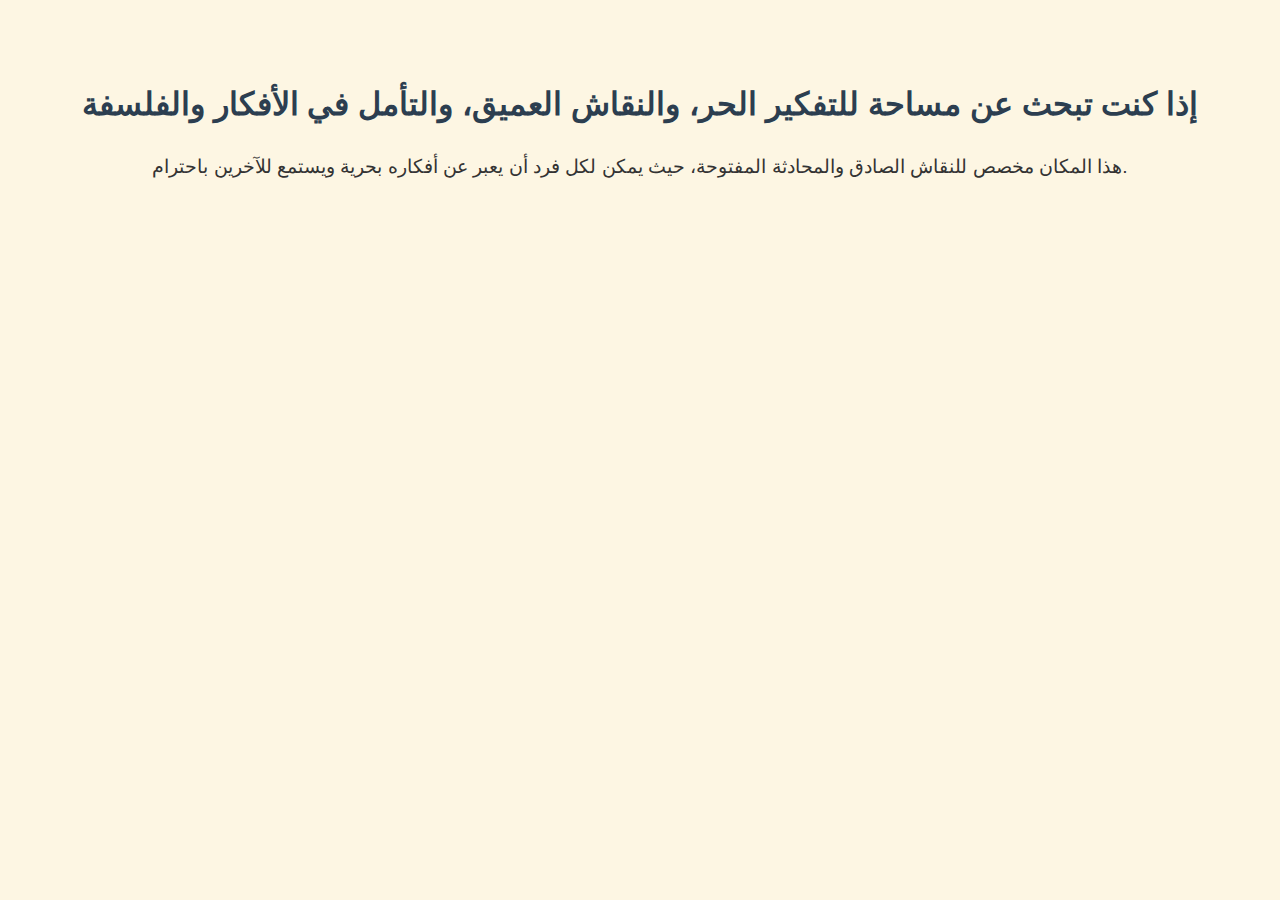
<file: index.html>
<!DOCTYPE html>
<html lang="ar">
<head>
    <meta charset="UTF-8">
    <title>Sophia Philosophy Club</title>
    <style>
        body {
            font-family: "Tahoma", sans-serif;
            background-color: #fdf6e3;
            color: #333;
            text-align: center;
            padding: 50px;
            line-height: 1.6;
        }
        h1 {
            color: #2c3e50;
        }
        p {
            font-size: 1.2em;
            margin-top: 20px;
        }
    </style>
</head>
<body>
    <h1>إذا كنت تبحث عن مساحة للتفكير الحر، والنقاش العميق، والتأمل في الأفكار والفلسفة</h1>
    <p>هذا المكان مخصص للنقاش الصادق والمحادثة المفتوحة، حيث يمكن لكل فرد أن يعبر عن أفكاره بحرية ويستمع للآخرين باحترام.</p>
</body>
</html>
</file>
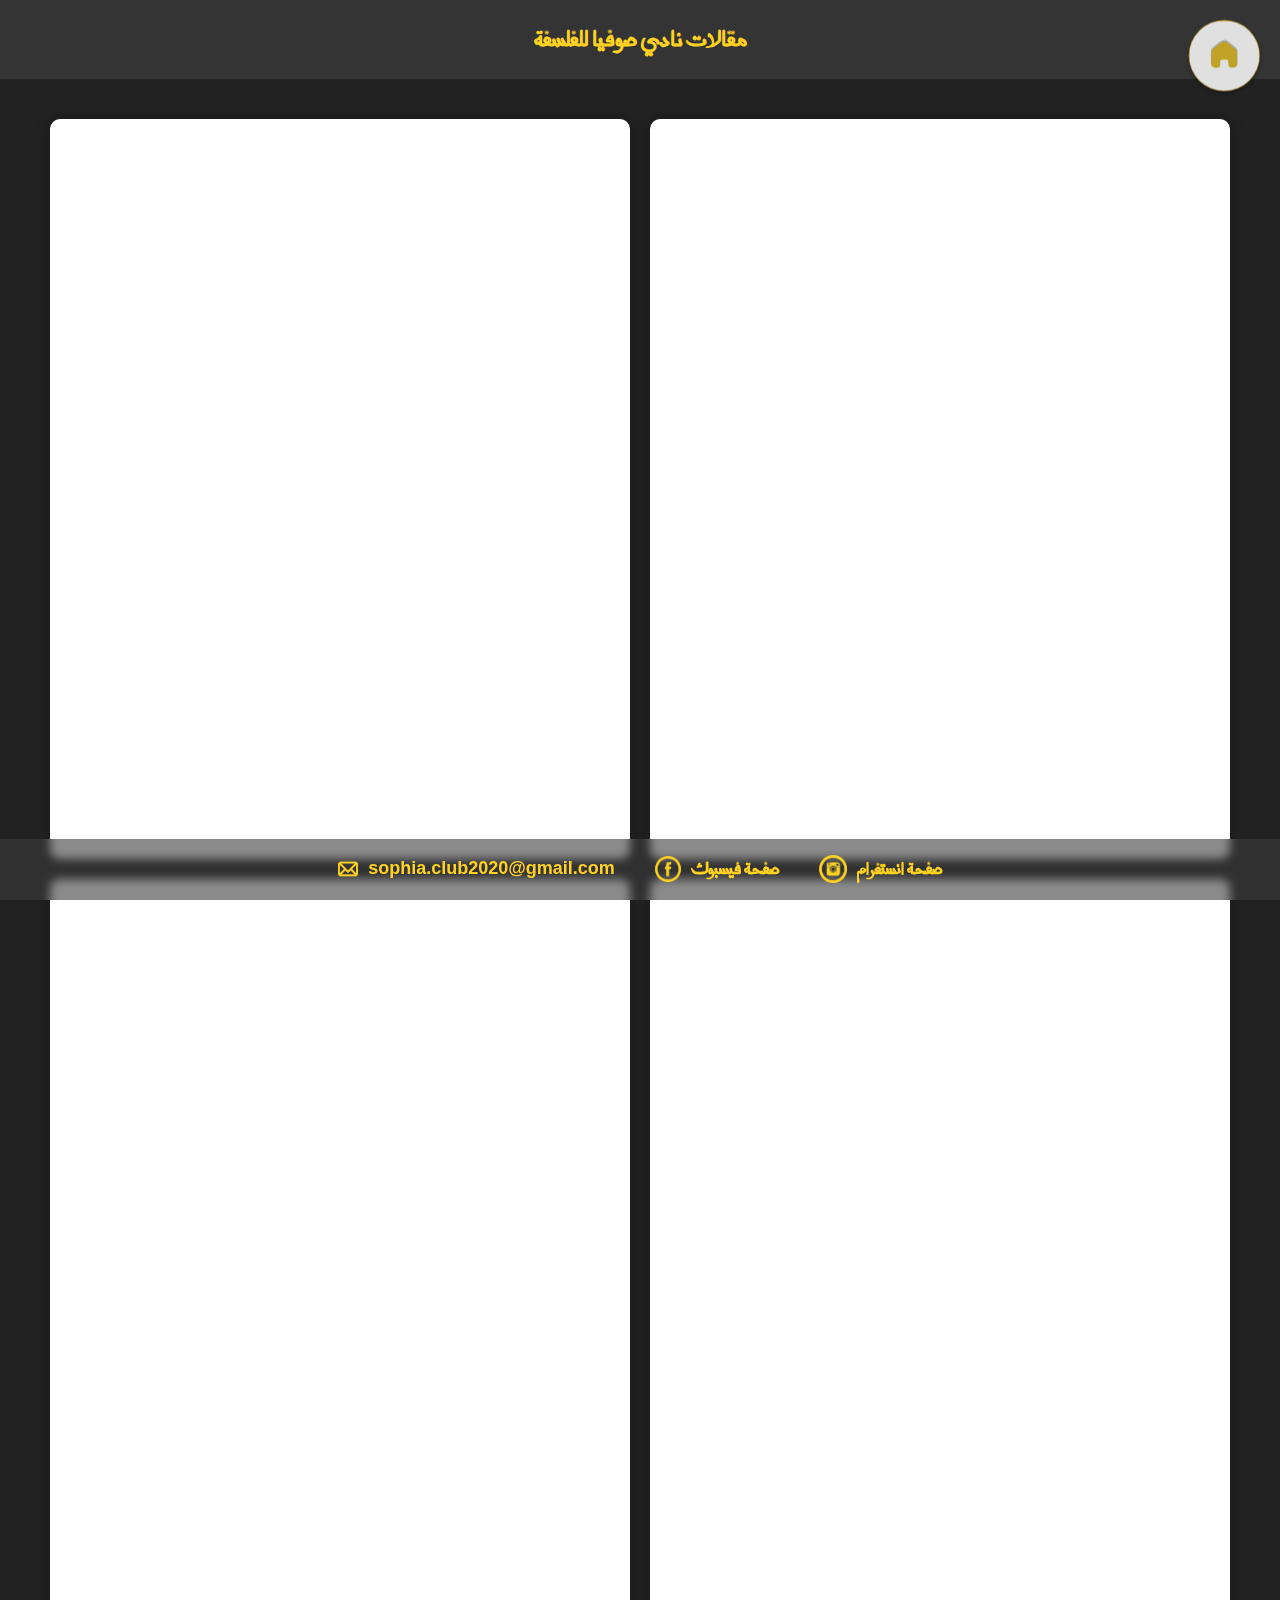
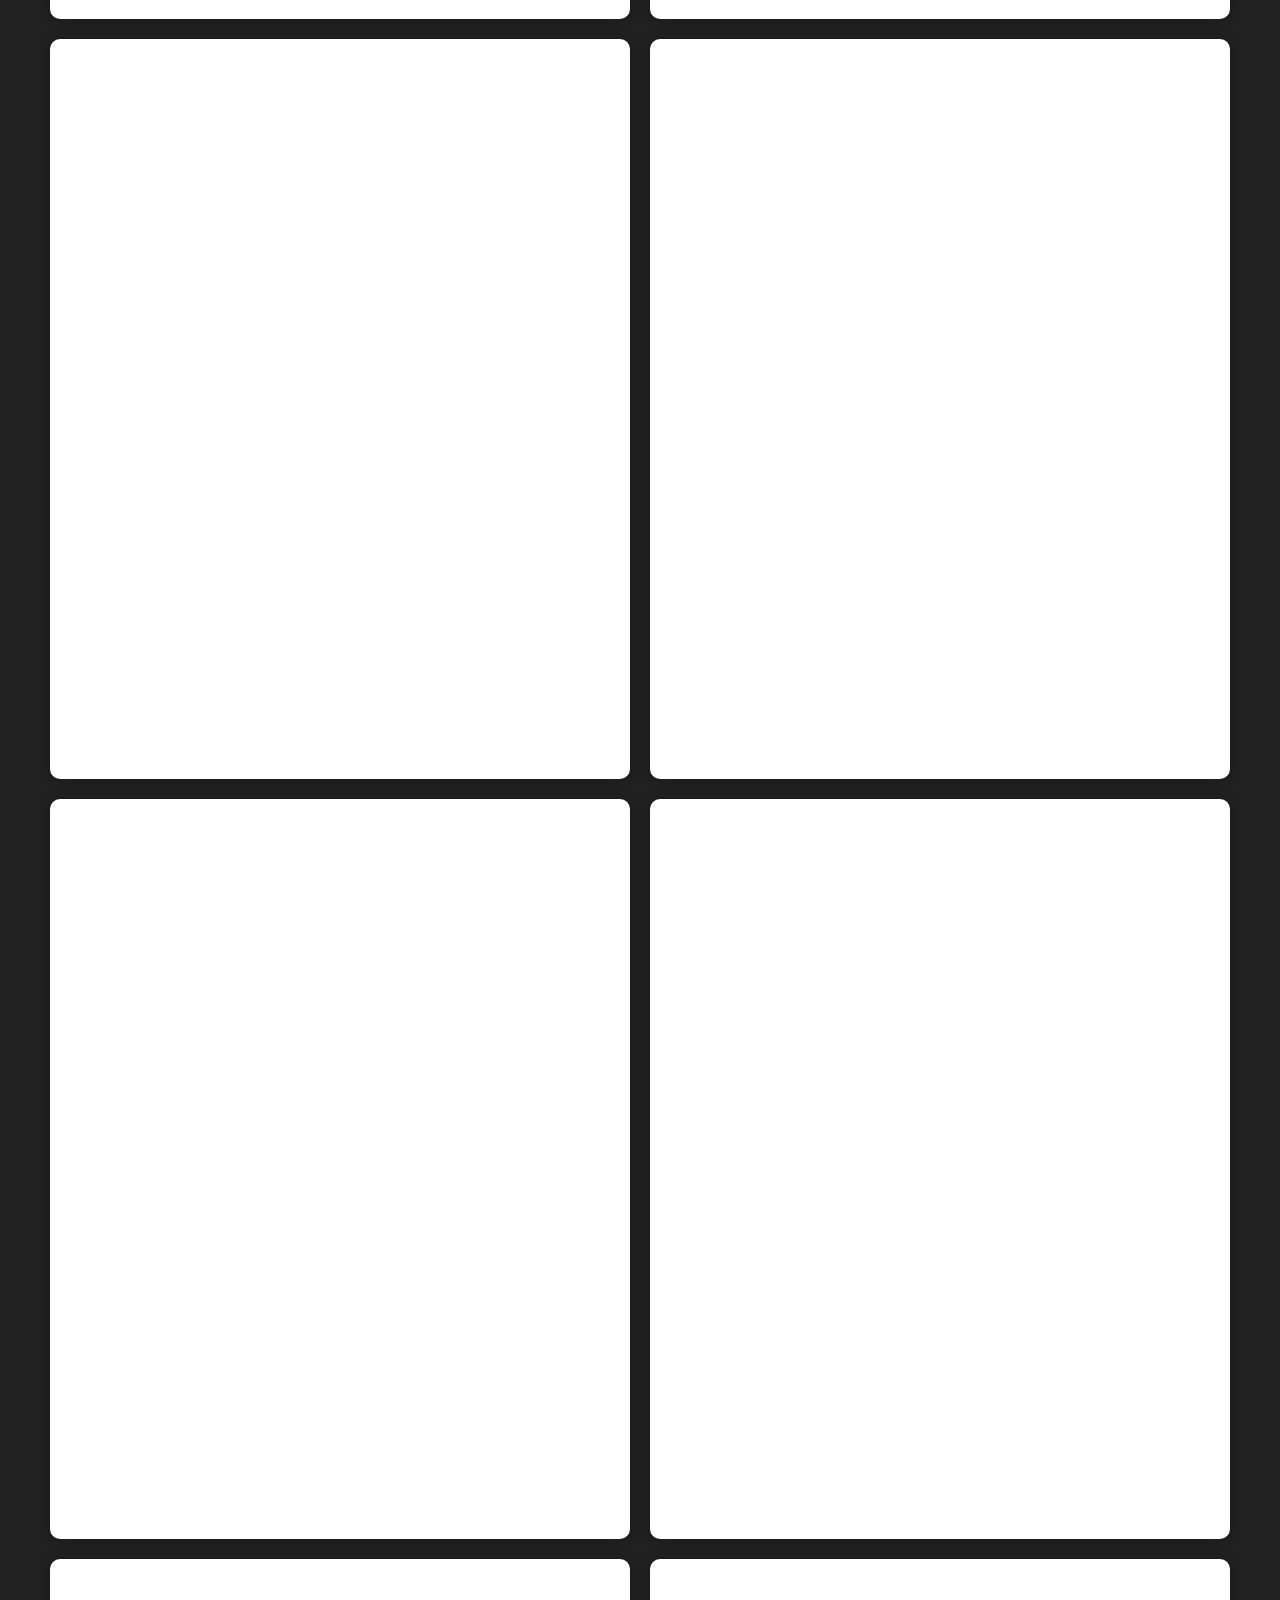
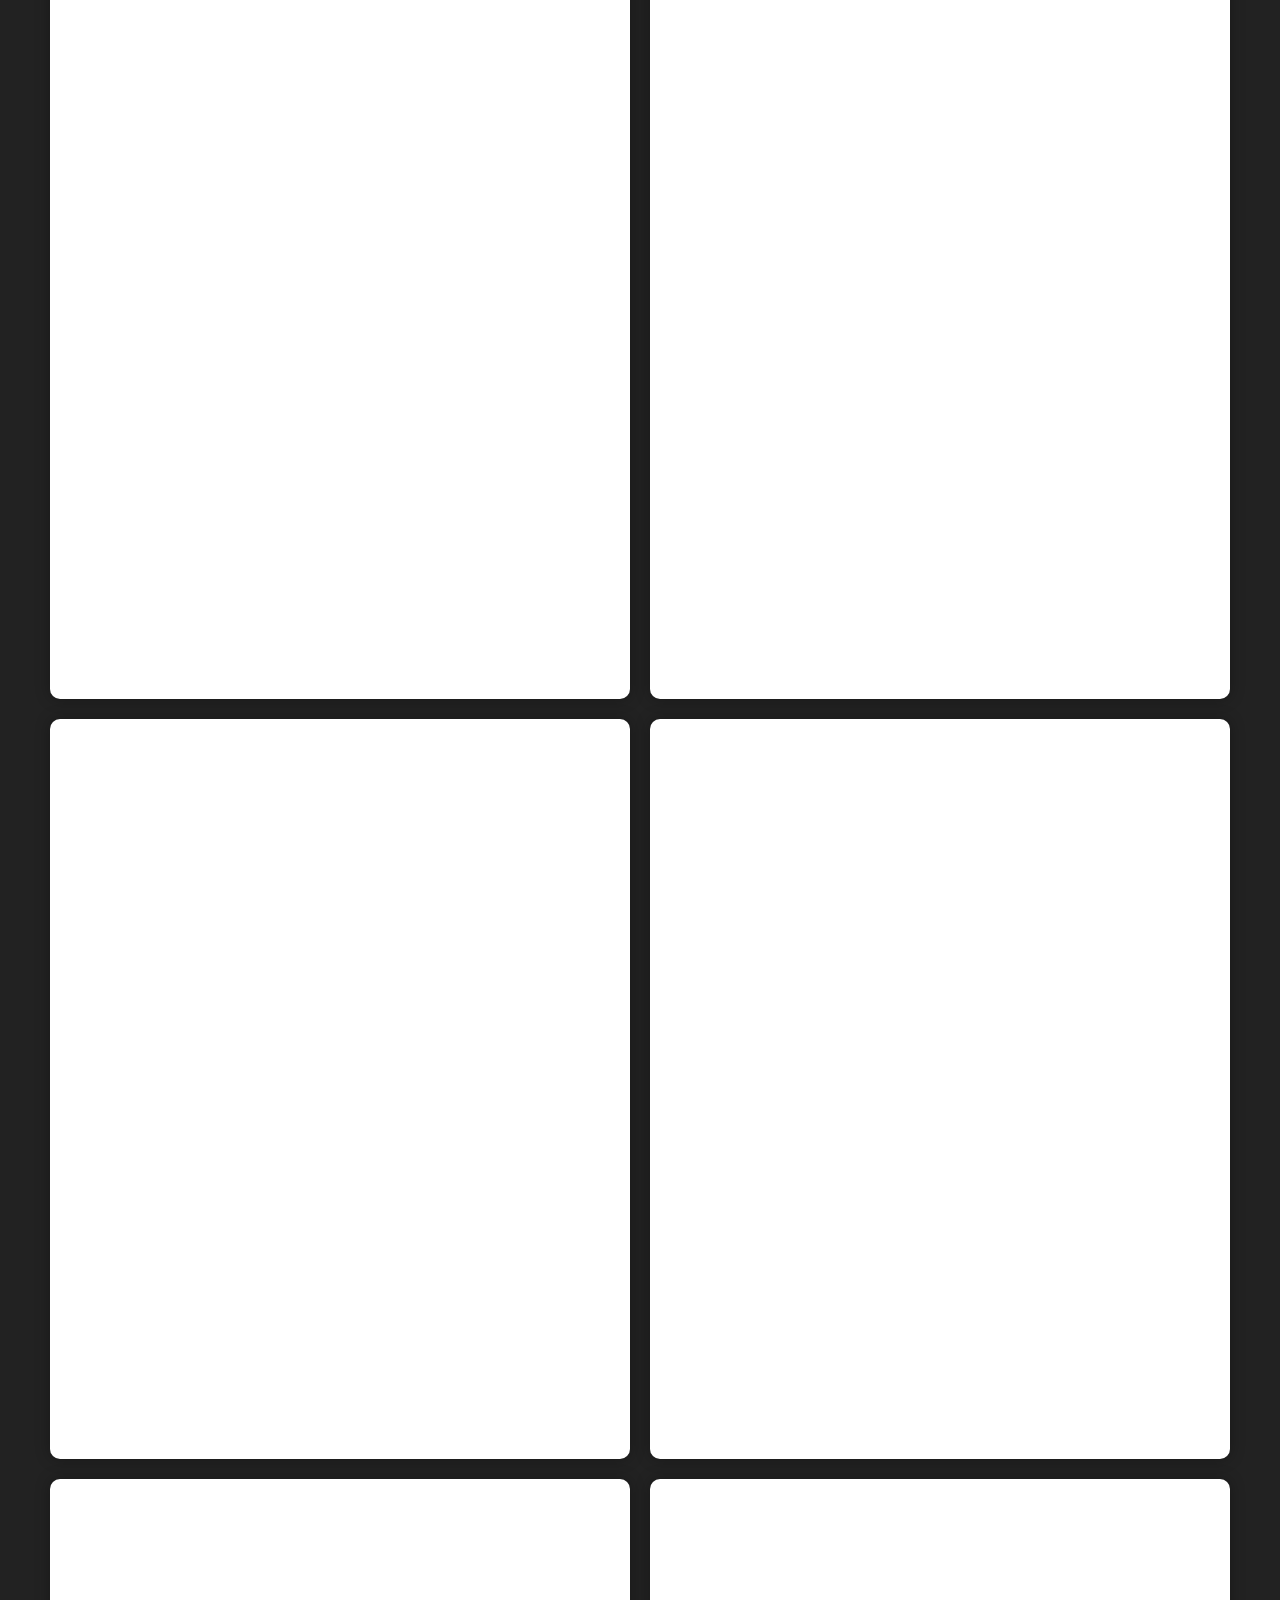
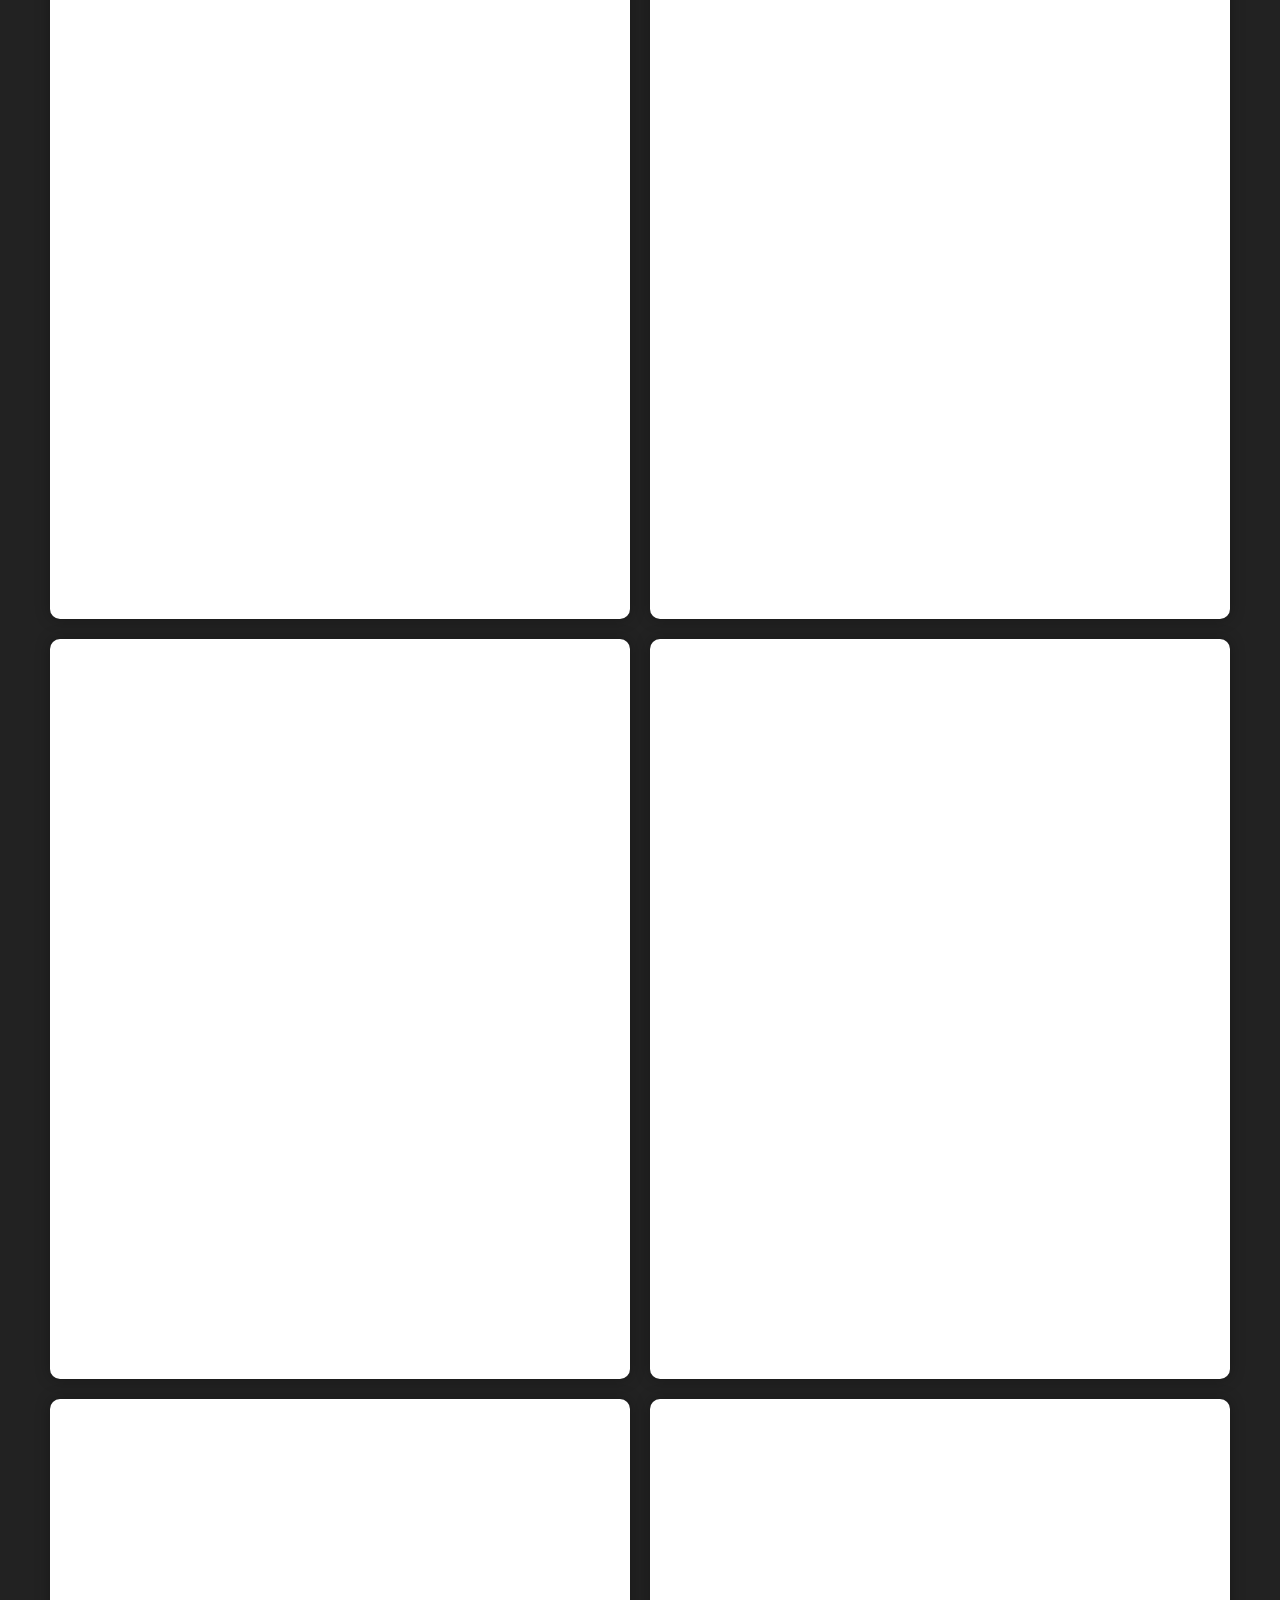
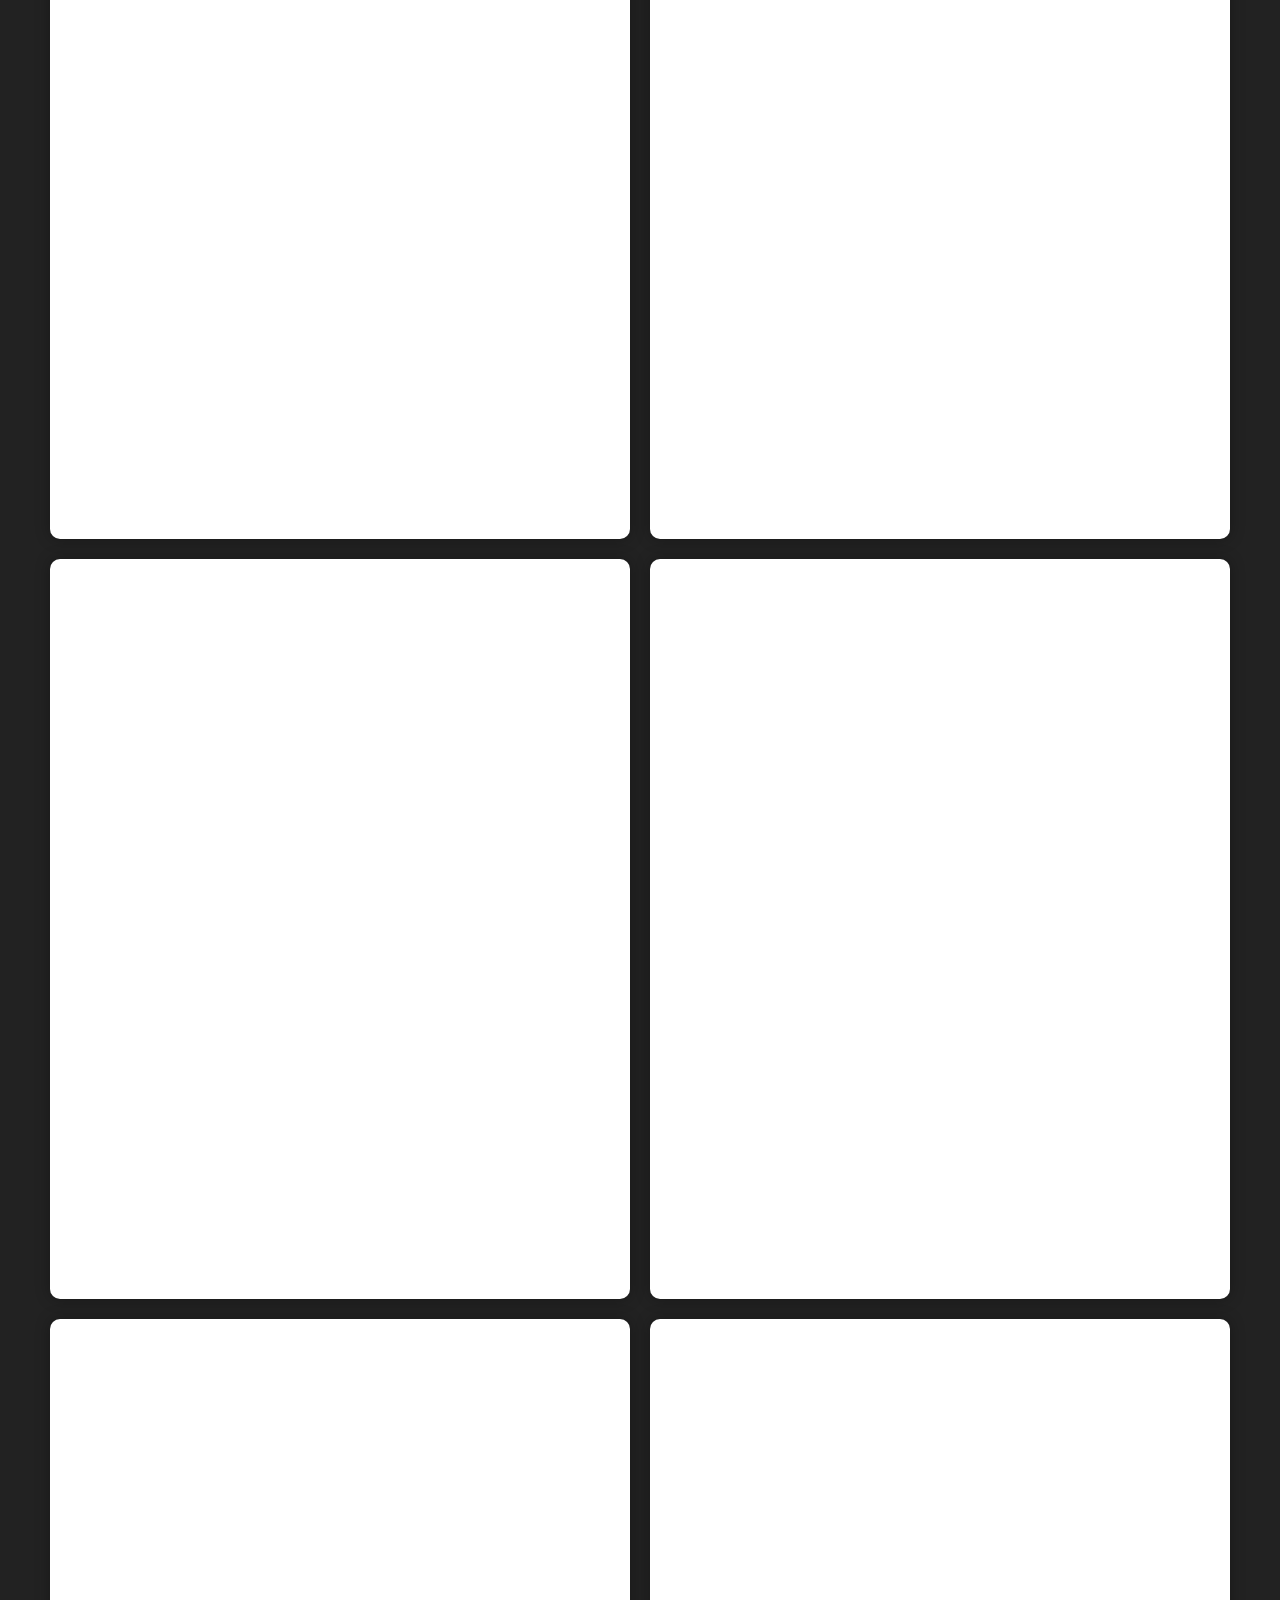
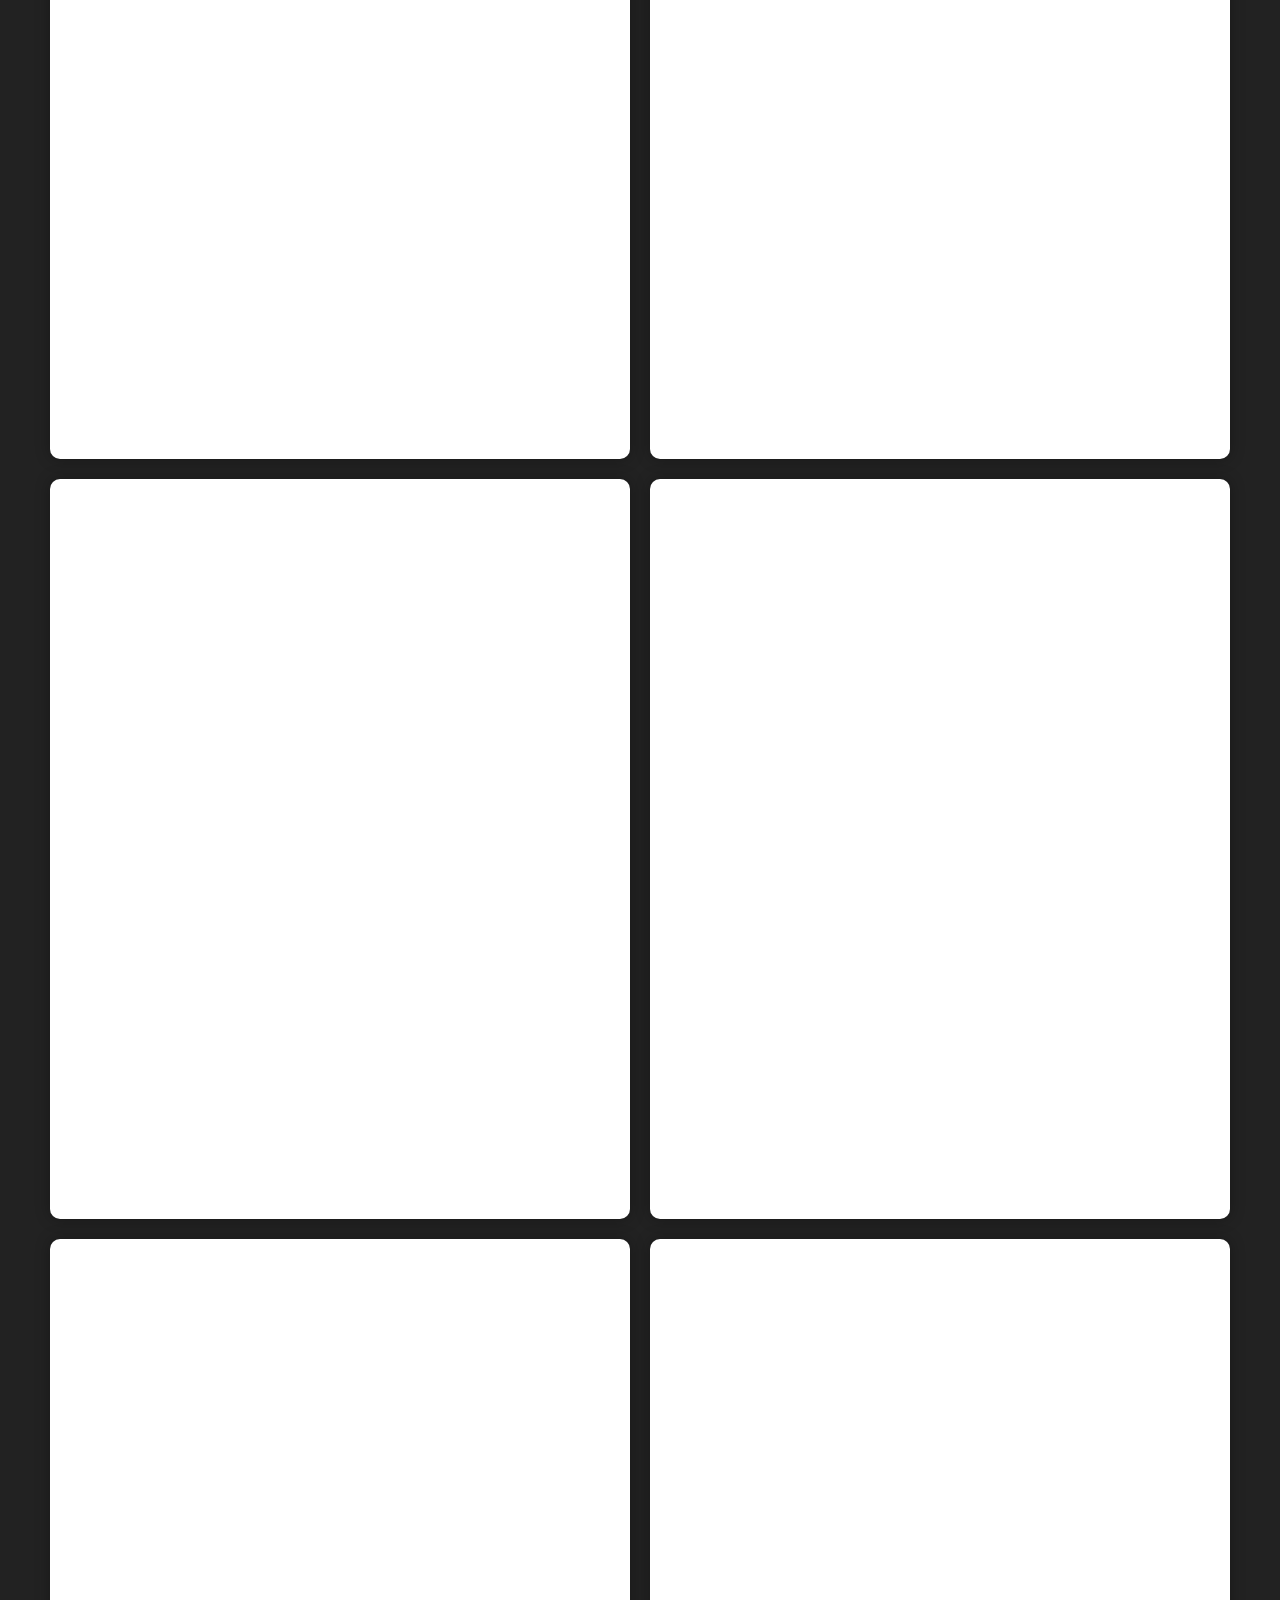
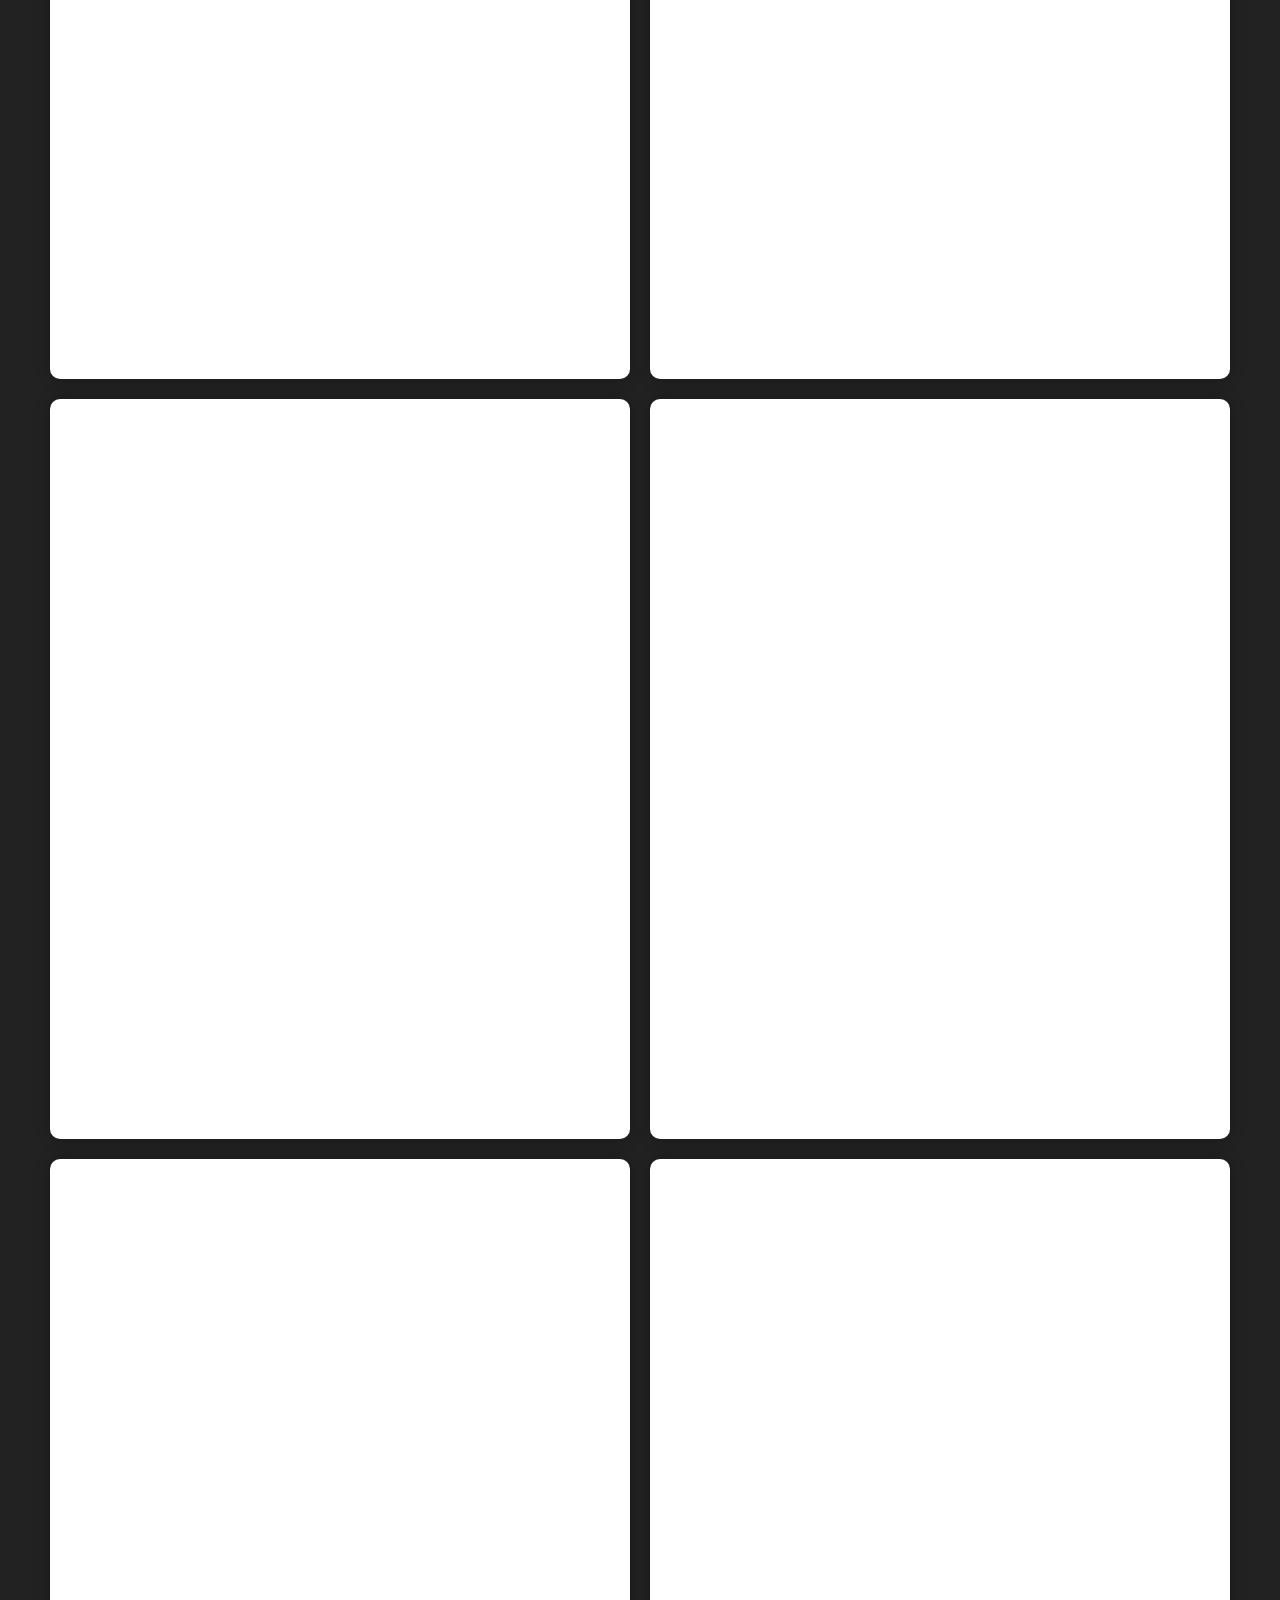
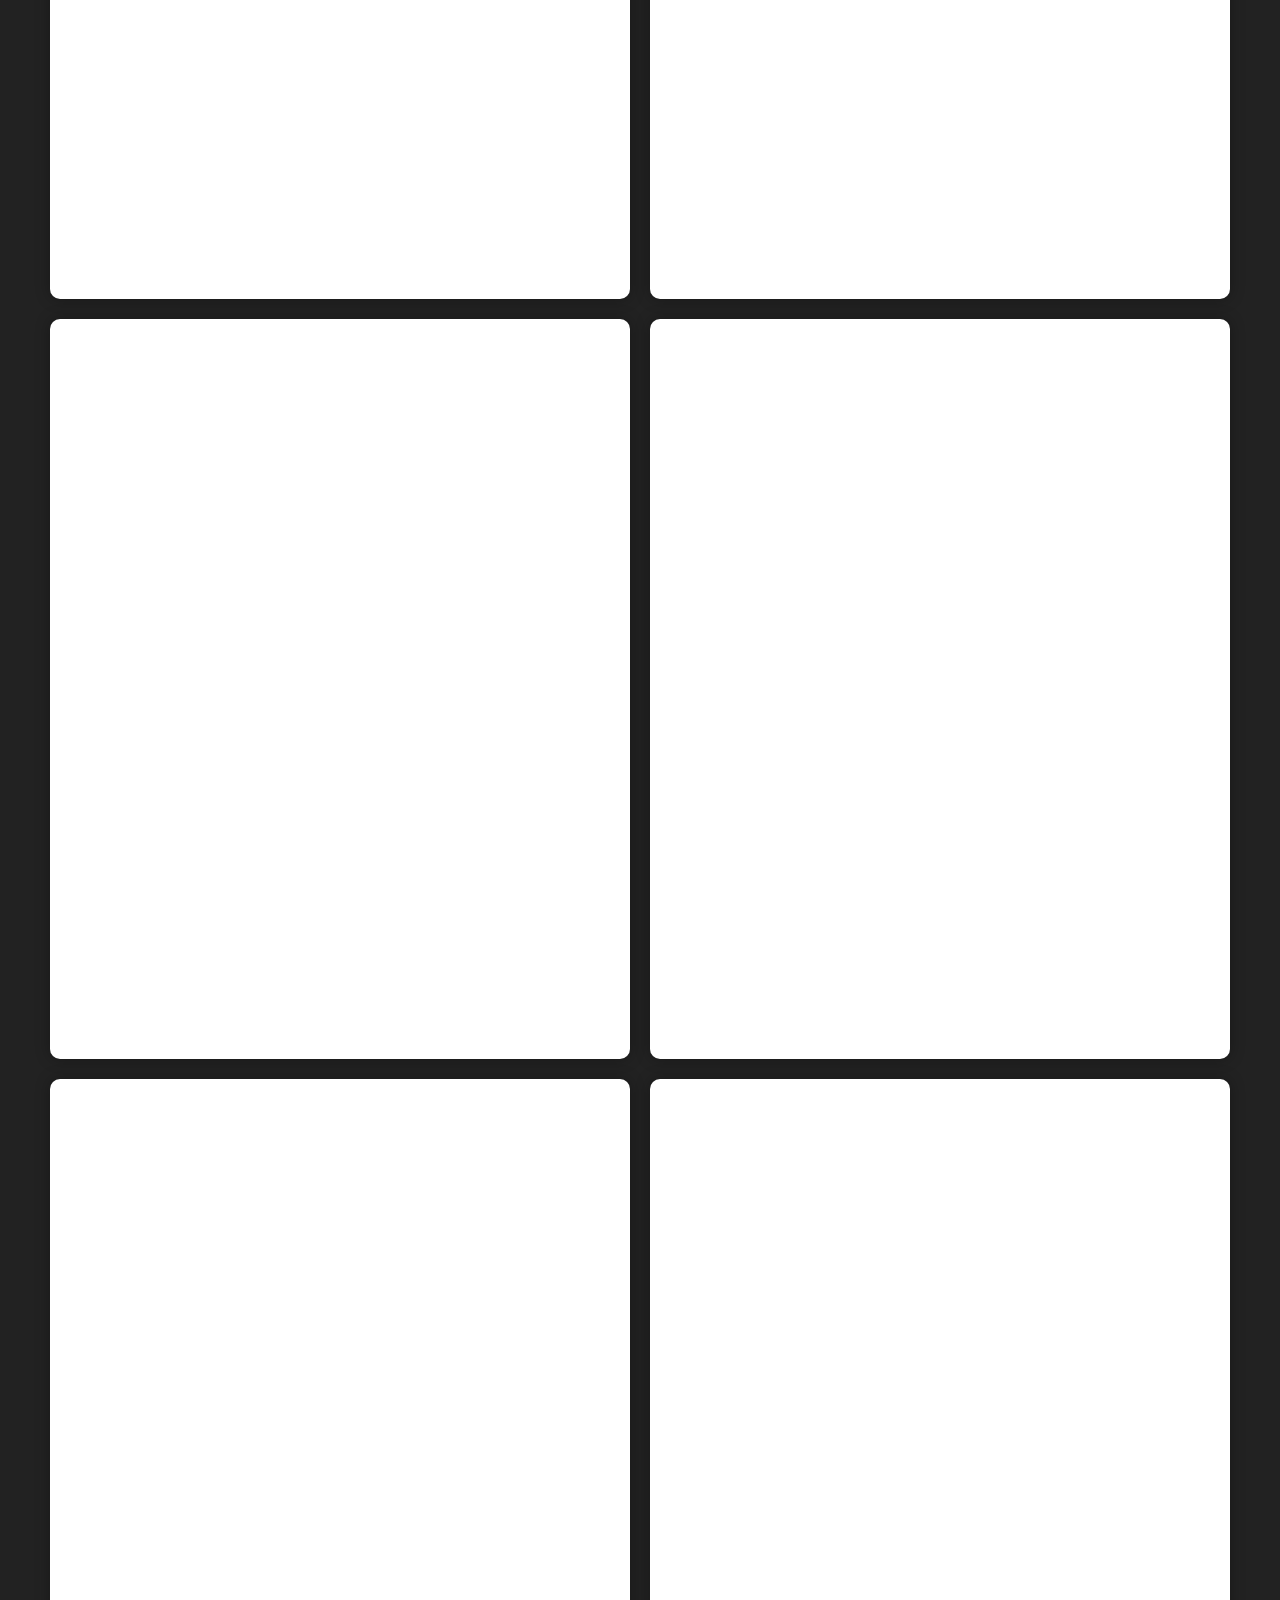
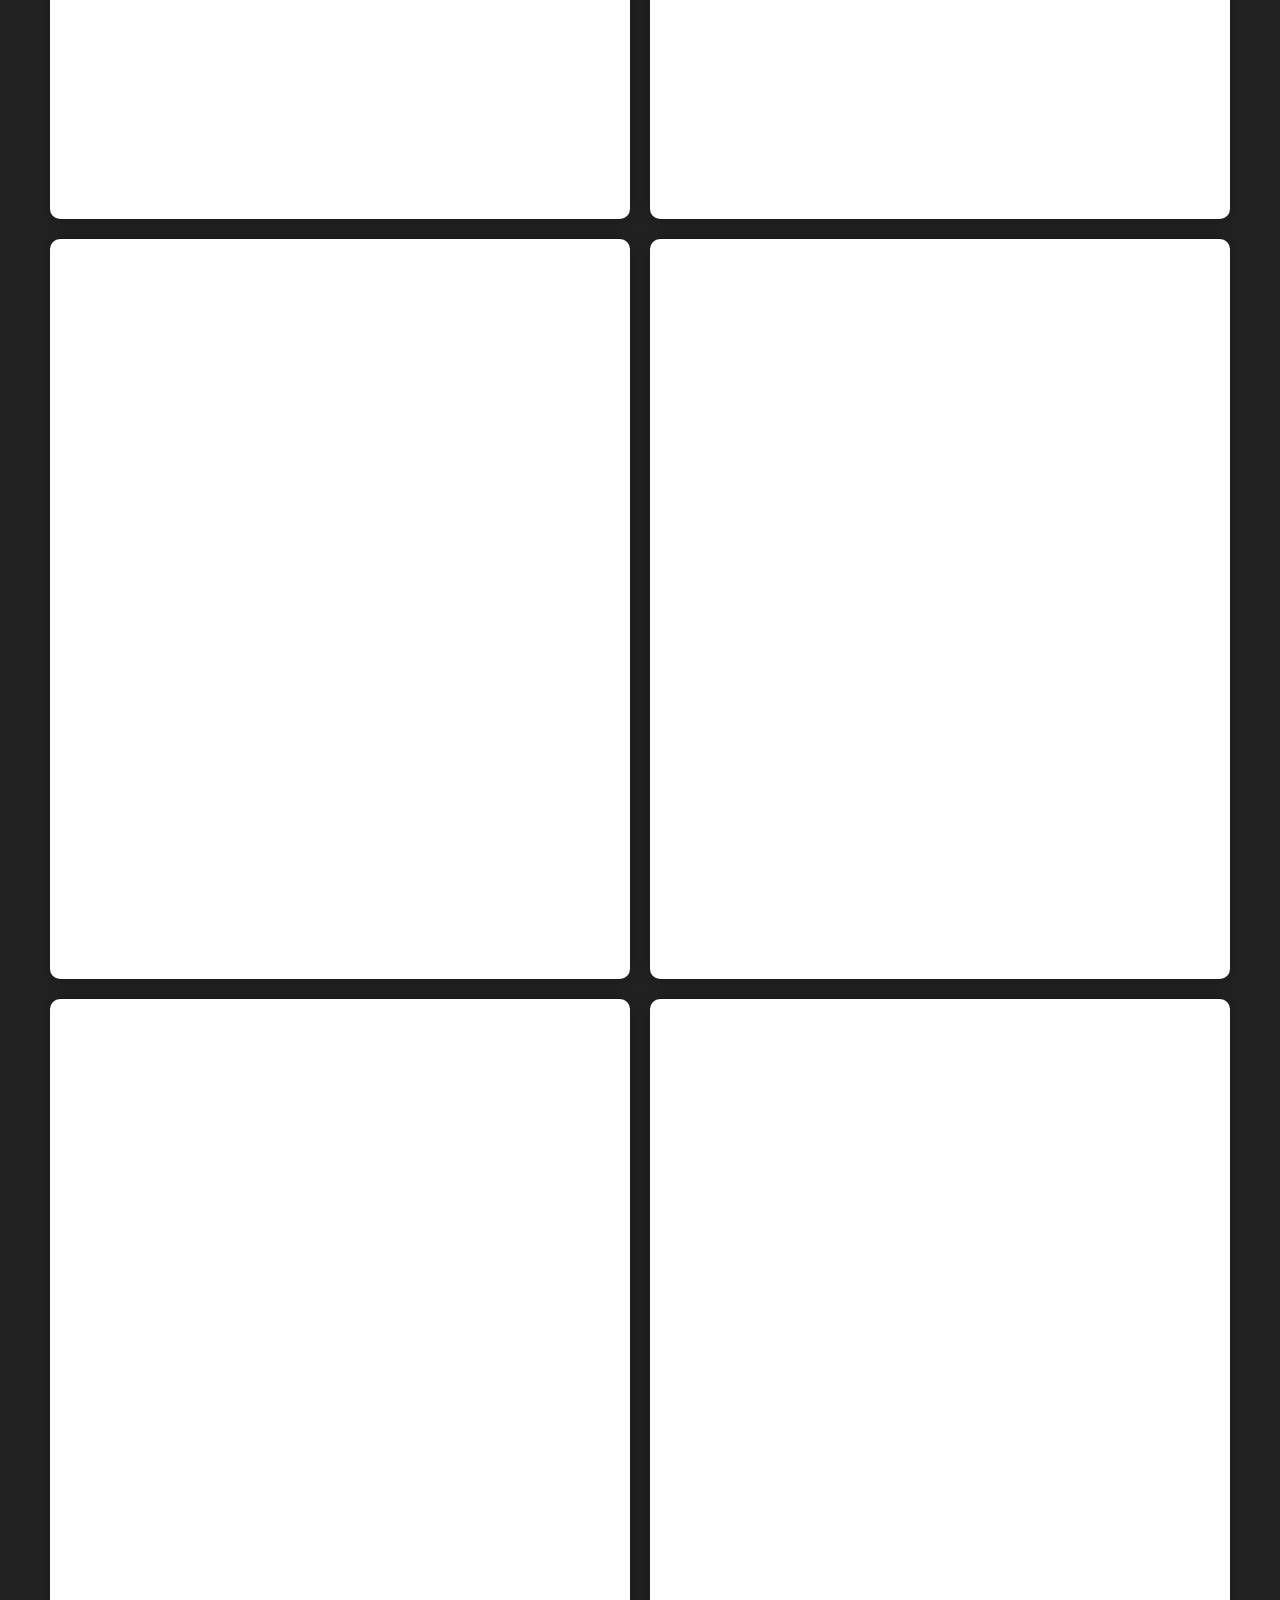
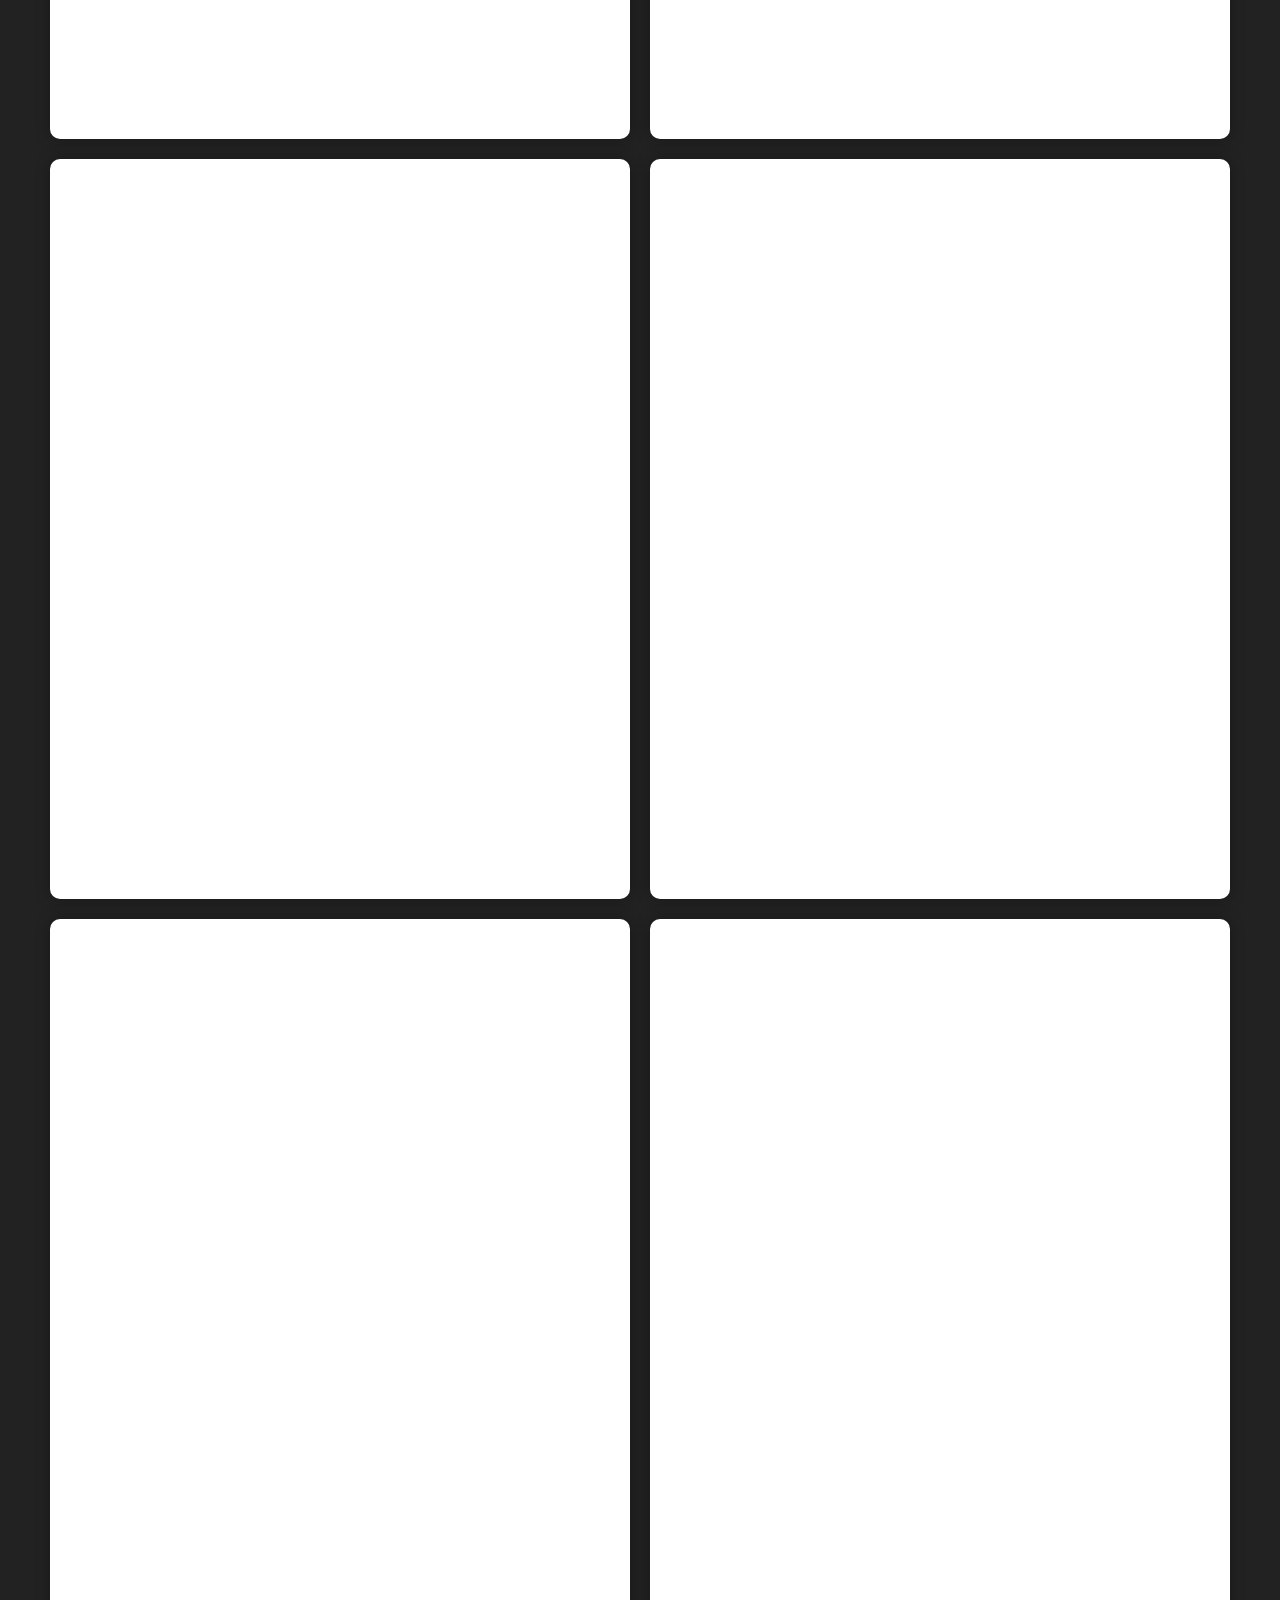
<file: articles.html>
<!-- Credits: -->
<!-- "Confetti button" by Mikael Ainalem on CodePen: https://codepen.io/ainalem/pen/zXoEmx -->

<!DOCTYPE html>
<html lang="ar">

<head>
    <meta charset="UTF-8">
    <title>مقالات نادي صوفيا للفلسفة</title>
    <link rel="icon" type="image/jpeg" href="images/sophia.jpg">

    <meta name="viewport" content="width=device-width, initial-scale=1.0">
    <style>
        @font-face {
            font-family: 'Taro';
            src: url('fonts/alfont_com_taro.ttf') format('truetype');
            font-weight: normal;
            font-style: normal;
        }

        /* Prevent horizontal scroll */
        html,
        body {
            margin: 0;
            padding: 0;
            overflow-x: hidden;
            font-family: "Arial", sans-serif;
            background-color: #222222;
            color: #FFD120;
            display: flex;
            flex-direction: column;
            align-items: center;
            min-height: 100vh;
            box-sizing: border-box;
        }

        header {
            width: 100%;
            padding: 20px;
            text-align: center;
            background-color: rgba(60, 60, 60, 0.7);
            font-size: 24px;
            font-weight: bold;

            /* Apply Taro font */
            font-family: 'Taro', Arial, sans-serif;
        }


        /* Container for all Facebook posts */
        .fb-posts-container {
            display: flex;
            flex-wrap: wrap;
            justify-content: center;
            gap: 20px;
            margin: 40px 0;
            width: 100%;
            box-sizing: border-box;
            padding: 0 10px;
            /* small padding to prevent overflow on small screens */
        }

        /* White container for Facebook post */
        .fb-post-wrapper {
            background: white;
            padding: 10px;
            border-radius: 10px;
            box-shadow: 0 0 15px rgba(0, 0, 0, 0.3);
            width: 100%;
            max-width: 580px;
            box-sizing: border-box;
            position: relative;
            /* required for pointer-events trick */
            overflow: hidden;
        }

        .fb-post-wrapper iframe,
        .fb-post-wrapper video {
            width: 100%;
            height: auto;
            min-height: 80vh;
            /* relative to viewport height */
            max-height: 90vh;
            /* prevents it from being too tall */
            border-radius: 5px;
            pointer-events: auto;
            touch-action: pan-y;
            display: block;
        }

        /* Enable iframe interaction when tapped */
        .fb-post-wrapper.active iframe {
            pointer-events: auto;
        }

        /* Video description inside wrapper */
        .video-description {
            margin: 12px auto 0 auto;
            background: #f7f7f7;
            padding: 12px;
            border-radius: 5px;
            line-height: 1.6;
            font-size: 16px;
            color: #000;
            text-align: right;
            width: 95%;
            max-width: 95%;
            box-sizing: border-box;
        }

        footer {
            position: fixed;
            bottom: 0;
            left: 0;
            width: 100%;
            background: rgba(60, 60, 60, 0.6);
            color: #FFD120;
            font-size: 18px;
            line-height: 1.6;
            padding: 15px 0;
            display: flex;
            justify-content: center;
            gap: 40px;
            z-index: 20;
            backdrop-filter: blur(5px);
        }

        footer a {
            color: #FFD120;
            text-decoration: none;
            font-weight: bold;
            transition: color 0.3s;
        }

        footer a:hover {
            color: #ffffff;
        }

        /* ===== Canvas Button (isolated) ===== */
        .canvas-button {
            position: fixed;
            top: 20px;
            right: 20px;
            z-index: 999;
            transform: scale(0.7);
            transform-origin: top right;

            background-color: rgba(255, 209, 32, 0.7);
            padding: 1px;
            /* controls size of the yellow background */
            border-radius: 50%;
            /* keeps it circular */
        }


        /* Button visuals */
        .hover {
            border-radius: 50px;
            box-shadow: 0 3px 6px rgba(0, 0, 0, 0.16),
                0 3px 6px rgba(0, 0, 0, 0.23);
            cursor: pointer;
            height: 100px;
            width: 100px;
            position: relative;
        }

        .shadow {
            position: absolute;
            margin-top: 2px;
        }

        .hover svg {
            width: 100%;
            height: 100%;
            display: block;
        }

        .clip {
            background-color: #e0e0e0;
            /* soft grey */
            border-radius: 50px;
            height: 100px;
            width: 100px;
            position: absolute;
            clip-path: polygon(0% 0%,
                    0% 52.447069%,
                    30.844539% 52.447%,
                    30.844539% 50.237396%,
                    30.844539% 48.027791%,
                    30.844539% 45.818186%,
                    30.844539% 43.608582%,
                    31.074905% 42.257032%,
                    31.65035% 40.866508%,
                    32.397397% 39.609496%,
                    33.142567% 38.658487%,
                    35.677378% 36.327021%,
                    39.127089% 33.663669%,
                    43.075878% 30.89027%,
                    47.107926% 28.228662%,
                    48.519882% 27.751201%,
                    50.433213% 27.58916%,
                    52.319085% 27.746871%,
                    53.648664% 28.228662%,
                    57.127578% 30.883904%,
                    60.932631% 33.942292%,
                    64.454458% 36.928097%,
                    67.083693% 39.365593%,
                    67.93372% 40.373944%,
                    68.477633% 41.419308%,
                    68.766519% 42.631058%,
                    68.851461% 44.138564%,
                    68.851461% 48.469673%,
                    68.851461% 52.800782%,
                    68.851461% 57.131891%,
                    68.851461% 61.463%,
                    68.394148% 63.593607%,
                    67.234211% 65.271838%,
                    65.689655% 66.371396%,
                    64.078489% 66.765981%,
                    62.752664% 66.765981%,
                    61.426839% 66.765981%,
                    60.101013% 66.765981%,
                    58.775188% 66.765981%,
                    57.551799% 66.396236%,
                    56.538683% 65.455904%,
                    55.848324% 64.198338%,
                    55.593208% 62.876894%,
                    55.593208% 61.595263%,
                    55.593208% 60.313632%,
                    55.593208% 59.032001%,
                    55.593208% 57.75037%,
                    55.372582% 56.844737%,
                    54.769169% 56.243166%,
                    53.870669% 55.909062%,
                    52.764781% 55.805826%,
                    51.262179% 55.805826%,
                    49.759577% 55.805826%,
                    48.256975% 55.805826%,
                    46.754373% 55.805826%,
                    45.512872% 56.016456%,
                    44.683926% 56.588476%,
                    44.22729% 57.432085%,
                    44.102723% 58.457477%,
                    44.119797% 59.641849%,
                    44.1179% 60.911742%,
                    44.108414% 62.368716%,
                    44.102723% 64.114331%,
                    43.898513% 65.255375%,
                    43.351924% 66.213805%,
                    42.562016% 66.873799%,
                    41.627849% 67.119535%,
                    40.257829% 67.119535%,
                    38.88781% 67.119535%,
                    37.517791% 67.119535%,
                    36.147771% 67.119535%,
                    34.388618% 66.605533%,
                    32.669023% 65.277485%,
                    31.362995% 63.456329%,
                    30.844539% 61.463%,
                    30.844539% 59.209%,
                    30.844539% 56.955%,
                    30.844539% 54.701%,
                    30.844539% 52.447%,
                    0% 52.447%,
                    0% 100%,
                    100% 100%,
                    100% 0%);
        }


        .hover:hover .clip {
            background-color: #f8f8f8;
        }

        .hover:active {
            transform: translateY(2px);
        }

        /* Canvas container */
        .container {
            clip-path: circle(40px at 45px 50%);
            height: 90px;
            width: 90px;
            overflow: hidden;
            position: absolute;
            top: 5px;
            left: 5px;
        }

        #canvas {
            position: absolute;
            top: 50%;
            left: 50%;
            transform: translate(-50%, -50%);
        }

        /* Remove the blue outline when clicking/tapping */
        a,
        button {
            outline: none;
            /* remove default outline */
            -webkit-tap-highlight-color: transparent;
            /* remove tap highlight on mobile */
        }

        /* Optional: remove focus shadow on your hover div */
        .hover:focus,
        .hover:active {
            outline: none;
            box-shadow: none;
        }

        /* Tablets */
        @media screen and (max-width: 900px) {

            .canvas-button {
                transform: scale(0.6);
                /* slightly smaller yellow background */
                padding: 0.5px;
                /* adjust background padding */
                top: 15px;
                right: 15px;
            }

            .hover {
                width: 80px;
                height: 80px;
            }

            .clip {
                width: 80px;
                height: 80px;
            }


            .fb-post-wrapper {
                max-width: 90%;
            }

            .fb-post-wrapper iframe,
            .fb-post-wrapper video {
                min-height: 45vh;
                /* smaller for tablets */
                max-height: 80vh;
            }
        }

        /* Mobile screens */
        @media screen and (max-width: 600px) {

            .canvas-button {
                transform: scale(0.5);
                padding: 1px;
                /* keep yellow circle visible */
                top: 10px;
                right: 10px;
            }

            /* remove grey rectangular background entirely */
            .clip {
                width: 80px;
                height: 80px;
            }


            .fb-posts-container {
                flex-direction: column;
                align-items: center;
                padding: 0 5px;
            }

            .fb-post-wrapper {
                width: 95vw;
                max-width: 95vw;
            }

            .fb-post-wrapper iframe,
            .fb-post-wrapper video {
                width: 100%;
                height: auto;
                min-height: 65vh;
                /* smaller for mobile */
                max-height: 70vh;
                pointer-events: none;
                /* still disabled by default on mobile */
                touch-action: pan-y;
            }

            .fb-post-wrapper.active iframe {
                pointer-events: auto;
                /* enabled on tap */
            }

            .video-description {
                width: 90%;
                max-width: 90%;
                font-size: 15px;
                margin: 12px auto 0 auto;
            }

            footer {
                flex-direction: column;
                gap: 4px;
                font-size: 14px;
                padding: 6px 0;
            }

            footer span {
                display: flex;
                align-items: center;
                gap: 6px;
            }

            footer img {
                width: 18px !important;
                vertical-align: middle;
            }
        }

        .arabic {
            font-family: 'Taro', Arial, sans-serif;
        }

        /* Adjust footer dynamically for short screens */
        @media screen and (max-height: 600px) {
            footer {
                font-size: clamp(12px, 2vw, 14px);
                /* smaller text on short screens */
                padding: clamp(4px, 1.5vh, 6px) 0;
                /* reduce vertical padding */
                gap: clamp(2px, 1vw, 6px);
                /* reduce space between items */
            }

            footer img {
                width: clamp(14px, 3vw, 18px);
                /* scale icons smaller */
            }
        }

        /* Adjust footer dynamically for very short screens */
        @media screen and (max-height: 400px) {
            footer {
                font-size: clamp(10px, 1.5vw, 12px);
                /* even smaller text */
                padding: clamp(2px, 1vh, 4px) 0;
                /* minimal vertical padding */
                gap: clamp(1px, 0.5vw, 3px);
                /* minimal spacing */
            }

            footer img {
                width: clamp(12px, 2.5vw, 14px);
                /* smaller icons */
            }
        }
    </style>


</head>

<header>مقالات نادي صوفيا للفلسفة</header>

<body>

    <div class="canvas-button">
        <div class="container">
            <canvas id="canvas"></canvas>
        </div>
        <a href="home.html" id="confetti-link">
            <div class="hover">
                <svg class="shadow" xmlns="http://www.w3.org/2000/svg" width="100" height="100" viewBox="0 0 100 100">
                    <defs>
                        <filter id="a" x="-.024" width="1.048" y="-.024" height="1.048">
                            <feGaussianBlur stdDeviation="1" />
                        </filter>
                    </defs>
                    <path d="M20 20v32.36h10.845v-8.837c0-1.7 1.383-3.963
  2.298-4.95
  2.585-2.79 8.72-7.055 13.965-10.43 1.314-.845 5.374-.86
  6.54
  0 4.15 3.06 10.796 8.464 13.436 11.137 1.36 1.377 1.768
  2.508 1.768 4.773v17.324c0 3.086-2.722 5.303-4.773
  5.303h-5.304c-1.722
  0-3.182-2.197-3.182-3.89v-5.126c0-1.426-1.255-1.944-2.83-1.944h-6.01c-1.947
  0-2.688 1.203-2.65 2.65.04 1.57 0 3.093 0 5.658 0
  1.592-1.178 3.006-2.476 3.006h-5.48c-2.205
  0-5.157-3.03-5.303-5.657V52.36H20V80h60V20z" fill="#9eabb0" fill-rule="evenodd" stroke="#9eabb0" filter="url(#a)" />
                </svg>
                <div class="clip"></div>
            </div>
        </a>
    </div>

    <script>
        const canvas = document.querySelector("#canvas");
        const ctx = canvas.getContext("2d");
        const container = document.querySelector(".container");
        const link = document.querySelector("#confetti-link");

        const config = { particleNumber: 300, maxParticleSize: 6, maxSpeed: 6, colorVariation: 40 };

        function adjustConfigForScreen() {
            if (window.innerWidth <= 600) {
                config.maxParticleSize = 3; config.maxSpeed = 3; config.particleNumber = 150;
            } else if (window.innerWidth <= 900) {
                config.maxParticleSize = 4; config.maxSpeed = 4; config.particleNumber = 200;
            } else {
                config.maxParticleSize = 6; config.maxSpeed = 6; config.particleNumber = 300;
            }
        }
        adjustConfigForScreen();
        window.addEventListener("resize", adjustConfigForScreen);

        const colors = [
            { r: 255, g: 209, b: 32 },
            { r: 255, g: 223, b: 70 },
            { r: 255, g: 215, b: 0 },
            { r: 255, g: 230, b: 100 }
        ];

        let particles = [];
        function randomColor() { const c = colors[Math.floor(Math.random() * colors.length)]; return `rgba(${c.r},${c.g},${c.b},0.8)`; }
        function Particle(x, y) { this.x = x; this.y = y; this.r = Math.random() * config.maxParticleSize; this.vx = (Math.random() - 0.5) * config.maxSpeed; this.vy = (Math.random() - 0.5) * config.maxSpeed; this.c = randomColor(); }

        function draw() {
            ctx.clearRect(0, 0, canvas.width, canvas.height);
            const radius = Math.min(canvas.width, canvas.height) / 2;
            particles.forEach(p => {
                p.x += p.vx; p.y += p.vy;
                const dx = p.x - canvas.width / 2; const dy = p.y - canvas.height / 2;
                if (dx * dx + dy * dy > radius * radius) { p.x -= p.vx; p.y -= p.vy; p.vx *= -0.5; p.vy *= -0.5; }
                ctx.beginPath(); ctx.fillStyle = p.c; ctx.arc(p.x, p.y, p.r, 0, Math.PI * 2); ctx.fill();
            });
        }

        function resizeCanvas() {
            const rect = container.getBoundingClientRect();
            const padding = 6;
            canvas.width = rect.width + padding * 2;
            canvas.height = rect.height + padding * 2;
        }
        resizeCanvas();
        window.addEventListener("resize", resizeCanvas);

        link.addEventListener("click", e => {
            e.preventDefault(); // stop immediate navigation

            particles = [];
            const rect = canvas.getBoundingClientRect();
            const centerX = rect.width / 2, centerY = rect.height / 2;
            for (let i = 0; i < config.particleNumber; i++) particles.push(new Particle(centerX, centerY));

            let i = 0;
            const anim = setInterval(() => {
                draw();
                if (i++ > 30) clearInterval(anim);
            }, 16);

            // Delay navigation by 1 second
            setTimeout(() => { window.location.href = link.href; }, 1000);
        });
    </script>

    <div class="fb-posts-container">
        <div class="fb-post-wrapper">
            <iframe
                data-src="https://www.facebook.com/plugins/post.php?href=https%3A%2F%2Fwww.facebook.com%2Fpermalink.php%3Fstory_fbid%3Dpfbid02qJaoB8RaztK7PgG6vssZYFivA272KkTuBRbkwhVucT5Bve878nU9K9wwHKqQiozgl%26id%3D100063707634531&show_text=true"
                style="border:none; overflow:hidden;" scrolling="no" frameborder="0" allowfullscreen="true"
                allow="autoplay; clipboard-write; encrypted-media; picture-in-picture; web-share">
            </iframe>
        </div>

        <div class="fb-post-wrapper">
            <iframe
                data-src="https://www.facebook.com/plugins/post.php?href=https%3A%2F%2Fwww.facebook.com%2Fpermalink.php%3Fstory_fbid%3Dpfbid02bamc7XJyoxdxUmVZZNV979D5dBb2FBLKdk7q7BeWfrdU3z8YoVdPUbQ2iFRMGEVNl%26id%3D100063707634531&show_text=true"
                style="border:none; overflow:hidden;" scrolling="no" frameborder="0" allowfullscreen="true"
                allow="autoplay; clipboard-write; encrypted-media; picture-in-picture; web-share">
            </iframe>
        </div>

        <div class="fb-post-wrapper">
            <iframe
                data-src="https://www.facebook.com/plugins/post.php?href=https%3A%2F%2Fwww.facebook.com%2Fpermalink.php%3Fstory_fbid%3Dpfbid02fWh5Tj5jA7cLnLPZo2P6Q5VojUxCKe1CALPmGciGX7h3yiuWRg3LoReBkr5X9vcil%26id%3D100063707634531&show_text=true"
                style="border:none; overflow:hidden;" scrolling="no" frameborder="0" allowfullscreen="true"
                allow="autoplay; clipboard-write; encrypted-media; picture-in-picture; web-share">
            </iframe>
        </div>

        <div class="fb-post-wrapper">
            <iframe
                data-src="https://www.facebook.com/plugins/post.php?href=https%3A%2F%2Fwww.facebook.com%2Fpermalink.php%3Fstory_fbid%3Dpfbid02WxL9k8Xr37nFoggcf4n6jLPxGKvwph1m2cwQZk2fUsRP9s2qpa4ZhFNMurYHSzY5l%26id%3D100063707634531&show_text=true"
                style="border:none; overflow:hidden;" scrolling="no" frameborder="0" allowfullscreen="true"
                allow="autoplay; clipboard-write; encrypted-media; picture-in-picture; web-share">
            </iframe>
        </div>

        <div class="fb-post-wrapper">
            <iframe
                data-src="https://www.facebook.com/plugins/post.php?href=https%3A%2F%2Fwww.facebook.com%2Fpermalink.php%3Fstory_fbid%3Dpfbid02Bb752viubcxsdgJvgau18SqZDpvp88mW45oqzXZnxUXon9hHK9mdVRgvgefYrhssl%26id%3D100063707634531&show_text=true"
                style="border:none; overflow:hidden;" scrolling="no" frameborder="0" allowfullscreen="true"
                allow="autoplay; clipboard-write; encrypted-media; picture-in-picture; web-share">
            </iframe>
        </div>
        <div class="fb-post-wrapper">
            <iframe
                data-src="https://www.facebook.com/plugins/post.php?href=https%3A%2F%2Fwww.facebook.com%2Fpermalink.php%3Fstory_fbid%3Dpfbid02T2C34kteg8kkJufpeidRTon9ocTp49TGyCcWdVzYLQTpmJeVKYseWVwG3Cv4cyxvl%26id%3D100063707634531&show_text=true"
                style="border:none; overflow:hidden;" scrolling="no" frameborder="0" allowfullscreen="true"
                allow="autoplay; clipboard-write; encrypted-media; picture-in-picture; web-share">
            </iframe>
        </div>

        <div class="fb-post-wrapper">
            <iframe
                data-src="https://www.facebook.com/plugins/post.php?href=https%3A%2F%2Fwww.facebook.com%2Fpermalink.php%3Fstory_fbid%3Dpfbid0xVsomyohZzb7rZXTMQUvDLK4LNwgmHKWHJbiQf3oMwmLJJqPpbihLdE3qG4nN9Knl%26id%3D100063707634531&show_text=true"
                style="border:none; overflow:hidden;" scrolling="no" frameborder="0" allowfullscreen="true"
                allow="autoplay; clipboard-write; encrypted-media; picture-in-picture; web-share">
            </iframe>
        </div>

        <div class="fb-post-wrapper">
            <iframe
                data-src="https://www.facebook.com/plugins/post.php?href=https%3A%2F%2Fwww.facebook.com%2Fpermalink.php%3Fstory_fbid%3Dpfbid02xbSmPrkweNVRH6SiDxS5ymx7gCG2TbGC9nJYwmT2iyVMBuQp3oG4TRrFjcukVJhnl%26id%3D100063707634531&show_text=true"
                style="border:none; overflow:hidden;" scrolling="no" frameborder="0" allowfullscreen="true"
                allow="autoplay; clipboard-write; encrypted-media; picture-in-picture; web-share">
            </iframe>
        </div>

        <div class="fb-post-wrapper">
            <iframe
                data-src="https://www.facebook.com/plugins/post.php?href=https%3A%2F%2Fwww.facebook.com%2Fpermalink.php%3Fstory_fbid%3Dpfbid0aZuWpGmX1eViYi4dLWSyYhfphF8fEKNXicFG72q5HwRX36QWE2UWogYR4kiLKvJel%26id%3D100063707634531&show_text=true"
                style="border:none; overflow:hidden;" scrolling="no" frameborder="0" allowfullscreen="true"
                allow="autoplay; clipboard-write; encrypted-media; picture-in-picture; web-share">
            </iframe>
        </div>

        <div class="fb-post-wrapper">
            <iframe
                data-src="https://www.facebook.com/plugins/post.php?href=https%3A%2F%2Fwww.facebook.com%2Fpermalink.php%3Fstory_fbid%3Dpfbid021DggVbkwE1pGiDDfU9ZoV7hNpRtevu9eK4oyeggkKoi9TrGBsPFj2bsGC5GHkAWpl%26id%3D100063707634531&show_text=true"
                style="border:none; overflow:hidden;" scrolling="no" frameborder="0" allowfullscreen="true"
                allow="autoplay; clipboard-write; encrypted-media; picture-in-picture; web-share">
            </iframe>
        </div>

        <div class="fb-post-wrapper">
            <iframe
                data-src="https://www.facebook.com/plugins/post.php?href=https%3A%2F%2Fwww.facebook.com%2Fpermalink.php%3Fstory_fbid%3Dpfbid0aRH91VnRWXZWfiuM3BxrJmMYGWiW8YSv8QeZByYYa3awqw1EbRXiaZWmw9vDGn6Yl%26id%3D100063707634531&show_text=true"
                style="border:none; overflow:hidden;" scrolling="no" frameborder="0" allowfullscreen="true"
                allow="autoplay; clipboard-write; encrypted-media; picture-in-picture; web-share">
            </iframe>
        </div>

        <div class="fb-post-wrapper">
            <iframe
                data-src="https://www.facebook.com/plugins/post.php?href=https%3A%2F%2Fwww.facebook.com%2Fpermalink.php%3Fstory_fbid%3Dpfbid01SMWNLCxM6st3YcTFbPiHXa1GVcLNmAvEba6L7pQfbTB6twqmi37rNSzB8FhzMwvl%26id%3D100063707634531&show_text=true"
                style="border:none; overflow:hidden;" scrolling="no" frameborder="0" allowfullscreen="true"
                allow="autoplay; clipboard-write; encrypted-media; picture-in-picture; web-share">
            </iframe>
        </div>

        <div class="fb-post-wrapper">
            <iframe
                data-src="https://www.facebook.com/plugins/post.php?href=https%3A%2F%2Fwww.facebook.com%2Fpermalink.php%3Fstory_fbid%3Dpfbid02vdDCysJgaFJTaH18h5RArUXk9Dknvu7s3MTHQPgF9XS6gjUtxCnB7UnZT2X3UC6pl%26id%3D100063707634531&show_text=true"
                style="border:none; overflow:hidden;" scrolling="no" frameborder="0" allowfullscreen="true"
                allow="autoplay; clipboard-write; encrypted-media; picture-in-picture; web-share">
            </iframe>
        </div>

        <div class="fb-post-wrapper">
            <iframe
                data-src="https://www.facebook.com/plugins/post.php?href=https%3A%2F%2Fwww.facebook.com%2Fpermalink.php%3Fstory_fbid%3Dpfbid033jomDYhDx9gQ1f4uewAZBGQHFhr6xCaetDP4RHBqLXr7XWqFUbhgbUdFb8GbBdzVl%26id%3D100063707634531&show_text=true"
                style="border:none; overflow:hidden;" scrolling="no" frameborder="0" allowfullscreen="true"
                allow="autoplay; clipboard-write; encrypted-media; picture-in-picture; web-share">
            </iframe>
        </div>

        <div class="fb-post-wrapper">
            <iframe
                data-src="https://www.facebook.com/plugins/post.php?href=https%3A%2F%2Fwww.facebook.com%2Fpermalink.php%3Fstory_fbid%3Dpfbid0YMuriMfFLMYZxU2EXaouYaACKtqZnecT6XCUoVrPYCAP3PJU7U5a7bN9XibcDgol%26id%3D100063707634531&show_text=true"
                style="border:none; overflow:hidden;" scrolling="no" frameborder="0" allowfullscreen="true"
                allow="autoplay; clipboard-write; encrypted-media; picture-in-picture; web-share">
            </iframe>
        </div>

        <div class="fb-post-wrapper">
            <iframe
                data-src="https://www.facebook.com/plugins/post.php?href=https%3A%2F%2Fwww.facebook.com%2Fpermalink.php%3Fstory_fbid%3Dpfbid0iKk2b4XCy1VULu3GKdc9JhCjhHfnB93gyTY5SvfXVeXuD1uiTXbsFsydWXcyJmAAl%26id%3D100063707634531&show_text=true"
                style="border:none; overflow:hidden;" scrolling="no" frameborder="0" allowfullscreen="true"
                allow="autoplay; clipboard-write; encrypted-media; picture-in-picture; web-share">
            </iframe>
        </div>

        <div class="fb-post-wrapper">
            <iframe
                data-src="https://www.facebook.com/plugins/post.php?href=https%3A%2F%2Fwww.facebook.com%2Fpermalink.php%3Fstory_fbid%3Dpfbid02CmuamNZpdTk1vaPjxZeHnfFuPHn9gMT5tzPxT7hTTtGBLjC6CFWLfiQoULHniZKQl%26id%3D100063707634531&show_text=true"
                style="border:none; overflow:hidden;" scrolling="no" frameborder="0" allowfullscreen="true"
                allow="autoplay; clipboard-write; encrypted-media; picture-in-picture; web-share">
            </iframe>
        </div>

        <div class="fb-post-wrapper">
            <iframe
                data-src="https://www.facebook.com/plugins/post.php?href=https%3A%2F%2Fwww.facebook.com%2Fpermalink.php%3Fstory_fbid%3Dpfbid02MLp8XWcNiATSGEWBsSUcD5JgQaZBJw8YKwk1oPjzwM6L6gYP2ieVY3bGae2aqncdl%26id%3D100063707634531&show_text=true"
                style="border:none; overflow:hidden;" scrolling="no" frameborder="0" allowfullscreen="true"
                allow="autoplay; clipboard-write; encrypted-media; picture-in-picture; web-share">
            </iframe>
        </div>

        <div class="fb-post-wrapper">
            <iframe
                data-src="https://www.facebook.com/plugins/post.php?href=https%3A%2F%2Fwww.facebook.com%2Fpermalink.php%3Fstory_fbid%3Dpfbid02U2jBgd4x7wcLe72tfrCLgdGW3susBSSktWYkUu411zbrVdESL7LVKFuq9GszZP9Wl%26id%3D100063707634531&show_text=true"
                style="border:none; overflow:hidden;" scrolling="no" frameborder="0" allowfullscreen="true"
                allow="autoplay; clipboard-write; encrypted-media; picture-in-picture; web-share">
            </iframe>
        </div>

        <div class="fb-post-wrapper">
            <iframe
                data-src="https://www.facebook.com/plugins/post.php?href=https%3A%2F%2Fwww.facebook.com%2Fpermalink.php%3Fstory_fbid%3Dpfbid02c5bqB2ZUuEDT6STbUScjkWLnunTDePuYAu2LWmEZFAH8hokbHz2zskRaWXRV8h4Al%26id%3D100063707634531&show_text=true"
                style="border:none; overflow:hidden;" scrolling="no" frameborder="0" allowfullscreen="true"
                allow="autoplay; clipboard-write; encrypted-media; picture-in-picture; web-share">
            </iframe>
        </div>

        <div class="fb-post-wrapper">
            <iframe
                data-src="https://www.facebook.com/plugins/post.php?href=https%3A%2F%2Fwww.facebook.com%2Fphoto%2F%3Ffbid%3D412163074006818%26set%3Da.112388770650918&show_text=true"
                style="border:none; overflow:hidden;" scrolling="no" frameborder="0" allowfullscreen="true"
                allow="autoplay; clipboard-write; encrypted-media; picture-in-picture; web-share">
            </iframe>
        </div>
        <div class="fb-post-wrapper">
            <iframe
                data-src="https://www.facebook.com/plugins/post.php?href=https%3A%2F%2Fwww.facebook.com%2Fpermalink.php%3Fstory_fbid%3Dpfbid0hnHnLhA7bVvWhcoL94QG3makhQrZucBSbHshSBqnX51dDTzLwPQP7dSYyksGjTygl%26id%3D100063707634531&show_text=true"
                style="border:none; overflow:hidden;" scrolling="no" frameborder="0" allowfullscreen="true"
                allow="autoplay; clipboard-write; encrypted-media; picture-in-picture; web-share">
            </iframe>
        </div>

        <div class="fb-post-wrapper">
            <iframe
                data-src="https://www.facebook.com/plugins/post.php?href=https%3A%2F%2Fwww.facebook.com%2Fpermalink.php%3Fstory_fbid%3Dpfbid02tYCvqK4PwRS1p8GifmAdyidjkvQfs8eJjrt4NPcX7LysSDGerj4VeUcLbB7VpkQAl%26id%3D100063707634531&show_text=true"
                style="border:none; overflow:hidden;" scrolling="no" frameborder="0" allowfullscreen="true"
                allow="autoplay; clipboard-write; encrypted-media; picture-in-picture; web-share">
            </iframe>
        </div>

        <div class="fb-post-wrapper">
            <iframe
                data-src="https://www.facebook.com/plugins/post.php?href=https%3A%2F%2Fwww.facebook.com%2Fpermalink.php%3Fstory_fbid%3Dpfbid02krX7cDz9GAdzU1FFLTyhrfQ839Q3QHyNAvDfREc4cYi29in4yqDY446SjZ7ohC56l%26id%3D100063707634531&show_text=true"
                style="border:none; overflow:hidden;" scrolling="no" frameborder="0" allowfullscreen="true"
                allow="autoplay; clipboard-write; encrypted-media; picture-in-picture; web-share">
            </iframe>
        </div>

        <div class="fb-post-wrapper">
            <iframe
                data-src="https://www.facebook.com/plugins/post.php?href=https%3A%2F%2Fwww.facebook.com%2Fpermalink.php%3Fstory_fbid%3Dpfbid033yMCggHH4vrXa5Yuo6EZzMBmCfeBtRKyS9CoRZWkY49NfimxoeTai3FpvDe7MSVql%26id%3D100063707634531&show_text=true"
                style="border:none; overflow:hidden;" scrolling="no" frameborder="0" allowfullscreen="true"
                allow="autoplay; clipboard-write; encrypted-media; picture-in-picture; web-share">
            </iframe>
        </div>

        <div class="fb-post-wrapper">
            <iframe
                data-src="https://www.facebook.com/plugins/post.php?href=https%3A%2F%2Fwww.facebook.com%2Fpermalink.php%3Fstory_fbid%3Dpfbid02juv2Ctcq5RuaXi6zCTogtQz1o6qZa6aUYWDQ9X2tq8RDcXx5W6AVZfNAQhhMKSyNl%26id%3D100063707634531&show_text=true"
                style="border:none; overflow:hidden;" scrolling="no" frameborder="0" allowfullscreen="true"
                allow="autoplay; clipboard-write; encrypted-media; picture-in-picture; web-share">
            </iframe>
        </div>

        <div class="fb-post-wrapper">
            <iframe
                data-src="https://www.facebook.com/plugins/post.php?href=https%3A%2F%2Fwww.facebook.com%2Fpermalink.php%3Fstory_fbid%3Dpfbid0zTM2WYyY9SuR1FdwQgCaHHuF9avnjpdSPBueQwr5eXYoJeaWEhS46aH912dzYxskl%26id%3D100063707634531&show_text=true"
                style="border:none; overflow:hidden;" scrolling="no" frameborder="0" allowfullscreen="true"
                allow="autoplay; clipboard-write; encrypted-media; picture-in-picture; web-share">
            </iframe>
        </div>

        <div class="fb-post-wrapper">
            <iframe
                data-src="https://www.facebook.com/plugins/post.php?href=https%3A%2F%2Fwww.facebook.com%2Fpermalink.php%3Fstory_fbid%3Dpfbid02ZWXeD9i1qSBn4Fh7ZrMZJ9VMPWM3CN41zmNQQ69h2GKe2bjTHjuoxEVfvR48zLaPl%26id%3D100063707634531&show_text=true"
                style="border:none; overflow:hidden;" scrolling="no" frameborder="0" allowfullscreen="true"
                allow="autoplay; clipboard-write; encrypted-media; picture-in-picture; web-share">
            </iframe>
        </div>

        <div class="fb-post-wrapper">
            <iframe
                data-src="https://www.facebook.com/plugins/post.php?href=https%3A%2F%2Fwww.facebook.com%2Fpermalink.php%3Fstory_fbid%3Dpfbid027FNmfn4Phqc7uKwaXqYcPcmcZhwP3pxZHmhWLnAaWHFnCuRQLeqZS5aVX1XrVXY5l%26id%3D100063707634531&show_text=true"
                style="border:none; overflow:hidden;" scrolling="no" frameborder="0" allowfullscreen="true"
                allow="autoplay; clipboard-write; encrypted-media; picture-in-picture; web-share">
            </iframe>
        </div>

        <div class="fb-post-wrapper">
            <iframe
                data-src="https://www.facebook.com/plugins/post.php?href=https%3A%2F%2Fwww.facebook.com%2Fpermalink.php%3Fstory_fbid%3Dpfbid02jejZziiA2zpgZ5stm7nasosiupXGx8WqXVuyZc9UzxNyer3E16CEoZ4zjBk2fqdRl%26id%3D100063707634531&show_text=true"
                style="border:none; overflow:hidden;" scrolling="no" frameborder="0" allowfullscreen="true"
                allow="autoplay; clipboard-write; encrypted-media; picture-in-picture; web-share">
            </iframe>
        </div>

        <div class="fb-post-wrapper">
            <iframe
                data-src="https://www.facebook.com/plugins/post.php?href=https%3A%2F%2Fwww.facebook.com%2Fpermalink.php%3Fstory_fbid%3Dpfbid0k5xrKzbMm5UyXptWTxVCnK598U1nBcBDogpRVvYbhAmaBKhwekhPFrn9B2VpknGnl%26id%3D100063707634531&show_text=true"
                style="border:none; overflow:hidden;" scrolling="no" frameborder="0" allowfullscreen="true"
                allow="autoplay; clipboard-write; encrypted-media; picture-in-picture; web-share">
            </iframe>
        </div>

        <div class="fb-post-wrapper">
            <iframe
                data-src="https://www.facebook.com/plugins/post.php?href=https%3A%2F%2Fwww.facebook.com%2Fpermalink.php%3Fstory_fbid%3Dpfbid08qLDTeSnpgyFbJUevJoBe1fX4bRGfWM1niWfLe7TRCQHQyzUGg8S1UyikkTRWybGl%26id%3D100063707634531&show_text=true"
                style="border:none; overflow:hidden;" scrolling="no" frameborder="0" allowfullscreen="true"
                allow="autoplay; clipboard-write; encrypted-media; picture-in-picture; web-share">
            </iframe>
        </div>

        <div class="fb-post-wrapper">
            <iframe
                data-src="https://www.facebook.com/plugins/post.php?href=https%3A%2F%2Fwww.facebook.com%2Fpermalink.php%3Fstory_fbid%3Dpfbid02iuVEQTqQQFGhjPaMFa2WXwZWBfDg47WokEcxQ1AnoYcRtuSwX4Ci2gnqB9GCapy1l%26id%3D100063707634531&show_text=true"
                style="border:none; overflow:hidden;" scrolling="no" frameborder="0" allowfullscreen="true"
                allow="autoplay; clipboard-write; encrypted-media; picture-in-picture; web-share">
            </iframe>
        </div>

        <div class="fb-post-wrapper">
            <iframe
                data-src="https://www.facebook.com/plugins/post.php?href=https%3A%2F%2Fwww.facebook.com%2Fpermalink.php%3Fstory_fbid%3Dpfbid0nGRpBSwGyLb27syfNPeGvL6DsXBJytPf6wDJ6JpgQ9JnggycEhi8cnHF9US3tucol%26id%3D100063707634531&show_text=true"
                style="border:none; overflow:hidden;" scrolling="no" frameborder="0" allowfullscreen="true"
                allow="autoplay; clipboard-write; encrypted-media; picture-in-picture; web-share">
            </iframe>
        </div>
        <div class="fb-post-wrapper">
            <iframe
                data-src="https://www.facebook.com/plugins/post.php?href=https%3A%2F%2Fwww.facebook.com%2Fpermalink.php%3Fstory_fbid%3Dpfbid02HrtDin769zpiJmNcDbYM3j6sugXTbJGX1V3LCJKMDYoDTQh8C4DQEBsAoALP3Ux8l%26id%3D100063707634531&show_text=true"
                style="border:none; overflow:hidden;" scrolling="no" frameborder="0" allowfullscreen="true"
                allow="autoplay; clipboard-write; encrypted-media; picture-in-picture; web-share">
            </iframe>
        </div>

        <div class="fb-post-wrapper">
            <iframe
                data-src="https://www.facebook.com/plugins/post.php?href=https%3A%2F%2Fwww.facebook.com%2Fpermalink.php%3Fstory_fbid%3Dpfbid0eFrDAXw7XVs1wUmErJ6EJg7RC1uTrAwFCKm9V5gE8rbnVQPjZvqdQkT7oMBTyWHil%26id%3D100063707634531&show_text=true"
                style="border:none; overflow:hidden;" scrolling="no" frameborder="0" allowfullscreen="true"
                allow="autoplay; clipboard-write; encrypted-media; picture-in-picture; web-share">
            </iframe>
        </div>

        <div class="fb-post-wrapper">
            <iframe
                data-src="https://www.facebook.com/plugins/post.php?href=https%3A%2F%2Fwww.facebook.com%2Fpermalink.php%3Fstory_fbid%3Dpfbid027mxLrXPHeY2u3KUh26fKoV1W3EhieDN4qXMWTBy6hyEM9ep6uUF6rLFYm2wENVkxl%26id%3D100063707634531&show_text=true"
                style="border:none; overflow:hidden;" scrolling="no" frameborder="0" allowfullscreen="true"
                allow="autoplay; clipboard-write; encrypted-media; picture-in-picture; web-share">
            </iframe>
        </div>

        <div class="fb-post-wrapper">
            <iframe
                data-src="https://www.facebook.com/plugins/post.php?href=https%3A%2F%2Fwww.facebook.com%2Fpermalink.php%3Fstory_fbid%3Dpfbid0DBiX81dxHcGaj8gn9TKELpgeh6smWvaYuYvyYdrpzJTmkjoJx7JGcX1Le7VpVVJQl%26id%3D100063707634531&show_text=true"
                style="border:none; overflow:hidden;" scrolling="no" frameborder="0" allowfullscreen="true"
                allow="autoplay; clipboard-write; encrypted-media; picture-in-picture; web-share">
            </iframe>
        </div>

        <div class="fb-post-wrapper">
            <iframe
                data-src="https://www.facebook.com/plugins/post.php?href=https%3A%2F%2Fwww.facebook.com%2Fpermalink.php%3Fstory_fbid%3Dpfbid0mF21wCMswK51Wv8Yo9vmCzYoS6b8QcHu37YKNqyLvQtDFKg2ry91PzhKVTbCFgHHl%26id%3D100063707634531&show_text=true"
                style="border:none; overflow:hidden;" scrolling="no" frameborder="0" allowfullscreen="true"
                allow="autoplay; clipboard-write; encrypted-media; picture-in-picture; web-share">
            </iframe>
        </div>

        <div class="fb-post-wrapper">
            <iframe
                data-src="https://www.facebook.com/plugins/post.php?href=https%3A%2F%2Fwww.facebook.com%2Fpermalink.php%3Fstory_fbid%3Dpfbid0vkPu2SMiuw36r448MMMo3U85Ds8AsQfCtJyit7S2en8kBzeX2nudX6TeH3q5EGUl%26id%3D100063707634531&show_text=true"
                style="border:none; overflow:hidden;" scrolling="no" frameborder="0" allowfullscreen="true"
                allow="autoplay; clipboard-write; encrypted-media; picture-in-picture; web-share">
            </iframe>
        </div>

        <div class="fb-post-wrapper">
            <iframe
                data-src="https://www.facebook.com/plugins/post.php?href=https%3A%2F%2Fwww.facebook.com%2Fpermalink.php%3Fstory_fbid%3Dpfbid02nuZNs8eVBbsCbBCA9jVZbhq5rEYtg4YeeBySxuwiVfQGBTBqZXSsNjm6JmVR9fbGl%26id%3D100063707634531&show_text=true"
                style="border:none; overflow:hidden;" scrolling="no" frameborder="0" allowfullscreen="true"
                allow="autoplay; clipboard-write; encrypted-media; picture-in-picture; web-share">
            </iframe>
        </div>

        <div class="fb-post-wrapper">
            <iframe
                data-src="https://www.facebook.com/plugins/post.php?href=https%3A%2F%2Fwww.facebook.com%2Fpermalink.php%3Fstory_fbid%3Dpfbid0h8cWi1Qy9SVhPmbDywCQf9u9823FgF8rzHVBWWBZ1MsuM7WkytieHcuWgfBvbuUdl%26id%3D100063707634531&show_text=true"
                style="border:none; overflow:hidden;" scrolling="no" frameborder="0" allowfullscreen="true"
                allow="autoplay; clipboard-write; encrypted-media; picture-in-picture; web-share">
            </iframe>
        </div>

        <div class="fb-post-wrapper">
            <iframe
                data-src="https://www.facebook.com/plugins/post.php?href=https%3A%2F%2Fwww.facebook.com%2Fpermalink.php%3Fstory_fbid%3Dpfbid02qGj96vEX4GnBwepPbpbSAxAYqRMka6rsXK2t9Z69ToBinVJTiBCR8TgUPgzxAB6Sl%26id%3D100063707634531&show_text=true"
                style="border:none; overflow:hidden;" scrolling="no" frameborder="0" allowfullscreen="true"
                allow="autoplay; clipboard-write; encrypted-media; picture-in-picture; web-share">
            </iframe>
        </div>

        <div class="fb-post-wrapper">
            <iframe
                data-src="https://www.facebook.com/plugins/post.php?href=https%3A%2F%2Fwww.facebook.com%2Fpermalink.php%3Fstory_fbid%3Dpfbid06XSUhwVzoXZ5TadviK2AwnjqQ3oG3zij1TJhJfAC8wTXSDgMHkLss5YhyxRBgkmXl%26id%3D100063707634531&show_text=true"
                style="border:none; overflow:hidden;" scrolling="no" frameborder="0" allowfullscreen="true"
                allow="autoplay; clipboard-write; encrypted-media; picture-in-picture; web-share">
            </iframe>
        </div>
        <div class="fb-post-wrapper">
            <iframe
                data-src="https://www.facebook.com/plugins/post.php?href=https%3A%2F%2Fwww.facebook.com%2Fpermalink.php%3Fstory_fbid%3Dpfbid022NjtyGof5jSdLxJroLEdftniX88k1frTQH6QdHWNvtXQqUhcNrmvnPm5K7D2eZ8ql%26id%3D100063707634531&show_text=true"
                style="border:none; overflow:hidden;" scrolling="no" frameborder="0" allowfullscreen="true"
                allow="autoplay; clipboard-write; encrypted-media; picture-in-picture; web-share">
            </iframe>
        </div>

        <div class="fb-post-wrapper">
            <iframe
                data-src="https://www.facebook.com/plugins/post.php?href=https%3A%2F%2Fwww.facebook.com%2Fpermalink.php%3Fstory_fbid%3Dpfbid095rdwNBiTUq8sb3TFVtphkk5VkRSJTS95M9jbasQUfC1wUUarguV3QzzLzicvpm8l%26id%3D100063707634531&show_text=true"
                style="border:none; overflow:hidden;" scrolling="no" frameborder="0" allowfullscreen="true"
                allow="autoplay; clipboard-write; encrypted-media; picture-in-picture; web-share">
            </iframe>
        </div>

        <div class="fb-post-wrapper">
            <iframe
                data-src="https://www.facebook.com/plugins/post.php?href=https%3A%2F%2Fwww.facebook.com%2Fpermalink.php%3Fstory_fbid%3Dpfbid02vpExeLXvLcJFaxDpdaAba5g4ytH3YCcBWfMQwusJ616zzoiWAYxBN4WfELWkYMTjl%26id%3D100063707634531&show_text=true"
                style="border:none; overflow:hidden;" scrolling="no" frameborder="0" allowfullscreen="true"
                allow="autoplay; clipboard-write; encrypted-media; picture-in-picture; web-share">
            </iframe>
        </div>

        <div class="fb-post-wrapper">
            <iframe
                data-src="https://www.facebook.com/plugins/post.php?href=https%3A%2F%2Fwww.facebook.com%2Fpermalink.php%3Fstory_fbid%3Dpfbid0yf9e9b5mc6TvVCh3ZWfr2m6Dexg3FFu7VoxYZK4tZkgDY6pnSCZcNcscrHRpBFo5l%26id%3D100063707634531&show_text=true"
                style="border:none; overflow:hidden;" scrolling="no" frameborder="0" allowfullscreen="true"
                allow="autoplay; clipboard-write; encrypted-media; picture-in-picture; web-share">
            </iframe>
        </div>

        <div class="fb-post-wrapper">
            <iframe
                data-src="https://www.facebook.com/plugins/post.php?href=https%3A%2F%2Fwww.facebook.com%2Fpermalink.php%3Fstory_fbid%3Dpfbid0oS2ha8ksUD7cofcyoBZfgVxorGX9LGwYV9b2htHpm7mP2MnrCF7reCiJvX549jnDl%26id%3D100063707634531&show_text=true"
                style="border:none; overflow:hidden;" scrolling="no" frameborder="0" allowfullscreen="true"
                allow="autoplay; clipboard-write; encrypted-media; picture-in-picture; web-share">
            </iframe>
        </div>

        <div class="fb-post-wrapper">
            <iframe
                data-src="https://www.facebook.com/plugins/post.php?href=https%3A%2F%2Fwww.facebook.com%2Fpermalink.php%3Fstory_fbid%3Dpfbid0h7xWQntKaTpUVzQfi5ZBgWUZSdWpzU9efrDNyHyLorxPrRoaE51S22otD7ek64cTl%26id%3D100063707634531&show_text=true"
                style="border:none; overflow:hidden;" scrolling="no" frameborder="0" allowfullscreen="true"
                allow="autoplay; clipboard-write; encrypted-media; picture-in-picture; web-share">
            </iframe>
        </div>

        <div class="fb-post-wrapper">
            <iframe
                data-src="https://www.facebook.com/plugins/post.php?href=https%3A%2F%2Fwww.facebook.com%2Fpermalink.php%3Fstory_fbid%3Dpfbid02pPQ3kRsLtFR1KJNboN8MDFCRw1xtxoEUrrTa4mAmNbxNwtZzck8AK2d4xY4ZjNrpl%26id%3D100063707634531&show_text=true"
                style="border:none; overflow:hidden;" scrolling="no" frameborder="0" allowfullscreen="true"
                allow="autoplay; clipboard-write; encrypted-media; picture-in-picture; web-share">
            </iframe>
        </div>

        <div class="fb-post-wrapper">
            <iframe
                data-src="https://www.facebook.com/plugins/post.php?href=https%3A%2F%2Fwww.facebook.com%2Fpermalink.php%3Fstory_fbid%3Dpfbid06Mq6TLivwuJ9Hpsi6GKRKPgEFMs2uHErCsWDtjGSWMJcbCXoUsLM6eJJSiKiuj6Ll%26id%3D100063707634531&show_text=true"
                style="border:none; overflow:hidden;" scrolling="no" frameborder="0" allowfullscreen="true"
                allow="autoplay; clipboard-write; encrypted-media; picture-in-picture; web-share">
            </iframe>
        </div>

        <div class="fb-post-wrapper">
            <iframe
                data-src="https://www.facebook.com/plugins/post.php?href=https%3A%2F%2Fwww.facebook.com%2Fpermalink.php%3Fstory_fbid%3Dpfbid0j83kLEAkS1nChpydXsBW1puGv1UR8AJBUycsrBWHNAyyGYwFWG6YZgrygXeAnzT9l%26id%3D100063707634531&show_text=true"
                style="border:none; overflow:hidden;" scrolling="no" frameborder="0" allowfullscreen="true"
                allow="autoplay; clipboard-write; encrypted-media; picture-in-picture; web-share">
            </iframe>
        </div>

    </div>

    <!-- Footer Bar -->
    <footer>
        <span>
            <img src="images/mail.png" alt="Email" style="width:20px; vertical-align:middle; margin-right:5px;">
            <a href="mailto:sophia.club2020@gmail.com">sophia.club2020@gmail.com</a>
        </span>
        <span>
            <img src="images/facebook.png" alt="Facebook" style="width:26px; vertical-align:middle; margin-right:5px;">
            <a href="https://www.facebook.com/profile.php?id=100063707634531" target="_blank" class="arabic">صفحة
                فيسبوك</a>
        </span>
        <span>
            <img src="images/instagram.png" alt="Instagram"
                style="width:28px; vertical-align:middle; margin-right:5px;">
            <a href="https://www.instagram.com/sophiaphilosophy/?hl=fr" target="_blank" class="arabic">صفحة انستغرام</a>
        </span>
    </footer>


    <script>
        document.addEventListener("DOMContentLoaded", function () {
            const wrappers = document.querySelectorAll(".fb-post-wrapper");

            // IntersectionObserver for lazy-loading iframes
            const observer = new IntersectionObserver((entries) => {
                entries.forEach(entry => {
                    const wrapper = entry.target;
                    const iframe = wrapper.querySelector("iframe");

                    if (!iframe) return;

                    if (entry.isIntersecting) {
                        // LOAD iframe
                        if (!iframe.src) {
                            iframe.src = iframe.dataset.src;
                        }
                    } else {
                        // UNLOAD iframe by replacing it with a fresh iframe
                        if (iframe.src) {
                            const newIframe = document.createElement("iframe");
                            newIframe.dataset.src = iframe.dataset.src;
                            newIframe.width = iframe.width;
                            newIframe.height = iframe.height;
                            newIframe.style = iframe.style.cssText;
                            newIframe.scrolling = iframe.scrolling;
                            newIframe.frameBorder = iframe.frameBorder;
                            newIframe.allowFullscreen = true;
                            newIframe.setAttribute("allow", "autoplay; clipboard-write; encrypted-media; picture-in-picture; web-share");

                            // Replace old iframe
                            iframe.replaceWith(newIframe);
                        }
                    }
                });
            }, {
                rootMargin: "200px 0px",
                threshold: 0.1
            });

            wrappers.forEach(wrapper => {
                // Observe each wrapper for lazy-loading
                observer.observe(wrapper);

                // Enable iframe interaction on touch (mobile)
                wrapper.addEventListener("touchstart", () => {
                    wrapper.classList.add("active");
                });

                // Optional: enable interaction on click for desktop
                wrapper.addEventListener("click", () => {
                    wrapper.classList.add("active");
                });
            });
        });
    </script>


</body>

</html>
</file>
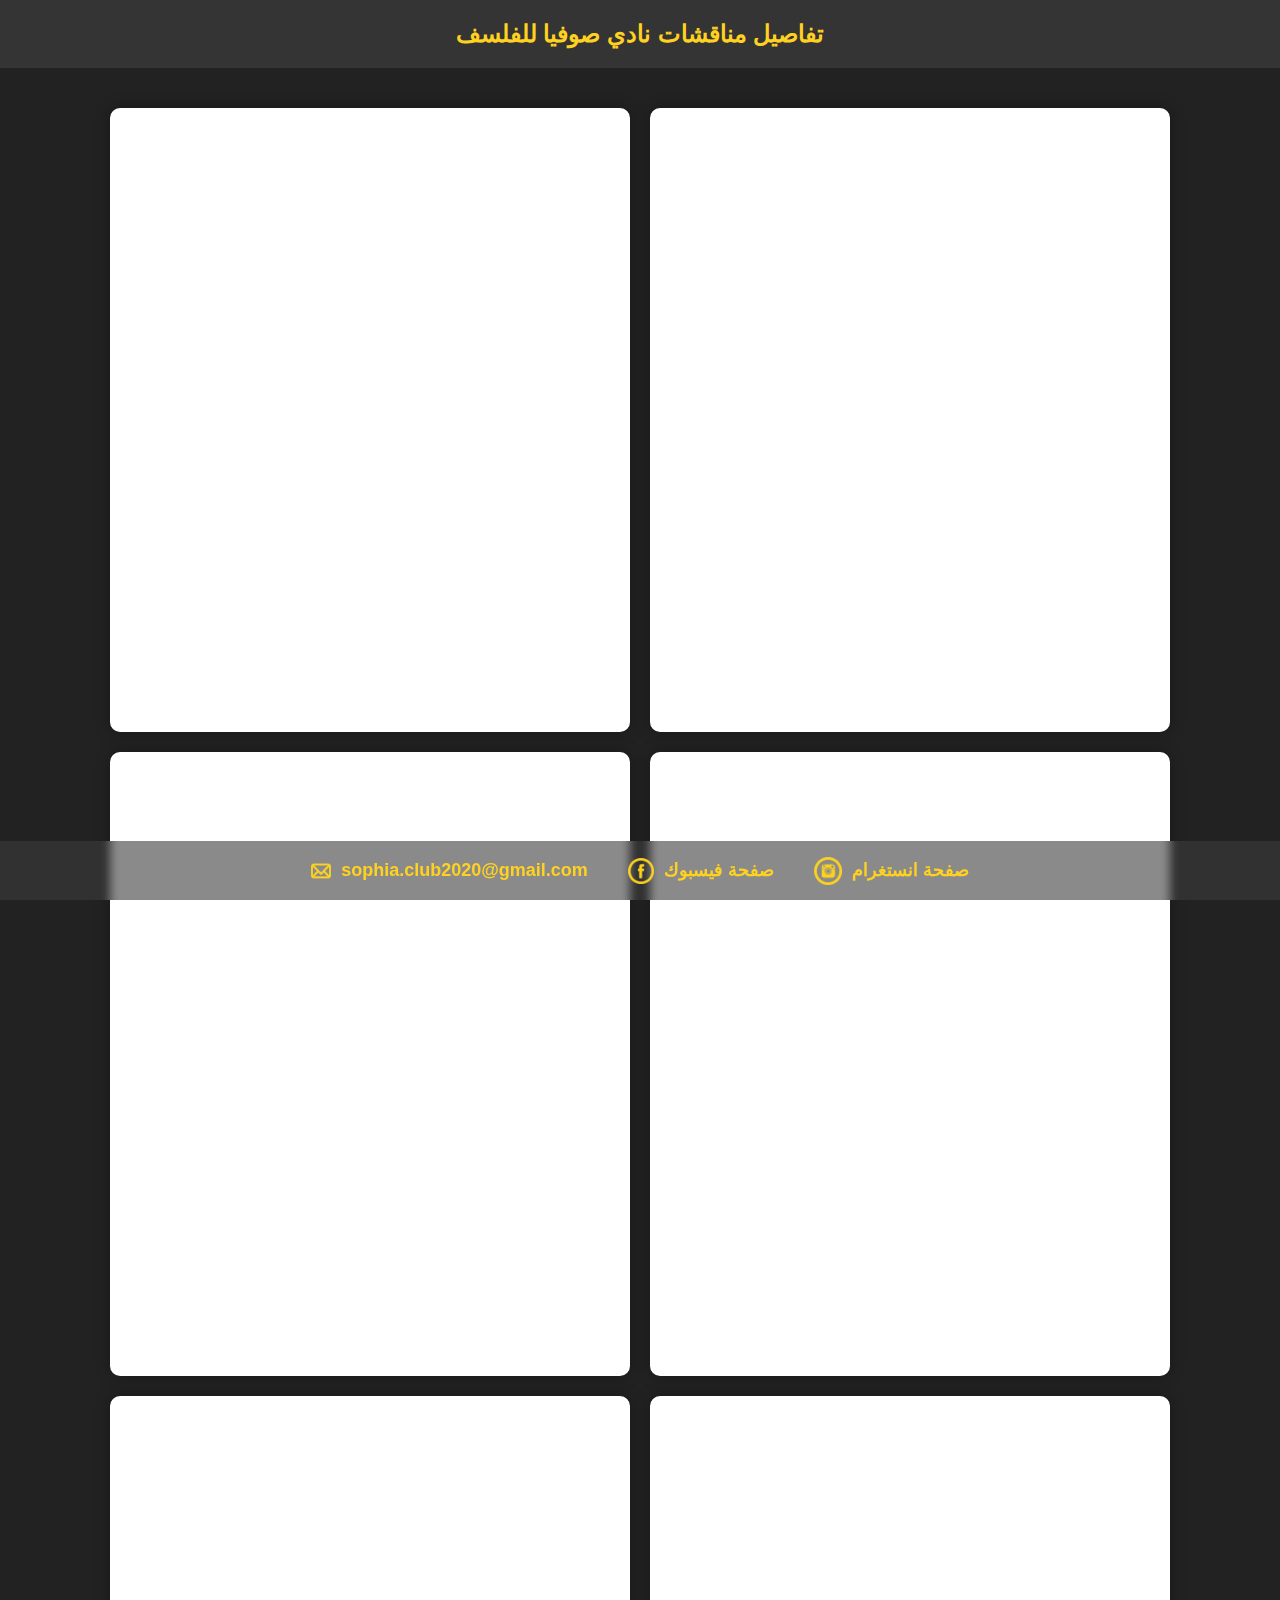
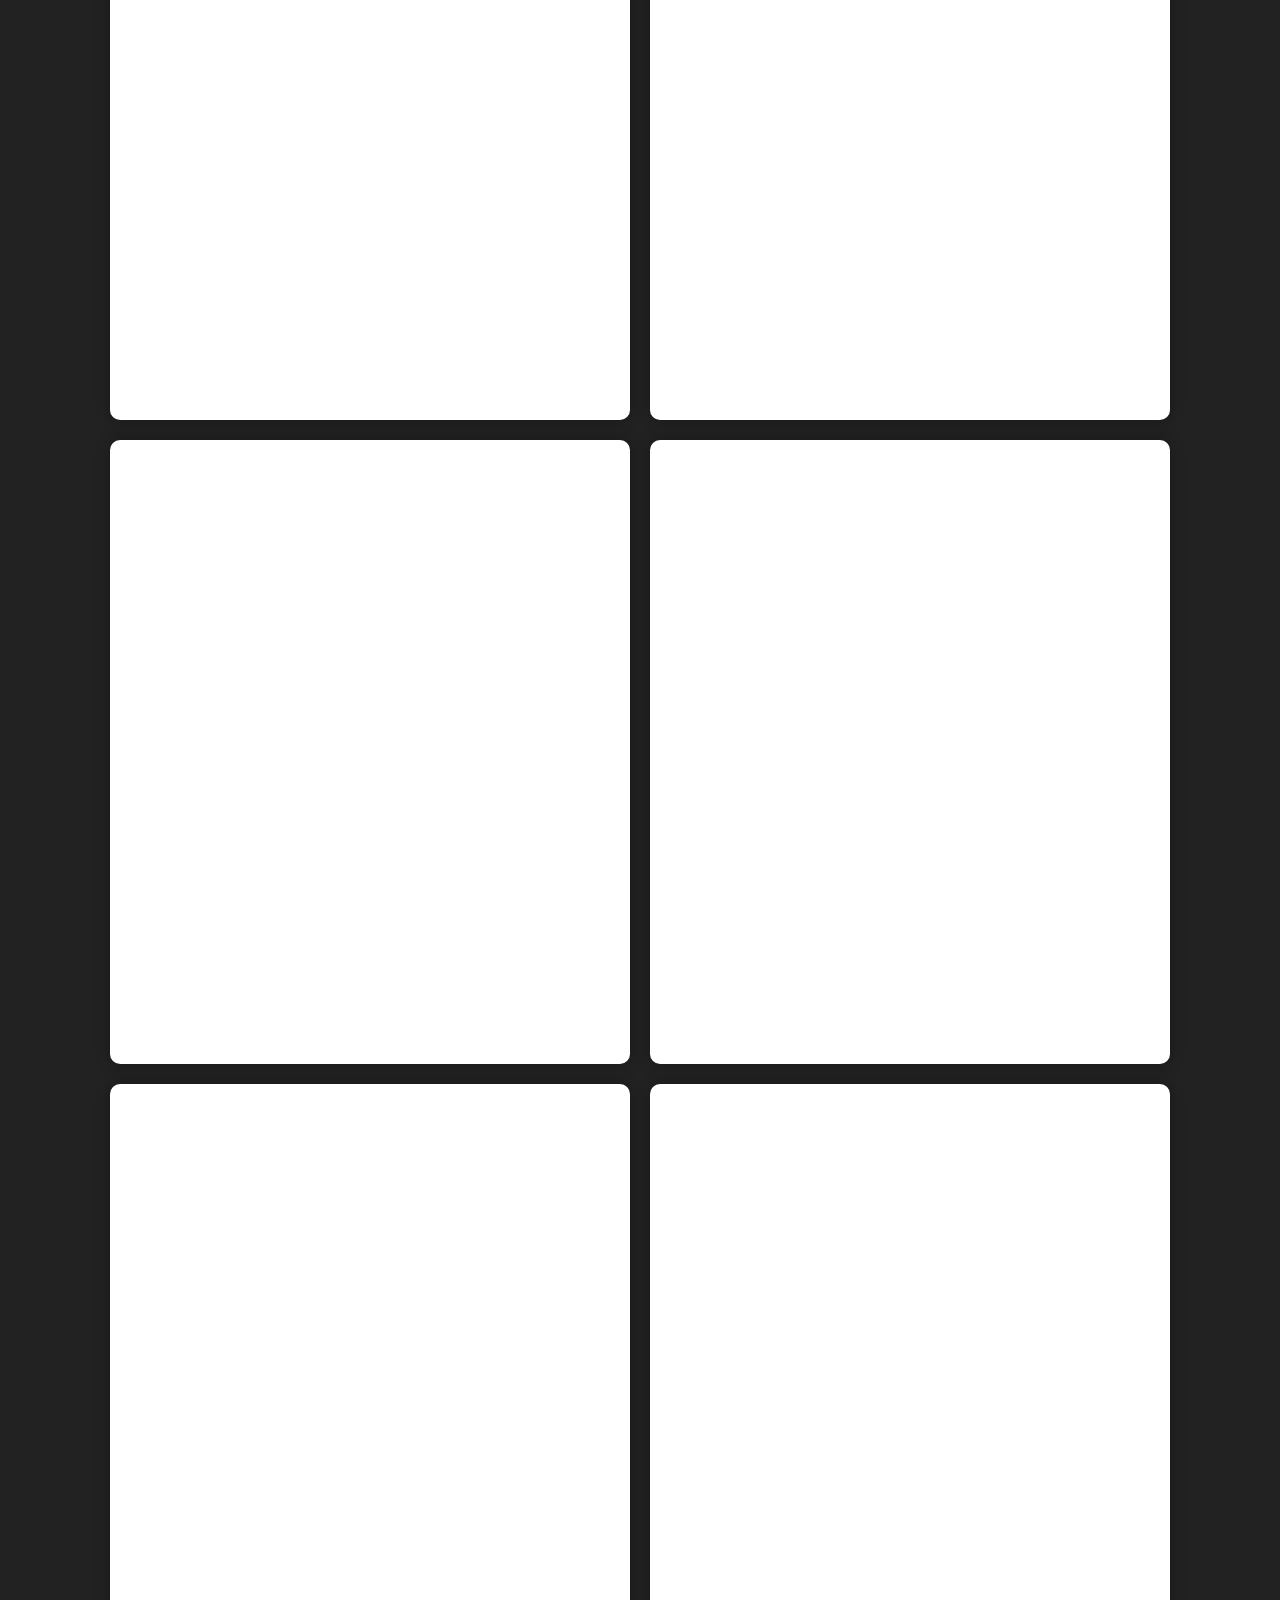
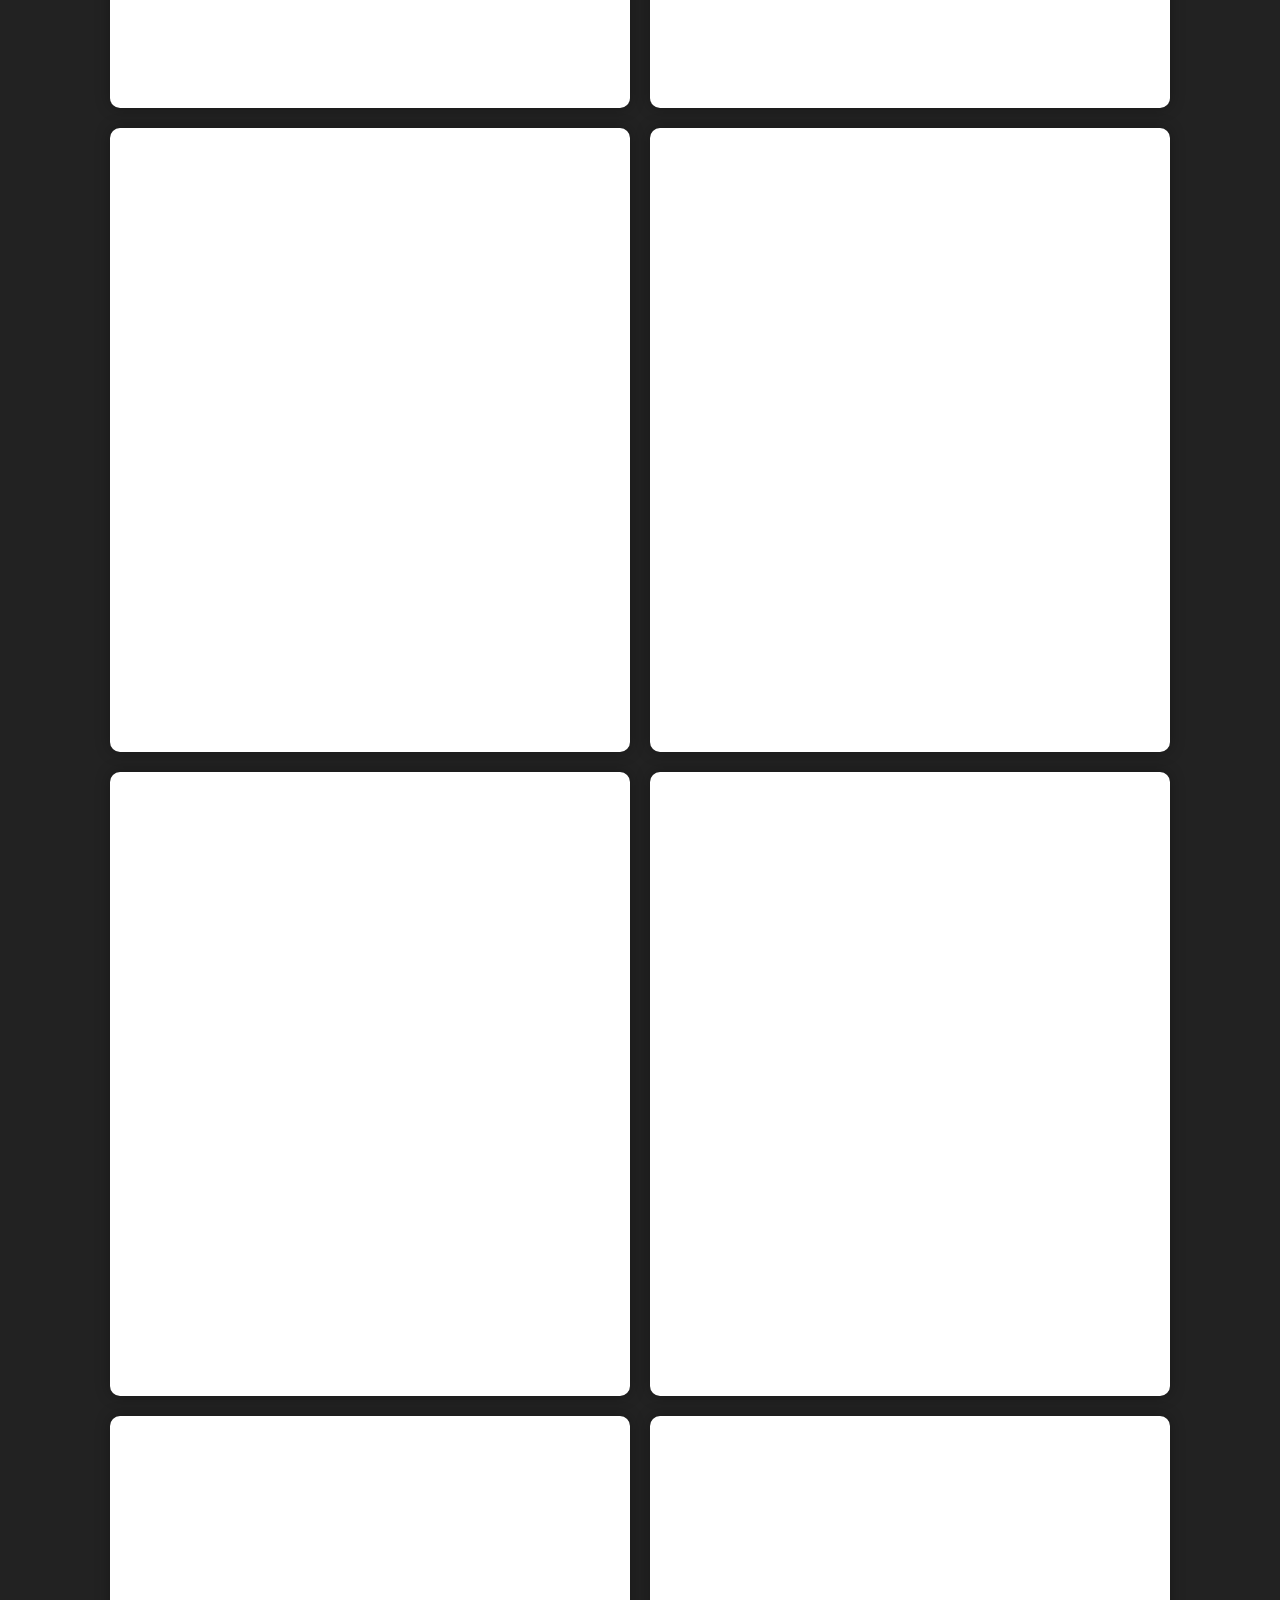
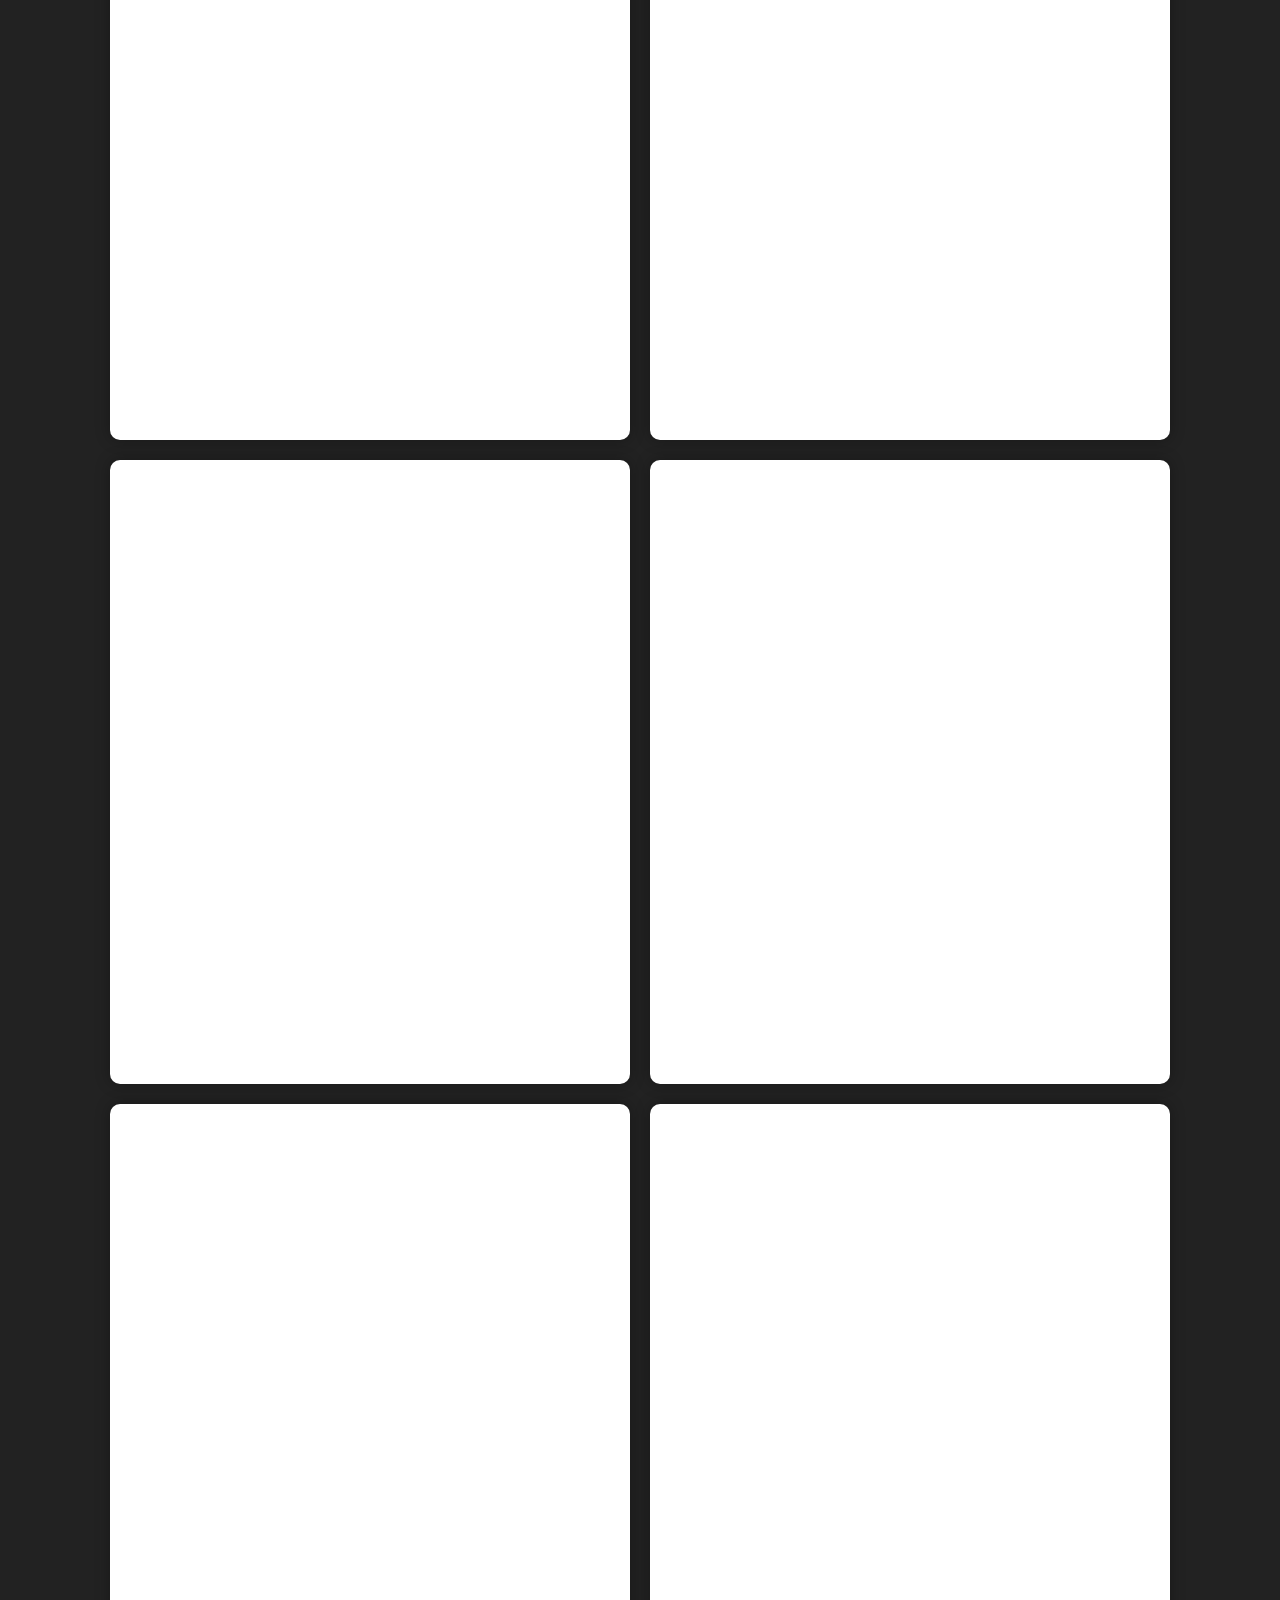
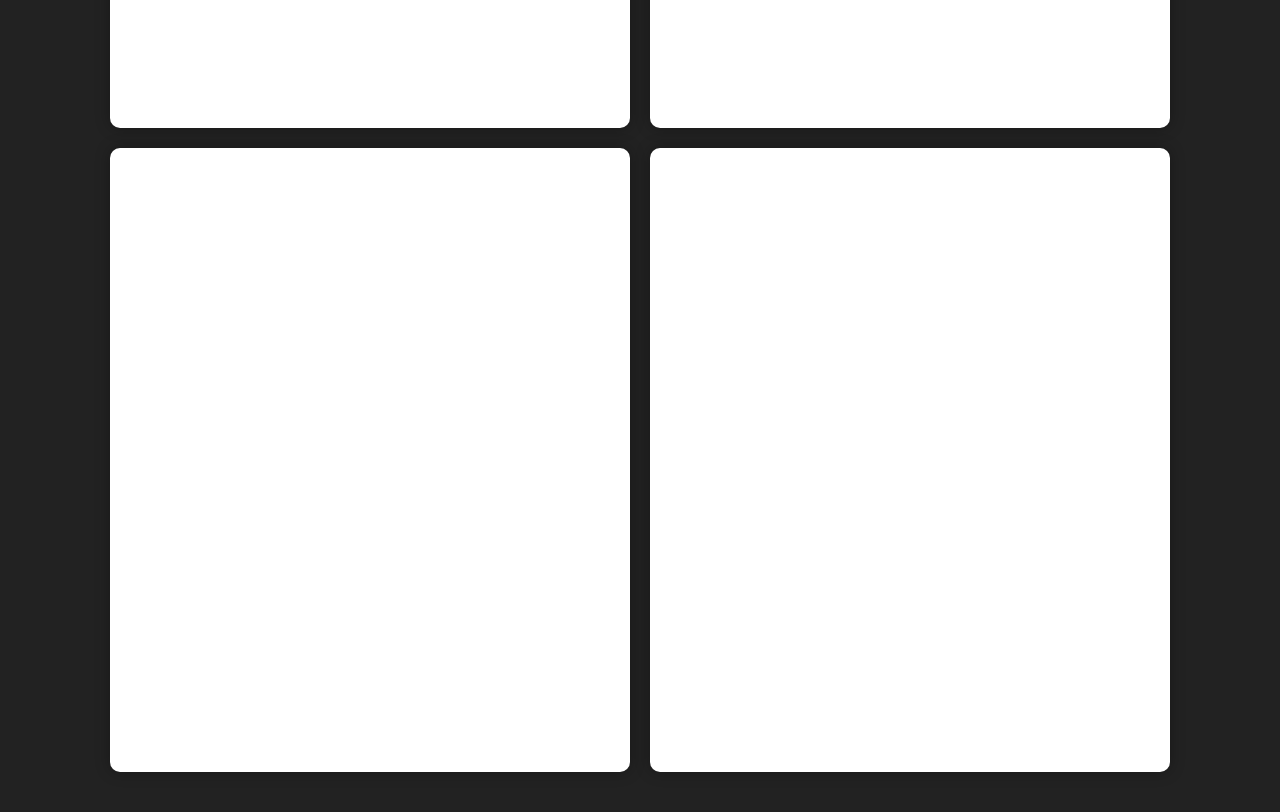
<file: debates.html>
<!DOCTYPE html>
<html lang="ar">

<head>
    <meta charset="UTF-8">
    <title>تفاصيل المناقشات - Sophia Philosophy Club</title>
    <meta name="viewport" content="width=device-width, initial-scale=1.0">
    <style>
        body {
            margin: 0;
            padding: 0;
            font-family: "Arial", sans-serif;
            background-color: #222222;
            color: #FFD120;
            display: flex;
            flex-direction: column;
            align-items: center;
            min-height: 100vh;
        }

        header {
            width: 100%;
            padding: 20px;
            text-align: center;
            background-color: rgba(60, 60, 60, 0.7);
            font-size: 24px;
            font-weight: bold;
        }

        /* Container for all Facebook posts */
        .fb-posts-container {
            display: flex;
            flex-wrap: wrap;
            justify-content: center;
            gap: 20px;
            margin: 40px 0;
        }

        /* White container for Facebook post */
        .fb-post-wrapper {
            background: white;
            padding: 10px;
            border-radius: 10px;
            box-shadow: 0 0 15px rgba(0, 0, 0, 0.3);
        }

        /* Make iframes smaller for side by side layout */
        /* Desktop iframe size */
        .fb-post-wrapper iframe {
            width: 500px;
            /* increase from 400px to 500px */
            height: auto;
            /* let height adjust automatically */
            min-height: 600px;
            /* ensure it's not too short */
        }


        footer {
            position: fixed;
            bottom: 0;
            left: 0;
            width: 100%;
            background: rgba(60, 60, 60, 0.6);
            color: #FFD120;
            font-size: 18px;
            line-height: 1.6;
            padding: 15px 0;
            display: flex;
            justify-content: center;
            gap: 40px;
            z-index: 20;
            backdrop-filter: blur(5px);
        }

        footer a {
            color: #FFD120;
            text-decoration: none;
            font-weight: bold;
            transition: color 0.3s;
        }

        footer a:hover {
            color: #ffffff;
        }


        /* Mobile screens */
        @media screen and (max-width: 600px) {
            .fb-posts-container {
                flex-direction: column;
                align-items: center;
            }

            .fb-post-wrapper iframe {
                width: 90%;
                /* scale down to 90% of screen width */
                min-height: 400px;
                /* adjust height to keep proportion */
            }

            footer {
                flex-direction: column;
                gap: 4px;
                font-size: 14px;
                /* smaller text */
                padding: 6px 0;
            }

            footer span {
                display: flex;
                align-items: center;
                gap: 5px;
                /* smaller gap */
            }

            footer img {
                width: 18px !important;
                vertical-align: middle;
            }
        }
    </style>
</head>
<header>تفاصيل مناقشات نادي صوفيا للفلسف</header>

<body>
    <div class="fb-posts-container">
        <div class="fb-post-wrapper"> <iframe
                src="https://www.facebook.com/plugins/post.php?href=https%3A%2F%2Fwww.facebook.com%2Fpermalink.php%3Fstory_fbid%3Dpfbid02ZbfGtyG7x58bGWmTnoerNNbG1xdTDC4v3CrWtx7V9R6apXHVcb2YcoKzsniNjkevl%26id%3D100063707634531&show_text=true&width=500"
                style="border:none;overflow:hidden" scrolling="no" frameborder="0" allowfullscreen="true"
                allow="autoplay; clipboard-write; encrypted-media; picture-in-picture; web-share"> </iframe> </div>
        <div class="fb-post-wrapper"> <iframe
                src="https://www.facebook.com/plugins/post.php?href=https%3A%2F%2Fwww.facebook.com%2Fpermalink.php%3Fstory_fbid%3Dpfbid0Z8uTaYFVvxQKyVU77jVjZg5N4YFcnBb4QPK63W3xEGLeaBZNXEdnxjm8FPFGmyfNl%26id%3D100063707634531&show_text=true&width=500"
                style="border:none;overflow:hidden" scrolling="no" frameborder="0" allowfullscreen="true"
                allow="autoplay; clipboard-write; encrypted-media; picture-in-picture; web-share"> </iframe> </div>
        <div class="fb-post-wrapper">
            <iframe
                src="https://www.facebook.com/plugins/post.php?href=https%3A%2F%2Fwww.facebook.com%2Fpermalink.php%3Fstory_fbid%3Dpfbid02jPzRt8BUs5CpVAt8gNtBKh7BPToed6ocBoDCJMwKt4Sk4X7JDViXHAYrF7UBeyppl%26id%3D100063707634531&show_text=true&width=500"
                width="500" height="761" style="border:none;overflow:hidden" scrolling="no" frameborder="0"
                allowfullscreen="true"
                allow="autoplay; clipboard-write; encrypted-media; picture-in-picture; web-share"></iframe>
        </div>

        <div class="fb-post-wrapper">
            <iframe
                src="https://www.facebook.com/plugins/post.php?href=https%3A%2F%2Fwww.facebook.com%2Fpermalink.php%3Fstory_fbid%3Dpfbid05Y71JJdDZxLjDamWn5i5Z5RxEb1FuaGNGvvaXygpdpS1yJfjysUuupduTMyhS2iVl%26id%3D100063707634531&show_text=true&width=500"
                width="500" height="741" style="border:none;overflow:hidden" scrolling="no" frameborder="0"
                allowfullscreen="true"
                allow="autoplay; clipboard-write; encrypted-media; picture-in-picture; web-share"></iframe>
        </div>
        <div class="fb-post-wrapper">
            <iframe
                src="https://www.facebook.com/plugins/post.php?href=https%3A%2F%2Fwww.facebook.com%2Fpermalink.php%3Fstory_fbid%3Dpfbid02ndcY75BBxytWP4oPazGezsSn61z8tYBwn7k3Bdc2Qx5aMVZDoeFgTnpjxdq2ZtAsl%26id%3D100063707634531&show_text=true&width=500"
                width="500" height="658" style="border:none;overflow:hidden" scrolling="no" frameborder="0"
                allowfullscreen="true"
                allow="autoplay; clipboard-write; encrypted-media; picture-in-picture; web-share"></iframe>
        </div>
        <div class="fb-post-wrapper">
            <iframe
                src="https://www.facebook.com/plugins/post.php?href=https%3A%2F%2Fwww.facebook.com%2Fpermalink.php%3Fstory_fbid%3Dpfbid02Ka3dsZmMH4aqy8mfkspSbTov9yddBzTFvf4HdyGDy6xGe8g3row2MYu6vwTm3NpDl%26id%3D100063707634531&show_text=true&width=500"
                width="500" height="767" style="border:none;overflow:hidden" scrolling="no" frameborder="0"
                allowfullscreen="true"
                allow="autoplay; clipboard-write; encrypted-media; picture-in-picture; web-share"></iframe>
        </div>

        <div class="fb-post-wrapper">
            <iframe
                src="https://www.facebook.com/plugins/post.php?href=https%3A%2F%2Fwww.facebook.com%2Fpermalink.php%3Fstory_fbid%3Dpfbid02Ka3dsZmMH4aqy8mfkspSbTov9yddBzTFvf4HdyGDy6xGe8g3row2MYu6vwTm3NpDl%26id%3D100063707634531&show_text=true&width=500"
                width="500" height="767" style="border:none;overflow:hidden" scrolling="no" frameborder="0"
                allowfullscreen="true"
                allow="autoplay; clipboard-write; encrypted-media; picture-in-picture; web-share"></iframe>
        </div>

        <div class="fb-post-wrapper">
            <iframe
                src="https://www.facebook.com/plugins/post.php?href=https%3A%2F%2Fwww.facebook.com%2Fpermalink.php%3Fstory_fbid%3Dpfbid02244he9TzerVwMWtMkCMCdasTXgTS71yuNuTgU5ZP86VSiyR56hUGCFSxnRK6sVZJl%26id%3D100063707634531&show_text=true&width=500"
                width="500" height="747" style="border:none;overflow:hidden" scrolling="no" frameborder="0"
                allowfullscreen="true"
                allow="autoplay; clipboard-write; encrypted-media; picture-in-picture; web-share"></iframe>
        </div>

        <div class="fb-post-wrapper">
            <iframe
                src="https://www.facebook.com/plugins/post.php?href=https%3A%2F%2Fwww.facebook.com%2Fpermalink.php%3Fstory_fbid%3Dpfbid04h4xRJkQjKwUtyH3yp5HYnhf1oqyR8JLLHdqJHUa6NHHxBCzWScyx2q63h1TW5AAl%26id%3D100063707634531&show_text=true&width=500"
                width="500" height="767" style="border:none;overflow:hidden" scrolling="no" frameborder="0"
                allowfullscreen="true"
                allow="autoplay; clipboard-write; encrypted-media; picture-in-picture; web-share"></iframe>
        </div>

        <div class="fb-post-wrapper">
            <iframe
                src="https://www.facebook.com/plugins/post.php?href=https%3A%2F%2Fwww.facebook.com%2Fpermalink.php%3Fstory_fbid%3Dpfbid0oY9N91k3nGTNmwW7WNFxjaBJuh9y6o3eZv2urss9TSa4zboi3EBfPpXRSDyewYwUl%26id%3D100063707634531&show_text=true&width=500"
                width="500" height="741" style="border:none;overflow:hidden" scrolling="no" frameborder="0"
                allowfullscreen="true"
                allow="autoplay; clipboard-write; encrypted-media; picture-in-picture; web-share"></iframe>
        </div>

        <div class="fb-post-wrapper">
            <iframe
                src="https://www.facebook.com/plugins/post.php?href=https%3A%2F%2Fwww.facebook.com%2Fpermalink.php%3Fstory_fbid%3Dpfbid0xQR3mNnmUR2bJaVALJNTxfYKBt3wLpqwQqrciWybqrEShyXeSchUzVKXrNbL7YaJl%26id%3D100063707634531&show_text=true&width=500"
                width="500" height="588" style="border:none;overflow:hidden" scrolling="no" frameborder="0"
                allowfullscreen="true"
                allow="autoplay; clipboard-write; encrypted-media; picture-in-picture; web-share"></iframe>
        </div>

        <div class="fb-post-wrapper">
            <iframe
                src="https://www.facebook.com/plugins/post.php?href=https%3A%2F%2Fwww.facebook.com%2Fpermalink.php%3Fstory_fbid%3Dpfbid0416eK8Wtx3kPnHpPHXj1QiyUp4pQm8iNCKiPxkZJACKUG7SMWDHKSVJz7FpPBM6fl%26id%3D100063707634531&show_text=true&width=500"
                width="500" height="767" style="border:none;overflow:hidden" scrolling="no" frameborder="0"
                allowfullscreen="true"
                allow="autoplay; clipboard-write; encrypted-media; picture-in-picture; web-share"></iframe>
        </div>

        <div class="fb-post-wrapper">
            <iframe
                src="https://www.facebook.com/plugins/post.php?href=https%3A%2F%2Fwww.facebook.com%2Fpermalink.php%3Fstory_fbid%3Dpfbid02Ugx6o5wsNLk2MQPqFRr9irUAEcehKpe2Lr2eUAdh3wqwgMEk7nizBHgxtj89x1C2l%26id%3D100063707634531&show_text=true&width=500"
                width="500" height="646" style="border:none;overflow:hidden" scrolling="no" frameborder="0"
                allowfullscreen="true"
                allow="autoplay; clipboard-write; encrypted-media; picture-in-picture; web-share"></iframe>
        </div>

        <div class="fb-post-wrapper">
            <iframe
                src="https://www.facebook.com/plugins/post.php?href=https%3A%2F%2Fwww.facebook.com%2Fpermalink.php%3Fstory_fbid%3Dpfbid0enD4iQUFw9D7TDjyMA88F2U62XUGNhVrudjYBAmi53iGTw7vTGBk8wee3d9tNBXpl%26id%3D100063707634531&show_text=true&width=500"
                width="500" height="715" style="border:none;overflow:hidden" scrolling="no" frameborder="0"
                allowfullscreen="true"
                allow="autoplay; clipboard-write; encrypted-media; picture-in-picture; web-share"></iframe>
        </div>
        <div class="fb-post-wrapper">
            <iframe
                src="https://www.facebook.com/plugins/post.php?href=https%3A%2F%2Fwww.facebook.com%2Fpermalink.php%3Fstory_fbid%3Dpfbid02yFzi6AYHX9BQwnt5YsDWj5FqpY3gk2RRPVm1D8TrWeYHpf1CBxaY7VrtdsiazBuCl%26id%3D100063707634531&show_text=true&width=500"
                width="500" height="684" style="border:none;overflow:hidden" scrolling="no" frameborder="0"
                allowfullscreen="true"
                allow="autoplay; clipboard-write; encrypted-media; picture-in-picture; web-share"></iframe>
        </div>

        <div class="fb-post-wrapper">
            <iframe
                src="https://www.facebook.com/plugins/post.php?href=https%3A%2F%2Fwww.facebook.com%2Fpermalink.php%3Fstory_fbid%3Dpfbid02P4uidgwd5f2zvvrp6pSFGVffCD6YkeH7JTNZ8HudLaJMNjz5Wd8xSwFvMZ2in9ql%26id%3D100063707634531&show_text=true&width=500"
                width="500" height="734" style="border:none;overflow:hidden" scrolling="no" frameborder="0"
                allowfullscreen="true"
                allow="autoplay; clipboard-write; encrypted-media; picture-in-picture; web-share"></iframe>
        </div>

        <div class="fb-post-wrapper">
            <iframe
                src="https://www.facebook.com/plugins/post.php?href=https%3A%2F%2Fwww.facebook.com%2Fpermalink.php%3Fstory_fbid%3Dpfbid0iQcCtWiyok1XqJXUif8ooCUPxLBcxkWqtttXXdTANEoYTXTniMJUDFfugBAyCWTl%26id%3D100063707634531&show_text=true&width=500"
                width="500" height="773" style="border:none;overflow:hidden" scrolling="no" frameborder="0"
                allowfullscreen="true"
                allow="autoplay; clipboard-write; encrypted-media; picture-in-picture; web-share"></iframe>
        </div>
        <div class="fb-post-wrapper">
            <iframe
                src="https://www.facebook.com/plugins/post.php?href=https%3A%2F%2Fwww.facebook.com%2Fpermalink.php%3Fstory_fbid%3Dpfbid02BS3FxQAK2N5yRzpfE9sLocsx3PEFZc8E6D1zgp3aNa4jBE2h3Vun2KJzgtCnRPT7l%26id%3D100063707634531&show_text=true&width=500"
                width="500" height="664" style="border:none;overflow:hidden" scrolling="no" frameborder="0"
                allowfullscreen="true"
                allow="autoplay; clipboard-write; encrypted-media; picture-in-picture; web-share"></iframe>
        </div>
        <div class="fb-post-wrapper">
            <iframe
                src="https://www.facebook.com/plugins/post.php?href=https%3A%2F%2Fwww.facebook.com%2Fpermalink.php%3Fstory_fbid%3Dpfbid02aXW447z7UULwmuP6PW3vevGxt4soFERAfXSpGdycr555vnirwo7W3yoyk6opb4knl%26id%3D100063707634531&show_text=true&width=500"
                width="500" height="773" style="border:none;overflow:hidden" scrolling="no" frameborder="0"
                allowfullscreen="true"
                allow="autoplay; clipboard-write; encrypted-media; picture-in-picture; web-share"></iframe>
        </div>
        <div class="fb-post-wrapper">
            <iframe
                src="https://www.facebook.com/plugins/post.php?href=https%3A%2F%2Fwww.facebook.com%2Fpermalink.php%3Fstory_fbid%3Dpfbid02YVZA4UWcg6mAPaY7QKJrDV3K1GAuVkGCKj8m3eRHbcRtm3zGhxAyaT7pgGs5kh65l%26id%3D100063707634531&show_text=true&width=500"
                width="500" height="634" style="border:none;overflow:hidden" scrolling="no" frameborder="0"
                allowfullscreen="true"
                allow="autoplay; clipboard-write; encrypted-media; picture-in-picture; web-share"></iframe>
        </div>
        <div class="fb-post-wrapper">
            <iframe
                src="https://www.facebook.com/plugins/post.php?href=https%3A%2F%2Fwww.facebook.com%2Fpermalink.php%3Fstory_fbid%3Dpfbid0X1VsszgNZ6nXYciQSmLDgU79dYbjKAZefa6qjCZoDQTt3TixQTkbBXk7qPe5miy2l%26id%3D100063707634531&show_text=true&width=500"
                width="500" height="780" style="border:none;overflow:hidden" scrolling="no" frameborder="0"
                allowfullscreen="true"
                allow="autoplay; clipboard-write; encrypted-media; picture-in-picture; web-share"></iframe>
        </div>

        <div class="fb-post-wrapper">
            <iframe
                src="https://www.facebook.com/plugins/post.php?href=https%3A%2F%2Fwww.facebook.com%2Fpermalink.php%3Fstory_fbid%3Dpfbid0V9vhpNGN7BSziionw2CFeTynihExVgs4XZtZoG3KcZxiAXaUf7K67gMGDNeqTp2Zl%26id%3D100063707634531&show_text=true&width=500"
                width="500" height="780" style="border:none;overflow:hidden" scrolling="no" frameborder="0"
                allowfullscreen="true"
                allow="autoplay; clipboard-write; encrypted-media; picture-in-picture; web-share"></iframe>
        </div>

    </div> <!-- Footer Bar -->
    <footer> <span> <img src="images/mail.png" alt="Email" style="width:20px; vertical-align:middle; margin-right:5px;">
            <a href="mailto:sophia.club2020@gmail.com">sophia.club2020@gmail.com</a> </span> <span> <img
                src="images/facebook.png" alt="Facebook" style="width:26px; vertical-align:middle; margin-right:5px;">
            <a href="https://www.facebook.com/profile.php?id=100063707634531" target="_blank">صفحة فيسبوك</a> </span>
        <span> <img src="images/instagram.png" alt="Instagram"
                style="width:28px; vertical-align:middle; margin-right:5px;"> <a
                href="https://www.instagram.com/sophiaphilosophy/?hl=fr" target="_blank">صفحة انستغرام</a> </span>
    </footer>
</body>

</html>
</file>
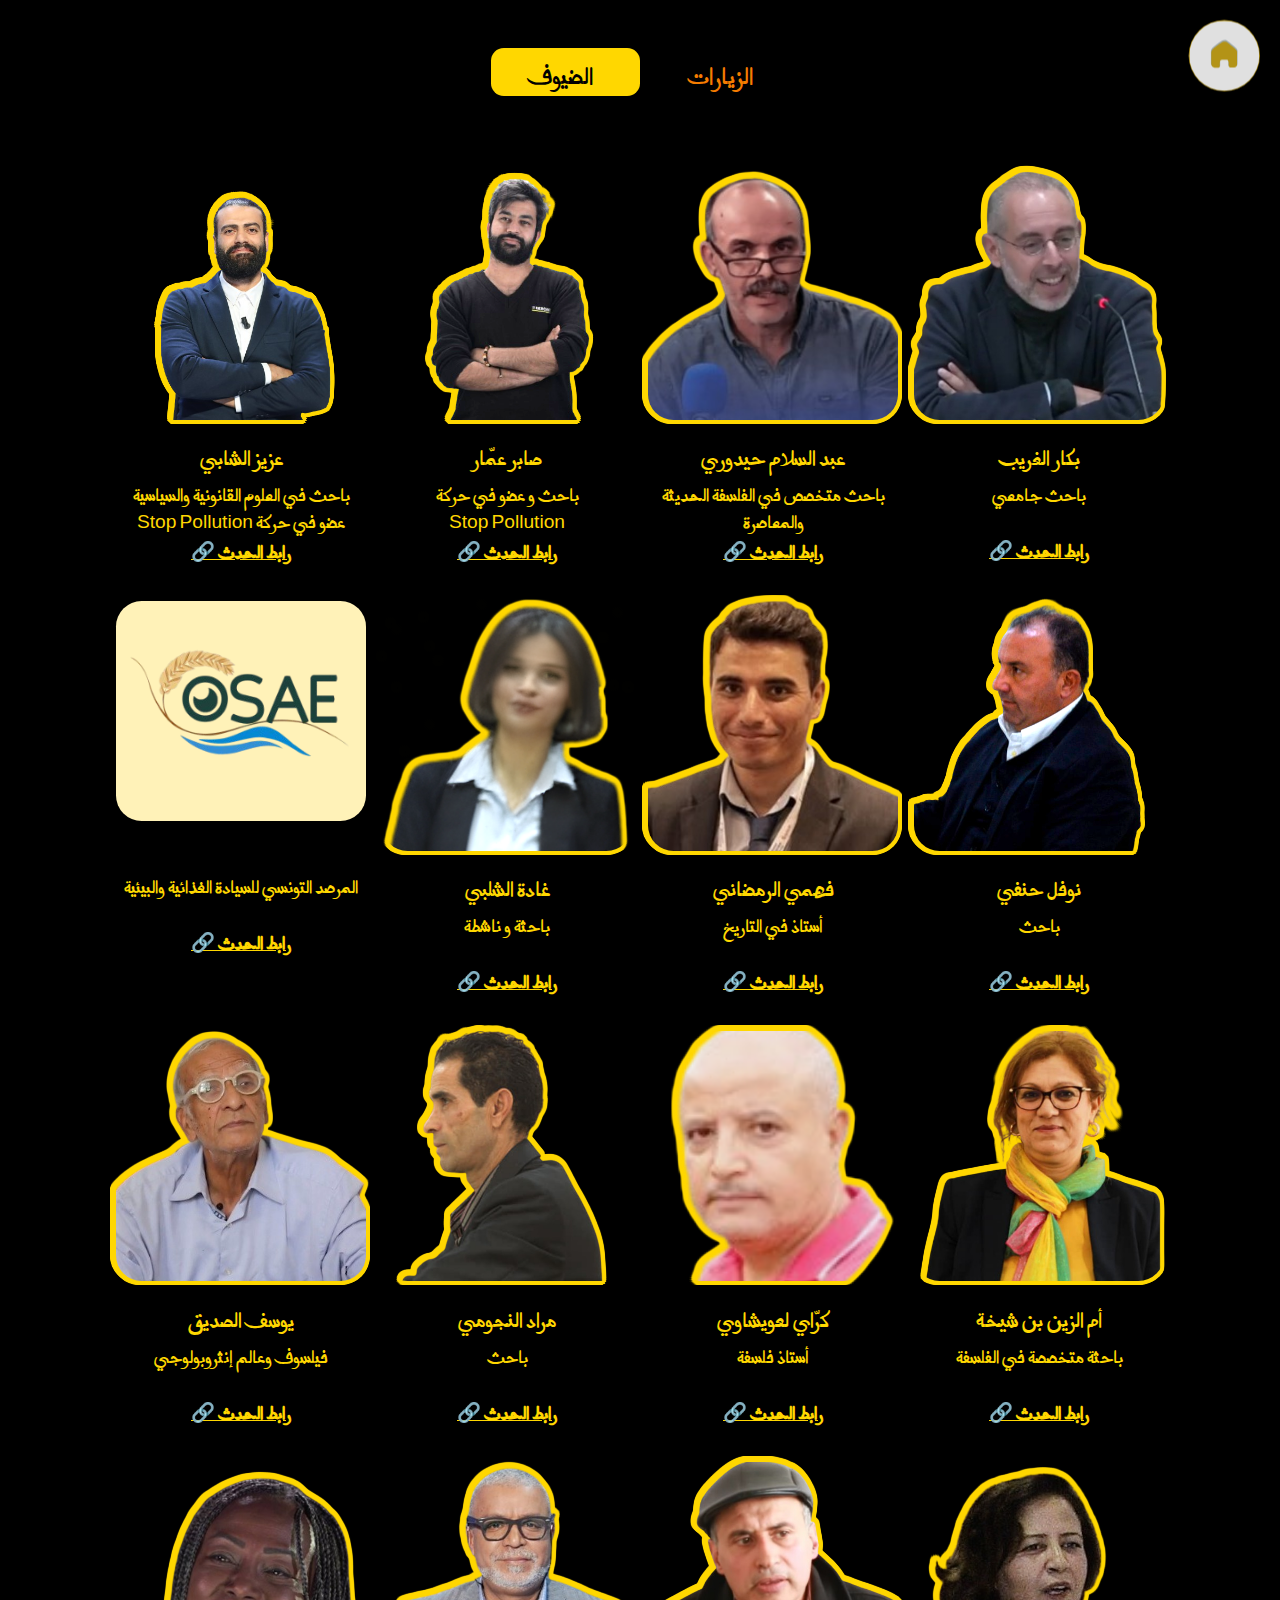
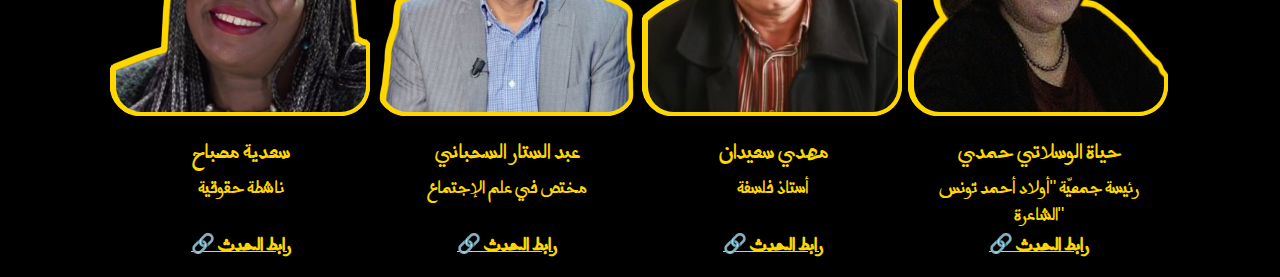
<file: guests.html>
<!-- Credits: -->
<!-- "Confetti button" by Mikael Ainalem on CodePen: https://codepen.io/ainalem/pen/zXoEmx -->

<!DOCTYPE html>
<html lang="ar">

<head>
  <meta charset="UTF-8">
  <meta name="viewport" content="width=device-width, initial-scale=1.0">
  <title>نادي صوفيا للفلسفة - الضيوف </title>
  <!-- Open Graph meta tags for Messenger / social preview -->
  <meta property="og:title" content="نادي صوفيا للفلسفة">
  <meta property="og:description" content="مرحبا بكم في نادي صوفيا للفلسفة">
  <meta property="og:image" content="https://sophia-philosophy-club.github.io/images/sophia.jpg">
  <meta property="og:type" content="website">
  <meta property="og:url" content="https://sophia-philosophy-club.github.io/guests.html">

  <!-- Twitter card (optional) -->
  <meta name="twitter:card" content="summary_large_image">
  <meta property="og:title" content="نادي صوفيا للفلسفة">
  <meta name="twitter:description" content="مرحبا بكم في نادي صوفيا للفلسفة">
  <meta name="twitter:image" content="https://sophia-philosophy-club.github.io/images/sophia.jpg">

  <link rel="icon" type="image/jpeg" href="https://sophia-philosophy-club.github.io/images/sophia.jpg">


  <style>
    @font-face {
      font-family: 'Taro';
      src: url('fonts/alfont_com_taro.ttf') format('truetype');
    }

    * {
      margin: 0;
      padding: 0;
      box-sizing: border-box;
    }

    html,
    body {
      height: 100%;
    }

    /* default = dark */
    body {
      display: flex;
      flex-direction: column;
      /* 👈 THIS IS THE KEY */
      align-items: center;
      background-color: #000000;
      font-family: 'Taro', sans-serif;
      transition: background-color 0.4s ease-in-out;
      padding-top: 2rem;
    }


    nav.amazing-tabs {
      padding: 1rem 2rem;
      user-select: none;
    }

    button {
      border: none;
      background: transparent;
      cursor: pointer;
    }

    .filters-container {
      padding: 0 3rem;
      max-height: 3.8rem;
    }

    .filters-wrapper {
      position: relative;
    }

    .filter-tabs {
      list-style: none;
      display: flex;
      gap: 2rem;
      padding: 0.3rem;
    }

    .filter-tabs li {
      z-index: 1;
    }

    .filter-button {
      min-width: 8rem;
      height: 3rem;
      display: flex;
      align-items: center;
      justify-content: center;
      font-size: 1.6rem;
      font-family: 'Taro', Arial, sans-serif;
      color: #f57c00;
      transition: color 0.3s ease-in-out;
    }

    .filter-slider {
      position: absolute;
      inset: 0;
      pointer-events: none;
    }

    .filter-slider-rect {
      height: 3rem;
      width: 50%;
      /* match the button width */
      border-radius: 0.8rem;
      background-color: #ffd700;
      transform: translateX(0);
      /* start at first tab */
      transition: transform 0.4s ease-in-out, background-color 0.4s ease-in-out, width 0.4s ease-in-out;
    }


    /* ------------------- GUEST SECTION ------------------- */
    .guests-section {
      margin-top: 3rem;
      display: flex;
      gap: clamp(0.5rem, 2vw, 1rem);
      /* smaller gap for tiny screens */
      justify-content: center;
      flex-wrap: wrap;
      align-items: flex-start;
    }


    /* ------------------- VISITS SECTION ------------------- */
    .visits-section {
      margin-top: 3rem;
      display: flex;
      gap: clamp(0.5rem, 2vw, 1rem);
      justify-content: center;
      flex-wrap: wrap;
      align-items: flex-start;
    }


    .visits-section .guest-card .guest-text {
      min-height: 6rem;
      text-align: center;
    }

    .visits-section .guest-card .guest-name {
      margin-top: 0.8rem;
      font-size: clamp(1rem, 2vw, 1.4rem);
      color: #000000;
    }

    .visits-section .guest-card .guest-description {
      margin-top: 0.4rem;
      font-size: clamp(0.9rem, 1.5vw, 1.2rem);
      color: #000000;
      line-height: 1.4;
    }

    .visits-section .guest-card .guest-event a {
      color: #000000;
      text-decoration: underline;
      font-size: clamp(1rem, 1.5vw, 1.3rem);
      font-weight: bold;
      transition: color 0.3s ease;
    }

    .visits-section .guest-card .guest-event a:hover {
      color: #007BFF;
    }

    .visits-section .guest-card img {
      filter:
        drop-shadow(-2px 0 0 #000000) drop-shadow(2px 0 0 #000000) drop-shadow(0 -2px 0 #000000) drop-shadow(0 2px 0 #000000) drop-shadow(-1.5px -1.5px 0 #000000) drop-shadow(1.5px 1.5px 0 #000000) drop-shadow(-1.5px 1.5px 0 #000000) drop-shadow(1.5px -1.5px 0 #000000);
    }


    .hidden {
      display: none;
      /* removes from layout */
      opacity: 0;
      pointer-events: none;
      transform: translateY(10px);
    }

    .guest-card {
      flex: 1 1 clamp(140px, 45%, 250px);
      /* dynamic width */
      max-width: 250px;
      text-align: center;
      box-sizing: border-box;
    }

    .guest-card img {
      width: 100%;
      aspect-ratio: 1 / 1;
      /* maintain square shape */
      object-fit: cover;
      border-radius: 1.6rem;
      filter:
        drop-shadow(-2px 0 0 #ffd700) drop-shadow(2px 0 0 #ffd700) drop-shadow(0 -2px 0 #ffd700) drop-shadow(0 2px 0 #ffd700) drop-shadow(-1.5px -1.5px 0 #ffd700) drop-shadow(1.5px 1.5px 0 #ffd700) drop-shadow(-1.5px 1.5px 0 #ffd700) drop-shadow(1.5px -1.5px 0 #ffd700);
    }

    .guest-text {
      min-height: 6rem;
      /* keep text at same level */
    }

    .guest-name {
      margin-top: 0.8rem;
      font-size: clamp(1rem, 2vw, 1.4rem);
      color: #ffd700;
    }

    .guest-description {
      margin-top: 0.4rem;
      font-size: clamp(0.9rem, 1.5vw, 1.2rem);
      color: #ffd700;
      line-height: 1.4;
    }

    .guest-event {
      margin-top: 0.0rem;
      /* moved slightly up */
      font-size: clamp(0.9rem, 1.5vw, 1.2rem);
      margin-bottom: 1rem;
      /* space below link */

    }


    .guest-event a {
      color: #ffd700;
      text-decoration: underline;
      transition: color 0.3s ease;
      font-size: clamp(1rem, 1.5vw, 1.3rem);
      /* responsive size */
      font-weight: bold;
      /* optional: make it stand out */
      margin-top: 0.0rem;
      /* optional: small spacing above */
      display: inline-block;
      /* ensures margin works */
    }


    .guest-event a:hover {
      color: #007BFF;
    }


    /* ===== Canvas Button (isolated) ===== */
    .canvas-button {
      position: fixed;
      top: 20px;
      right: 20px;
      z-index: 999;
      transform: scale(0.7);
      transform-origin: top right;
      background-color: rgba(255, 209, 32, 0.7);
      padding: 1px;
      /* controls size of the yellow background */
      border-radius: 50%;
      /* keeps it circular */
    }

    /* Button visuals */
    .hover {
      border-radius: 50px;
      box-shadow: 0 3px 6px rgba(0, 0, 0, 0.16),
        0 3px 6px rgba(0, 0, 0, 0.23);
      cursor: pointer;
      height: 100px;
      width: 100px;
      position: relative;
    }

    .shadow {
      position: absolute;
      margin-top: 2px;
    }

    .hover svg {
      width: 100%;
      height: 100%;
      display: block;
    }

    .clip {
      background-color: #e0e0e0;
      border-radius: 50px;
      height: 100px;
      width: 100px;
      position: absolute;
      clip-path: polygon(0% 0%, 0% 52.447069%, 30.844539% 52.447%, 30.844539% 50.237396%,
          30.844539% 48.027791%, 30.844539% 45.818186%, 30.844539% 43.608582%,
          31.074905% 42.257032%, 31.65035% 40.866508%, 32.397397% 39.609496%,
          33.142567% 38.658487%, 35.677378% 36.327021%, 39.127089% 33.663669%,
          43.075878% 30.89027%, 47.107926% 28.228662%, 48.519882% 27.751201%,
          50.433213% 27.58916%, 52.319085% 27.746871%, 53.648664% 28.228662%,
          57.127578% 30.883904%, 60.932631% 33.942292%, 64.454458% 36.928097%,
          67.083693% 39.365593%, 67.93372% 40.373944%, 68.477633% 41.419308%,
          68.766519% 42.631058%, 68.851461% 44.138564%, 68.851461% 48.469673%,
          68.851461% 52.800782%, 68.851461% 57.131891%, 68.851461% 61.463%,
          68.394148% 63.593607%, 67.234211% 65.271838%, 65.689655% 66.371396%,
          64.078489% 66.765981%, 62.752664% 66.765981%, 61.426839% 66.765981%,
          60.101013% 66.765981%, 58.775188% 66.765981%, 57.551799% 66.396236%,
          56.538683% 65.455904%, 55.848324% 64.198338%, 55.593208% 62.876894%,
          55.593208% 61.595263%, 55.593208% 60.313632%, 55.593208% 59.032001%,
          55.593208% 57.75037%, 55.372582% 56.844737%, 54.769169% 56.243166%,
          53.870669% 55.909062%, 52.764781% 55.805826%, 51.262179% 55.805826%,
          49.759577% 55.805826%, 48.256975% 55.805826%, 46.754373% 55.805826%,
          45.512872% 56.016456%, 44.683926% 56.588476%, 44.22729% 57.432085%,
          44.102723% 58.457477%, 44.119797% 59.641849%, 44.1179% 60.911742%,
          44.108414% 62.368716%, 44.102723% 64.114331%, 43.898513% 65.255375%,
          43.351924% 66.213805%, 42.562016% 66.873799%, 41.627849% 67.119535%,
          40.257829% 67.119535%, 38.88781% 67.119535%, 37.517791% 67.119535%,
          36.147771% 67.119535%, 34.388618% 66.605533%, 32.669023% 65.277485%,
          31.362995% 63.456329%, 30.844539% 61.463%, 30.844539% 59.209%,
          30.844539% 56.955%, 30.844539% 54.701%, 30.844539% 52.447%, 0% 52.447%,
          0% 100%, 100% 100%, 100% 0%);
    }

    .hover:hover .clip {
      background-color: #f8f8f8;
    }

    .hover:active {
      transform: translateY(2px);
    }

    /* Canvas container */
    .container {
      clip-path: circle(40px at 45px 50%);
      height: 90px;
      width: 90px;
      overflow: hidden;
      position: absolute;
      top: 5px;
      left: 5px;
    }

    #canvas {
      position: absolute;
      top: 50%;
      left: 50%;
      transform: translate(-50%, -50%);
    }

    /* Remove the blue outline when clicking/tapping */
    a,
    button {
      outline: none;
      /* remove default outline */
      -webkit-tap-highlight-color: transparent;
      /* remove tap highlight on mobile */
    }

    /* Optional: remove focus shadow on your hover div */
    .hover:focus,
    .hover:active {
      outline: none;
      box-shadow: none;
    }

    /* Tablets */
    @media screen and (max-width: 900px) {
      .canvas-button {
        transform: scale(0.6);
        padding: 0.5px;
        top: 15px;
        right: 15px;
      }

      .hover {
        width: 80px;
        height: 80px;
      }

      .clip {
        width: 80px;
        height: 80px;
      }

    }

    @media screen and (max-width: 600px) {
      .canvas-button {
        transform: scale(0.5);
        padding: 1px;
        top: 15px;
        right: 10px;
      }

      .clip {
        width: 80px;
        height: 80px;
      }

    }

    /* ------------------- RESPONSIVE ------------------- */
    @media (max-width: 768px) {
      .guest-card {
        flex: 1 1 45%;
        /* 2 cards per row on tablet */
        max-width: 45%;
      }
    }

    /* ------------------- RESPONSIVE ------------------- */
    @media (max-width: 480px) {

      html,
      body {
        overflow-x: hidden;
        /* prevent horizontal scroll */
      }

      .guests-section {
        gap: 0.4rem;
        /* reduce gap slightly */
        padding: 0 0.2rem;
        /* reduce side padding */
        justify-content: space-between;
        /* distribute cards nicely */
      }

      .guest-card {
        flex: 1 1 calc(50% - 0.3rem);
        /* width minus gap */
        max-width: calc(50% - 0.3rem);
        box-sizing: border-box;
      }

      .guest-card img {
        width: 100%;
        height: auto;
        aspect-ratio: 1 / 1;
        /* keep square */
      }
    }
  </style>
</head>

<body>

  <div class="canvas-button">
    <div class="container">
      <canvas id="canvas"></canvas>
    </div>
    <a href="home.html" id="confetti-link">
      <div class="hover">
        <svg class="shadow" xmlns="http://www.w3.org/2000/svg" width="100" height="100" viewBox="0 0 100 100">
          <defs>
            <filter id="a" x="-.024" width="1.048" y="-.024" height="1.048">
              <feGaussianBlur stdDeviation="1" />
            </filter>
          </defs>
          <path d="M20 20v32.36h10.845v-8.837c0-1.7 1.383-3.963
  2.298-4.95
  2.585-2.79 8.72-7.055 13.965-10.43 1.314-.845 5.374-.86
  6.54
  0 4.15 3.06 10.796 8.464 13.436 11.137 1.36 1.377 1.768
  2.508 1.768 4.773v17.324c0 3.086-2.722 5.303-4.773
  5.303h-5.304c-1.722
  0-3.182-2.197-3.182-3.89v-5.126c0-1.426-1.255-1.944-2.83-1.944h-6.01c-1.947
  0-2.688 1.203-2.65 2.65.04 1.57 0 3.093 0 5.658 0
  1.592-1.178 3.006-2.476 3.006h-5.48c-2.205
  0-5.157-3.03-5.303-5.657V52.36H20V80h60V20z" fill="#9eabb0" fill-rule="evenodd" stroke="#9eabb0" filter="url(#a)" />
        </svg>
        <div class="clip"></div>
      </div>
    </a>
  </div>

  <script>
    const canvas = document.querySelector("#canvas");
    const ctx = canvas.getContext("2d");
    const container = document.querySelector(".container");
    const link = document.querySelector("#confetti-link");

    const config = { particleNumber: 300, maxParticleSize: 6, maxSpeed: 6, colorVariation: 40 };

    function adjustConfigForScreen() {
      if (window.innerWidth <= 600) {
        config.maxParticleSize = 3; config.maxSpeed = 3; config.particleNumber = 150;
      } else if (window.innerWidth <= 900) {
        config.maxParticleSize = 4; config.maxSpeed = 4; config.particleNumber = 200;
      } else {
        config.maxParticleSize = 6; config.maxSpeed = 6; config.particleNumber = 300;
      }
    }
    adjustConfigForScreen();
    window.addEventListener("resize", adjustConfigForScreen);

    const colors = [
      { r: 255, g: 209, b: 32 },
      { r: 255, g: 223, b: 70 },
      { r: 255, g: 215, b: 0 },
      { r: 255, g: 230, b: 100 }
    ];

    let particles = [];
    function randomColor() { const c = colors[Math.floor(Math.random() * colors.length)]; return `rgba(${c.r},${c.g},${c.b},0.8)`; }
    function Particle(x, y) { this.x = x; this.y = y; this.r = Math.random() * config.maxParticleSize; this.vx = (Math.random() - 0.5) * config.maxSpeed; this.vy = (Math.random() - 0.5) * config.maxSpeed; this.c = randomColor(); }

    function draw() {
      ctx.clearRect(0, 0, canvas.width, canvas.height);
      const radius = Math.min(canvas.width, canvas.height) / 2;
      particles.forEach(p => {
        p.x += p.vx; p.y += p.vy;
        const dx = p.x - canvas.width / 2; const dy = p.y - canvas.height / 2;
        if (dx * dx + dy * dy > radius * radius) { p.x -= p.vx; p.y -= p.vy; p.vx *= -0.5; p.vy *= -0.5; }
        ctx.beginPath(); ctx.fillStyle = p.c; ctx.arc(p.x, p.y, p.r, 0, Math.PI * 2); ctx.fill();
      });
    }

    function resizeCanvas() {
      const rect = container.getBoundingClientRect();
      const padding = 6;
      canvas.width = rect.width + padding * 2;
      canvas.height = rect.height + padding * 2;
    }
    resizeCanvas();
    window.addEventListener("resize", resizeCanvas);

    link.addEventListener("click", e => {
      e.preventDefault(); // stop immediate navigation

      particles = [];
      const rect = canvas.getBoundingClientRect();
      const centerX = rect.width / 2, centerY = rect.height / 2;
      for (let i = 0; i < config.particleNumber; i++) particles.push(new Particle(centerX, centerY));

      let i = 0;
      const anim = setInterval(() => {
        draw();
        if (i++ > 30) clearInterval(anim);
      }, 16);

      // Delay navigation by 1 second
      setTimeout(() => { window.location.href = link.href; }, 1000);
    });
  </script>

  <nav class="amazing-tabs">
    <div class="filters-container">
      <div class="filters-wrapper">

        <ul class="filter-tabs">

          <!-- الضيوف NOW GETS DARK MODE -->
          <li>
            <button class="filter-button" data-translate-value="0" data-slider-color="#ffd700" data-text-color="#000000"
              data-body-color="#000000">
              الضيوف
            </button>
          </li>

          <!-- الزيارات NOW GETS YELLOW MODE (DEFAULT ACTIVE) -->

          <li>
            <button class="filter-button" data-translate-value="100%" data-slider-color="#000000"
              data-text-color="#ffffff" data-body-color="#ffd700">
              الزيارات
            </button>
          </li>
        </ul>

        <div class="filter-slider">
          <div class="filter-slider-rect"></div>
        </div>

      </div>
    </div>
  </nav>


  <section class="guests-section">

    <div class="guest-card">
      <div class="guest-image-wrapper">
        <img src="images/عزيز_الشابي.png" alt="عزيز الشابي">
      </div>
      <div class="guest-text">
        <div class="guest-name">عزيز الشابي</div>
        <div class="guest-description">
          باحث في العلوم القانونية والسياسية<br>
          Stop Pollution عضو في حركة
        </div>
      </div>
      <div class="guest-event">
        <a href="https://www.facebook.com/photo.php?fbid=1414771387323102&set=a.492184866248430&type=3&ref=embed_post"
          target="_blank">
          🔗 رابط الحدث
        </a>
      </div>
    </div>

    <div class="guest-card">
      <div class="guest-image-wrapper">
        <img src="images/صابر عمّار.png" alt="صابر عمّار">
      </div>
      <div class="guest-text">
        <div class="guest-name">صابر عمّار</div>
        <div class="guest-description">
          باحث و عضو في حركة
          <br>Stop Pollution
        </div>
      </div>
      <div class="guest-event">
        <a href="https://www.facebook.com/photo.php?fbid=1414771387323102&set=a.492184866248430&type=3&ref=embed_post"
          target="_blank">
          🔗 رابط الحدث
        </a>
      </div>
    </div>

    <div class="guest-card">
      <div class="guest-image-wrapper">
        <img src="images/عبد السلام حيدوري.png" alt="عبد السلام حيدوري">
      </div>
      <div class="guest-text">
        <div class="guest-name">عبد السلام حيدوري</div>
        <div class="guest-description">
          باحث متخصص في الفلسفة الحديثة والمعاصرة
        </div>
      </div>
      <div class="guest-event">
        <a href="https://www.facebook.com/permalink.php?story_fbid=1182644683869108&id=100063707634531&ref=embed_post"
          target="_blank">
          🔗 رابط الحدث
        </a>
      </div>
    </div>

    <div class="guest-card">
      <div class="guest-image-wrapper">
        <img src="images/بكار الغريب.png" alt="بكار الغريب">
      </div>
      <div class="guest-text">
        <div class="guest-name">بكار الغريب</div>
        <div class="guest-description">
          باحث جامعي
        </div>
      </div>
      <div class="guest-event">
        <!-- Add event link if available -->
        <a href="https://www.facebook.com/permalink.php?story_fbid=910174374449475&id=100063707634531&ref=embed_post"
          target="_blank">
          🔗 رابط الحدث
        </a>
      </div>

    </div>


    <div class="guest-card">
      <div class="guest-image-wrapper"
        style="height: 220px; display: flex; align-items: center; justify-content: center; background-color: #fff2b8; border-radius: 1.6rem;">
        <img src="images/OSAE.png" alt="OSAE"
          style="max-width: 500px; max-height: 100%; object-fit: contain; filter: none;">
      </div>
      <div class="guest-text">
        <div class="guest-name"><br></div>
        <div class="guest-description">
          المرصد التونسي للسيادة الغذائية والبيئية
        </div>
      </div>
      <div class="guest-event">
        <a href="https://www.facebook.com/permalink.php?story_fbid=900932752040304&id=100063707634531&ref=embed_post"
          target="_blank">
          🔗 رابط الحدث
        </a>
      </div>
    </div>
    <div class="guest-card">
      <div class="guest-image-wrapper">
        <img src="images/غادة_الشلبي.png" alt="غادة الشلبي">
      </div>
      <div class="guest-text">
        <div class="guest-name">غادة الشلبي</div>
        <div class="guest-description">
          <!-- Add description if needed -->
          باحثة و ناشطة
        </div>
      </div>
      <div class="guest-event">
        <a href="https://www.facebook.com/permalink.php?story_fbid=839390511527862&id=100063707634531&ref=embed_post"
          target="_blank">
          🔗 رابط الحدث
        </a>
      </div>
    </div>


    <div class="guest-card">
      <div class="guest-image-wrapper">
        <img src="images/فهمي_الرمضاني.png" alt="فهمي الرمضاني">
      </div>
      <div class="guest-text">
        <div class="guest-name">فهمي الرمضاني</div>
        <div class="guest-description">
          أستاذ في التاريخ
        </div>
      </div>
      <div class="guest-event">
        <a href="https://www.facebook.com/permalink.php?story_fbid=839390511527862&id=100063707634531&ref=embed_post"
          target="_blank">
          🔗 رابط الحدث
        </a>
      </div>
    </div>

    <div class="guest-card">
      <div class="guest-image-wrapper">
        <img src="images/نوفل حنفي.png" alt="نوفل حنفي">
      </div>
      <div class="guest-text">
        <div class="guest-name">نوفل حنفي</div>
        <div class="guest-description">
          باحث </div>
      </div>
      <div class="guest-event">
        <a href="https://www.facebook.com/permalink.php?story_fbid=401334191756373&id=100063707634531&ref=embed_post"
          target="_blank">
          🔗 رابط الحدث
        </a>
      </div>
    </div>

    <div class="guest-card">
      <div class="guest-image-wrapper">
        <img src="images/يوسف_الصديق.png" alt="يوسف الصديق">
      </div>
      <div class="guest-text">
        <div class="guest-name">يوسف الصديق</div>
        <div class="guest-description">
          فيلسوف وعالم إنثروبولوجي
        </div>
      </div>
      <div class="guest-event">
        <a href="https://www.facebook.com/permalink.php?story_fbid=351598116729981&id=100063707634531&ref=embed_post"
          target="_blank">
          🔗 رابط الحدث
        </a>
      </div>
    </div>

    <div class="guest-card">
      <div class="guest-image-wrapper">
        <img src="images/مراد_النجومي.png" alt="مراد النجومي">
      </div>
      <div class="guest-text">
        <div class="guest-name">مراد النجومي</div>
        <div class="guest-description">
          باحث
        </div>
      </div>
      <div class="guest-event">
        <a href="https://www.facebook.com/permalink.php?story_fbid=330066552216471&id=100063707634531&ref=embed_post"
          target="_blank">
          🔗 رابط الحدث
        </a>
      </div>
    </div>

    <div class="guest-card">
      <div class="guest-image-wrapper">
        <img src="images/كرّاي لعويشاوي.png" alt="كرّاي لعويشاوي">
      </div>
      <div class="guest-text">
        <div class="guest-name">كرّاي لعويشاوي</div>
        <div class="guest-description">
          أستاذ فلسفة
        </div>
      </div>
      <div class="guest-event">
        <a href="https://www.facebook.com/permalink.php?story_fbid=330066552216471&id=100063707634531&ref=embed_post"
          target="_blank">
          🔗 رابط الحدث
        </a>
      </div>
    </div>

    <div class="guest-card">
      <div class="guest-image-wrapper">
        <img src="images/أم الزين بن شيخة.png" alt="أم الزين بن شيخة">
      </div>
      <div class="guest-text">
        <div class="guest-name">أم الزين بن شيخة</div>
        <div class="guest-description">
          باحثة متخصصة في الفلسفة
        </div>
      </div>
      <div class="guest-event">
        <a href="https://www.facebook.com/permalink.php?story_fbid=204934704729657&id=100063707634531&ref=embed_post"
          target="_blank">
          🔗 رابط الحدث
        </a>
      </div>
    </div>

    <div class="guest-card">
      <div class="guest-image-wrapper">
        <img src="images/سعدية_مصباح.png" alt="سعدية مصباح">
      </div>
      <div class="guest-text">
        <div class="guest-name">سعدية مصباح</div>
        <div class="guest-description">
          ناشطة حقوقية
        </div>
      </div>
      <div class="guest-event">
        <a href="https://www.facebook.com/permalink.php?story_fbid=201308871758907&id=100063707634531&ref=embed_post"
          target="_blank">
          🔗 رابط الحدث
        </a>
      </div>
    </div>

    <div class="guest-card">
      <div class="guest-image-wrapper">
        <img src="images/عبد_الستار_السحباني.png" alt="عبد الستار السحباني">
      </div>
      <div class="guest-text">
        <div class="guest-name">عبد الستار السحباني</div>
        <div class="guest-description">
          مختص في علم الإجتماع
        </div>
      </div>
      <div class="guest-event">
        <a href="https://www.facebook.com/permalink.php?story_fbid=201308871758907&id=100063707634531&ref=embed_post"
          target="_blank">
          🔗 رابط الحدث
        </a>
      </div>
    </div>

    <div class="guest-card">
      <div class="guest-image-wrapper">
        <img src="images/مهدي سعيدان.png" alt="مهدي سعيدان">
      </div>
      <div class="guest-text">
        <div class="guest-name">مهدي سعيدان</div>
        <div class="guest-description">
          أستاذ فلسفة
        </div>
      </div>
      <div class="guest-event">
        <a href="https://www.facebook.com/watch/?v=605957920803599" target="_blank">
          🔗 رابط الحدث
        </a>
      </div>
    </div>


    <div class="guest-card">
      <div class="guest-image-wrapper">
        <img src="images/حياة الوسلاتي حمدي.png" alt="حياة الوسلاتي حمدي">
      </div>
      <div class="guest-text">
        <div class="guest-name">حياة الوسلاتي حمدي</div>
        <div class="guest-description">
          رئيسة جمعيّة "أولاد أحمد تونس الشاعرة"
        </div>
      </div>
      <div class="guest-event">
        <a href="https://www.facebook.com/permalink.php?story_fbid=189015816321546&id=100063707634531&ref=embed_post"
          target="_blank">
          🔗 رابط الحدث
        </a>
      </div>
    </div>


  </section>

  <section class="visits-section">


    <div class="guest-card">
      <div class="guest-image-wrapper">
        <img src="images/كلية العلوم القانونية و السياسية و الاجتماعية بتونس.webp" alt="زيارة تجريبية">
      </div>
      <div class="guest-text">
        <div class="guest-name" style="color:#000000;"> منشأ نادي صوفيا: كلية العلوم القانونية و السياسية و الاجتماعية
          بتونس </div>
        <div class="guest-description" style="color:#000000;">
          <!-- optional description -->
        </div>
      </div>

      <div class="guest-event">
        <a href="https://fsjpst.rnu.tn/ar/" target="_blank">
          🗺️ رابط المكان
        </a>
      </div>
    </div>


    <div class="guest-card">
      <div class="guest-image-wrapper">
        <img src="images/Café Culturel Biblio'Thé 3.webp" alt="زيارة تجريبية">
      </div>
      <div class="guest-text">
        <div class="guest-name" style="color:#000000;">Café Culturel Biblio'Thé</div>
        <div class="guest-description" style="color:#000000;">
          <!-- optional description -->
        </div>
      </div>

      <div class="guest-event">
        <a href="https://www.facebook.com/p/Caf%C3%A9-Culturel-BiblioTh%C3%A9-100083575920187/?locale=fr_FR"
          target="_blank">
          🗺️ رابط المكان
        </a>
      </div>
    </div>


    <!-- New Visit Card -->
    <div class="guest-card">
      <div class="guest-image-wrapper">
        <img src="images/Afterwork Coffeeshop.jpg" alt="Afterwork Coffeeshop">
      </div>
      <div class="guest-text">
        <div class="guest-name" style="color:#000000;">Afterwork Coffeeshop</div>
        <div class="guest-description" style="color:#000000;">
          <!-- optional description -->
        </div>
      </div>


      <div class="guest-event">
        <a href="https://www.facebook.com/AfterWorkCoffeeShop/?locale=fr_FR" target="_blank">
          🗺️ رابط المكان
        </a>
      </div>
    </div>


    <!-- New Visit Card -->
    <div class="guest-card">
      <div class="guest-image-wrapper">
        <img src="images/Espace Culturel Aykart.jpg" alt="Afterwork Coffeeshop">
      </div>
      <div class="guest-text">
        <div class="guest-name" style="color:#000000;">Espace Culturel Aykart</div>
        <div class="guest-description" style="color:#000000;">
          <!-- optional description -->
        </div>
      </div>

      <div class="guest-event">
        <a href="https://www.facebook.com/profile.php?id=100063634175450" target="_blank">
          🗺️ رابط المكان
        </a>
      </div>
    </div>

    <!-- New Visit Card -->
    <div class="guest-card">
      <div class="guest-image-wrapper">
        <img src="images/المدرسة الإعدادية النموذجية بمقرين.jpg" alt="Afterwork Coffeeshop">
      </div>
      <div class="guest-text">
        <div class="guest-name" style="color:#000000;">المدرسة الإعدادية النموذجية بمقرين</div>
        <div class="guest-description" style="color:#000000;">
          <!-- optional description -->
        </div>
      </div>

      <div class="guest-event">
        <a href="https://www.facebook.com/CPMEGRINE/?locale=ar_AR" target="_blank">
          🗺️ رابط المكان
        </a>
      </div>
    </div>

    <!-- New Visit Card -->
    <div class="guest-card">
      <div class="guest-image-wrapper">
        <img src="images/دار الثقافة ابن خلدون.webp" alt="Afterwork Coffeeshop">
      </div>
      <div class="guest-text">
        <div class="guest-name" style="color:#000000;"> دار الثقافة ابن خلدون</div>
        <div class="guest-description" style="color:#000000;">
          <!-- optional description -->
        </div>
      </div>

      <div class="guest-event">
        <a href="https://www.facebook.com/profile.php?id=100092297392349" target="_blank">
          🗺️ رابط المكان
        </a>
      </div>
    </div>

    <!-- New Visit Card -->
    <div class="guest-card">
      <div class="guest-image-wrapper">
        <img src="images/ISSTE Borj Cédria.webp" alt="Afterwork Coffeeshop">
      </div>
      <div class="guest-text">
        <div class="guest-name" style="color:#000000;">المعهد العالي لعلوم وتكنولوجيات البيئة ببرج السدرية </div>
        <div class="guest-description" style="color:#000000;">
        </div>
      </div>

      <div class="guest-event">
        <a href="https://www.facebook.com/HIESTBC/?locale=fr_FR" target="_blank">
          🗺️ رابط المكان
        </a>
      </div>
    </div>

    <!-- New Visit Card -->
    <div class="guest-card">
      <div class="guest-image-wrapper">
        <img src="images/المعهد العالي للعلوم الإنسانية بتونس (ابن شرف).jpg" alt="Afterwork Coffeeshop">
      </div>
      <div class="guest-text">
        <div class="guest-name" style="color:#000000;"> المعهد العالي للعلوم الإنسانية بتونس (ابن شرف) </div>
        <div class="guest-description" style="color:#000000;">
        </div>
      </div>

      <div class="guest-event">
        <a href="https://issht.rnu.tn/ar/accueil-ar/" target="_blank">
          🗺️ رابط المكان
        </a>
      </div>
    </div>

    <!-- New Visit Card -->
    <div class="guest-card">
      <div class="guest-image-wrapper">
        <img src="images/دار الثقافة باب العسل
.jpg" alt="Afterwork Coffeeshop">
      </div>
      <div class="guest-text">
        <div class="guest-name" style="color:#000000;"> دار الثقافة باب العسل
        </div>
        <div class="guest-description" style="color:#000000;">
        </div>
      </div>

      <div class="guest-event">
        <a href="https://www.facebook.com/p/%D8%AF%D8%A7%D8%B1-%D8%A7%D9%84%D8%AB%D9%82%D8%A7%D9%81%D8%A9-%D8%A7%D8%AD%D9%85%D8%AF-%D8%AE%D9%8A%D8%B1-%D8%A7%D9%84%D8%AF%D9%8A%D9%86-%D8%A8%D8%A8%D8%A7%D8%A8-%D8%A7%D9%84%D8%B9%D8%B3%D9%84-100076571979677/"
          target="_blank">
          🗺️ رابط المكان
        </a>
      </div>
    </div>

  </section>


  <script>
    const buttons = document.querySelectorAll(".filter-button");
    const slider = document.querySelector(".filter-slider-rect");
    const guestsSection = document.querySelector(".guests-section");
    const visitsSection = document.querySelector(".visits-section");

    function activate(btn) {
      buttons.forEach(b => b.style.color = "#f57c00");

      slider.style.transform = `translateX(${btn.dataset.translateValue})`;
      slider.style.backgroundColor = btn.dataset.sliderColor;
      document.body.style.backgroundColor = btn.dataset.bodyColor;
      btn.style.color = btn.dataset.textColor;

      if (btn.textContent.trim() === "الزيارات") {
        guestsSection.classList.remove("visible");
        guestsSection.classList.add("hidden");

        visitsSection.classList.remove("hidden");
        visitsSection.classList.add("visible");
      } else {
        visitsSection.classList.remove("visible");
        visitsSection.classList.add("hidden");

        guestsSection.classList.remove("hidden");
        guestsSection.classList.add("visible");
      }
    }

    buttons.forEach(btn => btn.addEventListener("click", () => activate(btn)));

    // default
    activate(buttons[0]);


  </script>


</body>

</html>
</file>
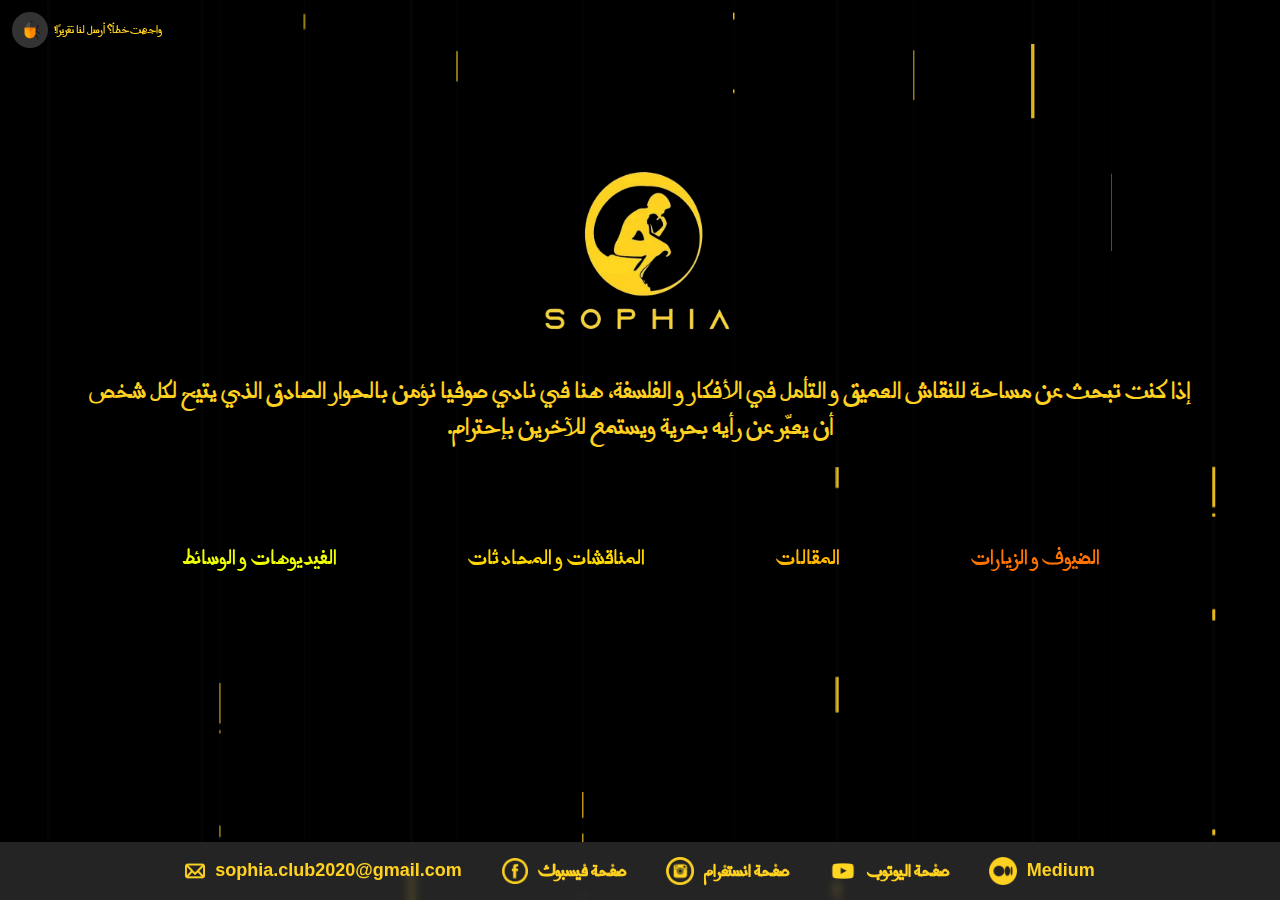
<file: home.html>
<!-- Credits: -->
<!-- "Space Elevator" by Eslam Yahya on CodePen: https://codepen.io/Eslam-Yahya/pen/MvKZKj -->
<!-- "Glowing Buttons" by Pranjal Bhadu on CodePen: https://codepen.io/bhadupranjal/pen/vYLZYqQ -->


<!DOCTYPE html>
<html lang="ar">

<head>
  <meta charset="UTF-8">
  <meta name="viewport" content="width=device-width, initial-scale=1.0">

  <title>نادي صوفيا للفلسفة - الصفحة الرئيسية</title>
  <!-- Open Graph / Messenger / WhatsApp -->
  <meta property="og:title" content="نادي صوفيا للفلسفة">
  <meta property="og:description" content="مرحبا بكم في نادي صوفيا للفلسفة">
  <meta property="og:image" content="https://sophia-philosophy-club.github.io/images/sophia.jpg">
  <meta property="og:type" content="website">
  <meta property="og:url" content="https://sophia-philosophy-club.github.io/home.html">

  <!-- Twitter Card -->
  <meta name="twitter:card" content="summary_large_image">
  <meta property="og:title" content="نادي صوفيا للفلسفة">
  <meta name="twitter:description" content="مرحبا بكم في نادي صوفيا للفلسفة">
  <meta name="twitter:image" content="https://sophia-philosophy-club.github.io/images/sophia.jpg">


  <link rel="icon" type="image/jpeg" href="https://sophia-philosophy-club.github.io/images/sophia.jpg">

  <!-- GSAP -->
  <script src="js/gsap.min.js"></script>
  <style>
    @font-face {
      font-family: 'Taro';
      src: url('fonts/alfont_com_taro.ttf') format('truetype');
      font-weight: normal;
      font-style: normal;
    }



    /* --- GLOBAL STYLES --- */
    html,
    body {
      margin: 0;
      padding: 0;
      width: 100%;
      height: 100%;
      overflow: hidden;
      background: #000000;
      font-family: "Arial", sans-serif;
      color: #FFD120;
      text-align: center;
      position: relative;
      font-size: clamp(14px, 1.4vw, 18px);
    }

    /* --- TOP LEFT BUG / DEBUG BOX --- */
    #top-left-bug {
      top: clamp(0.6vh, 1vh, 1.5vh);
      left: clamp(0.6vw, 1vw, 1.5vw);
      font-size: clamp(11px, 1.2vw, 14px);
      gap: clamp(4px, 0.8vw, 6px);
    }

    #bug-msg {
      font-size: clamp(10px, 1.1vw, 12px);
      font-family: 'Taro', Arial, sans-serif;
      /* Apply Taro font */
    }


    /* --- SPEECH BUBBLES (DYNAMIC) --- */
    .speech-bubble {
      position: relative;
      background: #222222;
      color: #FFD120;

      padding: clamp(4px, 1vh, 8px) clamp(8px, 2vw, 14px);

      border-radius: clamp(8px, 1.5vw, 14px);

      font-size: clamp(12px, 1.6vw, 15px);

      opacity: 0;
      transition: opacity 0.5s ease-in-out;
      pointer-events: none;
      white-space: nowrap;
    }

    .speech-bubble::after {
      content: '';
      position: absolute;

      top: 50%;
      left: clamp(-10px, -1vw, -6px);
      /* dynamic horizontal offset */
      transform: translateY(-50%);

      border-width: clamp(4px, 1vw, 6px);
      /* scales arrow size */
      border-style: solid;
      border-color: transparent #222222 transparent transparent;
    }

    /* --- CONTAINER (Dynamic) --- */
    .container {
      position: relative;
      height: 100vh;
      /* scales with viewport height */
      width: 100vw;
      /* scales with viewport width */
      display: flex;
      flex-direction: column;
      justify-content: center;
      align-items: center;
      overflow: hidden;
      padding: clamp(0.5rem, 2vh, 2rem);
      /* optional padding scales with screen */
      box-sizing: border-box;
    }


    svg {
      position: absolute;
      inset: 0;
      width: 100%;
      height: 100%;
    }


    .lines {
      opacity: 0.05;
    }

    .line {
      fill: #4C3A90;
    }

    .lights {
      opacity: 0.9;
    }

    .light {
      fill: #FFD120;
    }

    /* --- LOGO (Dynamic, lower with more spacing) --- */
    .logo {
      width: clamp(120px, 15vw, 250px);
      /* scales with viewport width */
      height: auto;
      z-index: 10;
      pointer-events: none;
      margin-top: -15vh;
      /* slightly higher to give more space above */
    }

    /* --- LOGO TEXT (Dynamic, more spacing above and below) --- */
    .logo-text {
      margin-top: 4vh;
      /* more spacing from logo */
      margin-bottom: 4vh;
      /* adds spacing below text */
      max-width: 90%;
      font-size: clamp(14px, 2vw, 28px);
      line-height: clamp(1.2, 1.4, 1.6);
      color: #FFD120;
      z-index: 10;
      pointer-events: none;
      text-align: center;
      direction: rtl;
      font-family: 'Taro', Arial, sans-serif;
    }

    footer {
      position: fixed;
      bottom: 0;
      left: 0;
      width: 100%;
      background: rgba(60, 60, 60, 0.6);
      color: #FFD120;
      font-size: clamp(12px, 1.5vw, 18px);
      /* scales with screen width */
      line-height: 1.6;
      padding: clamp(10px, 1.5vh, 15px) 0;
      /* scales with viewport height */
      display: flex;
      justify-content: center;
      gap: clamp(10px, 4vw, 40px);
      /* scales spacing */
      z-index: 20;
      backdrop-filter: blur(5px);
    }

    footer a {
      color: #FFD120;
      text-decoration: none;
      font-weight: bold;
      transition: color 0.3s;
    }

    footer a:hover {
      color: #ffffff;
    }

    /* --- NEON BUTTONS AREA (RESPONSIVE) --- */
    .neon-buttons {
      margin-top: 4vh;
      /* scales with viewport height ✅ */
      display: flex;
      gap: 2.5vw;
      /* scales with viewport width ✅ */
      z-index: 10;
      flex-wrap: wrap;
      /* handles small screens ✅ */
      justify-content: center;
    }


    .neon-buttons a {
      position: relative;
      display: inline-flex;
      align-items: center;
      justify-content: center;

      padding: clamp(12px, 2.5vh, 30px) clamp(18px, 4vw, 50px);
      /* responsive padding ✅ */

      text-decoration: none;
      text-transform: uppercase;
      transition: 0.5s;
      letter-spacing: clamp(1px, 0.3vw, 3px);
      /* scales ✅ */
      overflow: hidden;

      font-size: clamp(14px, 2vw, 22px);
      /* scales ✅ */
      white-space: nowrap;
    }


    .neon-buttons a span {
      position: absolute;
      display: block;
    }


    /* --- BLUE NEON BUTTON --- */
    .neon-blue {
      color: #eeff00;
    }

    .neon-blue:hover {
      background: #eeff00;
      color: #050801;
      box-shadow: 0 0 5px #eeff00,
        0 0 25px #eeff00,
        0 0 50px #eeff00,
        0 0 200px #eeff00;
    }

    .neon-blue span:nth-child(1) {
      background: linear-gradient(90deg, transparent, #eeff00);
      animation: nb1-blue 1s linear infinite;
      top: 0;
      left: -100%;
      width: 100%;
      height: 2px;
    }

    .neon-blue span:nth-child(2) {
      background: linear-gradient(180deg, transparent, #eeff00);
      animation: nb2-blue 1s linear infinite 0.25s;
      top: -100%;
      right: 0;
      width: 2px;
      height: 100%;
    }

    .neon-blue span:nth-child(3) {
      background: linear-gradient(270deg, transparent, #eeff00);
      animation: nb3-blue 1s linear infinite 0.5s;
      bottom: 0;
      right: -100%;
      width: 100%;
      height: 2px;
    }

    .neon-blue span:nth-child(4) {
      background: linear-gradient(360deg, transparent, #eeff00);
      animation: nb4-blue 1s linear infinite 0.75s;
      bottom: -100%;
      left: 0;
      width: 2px;
      height: 100%;
    }

    @keyframes nb1-blue {
      0% {
        left: -100%;
      }

      50%,
      100% {
        left: 100%;
      }
    }

    @keyframes nb2-blue {
      0% {
        top: -100%;
      }

      50%,
      100% {
        top: 100%;
      }
    }

    @keyframes nb3-blue {
      0% {
        right: -100%;
      }

      50%,
      100% {
        right: 100%;
      }
    }

    @keyframes nb4-blue {
      0% {
        bottom: -100%;
      }

      50%,
      100% {
        bottom: 100%;
      }
    }

    /* --- RED NEON BUTTON --- */
    .neon-red {
      color: #ffd700;
    }

    .neon-red:hover {
      background: #ffd700;
      color: #050801;
      box-shadow: 0 0 5px #ffd700,
        0 0 25px #ffd700,
        0 0 50px #ffd700,
        0 0 200px #ffd700;
    }

    .neon-red span:nth-child(1) {
      background: linear-gradient(90deg, transparent, #ffd700);
      animation: nb1 1s linear infinite;
      top: 0;
      left: -100%;
      width: 100%;
      height: 2px;
    }

    .neon-red span:nth-child(2) {
      background: linear-gradient(180deg, transparent, #ffd700);
      animation: nb2 1s linear infinite 0.25s;
      top: -100%;
      right: 0;
      width: 2px;
      height: 100%;
    }

    .neon-red span:nth-child(3) {
      background: linear-gradient(270deg, transparent, #ffd700);
      animation: nb3 1s linear infinite 0.5s;
      bottom: 0;
      right: -100%;
      width: 100%;
      height: 2px;
    }

    .neon-red span:nth-child(4) {
      background: linear-gradient(360deg, transparent, #ffd700);
      animation: nb4 1s linear infinite 0.75s;
      bottom: -100%;
      left: 0;
      width: 2px;
      height: 100%;
    }

    @keyframes nb1 {
      0% {
        left: -100%;
      }

      50%,
      100% {
        left: 100%;
      }
    }

    @keyframes nb2 {
      0% {
        top: -100%;
      }

      50%,
      100% {
        top: 100%;
      }
    }

    @keyframes nb3 {
      0% {
        right: -100%;
      }

      50%,
      100% {
        right: 100%;
      }
    }

    @keyframes nb4 {
      0% {
        bottom: -100%;
      }

      50%,
      100% {
        bottom: 100%;
      }
    }

    /* --- YELLOW NEON BUTTON --- */
    .neon-yellow {
      color: #ffb700;
    }

    .neon-yellow:hover {
      background: #ffb700;
      color: #050801;
      box-shadow: 0 0 5px #ffb700,
        0 0 25px #ffb700,
        0 0 50px #ffb700,
        0 0 200px #ffb700;
    }

    .neon-yellow span:nth-child(1) {
      background: linear-gradient(90deg, transparent, #ffb700);
      animation: nb1-yellow 1s linear infinite;
      top: 0;
      left: -100%;
      width: 100%;
      height: 2px;
    }

    .neon-yellow span:nth-child(2) {
      background: linear-gradient(180deg, transparent, #ffb700);
      animation: nb2-yellow 1s linear infinite 0.25s;
      top: -100%;
      right: 0;
      width: 2px;
      height: 100%;
    }

    .neon-yellow span:nth-child(3) {
      background: linear-gradient(270deg, transparent, #ffb700);
      animation: nb3-yellow 1s linear infinite 0.5s;
      bottom: 0;
      right: -100%;
      width: 100%;
      height: 2px;
    }

    .neon-yellow span:nth-child(4) {
      background: linear-gradient(360deg, transparent, #ffb700);
      animation: nb4-yellow 1s linear infinite 0.75s;
      bottom: -100%;
      left: 0;
      width: 2px;
      height: 100%;
    }

    @keyframes nb1-yellow {
      0% {
        left: -100%;
      }

      50%,
      100% {
        left: 100%;
      }
    }

    @keyframes nb2-yellow {
      0% {
        top: -100%;
      }

      50%,
      100% {
        top: 100%;
      }
    }

    @keyframes nb3-yellow {
      0% {
        right: -100%;
      }

      50%,
      100% {
        right: 100%;
      }
    }

    @keyframes nb4-yellow {
      0% {
        bottom: -100%;
      }

      50%,
      100% {
        bottom: 100%;
      }
    }


    /* --- GREEN NEON BUTTON --- */
    .neon-green {
      color: #ff7300;
    }

    .neon-green:hover {
      background: #ff7300;
      color: #050801;
      box-shadow: 0 0 5px #ff7300,
        0 0 25px #ff7300,
        0 0 50px #ff7300,
        0 0 200px #ff7300;
    }

    .neon-green span:nth-child(1) {
      background: linear-gradient(90deg, transparent, #ff7300);
      animation: nb1-green 1s linear infinite;
      top: 0;
      left: -100%;
      width: 100%;
      height: 2px;
    }

    .neon-green span:nth-child(2) {
      background: linear-gradient(180deg, transparent, #ff7300);
      animation: nb2-green 1s linear infinite 0.25s;
      top: -100%;
      right: 0;
      width: 2px;
      height: 100%;
    }

    .neon-green span:nth-child(3) {
      background: linear-gradient(270deg, transparent, #ff7300);
      animation: nb3-green 1s linear infinite 0.5s;
      bottom: 0;
      right: -100%;
      width: 100%;
      height: 2px;
    }

    .neon-green span:nth-child(4) {
      background: linear-gradient(360deg, transparent, #ff7300);
      animation: nb4-green 1s linear infinite 0.75s;
      bottom: -100%;
      left: 0;
      width: 2px;
      height: 100%;
    }

    @keyframes nb1-green {
      0% {
        left: -100%;
      }

      50%,
      100% {
        left: 100%;
      }
    }

    @keyframes nb2-green {
      0% {
        top: -100%;
      }

      50%,
      100% {
        top: 100%;
      }
    }

    @keyframes nb3-green {
      0% {
        right: -100%;
      }

      50%,
      100% {
        right: 100%;
      }
    }

    @keyframes nb4-green {
      0% {
        bottom: -100%;
      }

      50%,
      100% {
        bottom: 100%;
      }
    }

    /* --- RESPONSIVE / MOBILE ADJUSTMENTS --- */
    @media screen and (max-width: 768px) {

      html,
      body {
        font-size: 14px;
      }

      .logo {
        width: 115px;
        margin-top: -2.0vh;
      }

      .logo-text {
        font-size: clamp(14px, 4.8vw, 20px);
        line-height: 1.4;
      }


      .neon-buttons {
        display: grid !important;
        grid-template-columns: repeat(2, 1fr);
        /* 2 buttons per row */
        gap: 2vh 2vw;
        width: 90%;
        max-width: 360px;
        justify-items: center;
        align-items: center;
        margin: 4vh auto 12vh;
        /* auto horizontal margin centers grid */
      }

      .neon-buttons a {
        display: block;
        width: 100%;
        max-width: clamp(140px, 42vw, 200px);
        padding: clamp(10px, 2.2vh, 18px) clamp(14px, 4vw, 26px);
        font-size: clamp(15px, 3.8vw, 20px);
        /* ↑ slightly larger */
        text-align: center;
        box-sizing: border-box;
      }


      footer {
        display: grid;
        grid-template-columns: 60% 40%;
        column-gap: clamp(6px, 2vw, 12px);
        row-gap: 4px;
        align-items: start;
        text-align: left;
        font-size: 11px;
        padding: 5px 10px;
      }

      footer img {
        width: 14px !important;
        height: auto;
        vertical-align: middle;
        margin-right: 5px;
      }

      /* --- TOP LEFT BUG FIX --- */
      #top-left-bug {
        top: 5px;
        left: 5px;
        font-size: 12px;
        gap: 4px;
      }

      #bug-msg {
        font-size: 11px;
        font-family: 'Taro', Arial, sans-serif !important;
        /* force it */
      }
    }

    #top-left-bug:hover img {
      filter: drop-shadow(0 0 6px rgba(255, 209, 32, 0.7));
    }

    .neon-blue,
    .neon-red,
    .neon-yellow,
    .neon-green {
      font-family: 'Taro', Arial, sans-serif;
    }

    /* Apply Taro font only to Arabic footer links */
    footer a.arabic {
      font-family: 'Taro', Arial, sans-serif;
    }


    /* --- VERY SMALL HEIGHT DEVICES (height < 479px) --- */
    @media screen and (max-height: 479px) {

      /* Reduce spacing above buttons and shrink them */
      .neon-buttons a {
        display: block;
        width: 100%;
        max-width: clamp(120px, 38vw, 180px);
        /* smaller max width */
        padding: clamp(8px, 2vh, 14px) clamp(12px, 3vw, 22px);
        /* smaller padding */
        font-size: clamp(13px, 3.0vw, 18px);
        /* slightly smaller font */
        text-align: center;
        box-sizing: border-box;
      }

      /* Reduce footer size */
      footer {
        display: grid;
        grid-template-columns: 60% 40%;
        column-gap: clamp(4px, 1.5vw, 10px);
        row-gap: 3px;
        align-items: start;
        text-align: left;
        font-size: 10px;
        /* smaller font */
        padding: 4px 8px;
        /* tighter padding */
      }

      /* Adjust logo placement and size */
      .logo {
        width: 85px !important;
        /* smaller logo */
        margin-top: -8vh !important;
        /* slightly higher */
        height: auto !important;
      }

      .logo-text {
        font-size: clamp(13px, 4vw, 18px);
        /* smaller text */
        line-height: 1.3;
        margin-top: 2vh;
        margin-bottom: 2vh;
      }
    }
  </style>

</head>

<body>
  <!-- Top-left GitHub + bug message -->
  <div id="top-left-bug"
    style="position:fixed; top:12px; left:12px; z-index:9999; display:flex; align-items:center; gap:8px; font-size:14px; color:#FFD120; cursor:pointer; pointer-events:auto;">

    <a href="https://github.com/Sophia-Philosophy-Club" target="_blank"
      style="display:flex; align-items:center; text-decoration:none; color:#FFD120; gap:6px;">

      <!-- Circular greyish background for bug icon -->
      <div
        style="width:36px; height:36px; background:rgba(128,128,128,0.4); border-radius:50%; display:flex; justify-content:center; align-items:center; flex-shrink:0;">
        <img src="images/bug.png" alt="GitHub" style="width:20px; height:20px;">
      </div>

      <!-- Arabic text with proper RTL direction -->
      <span id="bug-msg"
        style="opacity:0; transition:opacity 0.4s; direction:rtl; unicode-bidi:plaintext; white-space:nowrap;">
        أبلغ عن أي مشكلة!
      </span>
    </a>
  </div>
  <script>
    const bugBox = document.getElementById("top-left-bug");

    bugBox.addEventListener("mouseenter", () => {
      gsap.to(bugBox, {
        x: 3,
        duration: 0.15,
        yoyo: true,
        repeat: 3,
        ease: "power1.inOut"
      });
    });
  </script>

  <div class="container">
    <!-- SVG background -->
    <svg id="lines" xmlns="http://www.w3.org/2000/svg" viewBox="0 0 1920 1080" preserveAspectRatio="none">
      <g class="lines">
        <rect class="line" x="1253.6" width="4.5" height="1080" />
        <rect class="line" x="873.3" width="1.8" height="1080" />
        <rect class="line" x="1100" width="1.8" height="1080" />
        <rect class="line" x="1547.1" width="4.5" height="1080" />
        <rect class="line" x="615" width="4.5" height="1080" />
        <rect class="line" x="684.6" width="1.8" height="1080" />
        <rect class="line" x="1369.4" width="1.8" height="1080" />
        <rect class="line" x="1310.2" width="0.9" height="1080" />
        <rect class="line" x="1233.4" width="0.9" height="1080" />
        <rect class="line" x="124.2" width="0.9" height="1080" />
        <rect class="line" x="1818.4" width="4.5" height="1080" />
        <rect class="line" x="70.3" width="4.5" height="1080" />
        <rect class="line" x="1618.6" width="1.8" height="1080" />
        <rect class="line" x="455.9" width="1.8" height="1080" />
        <rect class="line" x="328.7" width="1.8" height="1080" />
        <rect class="line" x="300.8" width="4.6" height="1080" />
        <rect class="line" x="1666.4" width="0.9" height="1080" />
      </g>

      <g class="lights">
        <path class="light light1"
          d="M619.5,298.4H615v19.5h4.5V298.4z M619.5,674.8H615v9.8h4.5V674.8z M619.5,135.1H615v5.6h4.5V135.1z M619.5,55.5H615v68.7h4.5V55.5z" />
        <path class="light light2"
          d="M1258.2,531.9h-4.5v8.1h4.5V531.9z M1258.2,497.9h-4.5v17.9h4.5V497.9z M1258.2,0h-4.5v25.3h4.5V0z M1258.2,252.2h-4.5v42.4h4.5V252.2z" />
        <path class="light light3"
          d="M875.1,123.8h-1.8v4h1.8V123.8z M875.1,289.4h-1.8v24.1h1.8V289.4z M875.1,0h-1.8v31.4h1.8V0z M875.1,50.2 h-1.8v11.5h1.8V50.2z" />
        <path class="light light4"
          d="M1101.8,983.8h-1.8v8.2h1.8V983.8z M1101.8,1075.9h-1.8v4.1h1.8V1075.9z M1101.8,873.7h-1.8v4.2h1.8V873.7z M1101.8,851h-1.8v18.2h1.8V851z" />
        <path class="light light5"
          d="M686.4,822.7h-1.8v3.8h1.8V822.7z M686.4,928.4h-1.8v23h1.8V928.4z M686.4,1043.8h-1.8v36.2h1.8V1043.8z" />
        <path class="light light6"
          d="M1551.6,860.9h-4.4v-34.1h4.4V860.9z M1551.6,533.5h-4.4v-13.9h4.4V533.5z M1551.6,1080h-4.4v-89.1h4.4V1080z" />
        <path class="light light7"
          d="M1311.1,707.7h-0.9V698h0.9V707.7z M1311.1,436.8h-0.9v-58.9h0.9V436.8z M1311.1,140.7h-0.9V48h0.9V140.7z" />
        <path class="light light8" d="M125.1,514.5h-0.9v-9.7h0.9V514.5z M125.1,243.6h-0.9v-58.9h0.9V243.6z" />
        <path class="light light9"
          d="M305.4,806.7h-4.6v-42.5h4.6V806.7z M305.4,398.5h-4.6v-17.3h4.6V398.5z M305.4,1080h-4.6V968.8h4.6V1080z" />
        <path class="light light10"
          d="M1822.9,170.7h-4.5v13.7h4.5V170.7z M1822.9,435.1h-4.5v6.8h4.5V435.1z M1822.9,55.9h-4.5v4h4.5V55.9z M1822.9,0h-4.5v48.3h4.5V0z" />
        <path class="light light11"
          d="M1666.4,331.5h0.9v9.7h-0.9V331.5z M1666.4,602.4h0.9v58.9h-0.9V602.4z M1666.4,898.5h0.9v92.7h-0.9V898.5z" />
        <path class="light light12"
          d="M1620.4,200.7h-1.8v6.4h1.8V200.7z M1620.4,469.1h-1.8v39h1.8V469.1z M1620.4,0h-1.8v51h1.8V0z M1620.4,81.3 h-1.8V100h1.8V81.3z" />
        <path class="light light13"
          d="M74.8,201h-4.5v16.2h4.5V201z M74.8,512.3h-4.5v8.1h4.5V512.3z M74.8,65.8h-4.5v4.6h4.5V65.8z M74.8,0h-4.5 v56.8h4.5V0z" />
        <path class="light light14"
          d="M1371.2,655.3h-1.8v6.3h1.8V655.3z M1371.2,829.7h-1.8v37.9h1.8V829.7z M1371.2,1020.3h-1.8v59.7h1.8V1020.3z" />
        <path class="light light15"
          d="M1234.3,898.1h-0.9v-4.9h0.9V898.1z M1234.3,762.5h-0.9v-29.5h0.9V762.5z M1234.3,614.4h-0.9v-46.4h0.9V614.4z" />
        <path class="light light16" d="M457.7,1010.8h-1.8v-18.1h1.8V1010.8z M457.7,507.5h-1.8V398h1.8V507.5z" />
        <path class="light light17"
          d="M330.5,170.7h-1.8v13.7h1.8V170.7z M330.5,435.1h-1.8v6.8h1.8V435.1z M330.5,55.9h-1.8v4h1.8V55.9z M330.5,0 h-1.8v48.3h1.8V0z" />
      </g>
    </svg>

    <!-- Logo -->
    <img src="images/sophia.png" alt="Logo" class="logo">

    <!-- Text under logo -->
    <div class="logo-text">
      إذا كنت تبحث عن مساحة للنقاش العميق و التأمل في الأفكار و الفلسفة، هنا
      في نادي صوفيا نؤمن بالحوار الصادق الذي يتيح لكل شخص أن يعبّر عن رأيه بحرية ويستمع للآخرين بإحترام.
    </div>
    <div class="neon-buttons">

      <!-- Blue Videos Button -->
      <a href="videos.html" class="neon-blue">
        <span></span><span></span><span></span><span></span>
        الفيديوهات و الوسائط </a>

      <!-- Red Debate Button -->
      <a href="debates.html" class="neon-red">
        <span></span><span></span><span></span><span></span>
        المناقشات و المحادثات
      </a>

      <!-- Yellow Articles Button -->
      <a href="articles.html" class="neon-yellow">
        <span></span><span></span><span></span><span></span>
        المقالات
      </a>

      <!-- Green Guests & Members Button -->
      <a href="guests.html" class="neon-green">
        <span></span><span></span><span></span><span></span>
        الضيوف و الزيارات
      </a>


    </div>


  </div>

  <!-- Footer Bar -->
  <footer>
    <span>
      <img src="images/mail.png" alt="Email" style="width:20px; vertical-align:middle; margin-right:5px;">
      <a href="mailto:sophia.club2020@gmail.com">sophia.club2020@gmail.com</a>
    </span>

    <span>
      <img src="images/facebook.png" alt="Facebook" style="width:26px; vertical-align:middle; margin-right:5px;">
      <a href="https://www.facebook.com/profile.php?id=100063707634531" target="_blank" class="arabic">صفحة فيسبوك</a>
    </span>

    <span>
      <img src="images/instagram.png" alt="Instagram" style="width:28px; vertical-align:middle; margin-right:5px;">
      <a href="https://www.instagram.com/sophiaphilosophy/?hl=fr" target="_blank" class="arabic">صفحة انستغرام</a>
    </span>

    <span>
      <img src="images/youtube.png" alt="Youtube" style="width:28px; vertical-align:middle; margin-right:5px;">
      <a href="https://www.youtube.com/@sophiaclub2020" target="_blank" class="arabic">صفحة اليوتوب</a>
    </span>

    <span>
      <img src="images/medium.png" alt="medium" style="width:28px; vertical-align:middle; margin-right:5px;">
      <a href="https://medium.com/@sophia.club2020" target="_blank" class="arabic">Medium</a>
    </span>

  </footer>


  <!-- Top-left GitHub + bug message script -->
  <script>
    const messages = [
      "واجهت خطأ؟ أرسل لنا تقريرًا!",
      "ساعدنا في تحسين الموقع عبر الإبلاغ عن الأخطاء!",
      "لاحظت خللًا؟ لا تتردد بالإبلاغ!"
    ];

    const bugMsg = document.getElementById("bug-msg");
    let index = 0;

    function showMessage() {
      bugMsg.textContent = messages[index];
      bugMsg.style.opacity = 1;

      setTimeout(() => {
        bugMsg.style.opacity = 0;
        index = (index + 1) % messages.length;
      }, 2500); // message visible for 2.5 seconds
    }

    // Repeat every 3 seconds
    showMessage();
    setInterval(showMessage, 3000);
  </script>


  <script>
    const SVG_HEIGHT = 1080;

    function animateWithRandomNumber(myClass, from, to) {
      TweenLite.fromTo(
        myClass,
        Math.floor(Math.random() * 20) + 1,
        { y: from },
        {
          y: to,
          onComplete: animateWithRandomNumber,
          onCompleteParams: [myClass, from, to],
          ease: Linear.easeNone
        }
      );
    }


    const itemsDown = [".light4", ".light5", ".light6", ".light7", ".light8", ".light11", ".light12", ".light13", ".light14", ".light15", ".light16"];
    itemsDown.forEach(e => animateWithRandomNumber(e, -1080, 1080));

    const itemsUp = [".light1", ".light2", ".light3", ".light9", ".light10", ".light17"];
    itemsUp.forEach(e => animateWithRandomNumber(e, 1080, -1080));
  </script>
</body>

</html>
</file>
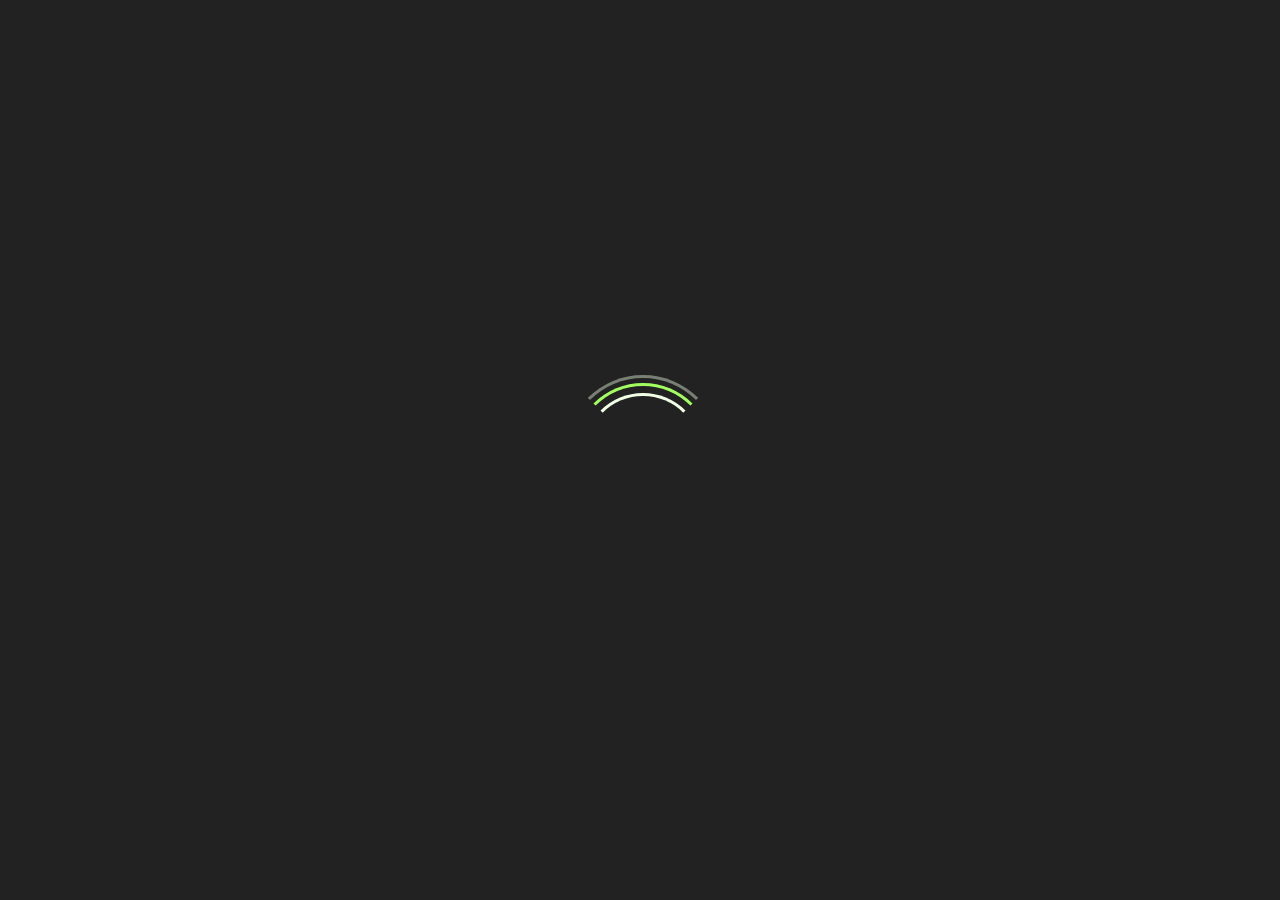
<file: index1.html>
<!DOCTYPE html>
<html lang="en">
<head>
    <meta charset="UTF-8">
    <title>Bekah Shaffer - Home</title>
    <meta name="keywords" content="Bekah Shaffer, home">
    <meta name="description" content="Bekah Shaffer's personal website">

    <!-- CSS file -->
    <link rel="stylesheet" type="text/css" href="style2.css">

    <!-- Google Fonts -->
    <link href="https://fonts.googleapis.com/css?family=Raleway:400" rel="stylesheet" type="text/css">
    <link href="https://fonts.googleapis.com/css?family=Playfair+Display" rel="stylesheet" type="text/css">

    <!-- jQuery (HTTPS explicitly for local and GitHub) -->
    <script src="https://ajax.googleapis.com/ajax/libs/jquery/1.9.1/jquery.min.js"></script>
    <script>
        // Local fallback if jQuery fails
        window.jQuery || document.write('<script src="js/vendor/jquery-1.9.1.min.js"><\/script>');
    </script>

    <!-- Main JS file -->
    <script src="main.js"></script>
</head>
<body>
    <!-- Loader -->
    <div id="loader-wrapper">
        <div id="loader"></div>
        <div class="loader-section section-left"></div>
        <div class="loader-section section-right"></div>
    </div>

    <!-- Main Content -->
    <div class="parent">
        <h1 class="right uc">bekah shaffer</h1>
        <ul class="child hover fade-in">
            <li class="all25"><a href="portfolio.html">portfolio</a></li>
            <li class="all25"><a href="resume.html">resume</a></li>
            <li class="all25"><a href="about.html">about</a></li>
            <li class="all25"><a href="contact.html">contact</a></li>
        </ul>
    </div>
</body>
</html>
</file>
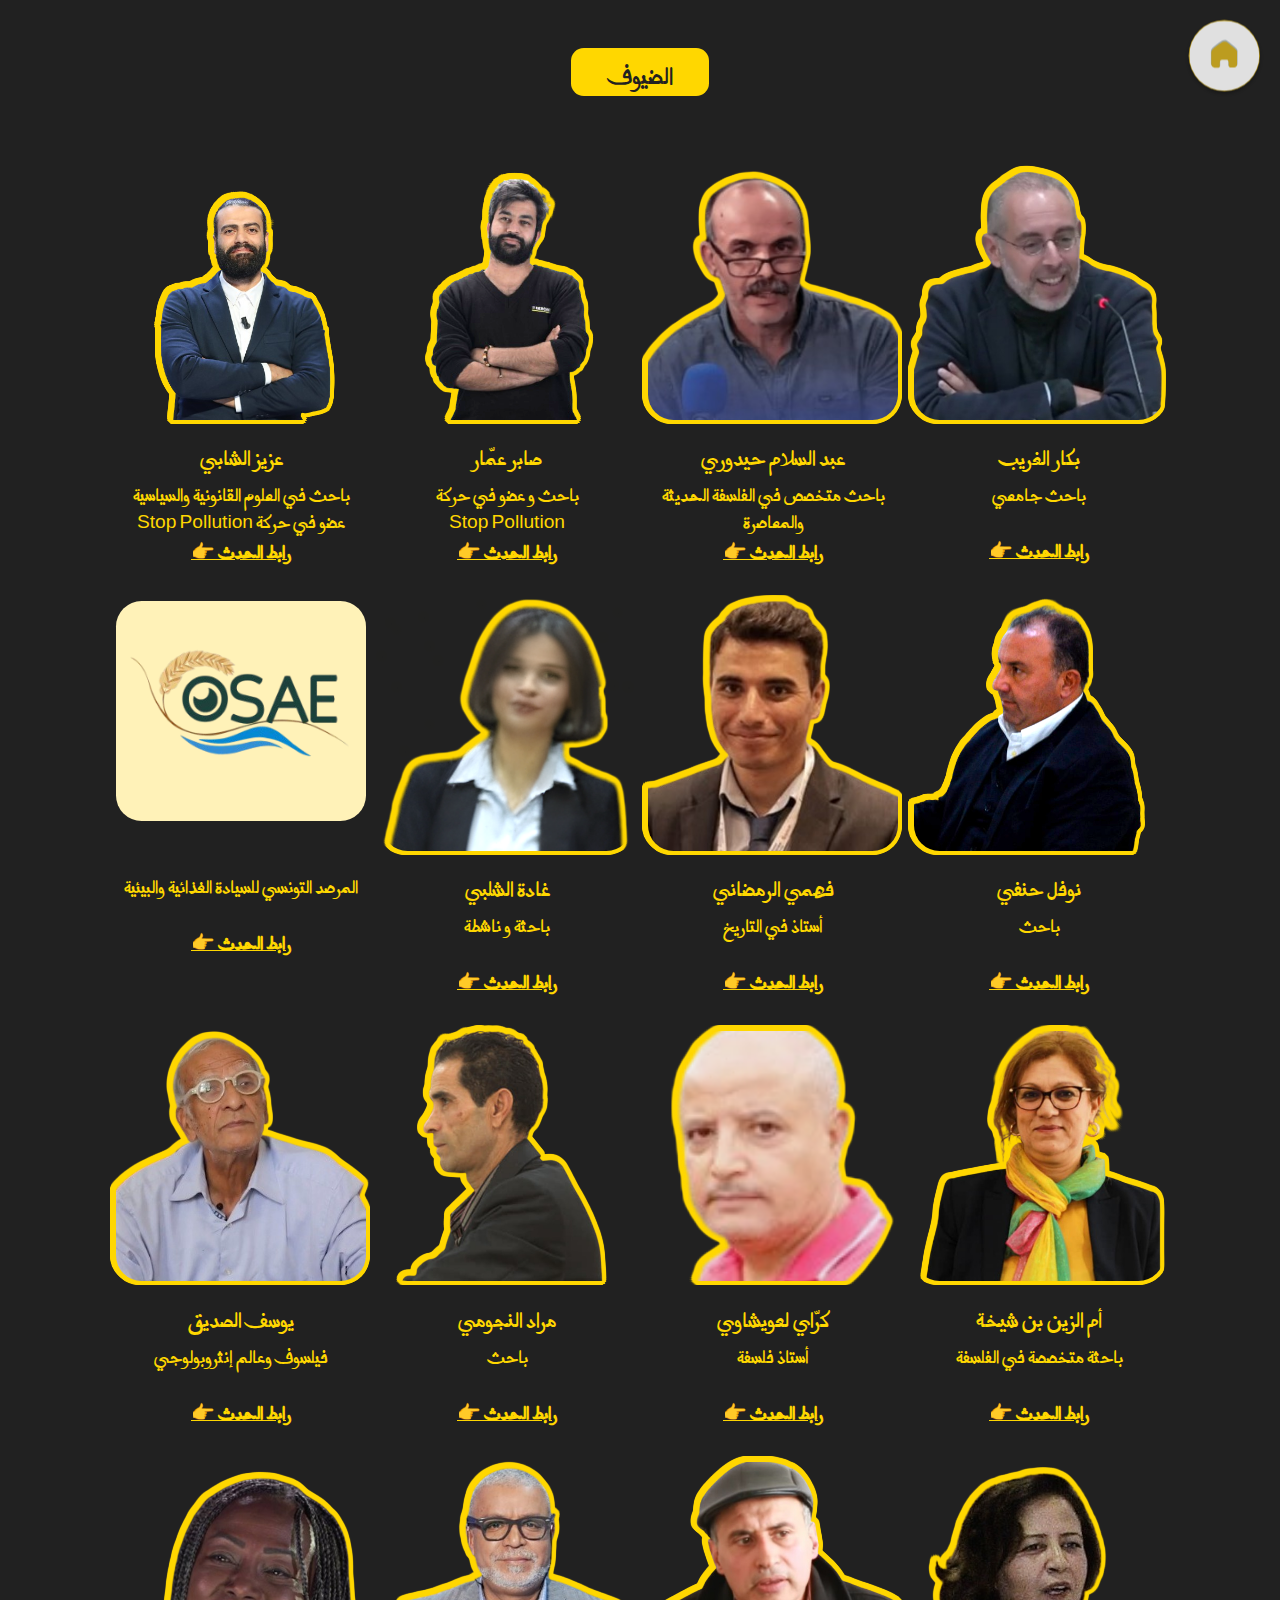
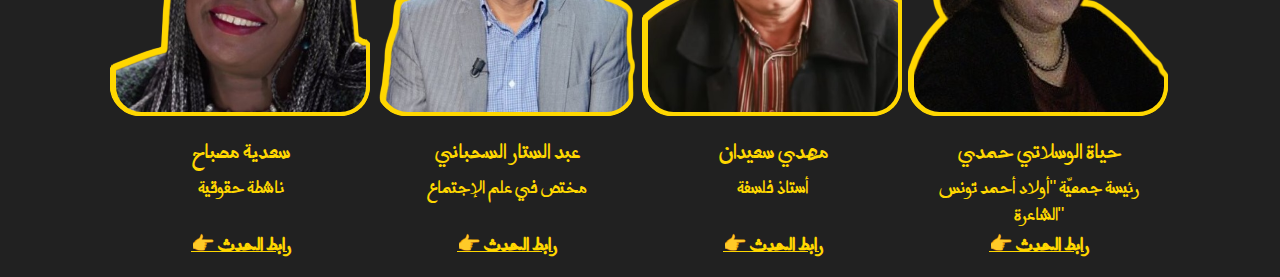
<file: members_and_guests.html>
<!-- Credits: -->
<!-- "Confetti button" by Mikael Ainalem on CodePen: https://codepen.io/ainalem/pen/zXoEmx -->

<!DOCTYPE html>
<html lang="ar">

<head>
  <meta charset="UTF-8">
  <meta name="viewport" content="width=device-width, initial-scale=1.0">
  <title>نادي صوفيا للفلسفة - الضيوف </title>

  <style>
    @font-face {
      font-family: 'Taro';
      src: url('fonts/alfont_com_taro.ttf') format('truetype');
    }

    * {
      margin: 0;
      padding: 0;
      box-sizing: border-box;
    }

    html,
    body {
      height: 100%;
    }

    /* default = dark */
    body {
      display: flex;
      flex-direction: column;
      /* 👈 THIS IS THE KEY */
      align-items: center;
      background-color: #212121;
      font-family: 'Taro', sans-serif;
      transition: background-color 0.4s ease-in-out;
      padding-top: 2rem;
    }


    nav.amazing-tabs {
      padding: 1rem 2rem;
      user-select: none;
    }

    button {
      border: none;
      background: transparent;
      cursor: pointer;
    }

    .filters-container {
      padding: 0 3rem;
      max-height: 3.8rem;
    }

    .filters-wrapper {
      position: relative;
    }

    .filter-tabs {
      list-style: none;
      display: flex;
      gap: 2rem;
      padding: 0.3rem;
    }

    .filter-tabs li {
      z-index: 1;
    }

    .filter-button {
      min-width: 8rem;
      height: 3rem;
      display: flex;
      align-items: center;
      justify-content: center;
      font-size: 1.6rem;
      font-family: 'Taro', Arial, sans-serif;
      color: #f57c00;
      transition: color 0.3s ease-in-out;
    }

    .filter-slider {
      position: absolute;
      inset: 0;
      pointer-events: none;
    }

    .filter-slider-rect {
      height: 3rem;
      width: 100%;
      /* match the button width */
      border-radius: 0.8rem;
      background-color: #ffd700;
      transform: translateX(0);
      /* start at first tab */
      transition: transform 0.4s ease-in-out, background-color 0.4s ease-in-out, width 0.4s ease-in-out;
    }


    /* Make the "الأعضاء" button unclickable */
    .filter-tabs li:nth-child(2) .filter-button {
      pointer-events: none;
      opacity: 0.6;
      /* optional: make it look disabled */
    }

    /* ------------------- GUEST SECTION ------------------- */
    .guests-section {
      margin-top: 3rem;
      display: flex;
      gap: clamp(0.5rem, 2vw, 1rem);
      /* smaller gap for tiny screens */
      justify-content: center;
      flex-wrap: wrap;
      align-items: flex-start;
    }

    .guest-card {
      flex: 1 1 clamp(140px, 45%, 250px);
      /* dynamic width */
      max-width: 250px;
      text-align: center;
      box-sizing: border-box;
    }

    .guest-card img {
      width: 100%;
      aspect-ratio: 1 / 1;
      /* maintain square shape */
      object-fit: cover;
      border-radius: 1.6rem;
      filter:
        drop-shadow(-2px 0 0 #ffd700) drop-shadow(2px 0 0 #ffd700) drop-shadow(0 -2px 0 #ffd700) drop-shadow(0 2px 0 #ffd700) drop-shadow(-1.5px -1.5px 0 #ffd700) drop-shadow(1.5px 1.5px 0 #ffd700) drop-shadow(-1.5px 1.5px 0 #ffd700) drop-shadow(1.5px -1.5px 0 #ffd700);
    }

    .guest-text {
      min-height: 6rem;
      /* keep text at same level */
    }

    .guest-name {
      margin-top: 0.8rem;
      font-size: clamp(1rem, 2vw, 1.4rem);
      color: #ffd700;
    }

    .guest-description {
      margin-top: 0.4rem;
      font-size: clamp(0.9rem, 1.5vw, 1.2rem);
      color: #ffd700;
      line-height: 1.4;
    }

    .guest-event {
      margin-top: 0.0rem;
      /* moved slightly up */
      font-size: clamp(0.9rem, 1.5vw, 1.2rem);
      margin-bottom: 1rem;
      /* space below link */

    }


    .guest-event a {
      color: #ffd700;
      text-decoration: underline;
      transition: color 0.3s ease;
      font-size: clamp(1rem, 1.5vw, 1.3rem);
      /* responsive size */
      font-weight: bold;
      /* optional: make it stand out */
      margin-top: 0.0rem;
      /* optional: small spacing above */
      display: inline-block;
      /* ensures margin works */
    }


    .guest-event a:hover {
      color: #ffffff;
    }


    /* ===== Canvas Button (isolated) ===== */
    .canvas-button {
      position: fixed;
      top: 20px;
      right: 20px;
      z-index: 999;
      transform: scale(0.7);
      transform-origin: top right;
      background-color: rgba(255, 209, 32, 0.7);
      padding: 1px;
      /* controls size of the yellow background */
      border-radius: 50%;
      /* keeps it circular */
    }

    /* Button visuals */
    .hover {
      border-radius: 50px;
      box-shadow: 0 3px 6px rgba(0, 0, 0, 0.16),
        0 3px 6px rgba(0, 0, 0, 0.23);
      cursor: pointer;
      height: 100px;
      width: 100px;
      position: relative;
    }

    .shadow {
      position: absolute;
      margin-top: 2px;
    }

    .hover svg {
      width: 100%;
      height: 100%;
      display: block;
    }

    .clip {
      background-color: #e0e0e0;
      border-radius: 50px;
      height: 100px;
      width: 100px;
      position: absolute;
      clip-path: polygon(0% 0%, 0% 52.447069%, 30.844539% 52.447%, 30.844539% 50.237396%,
          30.844539% 48.027791%, 30.844539% 45.818186%, 30.844539% 43.608582%,
          31.074905% 42.257032%, 31.65035% 40.866508%, 32.397397% 39.609496%,
          33.142567% 38.658487%, 35.677378% 36.327021%, 39.127089% 33.663669%,
          43.075878% 30.89027%, 47.107926% 28.228662%, 48.519882% 27.751201%,
          50.433213% 27.58916%, 52.319085% 27.746871%, 53.648664% 28.228662%,
          57.127578% 30.883904%, 60.932631% 33.942292%, 64.454458% 36.928097%,
          67.083693% 39.365593%, 67.93372% 40.373944%, 68.477633% 41.419308%,
          68.766519% 42.631058%, 68.851461% 44.138564%, 68.851461% 48.469673%,
          68.851461% 52.800782%, 68.851461% 57.131891%, 68.851461% 61.463%,
          68.394148% 63.593607%, 67.234211% 65.271838%, 65.689655% 66.371396%,
          64.078489% 66.765981%, 62.752664% 66.765981%, 61.426839% 66.765981%,
          60.101013% 66.765981%, 58.775188% 66.765981%, 57.551799% 66.396236%,
          56.538683% 65.455904%, 55.848324% 64.198338%, 55.593208% 62.876894%,
          55.593208% 61.595263%, 55.593208% 60.313632%, 55.593208% 59.032001%,
          55.593208% 57.75037%, 55.372582% 56.844737%, 54.769169% 56.243166%,
          53.870669% 55.909062%, 52.764781% 55.805826%, 51.262179% 55.805826%,
          49.759577% 55.805826%, 48.256975% 55.805826%, 46.754373% 55.805826%,
          45.512872% 56.016456%, 44.683926% 56.588476%, 44.22729% 57.432085%,
          44.102723% 58.457477%, 44.119797% 59.641849%, 44.1179% 60.911742%,
          44.108414% 62.368716%, 44.102723% 64.114331%, 43.898513% 65.255375%,
          43.351924% 66.213805%, 42.562016% 66.873799%, 41.627849% 67.119535%,
          40.257829% 67.119535%, 38.88781% 67.119535%, 37.517791% 67.119535%,
          36.147771% 67.119535%, 34.388618% 66.605533%, 32.669023% 65.277485%,
          31.362995% 63.456329%, 30.844539% 61.463%, 30.844539% 59.209%,
          30.844539% 56.955%, 30.844539% 54.701%, 30.844539% 52.447%, 0% 52.447%,
          0% 100%, 100% 100%, 100% 0%);
    }

    .hover:hover .clip {
      background-color: #f8f8f8;
    }

    .hover:active {
      transform: translateY(2px);
    }

    /* Canvas container */
    .container {
      clip-path: circle(40px at 45px 50%);
      height: 90px;
      width: 90px;
      overflow: hidden;
      position: absolute;
      top: 5px;
      left: 5px;
    }

    #canvas {
      position: absolute;
      top: 50%;
      left: 50%;
      transform: translate(-50%, -50%);
    }

    /* Remove the blue outline when clicking/tapping */
    a,
    button {
      outline: none;
      /* remove default outline */
      -webkit-tap-highlight-color: transparent;
      /* remove tap highlight on mobile */
    }

    /* Optional: remove focus shadow on your hover div */
    .hover:focus,
    .hover:active {
      outline: none;
      box-shadow: none;
    }

    /* Tablets */
    @media screen and (max-width: 900px) {
      .canvas-button {
        transform: scale(0.6);
        padding: 0.5px;
        top: 15px;
        right: 15px;
      }

      .hover {
        width: 80px;
        height: 80px;
      }

      .clip {
        width: 80px;
        height: 80px;
      }

    }

    @media screen and (max-width: 600px) {
      .canvas-button {
        transform: scale(0.5);
        padding: 1px;
        top: 15px;
        right: 10px;
      }

      .clip {
        width: 80px;
        height: 80px;
      }

    }

    /* ------------------- RESPONSIVE ------------------- */
    @media (max-width: 768px) {
      .guest-card {
        flex: 1 1 45%;
        /* 2 cards per row on tablet */
        max-width: 45%;
      }
    }

    /* ------------------- RESPONSIVE ------------------- */
    @media (max-width: 480px) {

      html,
      body {
        overflow-x: hidden;
        /* prevent horizontal scroll */
      }

      .guests-section {
        gap: 0.4rem;
        /* reduce gap slightly */
        padding: 0 0.2rem;
        /* reduce side padding */
        justify-content: space-between;
        /* distribute cards nicely */
      }

      .guest-card {
        flex: 1 1 calc(50% - 0.3rem);
        /* width minus gap */
        max-width: calc(50% - 0.3rem);
        box-sizing: border-box;
      }

      .guest-card img {
        width: 100%;
        height: auto;
        aspect-ratio: 1 / 1;
        /* keep square */
      }
    }
  </style>
</head>

<body>

  <div class="canvas-button">
    <div class="container">
      <canvas id="canvas"></canvas>
    </div>
    <a href="home.html" id="confetti-link">
      <div class="hover">
        <svg class="shadow" xmlns="http://www.w3.org/2000/svg" width="100" height="100" viewBox="0 0 100 100">
          <defs>
            <filter id="a" x="-.024" width="1.048" y="-.024" height="1.048">
              <feGaussianBlur stdDeviation="1" />
            </filter>
          </defs>
          <path d="M20 20v32.36h10.845v-8.837c0-1.7 1.383-3.963
  2.298-4.95
  2.585-2.79 8.72-7.055 13.965-10.43 1.314-.845 5.374-.86
  6.54
  0 4.15 3.06 10.796 8.464 13.436 11.137 1.36 1.377 1.768
  2.508 1.768 4.773v17.324c0 3.086-2.722 5.303-4.773
  5.303h-5.304c-1.722
  0-3.182-2.197-3.182-3.89v-5.126c0-1.426-1.255-1.944-2.83-1.944h-6.01c-1.947
  0-2.688 1.203-2.65 2.65.04 1.57 0 3.093 0 5.658 0
  1.592-1.178 3.006-2.476 3.006h-5.48c-2.205
  0-5.157-3.03-5.303-5.657V52.36H20V80h60V20z" fill="#9eabb0" fill-rule="evenodd" stroke="#9eabb0" filter="url(#a)" />
        </svg>
        <div class="clip"></div>
      </div>
    </a>
  </div>

  <script>
    const canvas = document.querySelector("#canvas");
    const ctx = canvas.getContext("2d");
    const container = document.querySelector(".container");
    const link = document.querySelector("#confetti-link");

    const config = { particleNumber: 300, maxParticleSize: 6, maxSpeed: 6, colorVariation: 40 };

    function adjustConfigForScreen() {
      if (window.innerWidth <= 600) {
        config.maxParticleSize = 3; config.maxSpeed = 3; config.particleNumber = 150;
      } else if (window.innerWidth <= 900) {
        config.maxParticleSize = 4; config.maxSpeed = 4; config.particleNumber = 200;
      } else {
        config.maxParticleSize = 6; config.maxSpeed = 6; config.particleNumber = 300;
      }
    }
    adjustConfigForScreen();
    window.addEventListener("resize", adjustConfigForScreen);

    const colors = [
      { r: 255, g: 209, b: 32 },
      { r: 255, g: 223, b: 70 },
      { r: 255, g: 215, b: 0 },
      { r: 255, g: 230, b: 100 }
    ];

    let particles = [];
    function randomColor() { const c = colors[Math.floor(Math.random() * colors.length)]; return `rgba(${c.r},${c.g},${c.b},0.8)`; }
    function Particle(x, y) { this.x = x; this.y = y; this.r = Math.random() * config.maxParticleSize; this.vx = (Math.random() - 0.5) * config.maxSpeed; this.vy = (Math.random() - 0.5) * config.maxSpeed; this.c = randomColor(); }

    function draw() {
      ctx.clearRect(0, 0, canvas.width, canvas.height);
      const radius = Math.min(canvas.width, canvas.height) / 2;
      particles.forEach(p => {
        p.x += p.vx; p.y += p.vy;
        const dx = p.x - canvas.width / 2; const dy = p.y - canvas.height / 2;
        if (dx * dx + dy * dy > radius * radius) { p.x -= p.vx; p.y -= p.vy; p.vx *= -0.5; p.vy *= -0.5; }
        ctx.beginPath(); ctx.fillStyle = p.c; ctx.arc(p.x, p.y, p.r, 0, Math.PI * 2); ctx.fill();
      });
    }

    function resizeCanvas() {
      const rect = container.getBoundingClientRect();
      const padding = 6;
      canvas.width = rect.width + padding * 2;
      canvas.height = rect.height + padding * 2;
    }
    resizeCanvas();
    window.addEventListener("resize", resizeCanvas);

    link.addEventListener("click", e => {
      e.preventDefault(); // stop immediate navigation

      particles = [];
      const rect = canvas.getBoundingClientRect();
      const centerX = rect.width / 2, centerY = rect.height / 2;
      for (let i = 0; i < config.particleNumber; i++) particles.push(new Particle(centerX, centerY));

      let i = 0;
      const anim = setInterval(() => {
        draw();
        if (i++ > 30) clearInterval(anim);
      }, 16);

      // Delay navigation by 1 second
      setTimeout(() => { window.location.href = link.href; }, 1000);
    });
  </script>

  <nav class="amazing-tabs">
    <div class="filters-container">
      <div class="filters-wrapper">

        <ul class="filter-tabs">

          <!-- الضيوف NOW GETS DARK MODE -->
          <li>
            <button class="filter-button" data-translate-value="0" data-slider-color="#ffd700" data-text-color="#212121"
              data-body-color="#212121">
              الضيوف
            </button>
          </li>

          <!-- الأعضاء NOW GETS YELLOW MODE (DEFAULT ACTIVE) 
          <li>
            <button class="filter-button" data-translate-value="100%" data-slider-color="#212121"
              data-text-color="#ffffff" data-body-color="#ffd700" style="color:#ffffff">
              الأعضاء
            </button>
          </li>
-->
        </ul>

        <div class="filter-slider">
          <div class="filter-slider-rect"></div>
        </div>

      </div>
    </div>
  </nav>


  <section class="guests-section">

    <div class="guest-card">
      <div class="guest-image-wrapper">
        <img src="images/عزيز_الشابي.png" alt="عزيز الشابي">
      </div>
      <div class="guest-text">
        <div class="guest-name">عزيز الشابي</div>
        <div class="guest-description">
          باحث في العلوم القانونية والسياسية<br>
          Stop Pollution عضو في حركة
        </div>
      </div>
      <div class="guest-event">
        <a href="https://www.facebook.com/photo.php?fbid=1414771387323102&set=a.492184866248430&type=3&ref=embed_post"
          target="_blank">
          👉 رابط الحدث
        </a>
      </div>
    </div>

    <div class="guest-card">
      <div class="guest-image-wrapper">
        <img src="images/صابر عمّار.png" alt="صابر عمّار">
      </div>
      <div class="guest-text">
        <div class="guest-name">صابر عمّار</div>
        <div class="guest-description">
          باحث و عضو في حركة
          <br>Stop Pollution
        </div>
      </div>
      <div class="guest-event">
        <a href="https://www.facebook.com/photo.php?fbid=1414771387323102&set=a.492184866248430&type=3&ref=embed_post"
          target="_blank">
          👉 رابط الحدث
        </a>
      </div>
    </div>

    <div class="guest-card">
      <div class="guest-image-wrapper">
        <img src="images/عبد السلام حيدوري.png" alt="عبد السلام حيدوري">
      </div>
      <div class="guest-text">
        <div class="guest-name">عبد السلام حيدوري</div>
        <div class="guest-description">
          باحث متخصص في الفلسفة الحديثة والمعاصرة
        </div>
      </div>
      <div class="guest-event">
        <a href="https://www.facebook.com/permalink.php?story_fbid=1182644683869108&id=100063707634531&ref=embed_post"
          target="_blank">
          👉 رابط الحدث
        </a>
      </div>
    </div>

    <div class="guest-card">
      <div class="guest-image-wrapper">
        <img src="images/بكار الغريب.png" alt="بكار الغريب">
      </div>
      <div class="guest-text">
        <div class="guest-name">بكار الغريب</div>
        <div class="guest-description">
          باحث جامعي
        </div>
      </div>
      <div class="guest-event">
        <!-- Add event link if available -->
        <a href="https://www.facebook.com/permalink.php?story_fbid=910174374449475&id=100063707634531&ref=embed_post"
          target="_blank">
          👉 رابط الحدث
        </a>
      </div>

    </div>


    <div class="guest-card">
      <div class="guest-image-wrapper"
        style="height: 220px; display: flex; align-items: center; justify-content: center; background-color: #fff2b8; border-radius: 1.6rem;">
        <img src="images/OSAE.png" alt="OSAE"
          style="max-width: 500px; max-height: 100%; object-fit: contain; filter: none;">
      </div>
      <div class="guest-text">
        <div class="guest-name"><br></div>
        <div class="guest-description">
          المرصد التونسي للسيادة الغذائية والبيئية
        </div>
      </div>
      <div class="guest-event">
        <a href="https://www.facebook.com/permalink.php?story_fbid=900932752040304&id=100063707634531&ref=embed_post"
          target="_blank">
          👉 رابط الحدث
        </a>
      </div>
    </div>
    <div class="guest-card">
      <div class="guest-image-wrapper">
        <img src="images/غادة_الشلبي.png" alt="غادة الشلبي">
      </div>
      <div class="guest-text">
        <div class="guest-name">غادة الشلبي</div>
        <div class="guest-description">
          <!-- Add description if needed -->
          باحثة و ناشطة
        </div>
      </div>
      <div class="guest-event">
        <a href="https://www.facebook.com/permalink.php?story_fbid=839390511527862&id=100063707634531&ref=embed_post"
          target="_blank">
          👉 رابط الحدث
        </a>
      </div>
    </div>


    <div class="guest-card">
      <div class="guest-image-wrapper">
        <img src="images/فهمي_الرمضاني.png" alt="فهمي الرمضاني">
      </div>
      <div class="guest-text">
        <div class="guest-name">فهمي الرمضاني</div>
        <div class="guest-description">
          أستاذ في التاريخ
        </div>
      </div>
      <div class="guest-event">
        <a href="https://www.facebook.com/permalink.php?story_fbid=839390511527862&id=100063707634531&ref=embed_post"
          target="_blank">
          👉 رابط الحدث
        </a>
      </div>
    </div>

    <div class="guest-card">
      <div class="guest-image-wrapper">
        <img src="images/نوفل حنفي.png" alt="نوفل حنفي">
      </div>
      <div class="guest-text">
        <div class="guest-name">نوفل حنفي</div>
        <div class="guest-description">
          باحث </div>
      </div>
      <div class="guest-event">
        <a href="https://www.facebook.com/permalink.php?story_fbid=401334191756373&id=100063707634531&ref=embed_post"
          target="_blank">
          👉 رابط الحدث
        </a>
      </div>
    </div>

    <div class="guest-card">
      <div class="guest-image-wrapper">
        <img src="images/يوسف_الصديق.png" alt="يوسف الصديق">
      </div>
      <div class="guest-text">
        <div class="guest-name">يوسف الصديق</div>
        <div class="guest-description">
          فيلسوف وعالم إنثروبولوجي
        </div>
      </div>
      <div class="guest-event">
        <a href="https://www.facebook.com/permalink.php?story_fbid=351598116729981&id=100063707634531&ref=embed_post"
          target="_blank">
          👉 رابط الحدث
        </a>
      </div>
    </div>

    <div class="guest-card">
      <div class="guest-image-wrapper">
        <img src="images/مراد_النجومي.png" alt="مراد النجومي">
      </div>
      <div class="guest-text">
        <div class="guest-name">مراد النجومي</div>
        <div class="guest-description">
          باحث
        </div>
      </div>
      <div class="guest-event">
        <a href="https://www.facebook.com/permalink.php?story_fbid=330066552216471&id=100063707634531&ref=embed_post"
          target="_blank">
          👉 رابط الحدث
        </a>
      </div>
    </div>

    <div class="guest-card">
      <div class="guest-image-wrapper">
        <img src="images/كرّاي لعويشاوي.png" alt="كرّاي لعويشاوي">
      </div>
      <div class="guest-text">
        <div class="guest-name">كرّاي لعويشاوي</div>
        <div class="guest-description">
          أستاذ فلسفة
        </div>
      </div>
      <div class="guest-event">
        <a href="https://www.facebook.com/permalink.php?story_fbid=330066552216471&id=100063707634531&ref=embed_post"
          target="_blank">
          👉 رابط الحدث
        </a>
      </div>
    </div>

    <div class="guest-card">
      <div class="guest-image-wrapper">
        <img src="images/أم الزين بن شيخة.png" alt="أم الزين بن شيخة">
      </div>
      <div class="guest-text">
        <div class="guest-name">أم الزين بن شيخة</div>
        <div class="guest-description">
          باحثة متخصصة في الفلسفة
        </div>
      </div>
      <div class="guest-event">
        <a href="https://www.facebook.com/permalink.php?story_fbid=204934704729657&id=100063707634531&ref=embed_post"
          target="_blank">
          👉 رابط الحدث
        </a>
      </div>
    </div>

    <div class="guest-card">
      <div class="guest-image-wrapper">
        <img src="images/سعدية_مصباح.png" alt="سعدية مصباح">
      </div>
      <div class="guest-text">
        <div class="guest-name">سعدية مصباح</div>
        <div class="guest-description">
          ناشطة حقوقية
        </div>
      </div>
      <div class="guest-event">
        <a href="https://www.facebook.com/permalink.php?story_fbid=201308871758907&id=100063707634531&ref=embed_post"
          target="_blank">
          👉 رابط الحدث
        </a>
      </div>
    </div>

    <div class="guest-card">
      <div class="guest-image-wrapper">
        <img src="images/عبد_الستار_السحباني.png" alt="عبد الستار السحباني">
      </div>
      <div class="guest-text">
        <div class="guest-name">عبد الستار السحباني</div>
        <div class="guest-description">
          مختص في علم الإجتماع
        </div>
      </div>
      <div class="guest-event">
        <a href="https://www.facebook.com/permalink.php?story_fbid=201308871758907&id=100063707634531&ref=embed_post"
          target="_blank">
          👉 رابط الحدث
        </a>
      </div>
    </div>

    <div class="guest-card">
      <div class="guest-image-wrapper">
        <img src="images/مهدي سعيدان.png" alt="مهدي سعيدان">
      </div>
      <div class="guest-text">
        <div class="guest-name">مهدي سعيدان</div>
        <div class="guest-description">
          أستاذ فلسفة
        </div>
      </div>
      <div class="guest-event">
        <a href="https://www.facebook.com/watch/?v=605957920803599" target="_blank">
          👉 رابط الحدث
        </a>
      </div>
    </div>


    <div class="guest-card">
      <div class="guest-image-wrapper">
        <img src="images/حياة الوسلاتي حمدي.png" alt="حياة الوسلاتي حمدي">
      </div>
      <div class="guest-text">
        <div class="guest-name">حياة الوسلاتي حمدي</div>
        <div class="guest-description">
          رئيسة جمعيّة "أولاد أحمد تونس الشاعرة"
        </div>
      </div>
      <div class="guest-event">
        <a href="https://www.facebook.com/permalink.php?story_fbid=189015816321546&id=100063707634531&ref=embed_post"
          target="_blank">
          👉 رابط الحدث
        </a>
      </div>
    </div>


  </section>

  <script>
    const buttons = document.querySelectorAll(".filter-button");
    const slider = document.querySelector(".filter-slider-rect");

    function activate(btn) {
      buttons.forEach(b => b.style.color = "#f57c00");

      slider.style.transform = `translateX(${btn.dataset.translateValue})`;
      slider.style.backgroundColor = btn.dataset.sliderColor;
      document.body.style.backgroundColor = btn.dataset.bodyColor;
      btn.style.color = btn.dataset.textColor;
    }

    buttons.forEach(btn => {
      btn.addEventListener("click", () => activate(btn));
    });

    // ✅ DEFAULT = الضيوف
    activate(buttons[0]);
  </script>


</body>

</html>
</file>
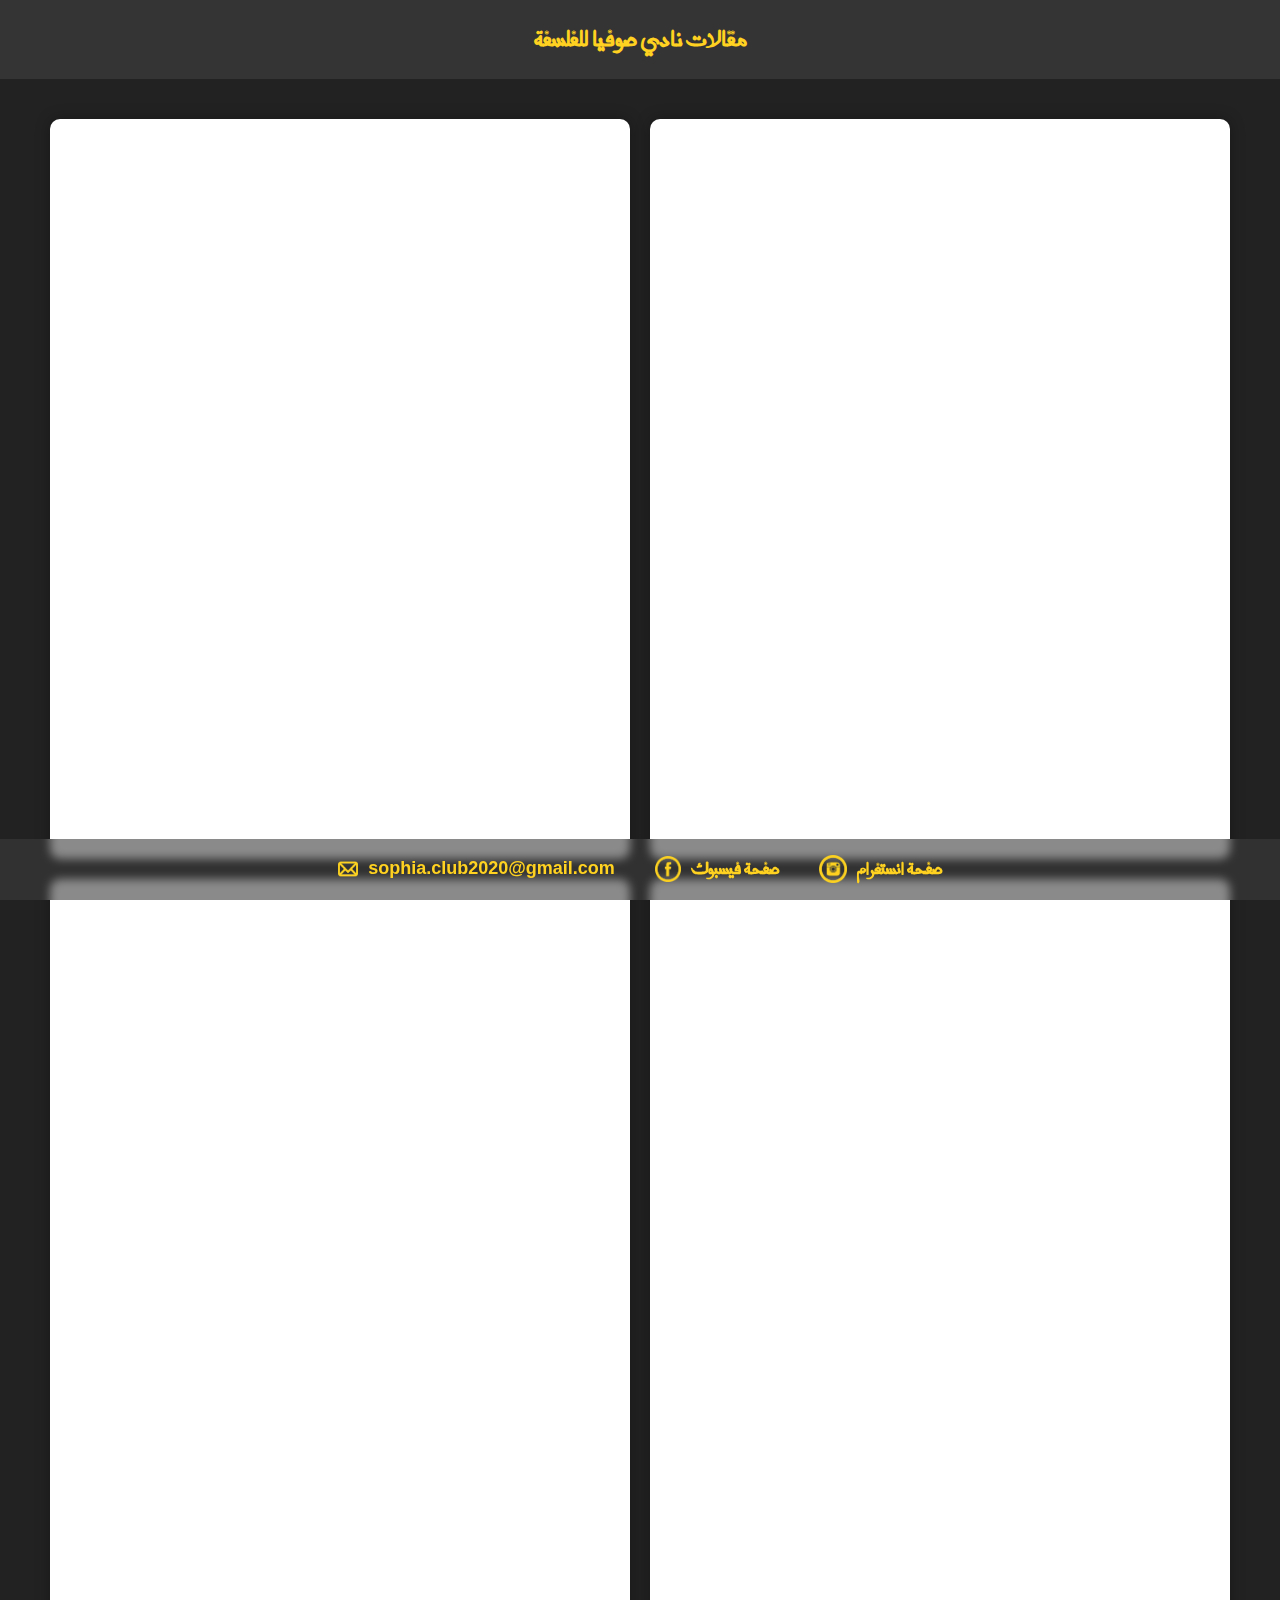
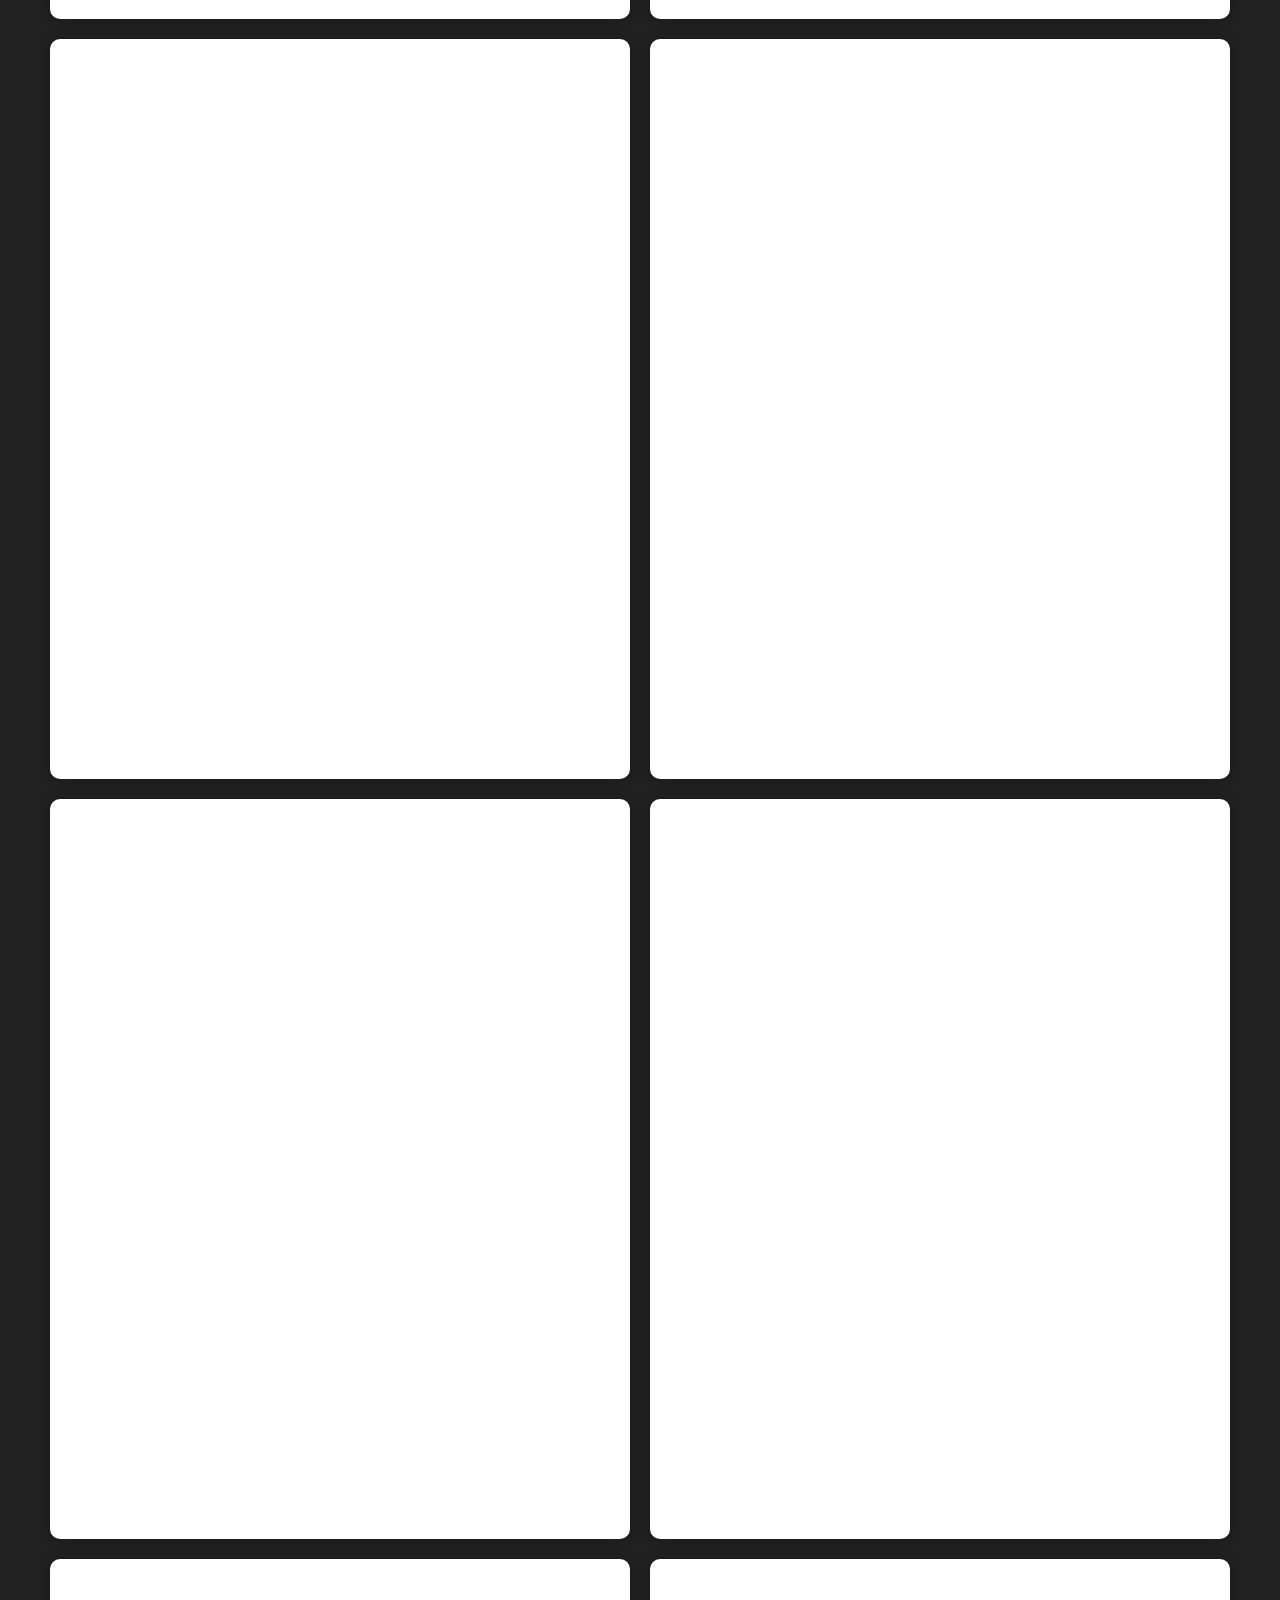
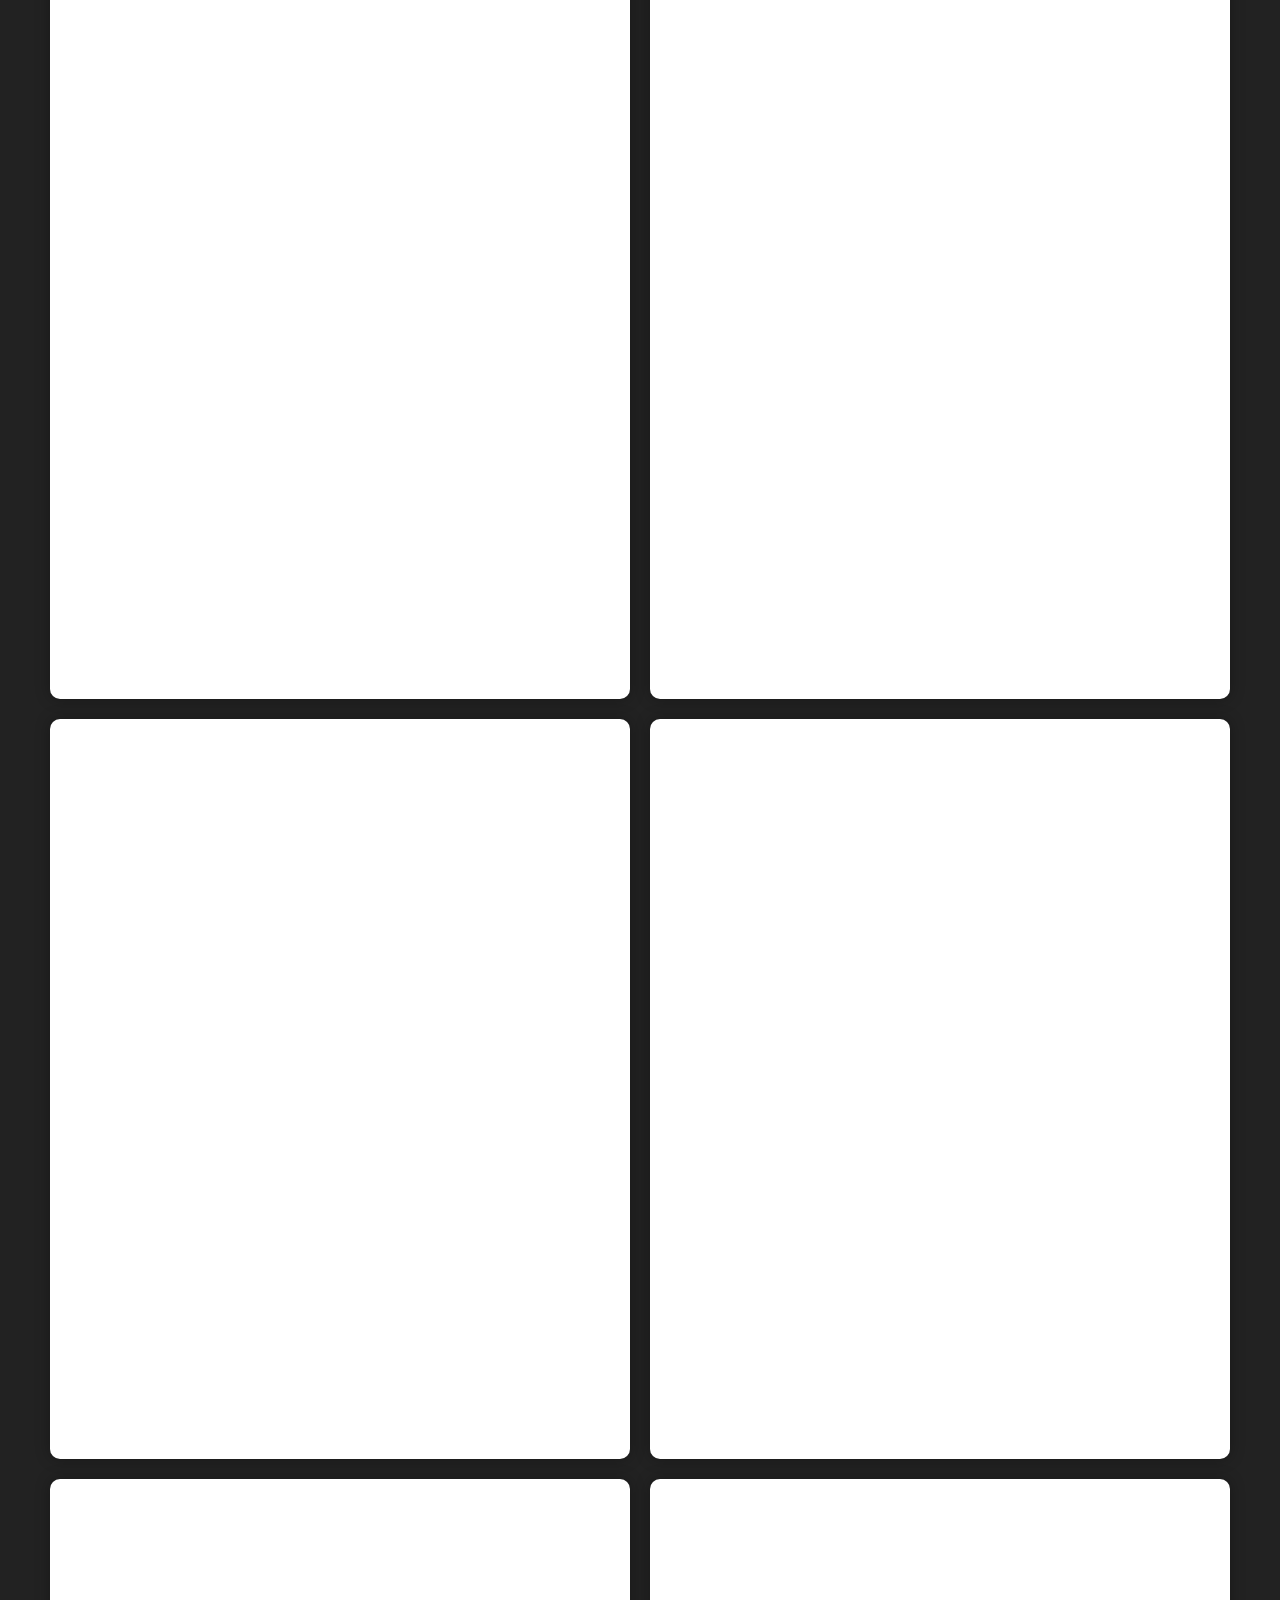
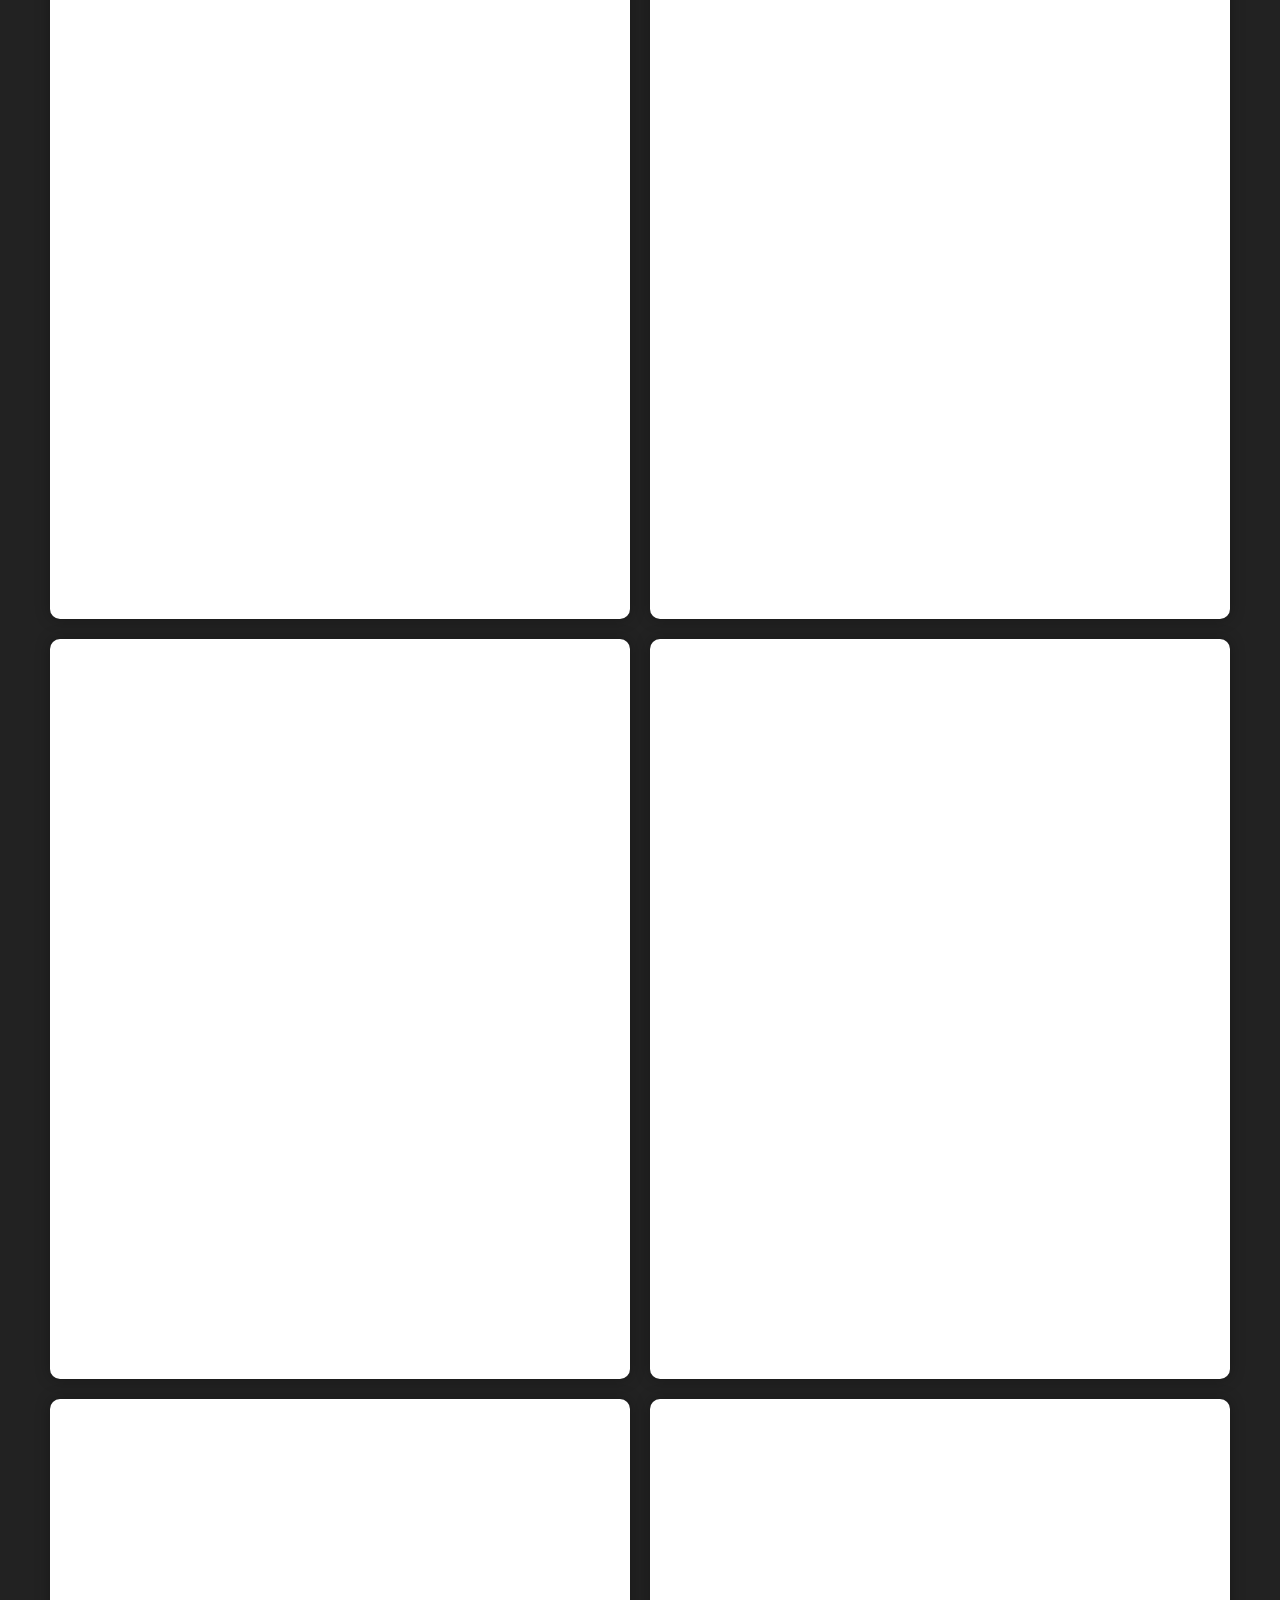
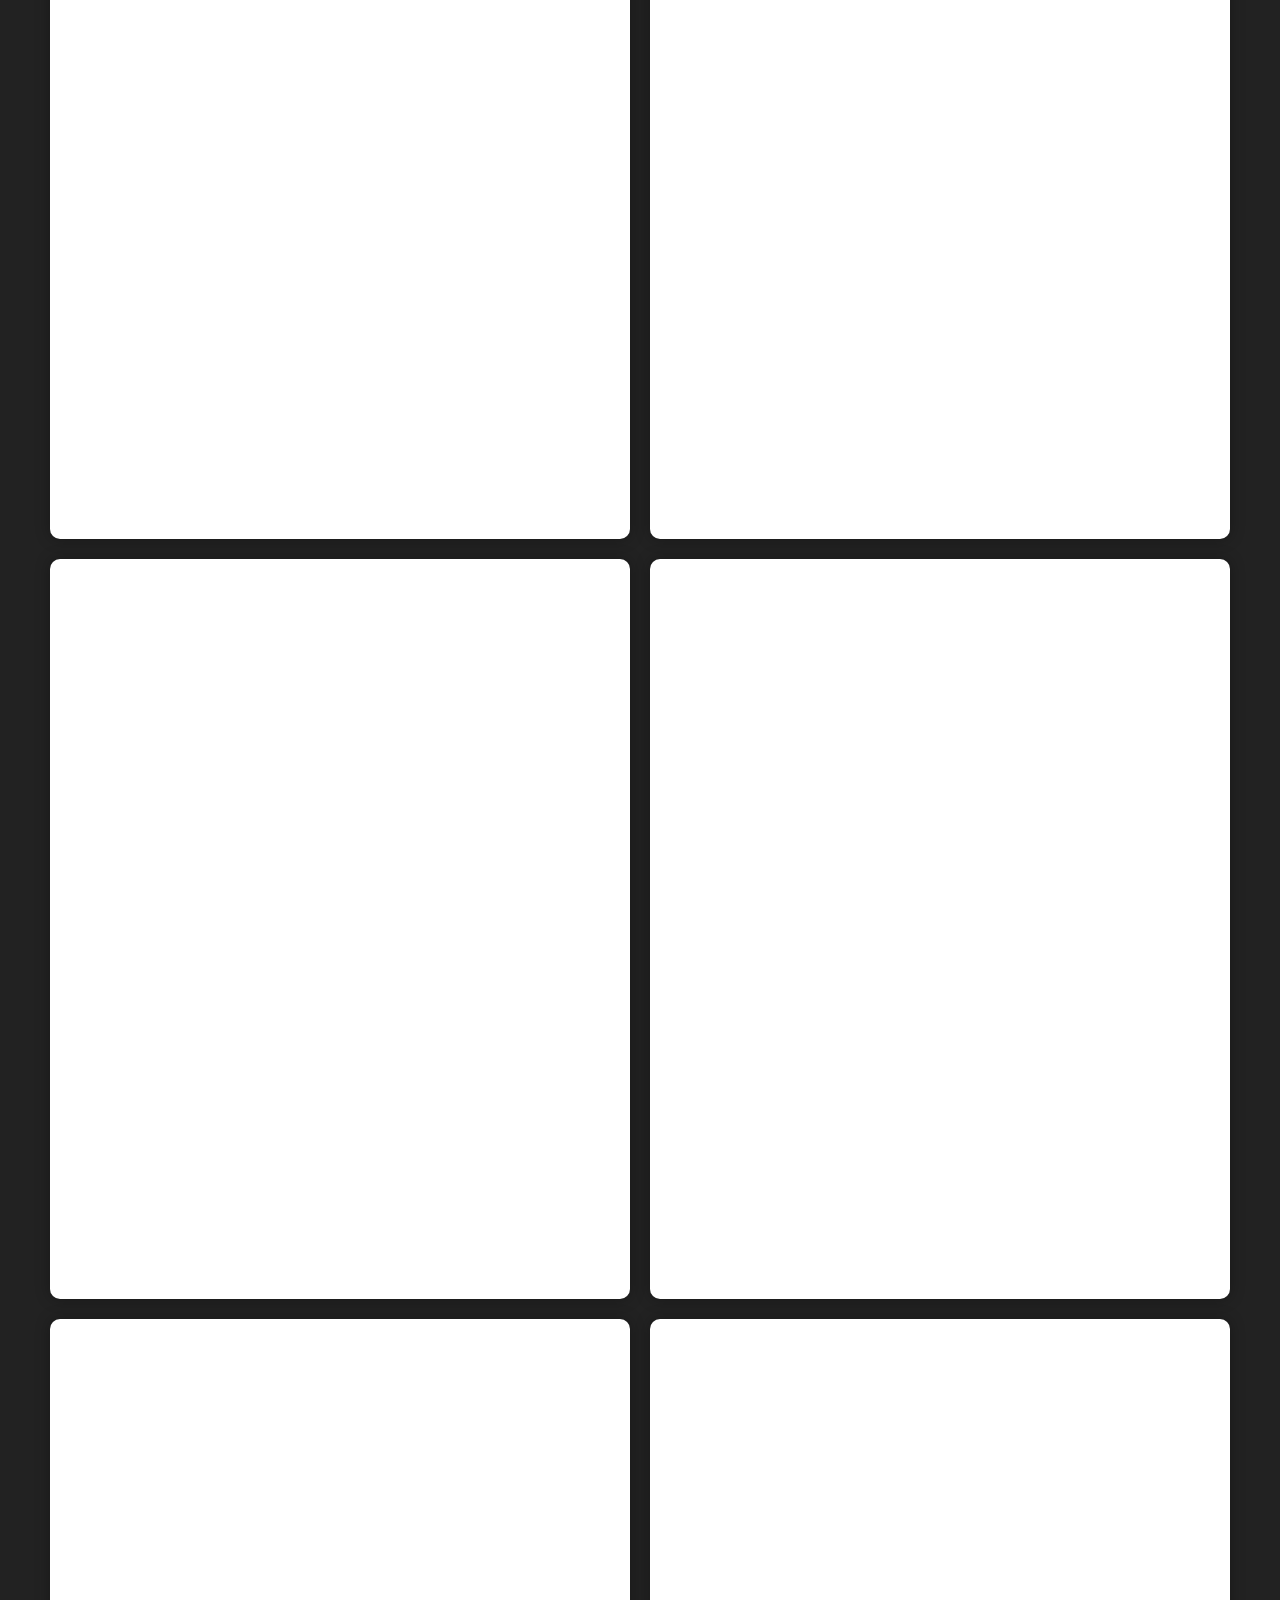
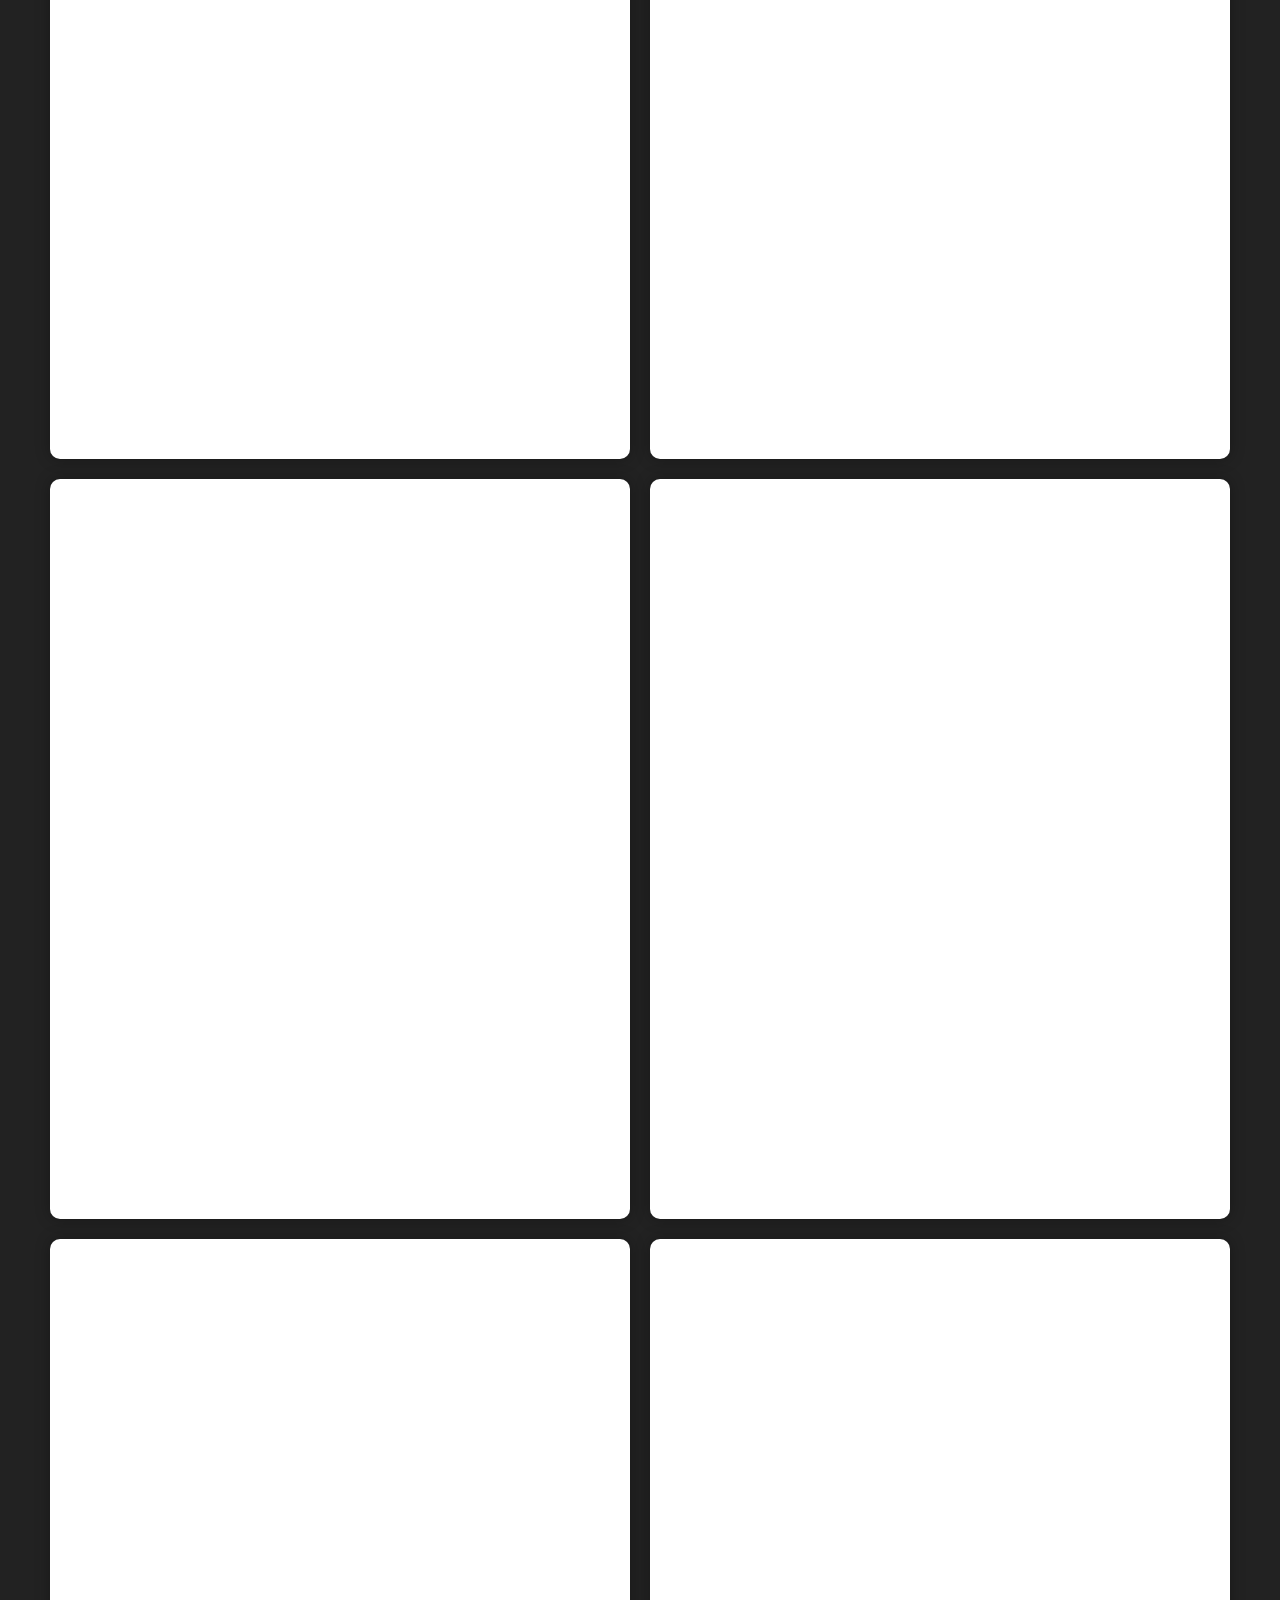
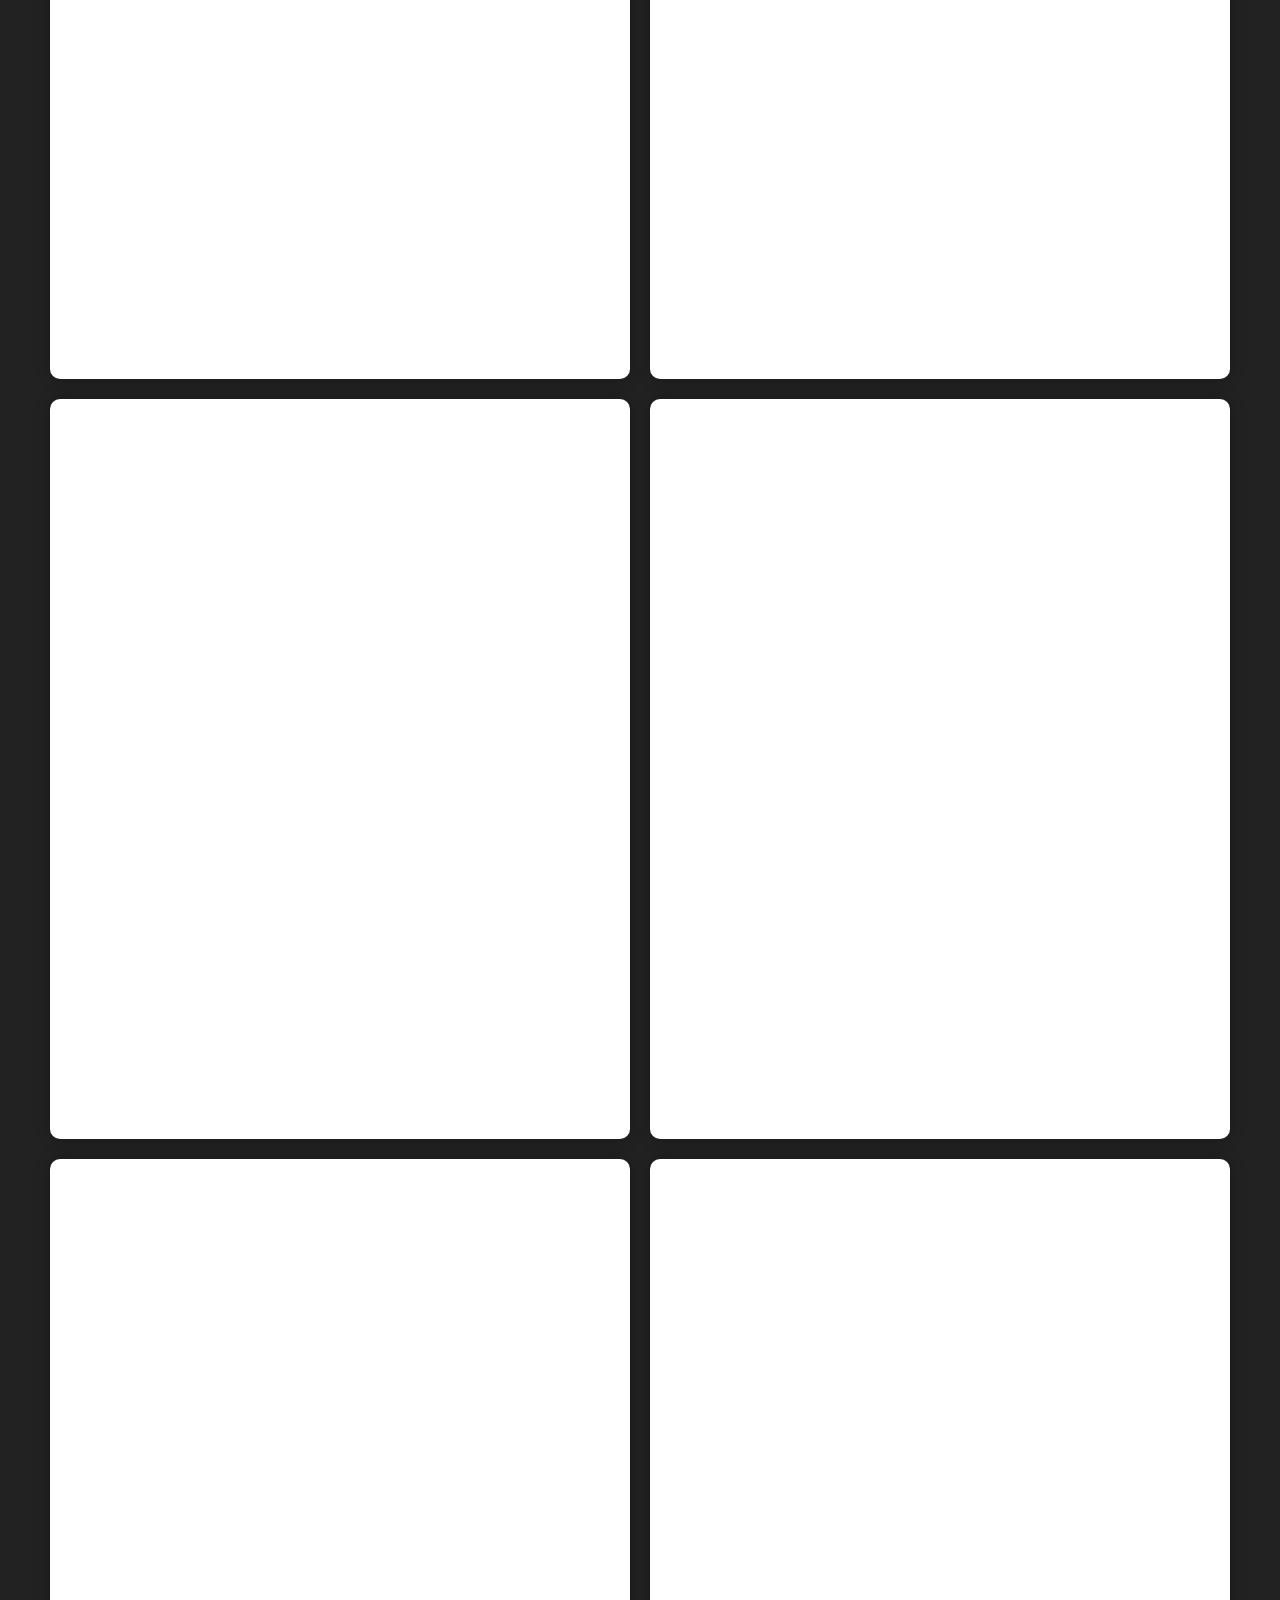
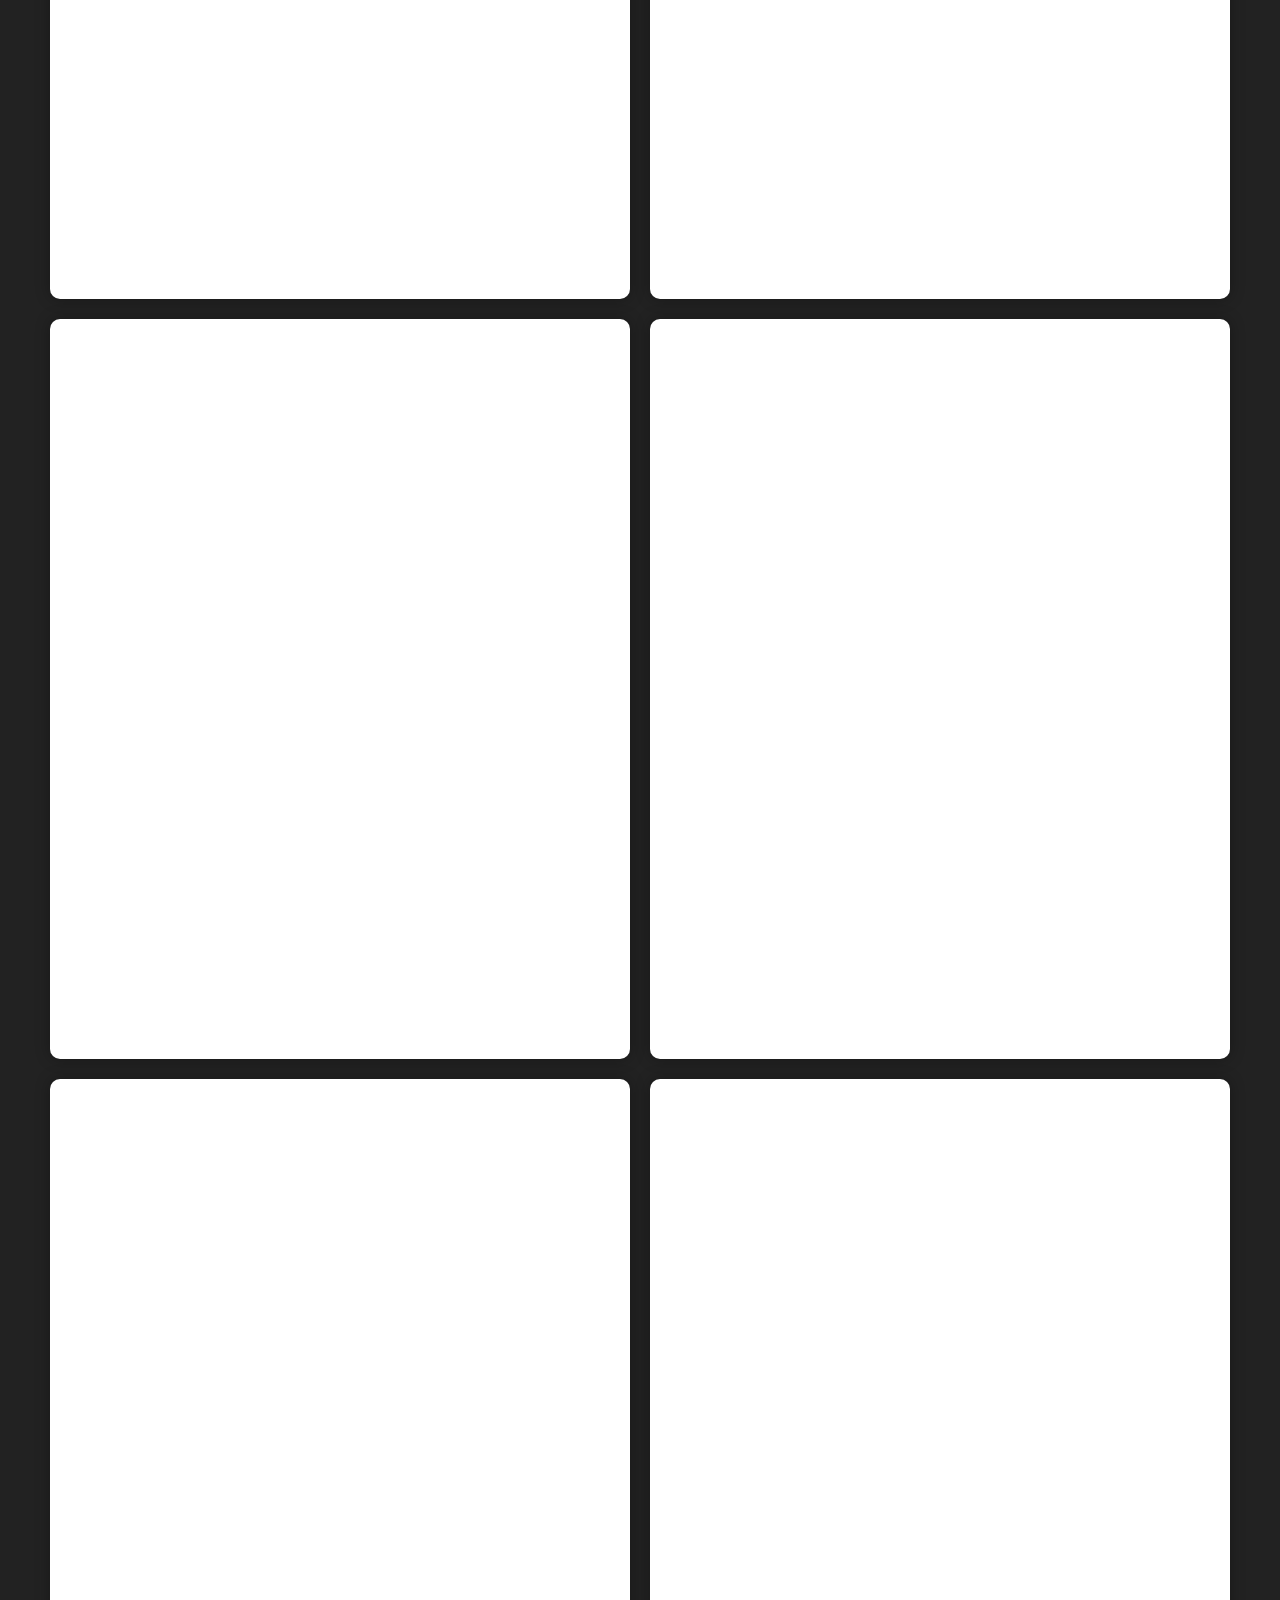
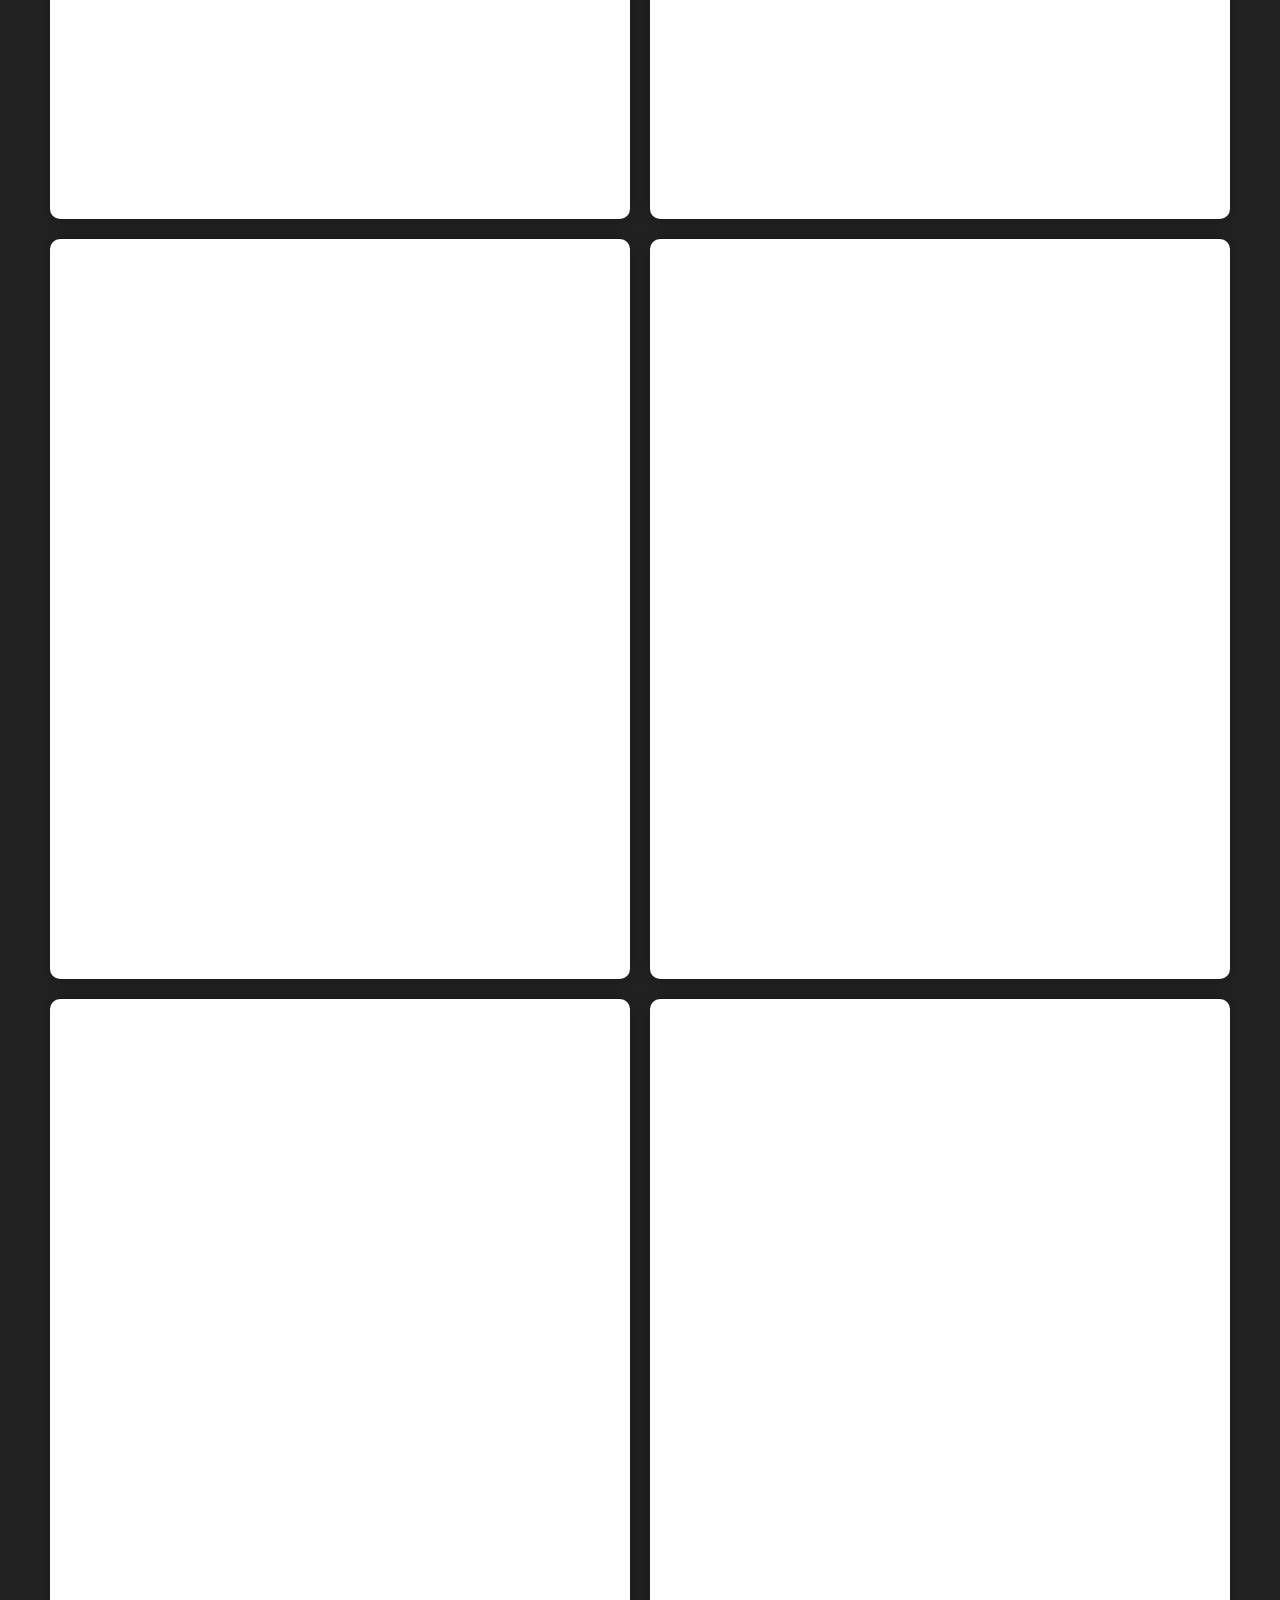
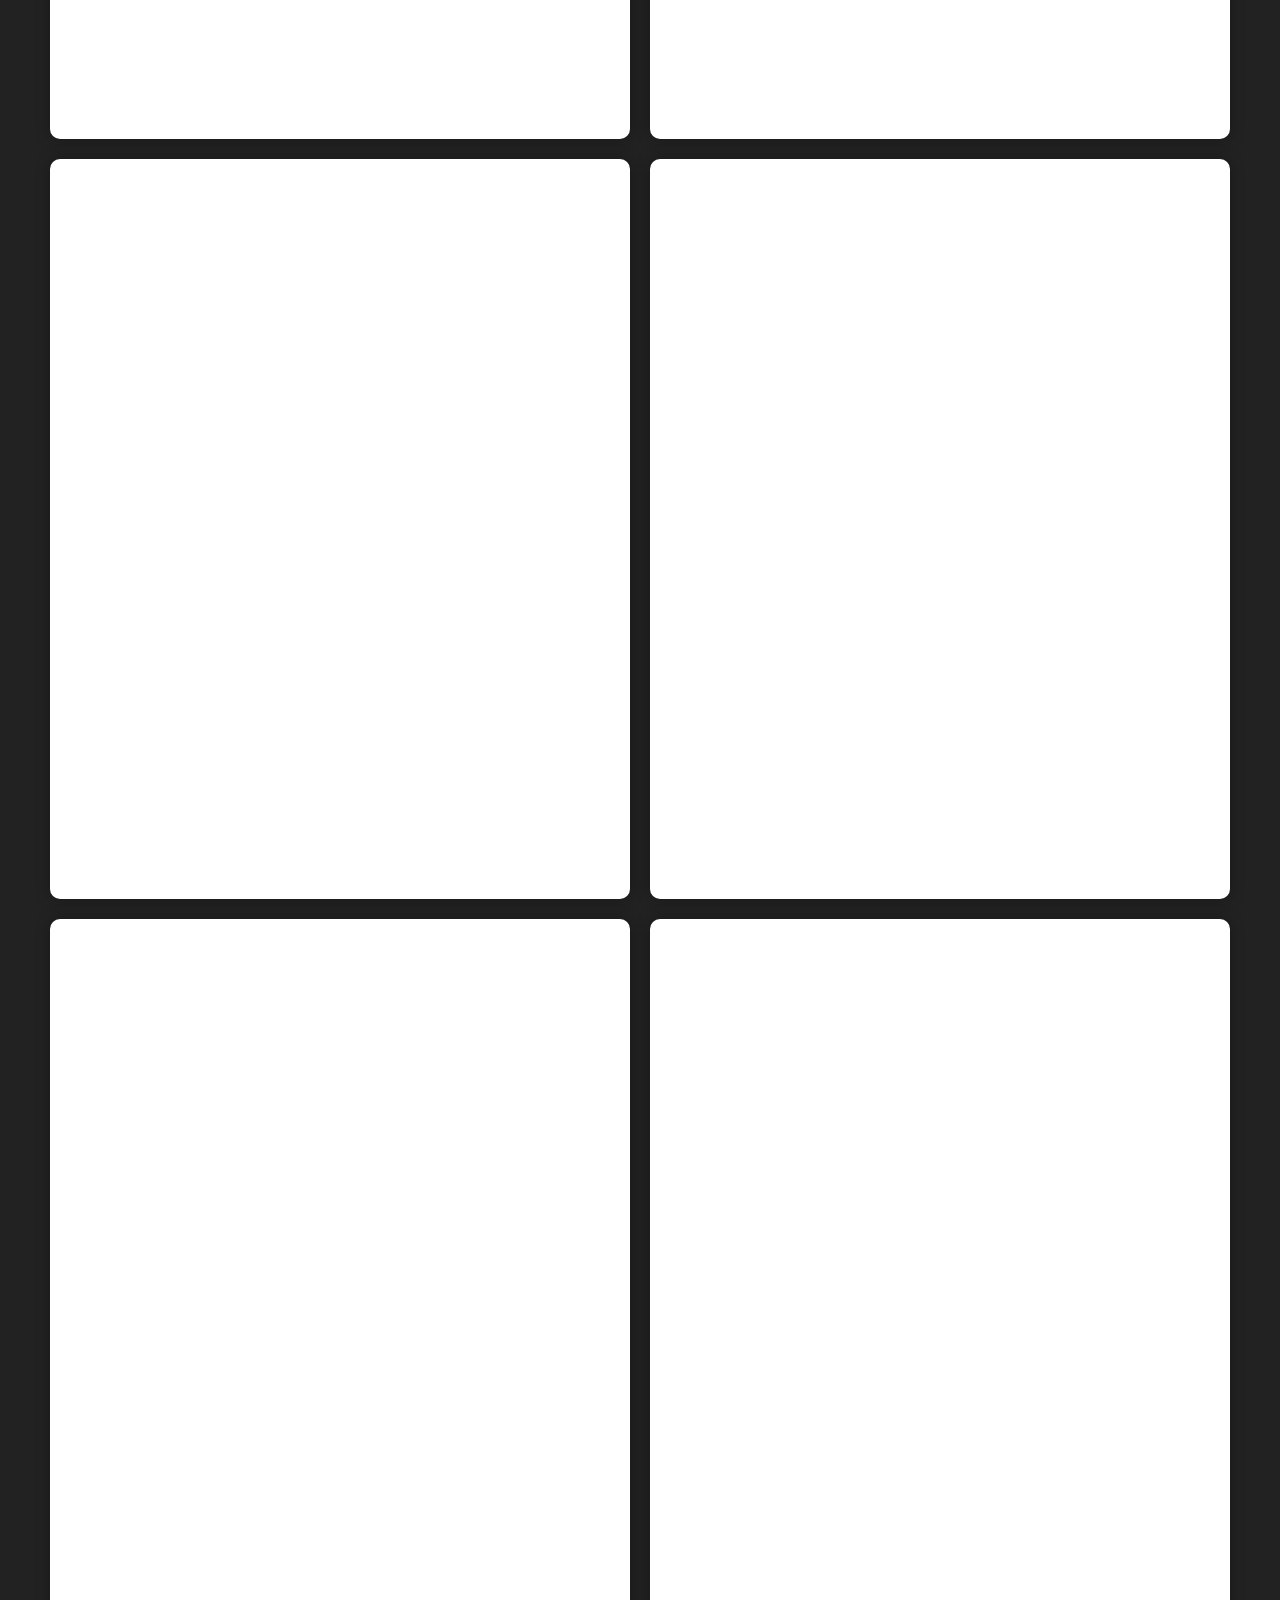
<file: test/articles.html>
<!DOCTYPE html>
<html lang="ar">

<head>
    <meta charset="UTF-8">
    <title>مقالات نادي صوفيا للفلسفة</title>
    <meta name="viewport" content="width=device-width, initial-scale=1.0">
    <style>
        @font-face {
            font-family: 'Taro';
            src: url('fonts/alfont_com_taro.ttf') format('truetype');
            font-weight: normal;
            font-style: normal;
        }

        /* Prevent horizontal scroll */
        html,
        body {
            margin: 0;
            padding: 0;
            overflow-x: hidden;
            font-family: "Arial", sans-serif;
            background-color: #222222;
            color: #FFD120;
            display: flex;
            flex-direction: column;
            align-items: center;
            min-height: 100vh;
            box-sizing: border-box;
        }

        header {
            width: 100%;
            padding: 20px;
            text-align: center;
            background-color: rgba(60, 60, 60, 0.7);
            font-size: 24px;
            font-weight: bold;

            /* Apply Taro font */
            font-family: 'Taro', Arial, sans-serif;
        }


        /* Container for all Facebook posts */
        .fb-posts-container {
            display: flex;
            flex-wrap: wrap;
            justify-content: center;
            gap: 20px;
            margin: 40px 0;
            width: 100%;
            box-sizing: border-box;
            padding: 0 10px;
            /* small padding to prevent overflow on small screens */
        }

        /* White container for Facebook post */
        .fb-post-wrapper {
            background: white;
            padding: 10px;
            border-radius: 10px;
            box-shadow: 0 0 15px rgba(0, 0, 0, 0.3);
            width: 100%;
            max-width: 580px;
            box-sizing: border-box;
            position: relative;
            /* required for pointer-events trick */
            overflow: hidden;
        }

        .fb-post-wrapper iframe,
        .fb-post-wrapper video {
            width: 100%;
            height: auto;
            min-height: 80vh;
            /* relative to viewport height */
            max-height: 90vh;
            /* prevents it from being too tall */
            border-radius: 5px;
            pointer-events: auto;
            touch-action: pan-y;
            display: block;
        }

        /* Enable iframe interaction when tapped */
        .fb-post-wrapper.active iframe {
            pointer-events: auto;
        }

        /* Video description inside wrapper */
        .video-description {
            margin: 12px auto 0 auto;
            background: #f7f7f7;
            padding: 12px;
            border-radius: 5px;
            line-height: 1.6;
            font-size: 16px;
            color: #000;
            text-align: right;
            width: 95%;
            max-width: 95%;
            box-sizing: border-box;
        }

        footer {
            position: fixed;
            bottom: 0;
            left: 0;
            width: 100%;
            background: rgba(60, 60, 60, 0.6);
            color: #FFD120;
            font-size: 18px;
            line-height: 1.6;
            padding: 15px 0;
            display: flex;
            justify-content: center;
            gap: 40px;
            z-index: 20;
            backdrop-filter: blur(5px);
        }

        footer a {
            color: #FFD120;
            text-decoration: none;
            font-weight: bold;
            transition: color 0.3s;
        }

        footer a:hover {
            color: #ffffff;
        }

        /* Tablets */
        @media screen and (max-width: 900px) {
            .fb-post-wrapper {
                max-width: 90%;
            }

            .fb-post-wrapper iframe,
            .fb-post-wrapper video {
                min-height: 45vh;
                /* smaller for tablets */
                max-height: 80vh;
            }
        }

        /* Mobile screens */
        @media screen and (max-width: 600px) {
            .fb-posts-container {
                flex-direction: column;
                align-items: center;
                padding: 0 5px;
            }

            .fb-post-wrapper {
                width: 95vw;
                max-width: 95vw;
            }

            .fb-post-wrapper iframe,
            .fb-post-wrapper video {
                width: 100%;
                height: auto;
                min-height: 65vh;
                /* smaller for mobile */
                max-height: 70vh;
                pointer-events: none;
                /* still disabled by default on mobile */
                touch-action: pan-y;
            }

            .fb-post-wrapper.active iframe {
                pointer-events: auto;
                /* enabled on tap */
            }

            .video-description {
                width: 90%;
                max-width: 90%;
                font-size: 15px;
                margin: 12px auto 0 auto;
            }

            footer {
                flex-direction: column;
                gap: 4px;
                font-size: 14px;
                padding: 6px 0;
            }

            footer span {
                display: flex;
                align-items: center;
                gap: 6px;
            }

            footer img {
                width: 18px !important;
                vertical-align: middle;
            }
        }

        .arabic {
            font-family: 'Taro', Arial, sans-serif;
        }
    </style>


</head>

<header>مقالات نادي صوفيا للفلسفة</header>

<body>
    <div class="fb-posts-container">
        <div class="fb-post-wrapper">
            <iframe
                data-src="https://www.facebook.com/plugins/post.php?href=https%3A%2F%2Fwww.facebook.com%2Fpermalink.php%3Fstory_fbid%3Dpfbid02qJaoB8RaztK7PgG6vssZYFivA272KkTuBRbkwhVucT5Bve878nU9K9wwHKqQiozgl%26id%3D100063707634531&show_text=true"
                style="border:none; overflow:hidden;" scrolling="no" frameborder="0" allowfullscreen="true"
                allow="autoplay; clipboard-write; encrypted-media; picture-in-picture; web-share">
            </iframe>
        </div>

        <div class="fb-post-wrapper">
            <iframe
                data-src="https://www.facebook.com/plugins/post.php?href=https%3A%2F%2Fwww.facebook.com%2Fpermalink.php%3Fstory_fbid%3Dpfbid02bamc7XJyoxdxUmVZZNV979D5dBb2FBLKdk7q7BeWfrdU3z8YoVdPUbQ2iFRMGEVNl%26id%3D100063707634531&show_text=true"
                style="border:none; overflow:hidden;" scrolling="no" frameborder="0" allowfullscreen="true"
                allow="autoplay; clipboard-write; encrypted-media; picture-in-picture; web-share">
            </iframe>
        </div>

        <div class="fb-post-wrapper">
            <iframe
                data-src="https://www.facebook.com/plugins/post.php?href=https%3A%2F%2Fwww.facebook.com%2Fpermalink.php%3Fstory_fbid%3Dpfbid02fWh5Tj5jA7cLnLPZo2P6Q5VojUxCKe1CALPmGciGX7h3yiuWRg3LoReBkr5X9vcil%26id%3D100063707634531&show_text=true"
                style="border:none; overflow:hidden;" scrolling="no" frameborder="0" allowfullscreen="true"
                allow="autoplay; clipboard-write; encrypted-media; picture-in-picture; web-share">
            </iframe>
        </div>

        <div class="fb-post-wrapper">
            <iframe
                data-src="https://www.facebook.com/plugins/post.php?href=https%3A%2F%2Fwww.facebook.com%2Fpermalink.php%3Fstory_fbid%3Dpfbid02WxL9k8Xr37nFoggcf4n6jLPxGKvwph1m2cwQZk2fUsRP9s2qpa4ZhFNMurYHSzY5l%26id%3D100063707634531&show_text=true"
                style="border:none; overflow:hidden;" scrolling="no" frameborder="0" allowfullscreen="true"
                allow="autoplay; clipboard-write; encrypted-media; picture-in-picture; web-share">
            </iframe>
        </div>

        <div class="fb-post-wrapper">
            <iframe
                data-src="https://www.facebook.com/plugins/post.php?href=https%3A%2F%2Fwww.facebook.com%2Fpermalink.php%3Fstory_fbid%3Dpfbid02Bb752viubcxsdgJvgau18SqZDpvp88mW45oqzXZnxUXon9hHK9mdVRgvgefYrhssl%26id%3D100063707634531&show_text=true"
                style="border:none; overflow:hidden;" scrolling="no" frameborder="0" allowfullscreen="true"
                allow="autoplay; clipboard-write; encrypted-media; picture-in-picture; web-share">
            </iframe>
        </div>
        <div class="fb-post-wrapper">
            <iframe
                data-src="https://www.facebook.com/plugins/post.php?href=https%3A%2F%2Fwww.facebook.com%2Fpermalink.php%3Fstory_fbid%3Dpfbid02T2C34kteg8kkJufpeidRTon9ocTp49TGyCcWdVzYLQTpmJeVKYseWVwG3Cv4cyxvl%26id%3D100063707634531&show_text=true"
                style="border:none; overflow:hidden;" scrolling="no" frameborder="0" allowfullscreen="true"
                allow="autoplay; clipboard-write; encrypted-media; picture-in-picture; web-share">
            </iframe>
        </div>

        <div class="fb-post-wrapper">
            <iframe
                data-src="https://www.facebook.com/plugins/post.php?href=https%3A%2F%2Fwww.facebook.com%2Fpermalink.php%3Fstory_fbid%3Dpfbid0xVsomyohZzb7rZXTMQUvDLK4LNwgmHKWHJbiQf3oMwmLJJqPpbihLdE3qG4nN9Knl%26id%3D100063707634531&show_text=true"
                style="border:none; overflow:hidden;" scrolling="no" frameborder="0" allowfullscreen="true"
                allow="autoplay; clipboard-write; encrypted-media; picture-in-picture; web-share">
            </iframe>
        </div>

        <div class="fb-post-wrapper">
            <iframe
                data-src="https://www.facebook.com/plugins/post.php?href=https%3A%2F%2Fwww.facebook.com%2Fpermalink.php%3Fstory_fbid%3Dpfbid02xbSmPrkweNVRH6SiDxS5ymx7gCG2TbGC9nJYwmT2iyVMBuQp3oG4TRrFjcukVJhnl%26id%3D100063707634531&show_text=true"
                style="border:none; overflow:hidden;" scrolling="no" frameborder="0" allowfullscreen="true"
                allow="autoplay; clipboard-write; encrypted-media; picture-in-picture; web-share">
            </iframe>
        </div>

        <div class="fb-post-wrapper">
            <iframe
                data-src="https://www.facebook.com/plugins/post.php?href=https%3A%2F%2Fwww.facebook.com%2Fpermalink.php%3Fstory_fbid%3Dpfbid0aZuWpGmX1eViYi4dLWSyYhfphF8fEKNXicFG72q5HwRX36QWE2UWogYR4kiLKvJel%26id%3D100063707634531&show_text=true"
                style="border:none; overflow:hidden;" scrolling="no" frameborder="0" allowfullscreen="true"
                allow="autoplay; clipboard-write; encrypted-media; picture-in-picture; web-share">
            </iframe>
        </div>

        <div class="fb-post-wrapper">
            <iframe
                data-src="https://www.facebook.com/plugins/post.php?href=https%3A%2F%2Fwww.facebook.com%2Fpermalink.php%3Fstory_fbid%3Dpfbid021DggVbkwE1pGiDDfU9ZoV7hNpRtevu9eK4oyeggkKoi9TrGBsPFj2bsGC5GHkAWpl%26id%3D100063707634531&show_text=true"
                style="border:none; overflow:hidden;" scrolling="no" frameborder="0" allowfullscreen="true"
                allow="autoplay; clipboard-write; encrypted-media; picture-in-picture; web-share">
            </iframe>
        </div>

        <div class="fb-post-wrapper">
            <iframe
                data-src="https://www.facebook.com/plugins/post.php?href=https%3A%2F%2Fwww.facebook.com%2Fpermalink.php%3Fstory_fbid%3Dpfbid0aRH91VnRWXZWfiuM3BxrJmMYGWiW8YSv8QeZByYYa3awqw1EbRXiaZWmw9vDGn6Yl%26id%3D100063707634531&show_text=true"
                style="border:none; overflow:hidden;" scrolling="no" frameborder="0" allowfullscreen="true"
                allow="autoplay; clipboard-write; encrypted-media; picture-in-picture; web-share">
            </iframe>
        </div>

        <div class="fb-post-wrapper">
            <iframe
                data-src="https://www.facebook.com/plugins/post.php?href=https%3A%2F%2Fwww.facebook.com%2Fpermalink.php%3Fstory_fbid%3Dpfbid01SMWNLCxM6st3YcTFbPiHXa1GVcLNmAvEba6L7pQfbTB6twqmi37rNSzB8FhzMwvl%26id%3D100063707634531&show_text=true"
                style="border:none; overflow:hidden;" scrolling="no" frameborder="0" allowfullscreen="true"
                allow="autoplay; clipboard-write; encrypted-media; picture-in-picture; web-share">
            </iframe>
        </div>

        <div class="fb-post-wrapper">
            <iframe
                data-src="https://www.facebook.com/plugins/post.php?href=https%3A%2F%2Fwww.facebook.com%2Fpermalink.php%3Fstory_fbid%3Dpfbid02vdDCysJgaFJTaH18h5RArUXk9Dknvu7s3MTHQPgF9XS6gjUtxCnB7UnZT2X3UC6pl%26id%3D100063707634531&show_text=true"
                style="border:none; overflow:hidden;" scrolling="no" frameborder="0" allowfullscreen="true"
                allow="autoplay; clipboard-write; encrypted-media; picture-in-picture; web-share">
            </iframe>
        </div>

        <div class="fb-post-wrapper">
            <iframe
                data-src="https://www.facebook.com/plugins/post.php?href=https%3A%2F%2Fwww.facebook.com%2Fpermalink.php%3Fstory_fbid%3Dpfbid033jomDYhDx9gQ1f4uewAZBGQHFhr6xCaetDP4RHBqLXr7XWqFUbhgbUdFb8GbBdzVl%26id%3D100063707634531&show_text=true"
                style="border:none; overflow:hidden;" scrolling="no" frameborder="0" allowfullscreen="true"
                allow="autoplay; clipboard-write; encrypted-media; picture-in-picture; web-share">
            </iframe>
        </div>

        <div class="fb-post-wrapper">
            <iframe
                data-src="https://www.facebook.com/plugins/post.php?href=https%3A%2F%2Fwww.facebook.com%2Fpermalink.php%3Fstory_fbid%3Dpfbid0YMuriMfFLMYZxU2EXaouYaACKtqZnecT6XCUoVrPYCAP3PJU7U5a7bN9XibcDgol%26id%3D100063707634531&show_text=true"
                style="border:none; overflow:hidden;" scrolling="no" frameborder="0" allowfullscreen="true"
                allow="autoplay; clipboard-write; encrypted-media; picture-in-picture; web-share">
            </iframe>
        </div>

        <div class="fb-post-wrapper">
            <iframe
                data-src="https://www.facebook.com/plugins/post.php?href=https%3A%2F%2Fwww.facebook.com%2Fpermalink.php%3Fstory_fbid%3Dpfbid0iKk2b4XCy1VULu3GKdc9JhCjhHfnB93gyTY5SvfXVeXuD1uiTXbsFsydWXcyJmAAl%26id%3D100063707634531&show_text=true"
                style="border:none; overflow:hidden;" scrolling="no" frameborder="0" allowfullscreen="true"
                allow="autoplay; clipboard-write; encrypted-media; picture-in-picture; web-share">
            </iframe>
        </div>

        <div class="fb-post-wrapper">
            <iframe
                data-src="https://www.facebook.com/plugins/post.php?href=https%3A%2F%2Fwww.facebook.com%2Fpermalink.php%3Fstory_fbid%3Dpfbid02CmuamNZpdTk1vaPjxZeHnfFuPHn9gMT5tzPxT7hTTtGBLjC6CFWLfiQoULHniZKQl%26id%3D100063707634531&show_text=true"
                style="border:none; overflow:hidden;" scrolling="no" frameborder="0" allowfullscreen="true"
                allow="autoplay; clipboard-write; encrypted-media; picture-in-picture; web-share">
            </iframe>
        </div>

        <div class="fb-post-wrapper">
            <iframe
                data-src="https://www.facebook.com/plugins/post.php?href=https%3A%2F%2Fwww.facebook.com%2Fpermalink.php%3Fstory_fbid%3Dpfbid02MLp8XWcNiATSGEWBsSUcD5JgQaZBJw8YKwk1oPjzwM6L6gYP2ieVY3bGae2aqncdl%26id%3D100063707634531&show_text=true"
                style="border:none; overflow:hidden;" scrolling="no" frameborder="0" allowfullscreen="true"
                allow="autoplay; clipboard-write; encrypted-media; picture-in-picture; web-share">
            </iframe>
        </div>

        <div class="fb-post-wrapper">
            <iframe
                data-src="https://www.facebook.com/plugins/post.php?href=https%3A%2F%2Fwww.facebook.com%2Fpermalink.php%3Fstory_fbid%3Dpfbid02U2jBgd4x7wcLe72tfrCLgdGW3susBSSktWYkUu411zbrVdESL7LVKFuq9GszZP9Wl%26id%3D100063707634531&show_text=true"
                style="border:none; overflow:hidden;" scrolling="no" frameborder="0" allowfullscreen="true"
                allow="autoplay; clipboard-write; encrypted-media; picture-in-picture; web-share">
            </iframe>
        </div>

        <div class="fb-post-wrapper">
            <iframe
                data-src="https://www.facebook.com/plugins/post.php?href=https%3A%2F%2Fwww.facebook.com%2Fpermalink.php%3Fstory_fbid%3Dpfbid02c5bqB2ZUuEDT6STbUScjkWLnunTDePuYAu2LWmEZFAH8hokbHz2zskRaWXRV8h4Al%26id%3D100063707634531&show_text=true"
                style="border:none; overflow:hidden;" scrolling="no" frameborder="0" allowfullscreen="true"
                allow="autoplay; clipboard-write; encrypted-media; picture-in-picture; web-share">
            </iframe>
        </div>

        <div class="fb-post-wrapper">
            <iframe
                data-src="https://www.facebook.com/plugins/post.php?href=https%3A%2F%2Fwww.facebook.com%2Fphoto%2F%3Ffbid%3D412163074006818%26set%3Da.112388770650918&show_text=true"
                style="border:none; overflow:hidden;" scrolling="no" frameborder="0" allowfullscreen="true"
                allow="autoplay; clipboard-write; encrypted-media; picture-in-picture; web-share">
            </iframe>
        </div>
        <div class="fb-post-wrapper">
            <iframe
                data-src="https://www.facebook.com/plugins/post.php?href=https%3A%2F%2Fwww.facebook.com%2Fpermalink.php%3Fstory_fbid%3Dpfbid0hnHnLhA7bVvWhcoL94QG3makhQrZucBSbHshSBqnX51dDTzLwPQP7dSYyksGjTygl%26id%3D100063707634531&show_text=true"
                style="border:none; overflow:hidden;" scrolling="no" frameborder="0" allowfullscreen="true"
                allow="autoplay; clipboard-write; encrypted-media; picture-in-picture; web-share">
            </iframe>
        </div>

        <div class="fb-post-wrapper">
            <iframe
                data-src="https://www.facebook.com/plugins/post.php?href=https%3A%2F%2Fwww.facebook.com%2Fpermalink.php%3Fstory_fbid%3Dpfbid02tYCvqK4PwRS1p8GifmAdyidjkvQfs8eJjrt4NPcX7LysSDGerj4VeUcLbB7VpkQAl%26id%3D100063707634531&show_text=true"
                style="border:none; overflow:hidden;" scrolling="no" frameborder="0" allowfullscreen="true"
                allow="autoplay; clipboard-write; encrypted-media; picture-in-picture; web-share">
            </iframe>
        </div>

        <div class="fb-post-wrapper">
            <iframe
                data-src="https://www.facebook.com/plugins/post.php?href=https%3A%2F%2Fwww.facebook.com%2Fpermalink.php%3Fstory_fbid%3Dpfbid02krX7cDz9GAdzU1FFLTyhrfQ839Q3QHyNAvDfREc4cYi29in4yqDY446SjZ7ohC56l%26id%3D100063707634531&show_text=true"
                style="border:none; overflow:hidden;" scrolling="no" frameborder="0" allowfullscreen="true"
                allow="autoplay; clipboard-write; encrypted-media; picture-in-picture; web-share">
            </iframe>
        </div>

        <div class="fb-post-wrapper">
            <iframe
                data-src="https://www.facebook.com/plugins/post.php?href=https%3A%2F%2Fwww.facebook.com%2Fpermalink.php%3Fstory_fbid%3Dpfbid033yMCggHH4vrXa5Yuo6EZzMBmCfeBtRKyS9CoRZWkY49NfimxoeTai3FpvDe7MSVql%26id%3D100063707634531&show_text=true"
                style="border:none; overflow:hidden;" scrolling="no" frameborder="0" allowfullscreen="true"
                allow="autoplay; clipboard-write; encrypted-media; picture-in-picture; web-share">
            </iframe>
        </div>

        <div class="fb-post-wrapper">
            <iframe
                data-src="https://www.facebook.com/plugins/post.php?href=https%3A%2F%2Fwww.facebook.com%2Fpermalink.php%3Fstory_fbid%3Dpfbid02juv2Ctcq5RuaXi6zCTogtQz1o6qZa6aUYWDQ9X2tq8RDcXx5W6AVZfNAQhhMKSyNl%26id%3D100063707634531&show_text=true"
                style="border:none; overflow:hidden;" scrolling="no" frameborder="0" allowfullscreen="true"
                allow="autoplay; clipboard-write; encrypted-media; picture-in-picture; web-share">
            </iframe>
        </div>

        <div class="fb-post-wrapper">
            <iframe
                data-src="https://www.facebook.com/plugins/post.php?href=https%3A%2F%2Fwww.facebook.com%2Fpermalink.php%3Fstory_fbid%3Dpfbid0zTM2WYyY9SuR1FdwQgCaHHuF9avnjpdSPBueQwr5eXYoJeaWEhS46aH912dzYxskl%26id%3D100063707634531&show_text=true"
                style="border:none; overflow:hidden;" scrolling="no" frameborder="0" allowfullscreen="true"
                allow="autoplay; clipboard-write; encrypted-media; picture-in-picture; web-share">
            </iframe>
        </div>

        <div class="fb-post-wrapper">
            <iframe
                data-src="https://www.facebook.com/plugins/post.php?href=https%3A%2F%2Fwww.facebook.com%2Fpermalink.php%3Fstory_fbid%3Dpfbid02ZWXeD9i1qSBn4Fh7ZrMZJ9VMPWM3CN41zmNQQ69h2GKe2bjTHjuoxEVfvR48zLaPl%26id%3D100063707634531&show_text=true"
                style="border:none; overflow:hidden;" scrolling="no" frameborder="0" allowfullscreen="true"
                allow="autoplay; clipboard-write; encrypted-media; picture-in-picture; web-share">
            </iframe>
        </div>

        <div class="fb-post-wrapper">
            <iframe
                data-src="https://www.facebook.com/plugins/post.php?href=https%3A%2F%2Fwww.facebook.com%2Fpermalink.php%3Fstory_fbid%3Dpfbid027FNmfn4Phqc7uKwaXqYcPcmcZhwP3pxZHmhWLnAaWHFnCuRQLeqZS5aVX1XrVXY5l%26id%3D100063707634531&show_text=true"
                style="border:none; overflow:hidden;" scrolling="no" frameborder="0" allowfullscreen="true"
                allow="autoplay; clipboard-write; encrypted-media; picture-in-picture; web-share">
            </iframe>
        </div>

        <div class="fb-post-wrapper">
            <iframe
                data-src="https://www.facebook.com/plugins/post.php?href=https%3A%2F%2Fwww.facebook.com%2Fpermalink.php%3Fstory_fbid%3Dpfbid02jejZziiA2zpgZ5stm7nasosiupXGx8WqXVuyZc9UzxNyer3E16CEoZ4zjBk2fqdRl%26id%3D100063707634531&show_text=true"
                style="border:none; overflow:hidden;" scrolling="no" frameborder="0" allowfullscreen="true"
                allow="autoplay; clipboard-write; encrypted-media; picture-in-picture; web-share">
            </iframe>
        </div>

        <div class="fb-post-wrapper">
            <iframe
                data-src="https://www.facebook.com/plugins/post.php?href=https%3A%2F%2Fwww.facebook.com%2Fpermalink.php%3Fstory_fbid%3Dpfbid0k5xrKzbMm5UyXptWTxVCnK598U1nBcBDogpRVvYbhAmaBKhwekhPFrn9B2VpknGnl%26id%3D100063707634531&show_text=true"
                style="border:none; overflow:hidden;" scrolling="no" frameborder="0" allowfullscreen="true"
                allow="autoplay; clipboard-write; encrypted-media; picture-in-picture; web-share">
            </iframe>
        </div>

        <div class="fb-post-wrapper">
            <iframe
                data-src="https://www.facebook.com/plugins/post.php?href=https%3A%2F%2Fwww.facebook.com%2Fpermalink.php%3Fstory_fbid%3Dpfbid08qLDTeSnpgyFbJUevJoBe1fX4bRGfWM1niWfLe7TRCQHQyzUGg8S1UyikkTRWybGl%26id%3D100063707634531&show_text=true"
                style="border:none; overflow:hidden;" scrolling="no" frameborder="0" allowfullscreen="true"
                allow="autoplay; clipboard-write; encrypted-media; picture-in-picture; web-share">
            </iframe>
        </div>

        <div class="fb-post-wrapper">
            <iframe
                data-src="https://www.facebook.com/plugins/post.php?href=https%3A%2F%2Fwww.facebook.com%2Fpermalink.php%3Fstory_fbid%3Dpfbid02iuVEQTqQQFGhjPaMFa2WXwZWBfDg47WokEcxQ1AnoYcRtuSwX4Ci2gnqB9GCapy1l%26id%3D100063707634531&show_text=true"
                style="border:none; overflow:hidden;" scrolling="no" frameborder="0" allowfullscreen="true"
                allow="autoplay; clipboard-write; encrypted-media; picture-in-picture; web-share">
            </iframe>
        </div>

        <div class="fb-post-wrapper">
            <iframe
                data-src="https://www.facebook.com/plugins/post.php?href=https%3A%2F%2Fwww.facebook.com%2Fpermalink.php%3Fstory_fbid%3Dpfbid0nGRpBSwGyLb27syfNPeGvL6DsXBJytPf6wDJ6JpgQ9JnggycEhi8cnHF9US3tucol%26id%3D100063707634531&show_text=true"
                style="border:none; overflow:hidden;" scrolling="no" frameborder="0" allowfullscreen="true"
                allow="autoplay; clipboard-write; encrypted-media; picture-in-picture; web-share">
            </iframe>
        </div>
        <div class="fb-post-wrapper">
            <iframe
                data-src="https://www.facebook.com/plugins/post.php?href=https%3A%2F%2Fwww.facebook.com%2Fpermalink.php%3Fstory_fbid%3Dpfbid02HrtDin769zpiJmNcDbYM3j6sugXTbJGX1V3LCJKMDYoDTQh8C4DQEBsAoALP3Ux8l%26id%3D100063707634531&show_text=true"
                style="border:none; overflow:hidden;" scrolling="no" frameborder="0" allowfullscreen="true"
                allow="autoplay; clipboard-write; encrypted-media; picture-in-picture; web-share">
            </iframe>
        </div>

        <div class="fb-post-wrapper">
            <iframe
                data-src="https://www.facebook.com/plugins/post.php?href=https%3A%2F%2Fwww.facebook.com%2Fpermalink.php%3Fstory_fbid%3Dpfbid0eFrDAXw7XVs1wUmErJ6EJg7RC1uTrAwFCKm9V5gE8rbnVQPjZvqdQkT7oMBTyWHil%26id%3D100063707634531&show_text=true"
                style="border:none; overflow:hidden;" scrolling="no" frameborder="0" allowfullscreen="true"
                allow="autoplay; clipboard-write; encrypted-media; picture-in-picture; web-share">
            </iframe>
        </div>

        <div class="fb-post-wrapper">
            <iframe
                data-src="https://www.facebook.com/plugins/post.php?href=https%3A%2F%2Fwww.facebook.com%2Fpermalink.php%3Fstory_fbid%3Dpfbid027mxLrXPHeY2u3KUh26fKoV1W3EhieDN4qXMWTBy6hyEM9ep6uUF6rLFYm2wENVkxl%26id%3D100063707634531&show_text=true"
                style="border:none; overflow:hidden;" scrolling="no" frameborder="0" allowfullscreen="true"
                allow="autoplay; clipboard-write; encrypted-media; picture-in-picture; web-share">
            </iframe>
        </div>

        <div class="fb-post-wrapper">
            <iframe
                data-src="https://www.facebook.com/plugins/post.php?href=https%3A%2F%2Fwww.facebook.com%2Fpermalink.php%3Fstory_fbid%3Dpfbid0DBiX81dxHcGaj8gn9TKELpgeh6smWvaYuYvyYdrpzJTmkjoJx7JGcX1Le7VpVVJQl%26id%3D100063707634531&show_text=true"
                style="border:none; overflow:hidden;" scrolling="no" frameborder="0" allowfullscreen="true"
                allow="autoplay; clipboard-write; encrypted-media; picture-in-picture; web-share">
            </iframe>
        </div>

        <div class="fb-post-wrapper">
            <iframe
                data-src="https://www.facebook.com/plugins/post.php?href=https%3A%2F%2Fwww.facebook.com%2Fpermalink.php%3Fstory_fbid%3Dpfbid0mF21wCMswK51Wv8Yo9vmCzYoS6b8QcHu37YKNqyLvQtDFKg2ry91PzhKVTbCFgHHl%26id%3D100063707634531&show_text=true"
                style="border:none; overflow:hidden;" scrolling="no" frameborder="0" allowfullscreen="true"
                allow="autoplay; clipboard-write; encrypted-media; picture-in-picture; web-share">
            </iframe>
        </div>

        <div class="fb-post-wrapper">
            <iframe
                data-src="https://www.facebook.com/plugins/post.php?href=https%3A%2F%2Fwww.facebook.com%2Fpermalink.php%3Fstory_fbid%3Dpfbid0vkPu2SMiuw36r448MMMo3U85Ds8AsQfCtJyit7S2en8kBzeX2nudX6TeH3q5EGUl%26id%3D100063707634531&show_text=true"
                style="border:none; overflow:hidden;" scrolling="no" frameborder="0" allowfullscreen="true"
                allow="autoplay; clipboard-write; encrypted-media; picture-in-picture; web-share">
            </iframe>
        </div>

        <div class="fb-post-wrapper">
            <iframe
                data-src="https://www.facebook.com/plugins/post.php?href=https%3A%2F%2Fwww.facebook.com%2Fpermalink.php%3Fstory_fbid%3Dpfbid02nuZNs8eVBbsCbBCA9jVZbhq5rEYtg4YeeBySxuwiVfQGBTBqZXSsNjm6JmVR9fbGl%26id%3D100063707634531&show_text=true"
                style="border:none; overflow:hidden;" scrolling="no" frameborder="0" allowfullscreen="true"
                allow="autoplay; clipboard-write; encrypted-media; picture-in-picture; web-share">
            </iframe>
        </div>

        <div class="fb-post-wrapper">
            <iframe
                data-src="https://www.facebook.com/plugins/post.php?href=https%3A%2F%2Fwww.facebook.com%2Fpermalink.php%3Fstory_fbid%3Dpfbid0h8cWi1Qy9SVhPmbDywCQf9u9823FgF8rzHVBWWBZ1MsuM7WkytieHcuWgfBvbuUdl%26id%3D100063707634531&show_text=true"
                style="border:none; overflow:hidden;" scrolling="no" frameborder="0" allowfullscreen="true"
                allow="autoplay; clipboard-write; encrypted-media; picture-in-picture; web-share">
            </iframe>
        </div>

        <div class="fb-post-wrapper">
            <iframe
                data-src="https://www.facebook.com/plugins/post.php?href=https%3A%2F%2Fwww.facebook.com%2Fpermalink.php%3Fstory_fbid%3Dpfbid02qGj96vEX4GnBwepPbpbSAxAYqRMka6rsXK2t9Z69ToBinVJTiBCR8TgUPgzxAB6Sl%26id%3D100063707634531&show_text=true"
                style="border:none; overflow:hidden;" scrolling="no" frameborder="0" allowfullscreen="true"
                allow="autoplay; clipboard-write; encrypted-media; picture-in-picture; web-share">
            </iframe>
        </div>

        <div class="fb-post-wrapper">
            <iframe
                data-src="https://www.facebook.com/plugins/post.php?href=https%3A%2F%2Fwww.facebook.com%2Fpermalink.php%3Fstory_fbid%3Dpfbid06XSUhwVzoXZ5TadviK2AwnjqQ3oG3zij1TJhJfAC8wTXSDgMHkLss5YhyxRBgkmXl%26id%3D100063707634531&show_text=true"
                style="border:none; overflow:hidden;" scrolling="no" frameborder="0" allowfullscreen="true"
                allow="autoplay; clipboard-write; encrypted-media; picture-in-picture; web-share">
            </iframe>
        </div>
        <div class="fb-post-wrapper">
            <iframe
                data-src="https://www.facebook.com/plugins/post.php?href=https%3A%2F%2Fwww.facebook.com%2Fpermalink.php%3Fstory_fbid%3Dpfbid022NjtyGof5jSdLxJroLEdftniX88k1frTQH6QdHWNvtXQqUhcNrmvnPm5K7D2eZ8ql%26id%3D100063707634531&show_text=true"
                style="border:none; overflow:hidden;" scrolling="no" frameborder="0" allowfullscreen="true"
                allow="autoplay; clipboard-write; encrypted-media; picture-in-picture; web-share">
            </iframe>
        </div>

        <div class="fb-post-wrapper">
            <iframe
                data-src="https://www.facebook.com/plugins/post.php?href=https%3A%2F%2Fwww.facebook.com%2Fpermalink.php%3Fstory_fbid%3Dpfbid095rdwNBiTUq8sb3TFVtphkk5VkRSJTS95M9jbasQUfC1wUUarguV3QzzLzicvpm8l%26id%3D100063707634531&show_text=true"
                style="border:none; overflow:hidden;" scrolling="no" frameborder="0" allowfullscreen="true"
                allow="autoplay; clipboard-write; encrypted-media; picture-in-picture; web-share">
            </iframe>
        </div>

        <div class="fb-post-wrapper">
            <iframe
                data-src="https://www.facebook.com/plugins/post.php?href=https%3A%2F%2Fwww.facebook.com%2Fpermalink.php%3Fstory_fbid%3Dpfbid02vpExeLXvLcJFaxDpdaAba5g4ytH3YCcBWfMQwusJ616zzoiWAYxBN4WfELWkYMTjl%26id%3D100063707634531&show_text=true"
                style="border:none; overflow:hidden;" scrolling="no" frameborder="0" allowfullscreen="true"
                allow="autoplay; clipboard-write; encrypted-media; picture-in-picture; web-share">
            </iframe>
        </div>

        <div class="fb-post-wrapper">
            <iframe
                data-src="https://www.facebook.com/plugins/post.php?href=https%3A%2F%2Fwww.facebook.com%2Fpermalink.php%3Fstory_fbid%3Dpfbid0yf9e9b5mc6TvVCh3ZWfr2m6Dexg3FFu7VoxYZK4tZkgDY6pnSCZcNcscrHRpBFo5l%26id%3D100063707634531&show_text=true"
                style="border:none; overflow:hidden;" scrolling="no" frameborder="0" allowfullscreen="true"
                allow="autoplay; clipboard-write; encrypted-media; picture-in-picture; web-share">
            </iframe>
        </div>

        <div class="fb-post-wrapper">
            <iframe
                data-src="https://www.facebook.com/plugins/post.php?href=https%3A%2F%2Fwww.facebook.com%2Fpermalink.php%3Fstory_fbid%3Dpfbid0oS2ha8ksUD7cofcyoBZfgVxorGX9LGwYV9b2htHpm7mP2MnrCF7reCiJvX549jnDl%26id%3D100063707634531&show_text=true"
                style="border:none; overflow:hidden;" scrolling="no" frameborder="0" allowfullscreen="true"
                allow="autoplay; clipboard-write; encrypted-media; picture-in-picture; web-share">
            </iframe>
        </div>

        <div class="fb-post-wrapper">
            <iframe
                data-src="https://www.facebook.com/plugins/post.php?href=https%3A%2F%2Fwww.facebook.com%2Fpermalink.php%3Fstory_fbid%3Dpfbid0h7xWQntKaTpUVzQfi5ZBgWUZSdWpzU9efrDNyHyLorxPrRoaE51S22otD7ek64cTl%26id%3D100063707634531&show_text=true"
                style="border:none; overflow:hidden;" scrolling="no" frameborder="0" allowfullscreen="true"
                allow="autoplay; clipboard-write; encrypted-media; picture-in-picture; web-share">
            </iframe>
        </div>

        <div class="fb-post-wrapper">
            <iframe
                data-src="https://www.facebook.com/plugins/post.php?href=https%3A%2F%2Fwww.facebook.com%2Fpermalink.php%3Fstory_fbid%3Dpfbid02pPQ3kRsLtFR1KJNboN8MDFCRw1xtxoEUrrTa4mAmNbxNwtZzck8AK2d4xY4ZjNrpl%26id%3D100063707634531&show_text=true"
                style="border:none; overflow:hidden;" scrolling="no" frameborder="0" allowfullscreen="true"
                allow="autoplay; clipboard-write; encrypted-media; picture-in-picture; web-share">
            </iframe>
        </div>

        <div class="fb-post-wrapper">
            <iframe
                data-src="https://www.facebook.com/plugins/post.php?href=https%3A%2F%2Fwww.facebook.com%2Fpermalink.php%3Fstory_fbid%3Dpfbid06Mq6TLivwuJ9Hpsi6GKRKPgEFMs2uHErCsWDtjGSWMJcbCXoUsLM6eJJSiKiuj6Ll%26id%3D100063707634531&show_text=true"
                style="border:none; overflow:hidden;" scrolling="no" frameborder="0" allowfullscreen="true"
                allow="autoplay; clipboard-write; encrypted-media; picture-in-picture; web-share">
            </iframe>
        </div>

        <div class="fb-post-wrapper">
            <iframe
                data-src="https://www.facebook.com/plugins/post.php?href=https%3A%2F%2Fwww.facebook.com%2Fpermalink.php%3Fstory_fbid%3Dpfbid0j83kLEAkS1nChpydXsBW1puGv1UR8AJBUycsrBWHNAyyGYwFWG6YZgrygXeAnzT9l%26id%3D100063707634531&show_text=true"
                style="border:none; overflow:hidden;" scrolling="no" frameborder="0" allowfullscreen="true"
                allow="autoplay; clipboard-write; encrypted-media; picture-in-picture; web-share">
            </iframe>
        </div>

    </div>

    <!-- Footer Bar -->
    <footer>
        <span>
            <img src="images/mail.png" alt="Email" style="width:20px; vertical-align:middle; margin-right:5px;">
            <a href="mailto:sophia.club2020@gmail.com">sophia.club2020@gmail.com</a>
        </span>
        <span>
            <img src="images/facebook.png" alt="Facebook" style="width:26px; vertical-align:middle; margin-right:5px;">
            <a href="https://www.facebook.com/profile.php?id=100063707634531" target="_blank" class="arabic">صفحة
                فيسبوك</a>
        </span>
        <span>
            <img src="images/instagram.png" alt="Instagram"
                style="width:28px; vertical-align:middle; margin-right:5px;">
            <a href="https://www.instagram.com/sophiaphilosophy/?hl=fr" target="_blank" class="arabic">صفحة انستغرام</a>
        </span>
    </footer>


    <script>
        document.addEventListener("DOMContentLoaded", function () {
            const wrappers = document.querySelectorAll(".fb-post-wrapper");

            // IntersectionObserver for lazy-loading iframes
            const observer = new IntersectionObserver((entries) => {
                entries.forEach(entry => {
                    const wrapper = entry.target;
                    const iframe = wrapper.querySelector("iframe");

                    if (!iframe) return;

                    if (entry.isIntersecting) {
                        // LOAD iframe
                        if (!iframe.src) {
                            iframe.src = iframe.dataset.src;
                        }
                    } else {
                        // UNLOAD iframe by replacing it with a fresh iframe
                        if (iframe.src) {
                            const newIframe = document.createElement("iframe");
                            newIframe.dataset.src = iframe.dataset.src;
                            newIframe.width = iframe.width;
                            newIframe.height = iframe.height;
                            newIframe.style = iframe.style.cssText;
                            newIframe.scrolling = iframe.scrolling;
                            newIframe.frameBorder = iframe.frameBorder;
                            newIframe.allowFullscreen = true;
                            newIframe.setAttribute("allow", "autoplay; clipboard-write; encrypted-media; picture-in-picture; web-share");

                            // Replace old iframe
                            iframe.replaceWith(newIframe);
                        }
                    }
                });
            }, {
                rootMargin: "200px 0px",
                threshold: 0.1
            });

            wrappers.forEach(wrapper => {
                // Observe each wrapper for lazy-loading
                observer.observe(wrapper);

                // Enable iframe interaction on touch (mobile)
                wrapper.addEventListener("touchstart", () => {
                    wrapper.classList.add("active");
                });

                // Optional: enable interaction on click for desktop
                wrapper.addEventListener("click", () => {
                    wrapper.classList.add("active");
                });
            });
        });
    </script>


</body>

</html>
</file>
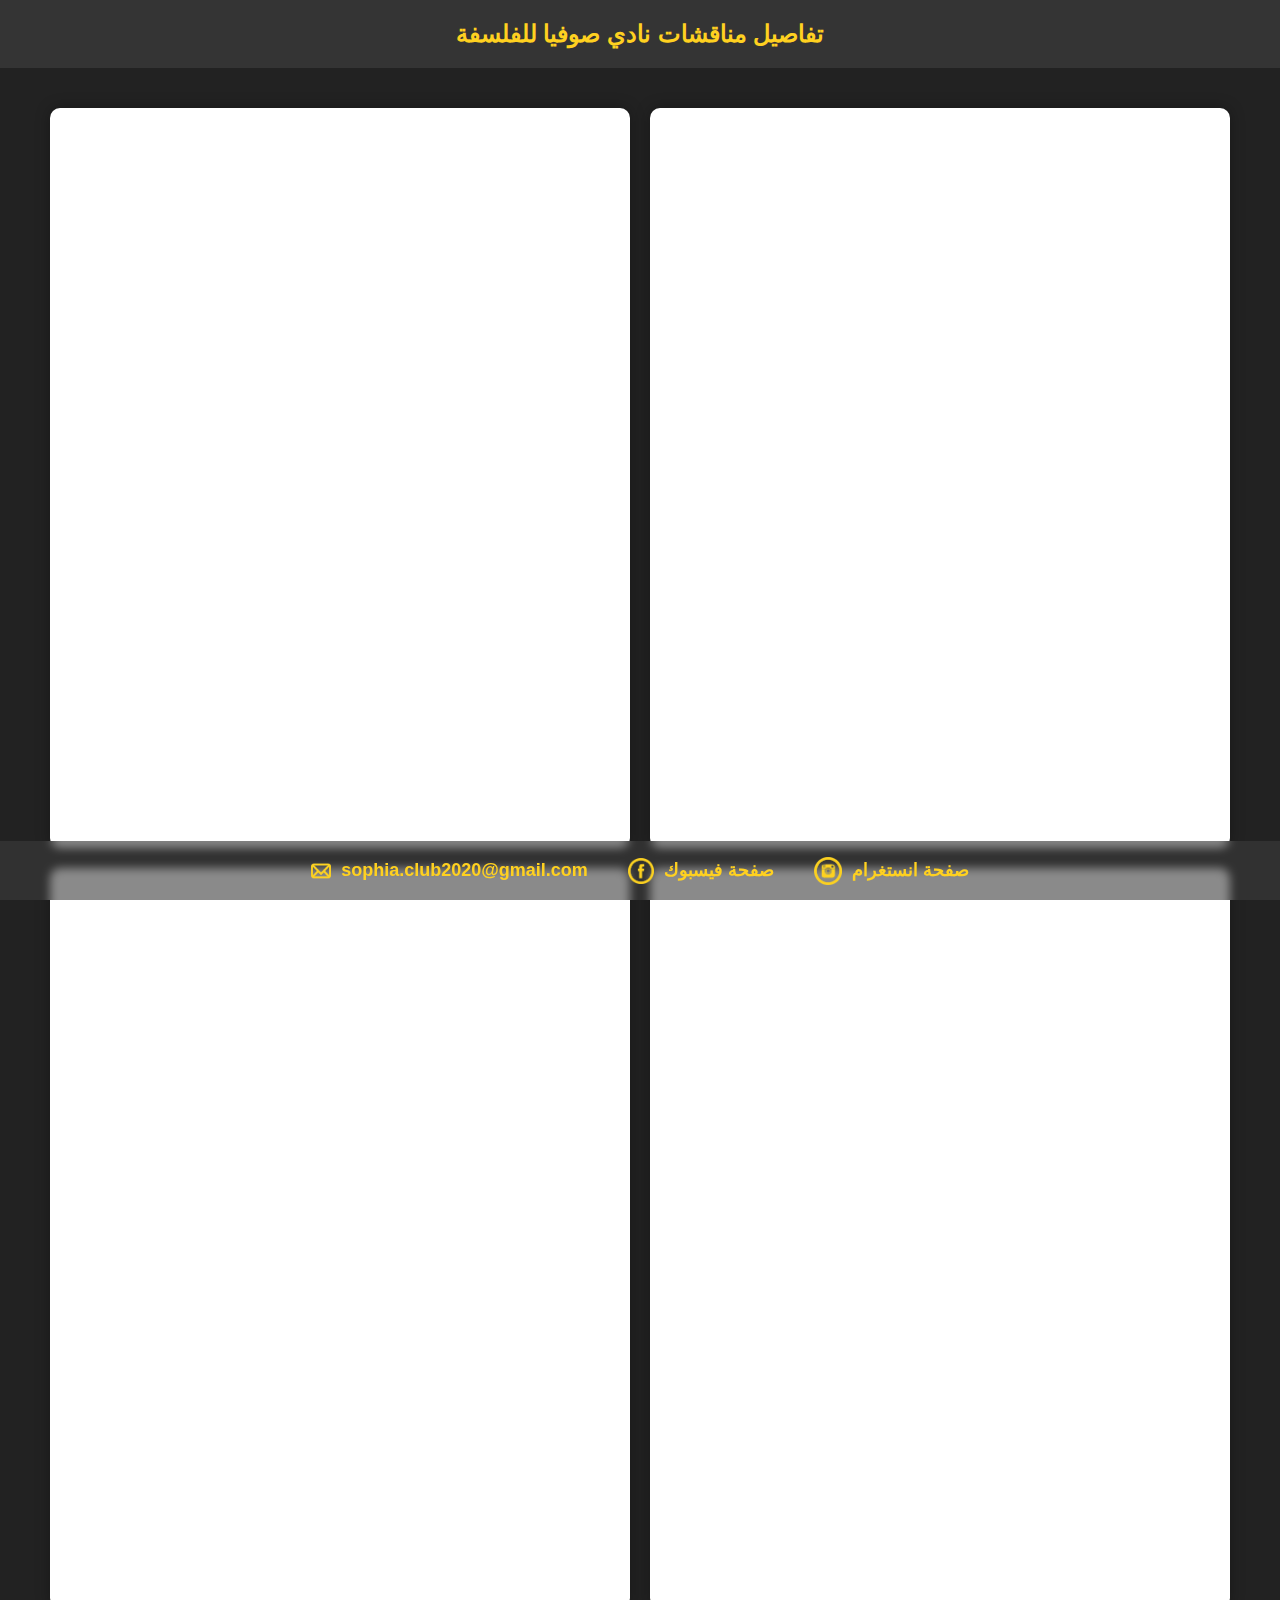
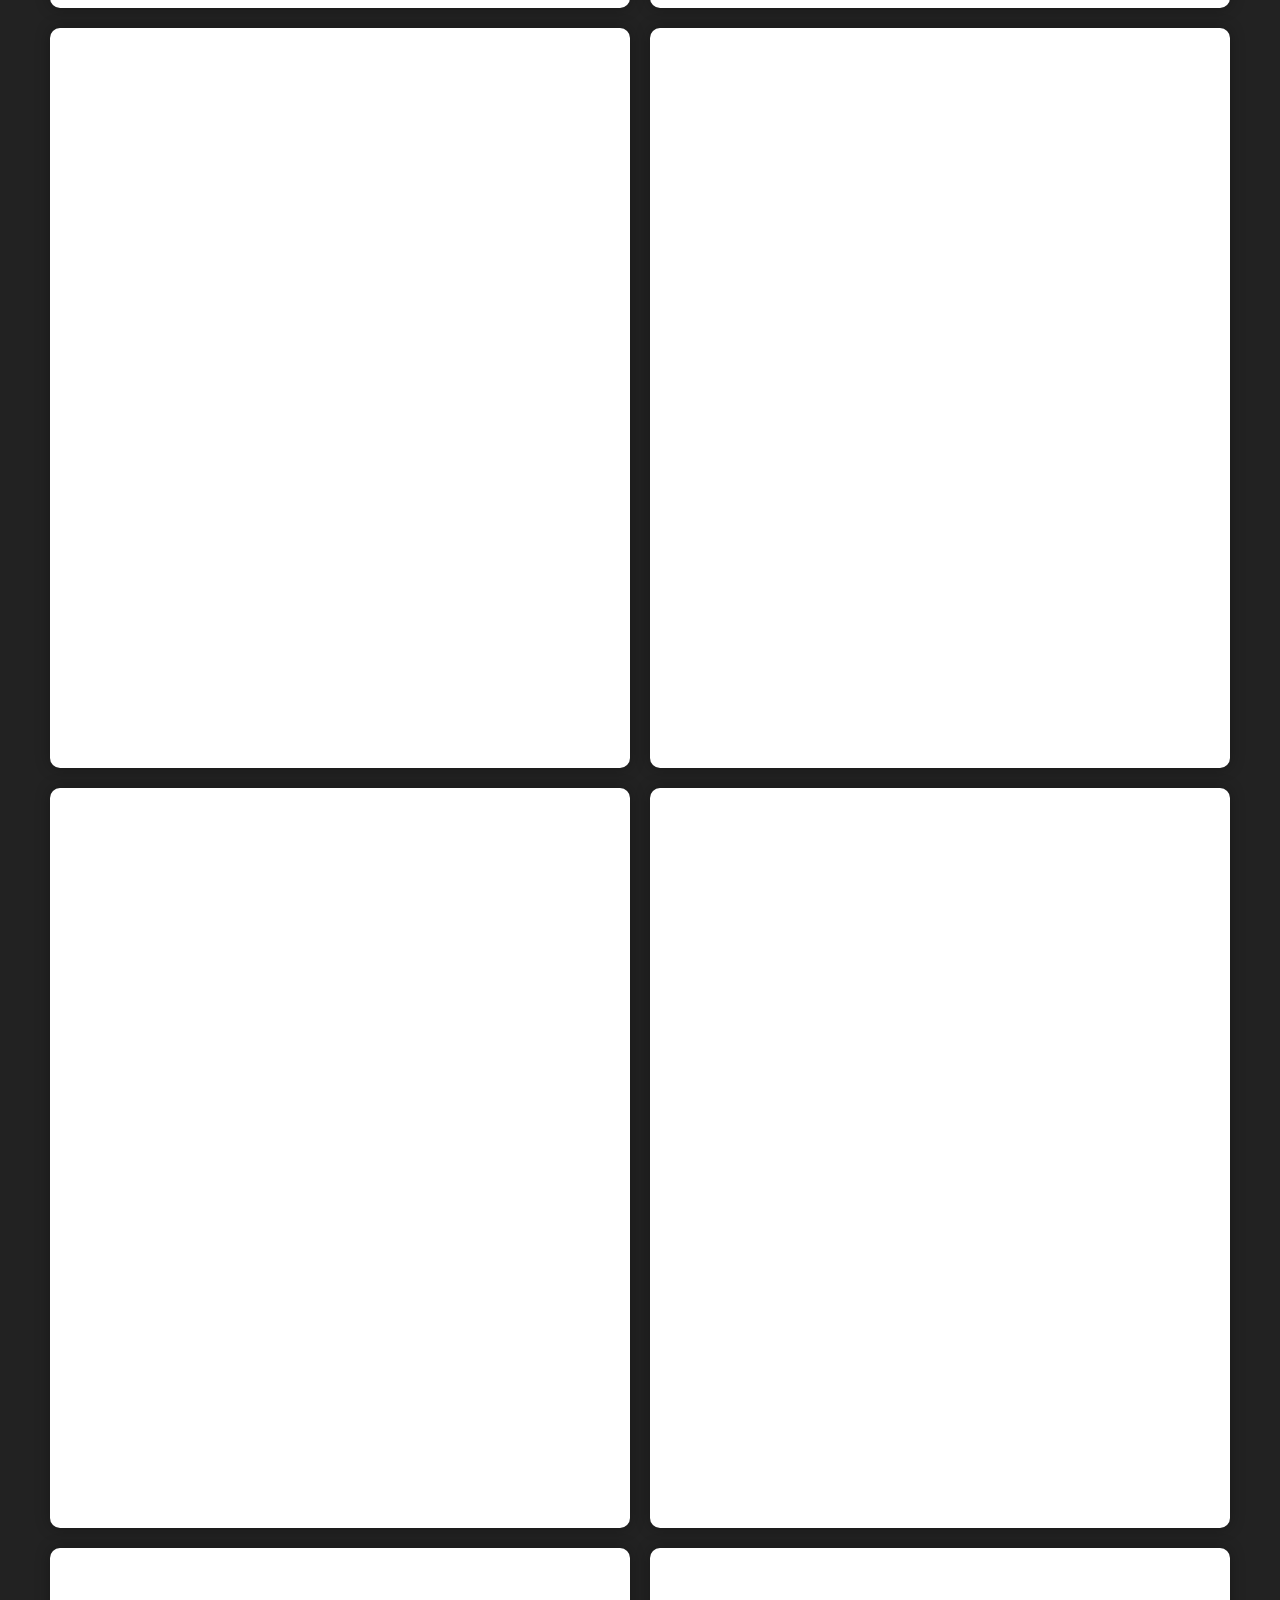
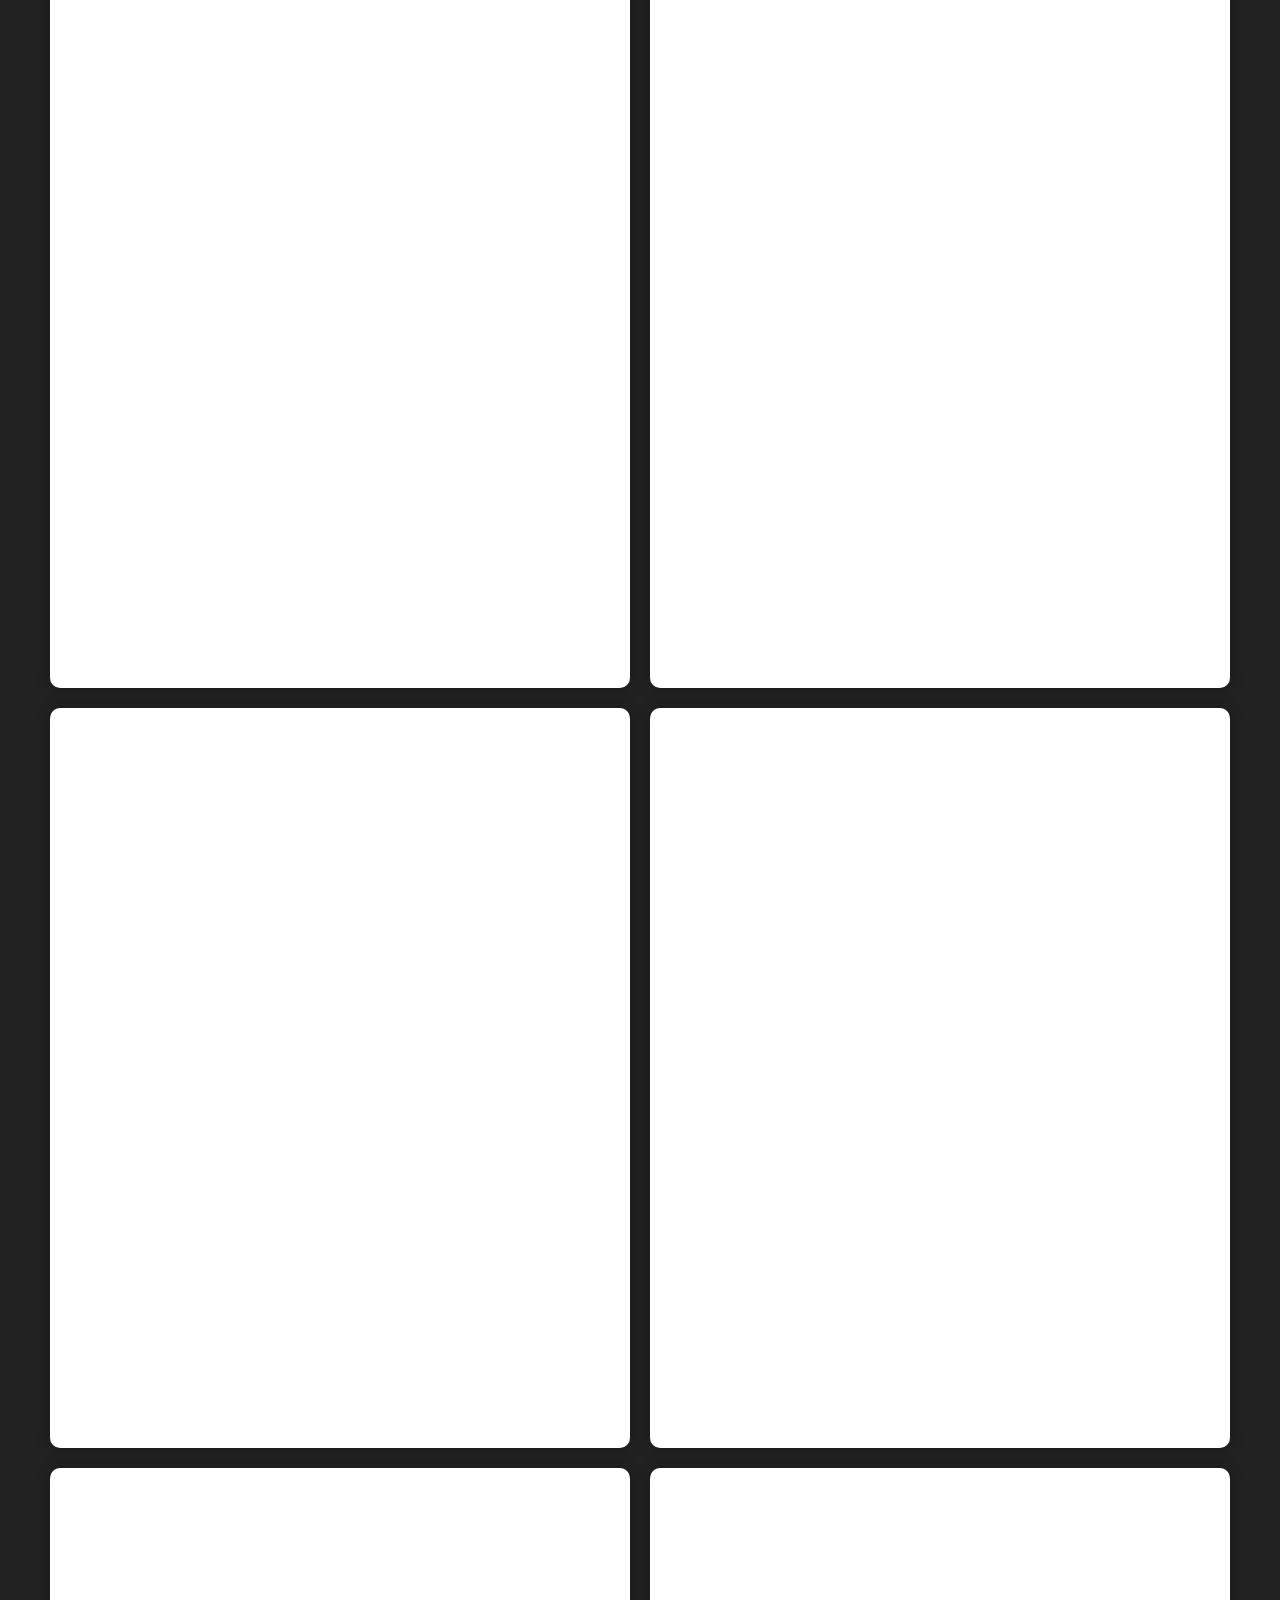
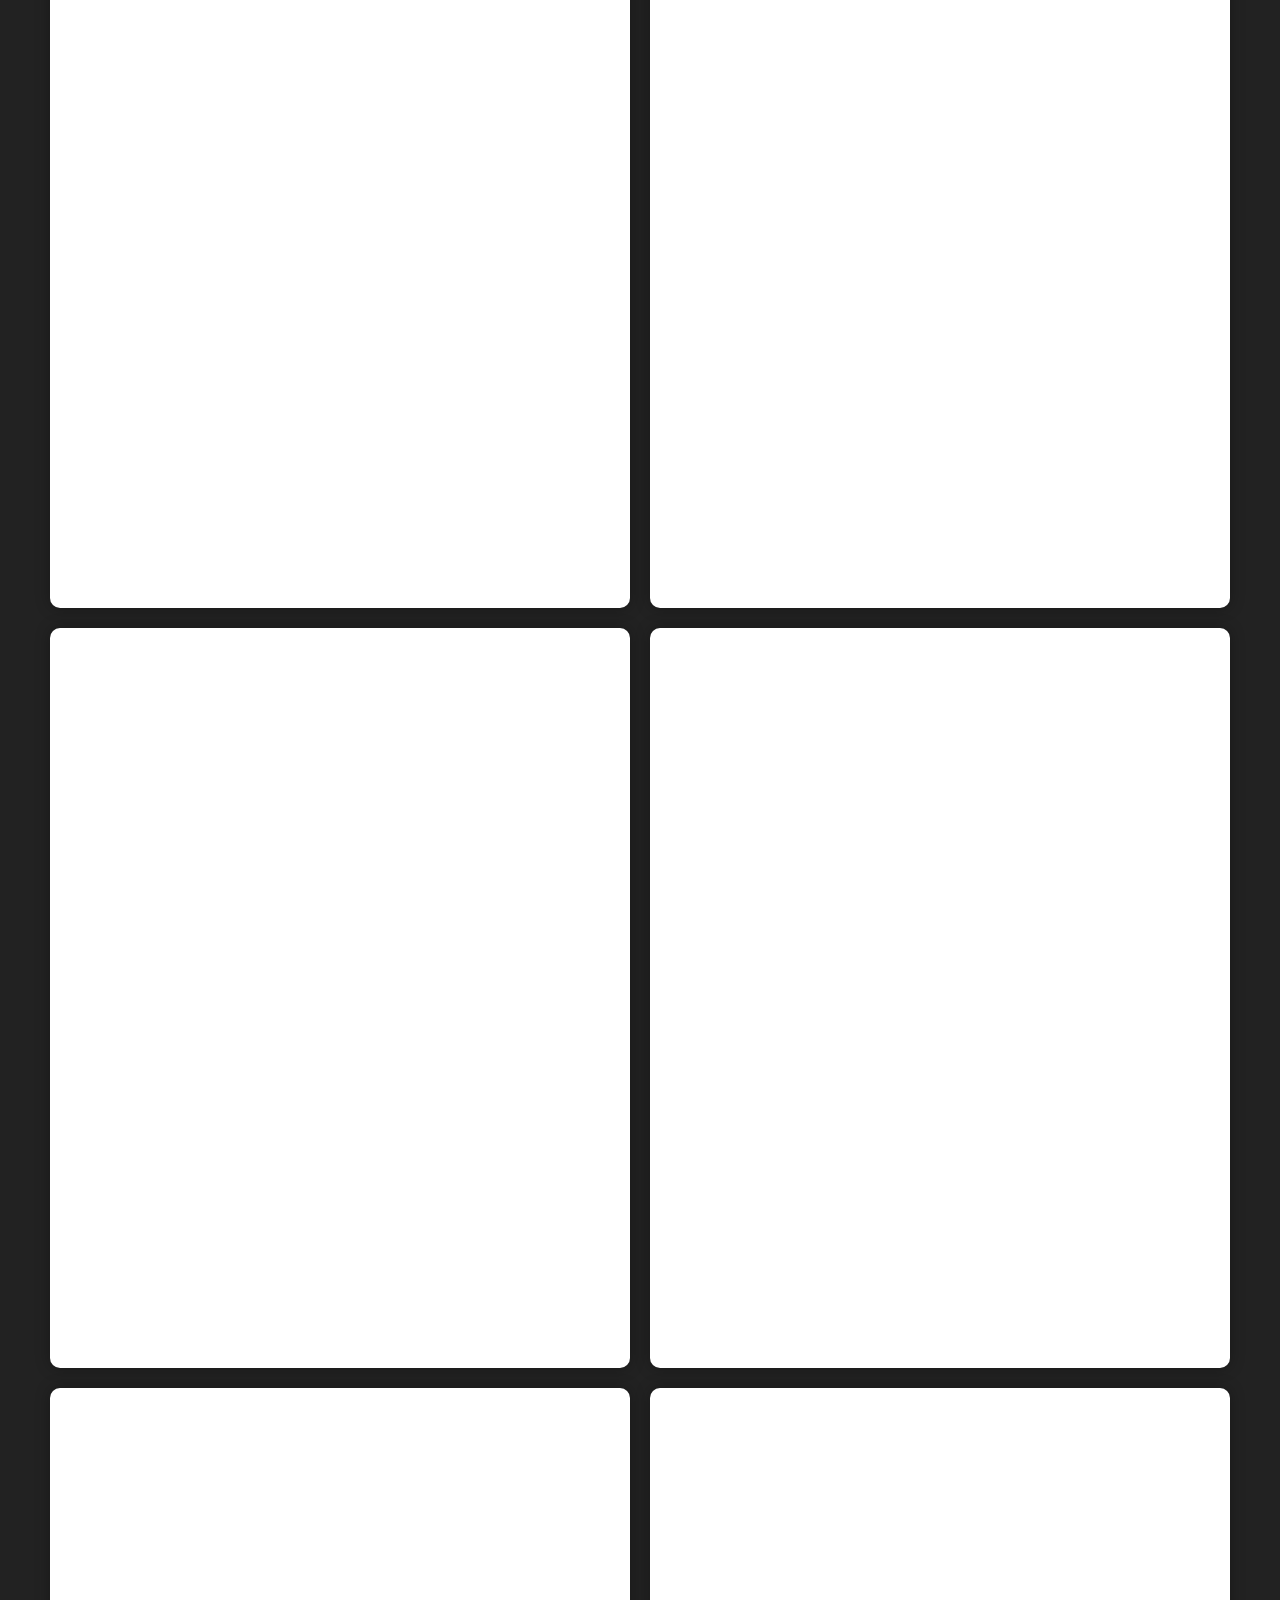
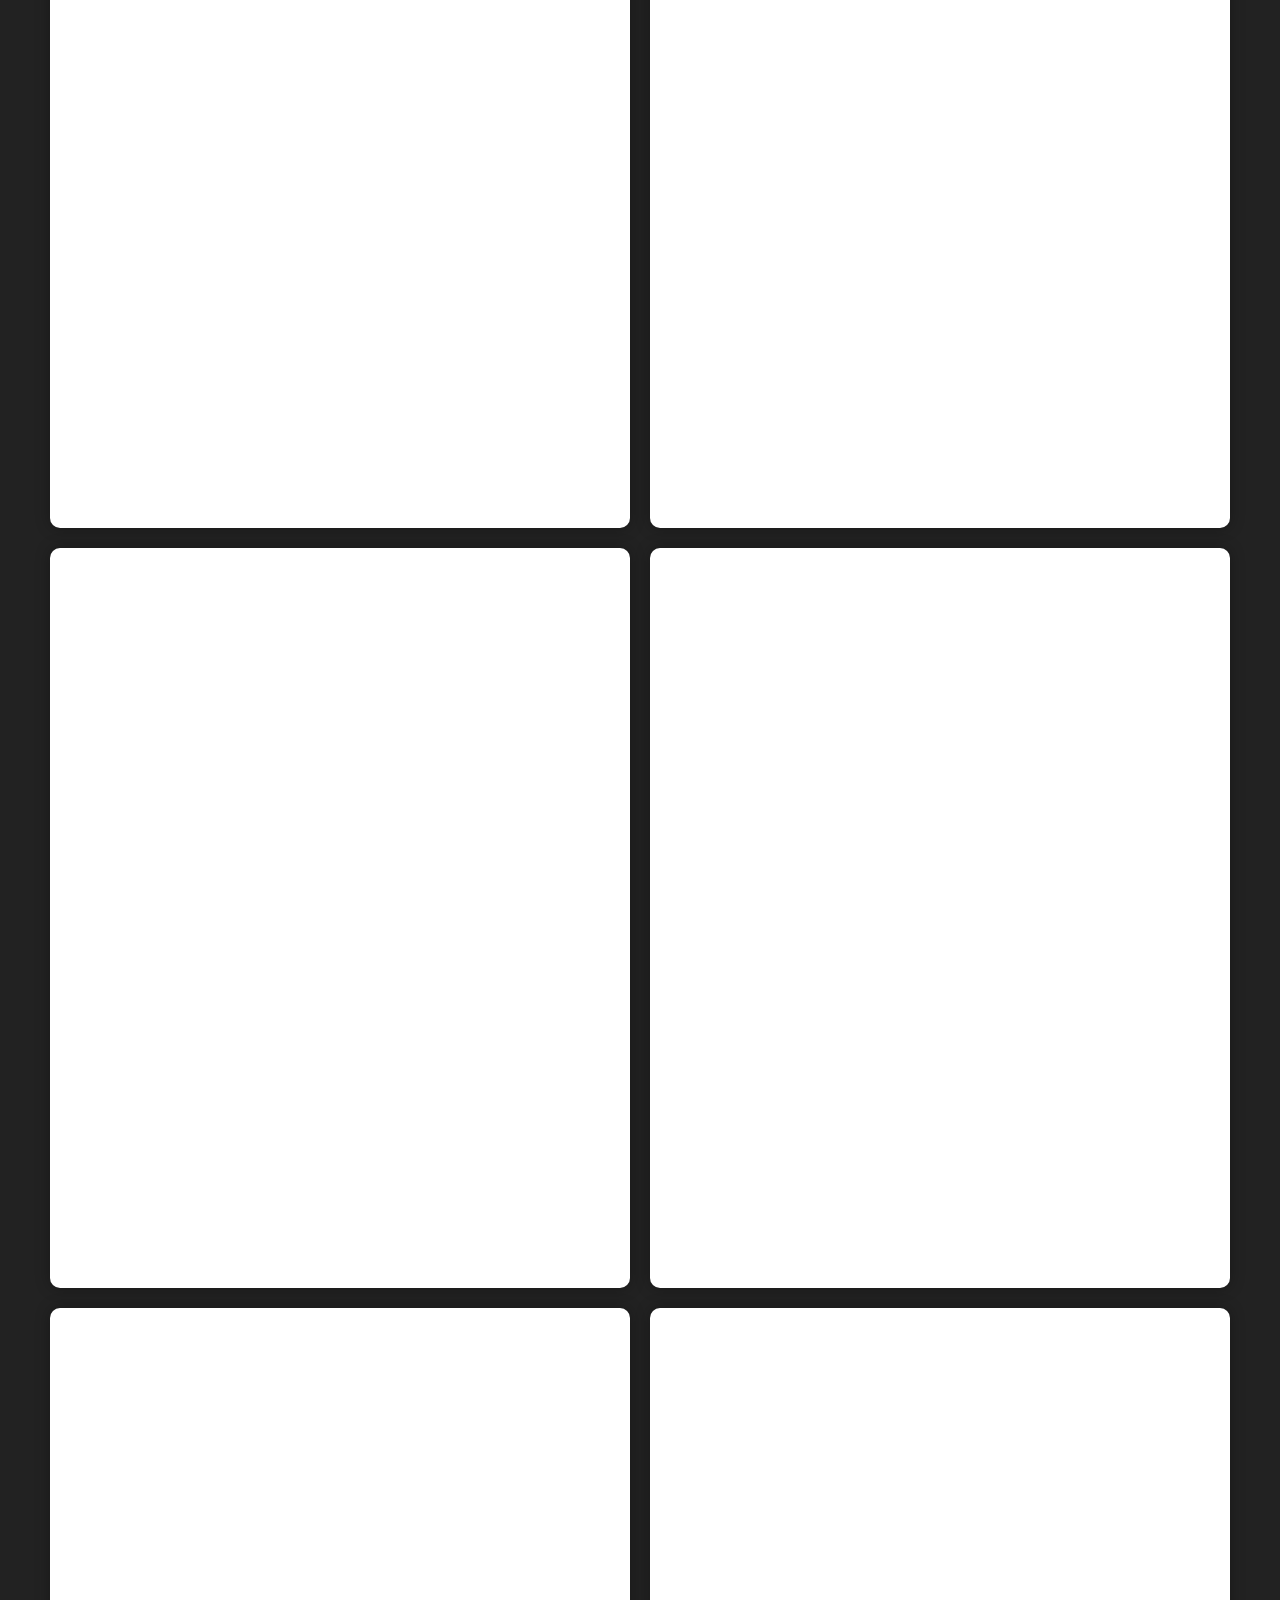
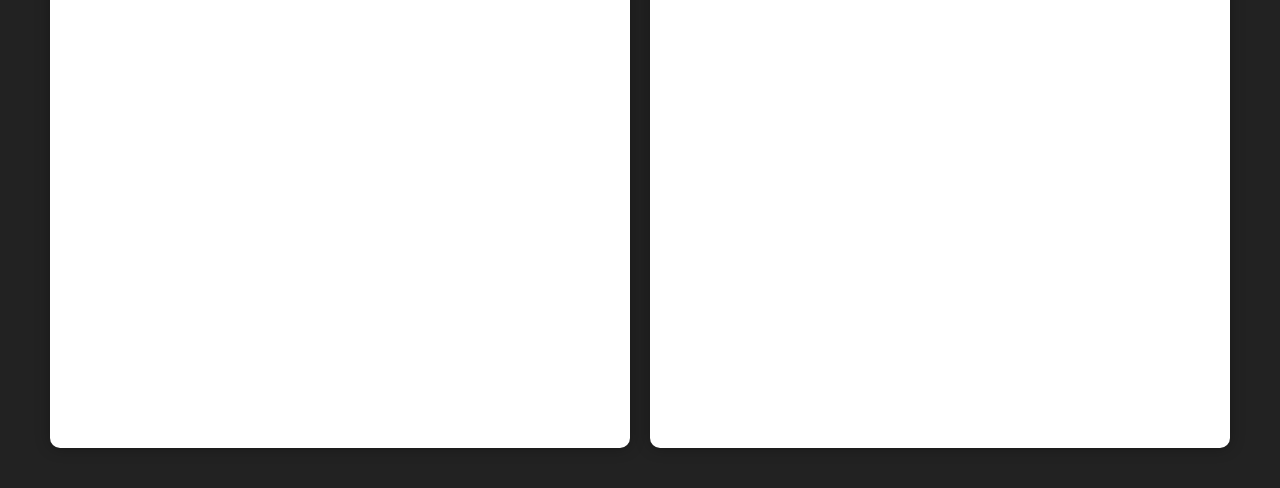
<file: test/debates.html>
<!DOCTYPE html>
<html lang="ar">

<head>
    <meta charset="UTF-8">
    <title>تفاصيل المناقشات - Sophia Philosophy Club</title>
    <meta name="viewport" content="width=device-width, initial-scale=1.0">
    <style>
        /* Prevent horizontal scroll */
        html,
        body {
            margin: 0;
            padding: 0;
            overflow-x: hidden;
            font-family: "Arial", sans-serif;
            background-color: #222222;
            color: #FFD120;
            display: flex;
            flex-direction: column;
            align-items: center;
            min-height: 100vh;
            box-sizing: border-box;
        }

        header {
            width: 100%;
            padding: 20px;
            text-align: center;
            background-color: rgba(60, 60, 60, 0.7);
            font-size: 24px;
            font-weight: bold;
        }

        /* Container for all Facebook posts */
        .fb-posts-container {
            display: flex;
            flex-wrap: wrap;
            justify-content: center;
            gap: 20px;
            margin: 40px 0;
            width: 100%;
            box-sizing: border-box;
            padding: 0 10px;
        }

        /* White wrapper around each post */
        .fb-post-wrapper {
            background: white;
            padding: 10px;
            border-radius: 10px;
            box-shadow: 0 0 15px rgba(0, 0, 0, 0.3);
            width: 100%;
            max-width: 580px;
            box-sizing: border-box;
        }

        /* Make iframe/video fill wrapper dynamically */
        .fb-post-wrapper iframe,
        .fb-post-wrapper video {
            width: 100%;
            height: auto;
            min-height: 80vh;
            /* relative to viewport height */
            max-height: 90vh;
            /* prevents oversizing */
            border-radius: 5px;
            pointer-events: auto;
            touch-action: pan-y;
            display: block;
        }

        /* Video description inside wrapper */
        .video-description {
            margin: 12px auto 0 auto;
            background: #f7f7f7;
            padding: 12px;
            border-radius: 5px;
            line-height: 1.6;
            font-size: 16px;
            color: #000;
            text-align: right;
            width: 95%;
            max-width: 95%;
            box-sizing: border-box;
        }

        /* Footer */
        footer {
            position: fixed;
            bottom: 0;
            left: 0;
            width: 100%;
            background: rgba(60, 60, 60, 0.6);
            color: #FFD120;
            font-size: 18px;
            line-height: 1.6;
            padding: 15px 0;
            display: flex;
            justify-content: center;
            gap: 40px;
            z-index: 20;
            backdrop-filter: blur(5px);
        }

        footer a {
            color: #FFD120;
            text-decoration: none;
            font-weight: bold;
            transition: color 0.3s;
        }

        footer a:hover {
            color: #ffffff;
        }

        /* Tablets (max 900px) */
        @media screen and (max-width: 900px) {
            .fb-post-wrapper {
                max-width: 90%;
            }

            .fb-post-wrapper iframe,
            .fb-post-wrapper video {
                min-height: 45vh;
                /* smaller for tablets */
                max-height: 80vh;
            }
        }

        /* Mobile phones (max 600px) */
        @media screen and (max-width: 600px) {
            .fb-posts-container {
                flex-direction: column;
                align-items: center;
                padding: 0 5px;
            }

            .fb-post-wrapper {
                width: 95vw;
                max-width: 95vw;
            }

            .fb-post-wrapper iframe,
            .fb-post-wrapper video {
                width: 100%;
                height: auto;
                min-height: 65vh;
                /* smaller for mobile */
                max-height: 70vh;
            }

            .video-description {
                width: 90%;
                max-width: 90%;
                font-size: 15px;
            }

            footer {
                flex-direction: column;
                gap: 4px;
                font-size: 14px;
                padding: 6px 0;
            }

            footer img {
                width: 18px !important;
                vertical-align: middle;
            }
        }
    </style>


</head>
<header>تفاصيل مناقشات نادي صوفيا للفلسفة</header>

<body>
    <div class="fb-posts-container">
        <div class="fb-post-wrapper">
            <iframe
                data-src="https://www.facebook.com/plugins/post.php?href=https%3A%2F%2Fwww.facebook.com%2Fpermalink.php%3Fstory_fbid%3Dpfbid02ZbfGtyG7x58bGWmTnoerNNbG1xdTDC4v3CrWtx7V9R6apXHVcb2YcoKzsniNjkevl%26id%3D100063707634531&show_text=true"
                style="border:none; overflow:hidden;" scrolling="no" frameborder="0" allowfullscreen="true"
                allow="autoplay; clipboard-write; encrypted-media; picture-in-picture; web-share">
            </iframe>
        </div>

        <div class="fb-post-wrapper">
            <iframe
                data-src="https://www.facebook.com/plugins/post.php?href=https%3A%2F%2Fwww.facebook.com%2Fpermalink.php%3Fstory_fbid%3Dpfbid0Z8uTaYFVvxQKyVU77jVjZg5N4YFcnBb4QPK63W3xEGLeaBZNXEdnxjm8FPFGmyfNl%26id%3D100063707634531&show_text=true"
                style="border:none; overflow:hidden;" scrolling="no" frameborder="0" allowfullscreen="true"
                allow="autoplay; clipboard-write; encrypted-media; picture-in-picture; web-share">
            </iframe>
        </div>

        <div class="fb-post-wrapper">
            <iframe
                data-src="https://www.facebook.com/plugins/post.php?href=https%3A%2F%2Fwww.facebook.com%2Fpermalink.php%3Fstory_fbid%3Dpfbid02jPzRt8BUs5CpVAt8gNtBKh7BPToed6ocBoDCJMwKt4Sk4X7JDViXHAYrF7UBeyppl%26id%3D100063707634531&show_text=true"
                style="border:none; overflow:hidden;" scrolling="no" frameborder="0" allowfullscreen="true"
                allow="autoplay; clipboard-write; encrypted-media; picture-in-picture; web-share">
            </iframe>
        </div>

        <div class="fb-post-wrapper">
            <iframe
                data-src="https://www.facebook.com/plugins/post.php?href=https%3A%2F%2Fwww.facebook.com%2Fpermalink.php%3Fstory_fbid%3Dpfbid05Y71JJdDZxLjDamWn5i5Z5RxEb1FuaGNGvvaXygpdpS1yJfjysUuupduTMyhS2iVl%26id%3D100063707634531&show_text=true"
                style="border:none; overflow:hidden;" scrolling="no" frameborder="0" allowfullscreen="true"
                allow="autoplay; clipboard-write; encrypted-media; picture-in-picture; web-share">
            </iframe>
        </div>

        <div class="fb-post-wrapper">
            <iframe
                data-src="https://www.facebook.com/plugins/post.php?href=https%3A%2F%2Fwww.facebook.com%2Fpermalink.php%3Fstory_fbid%3Dpfbid02ndcY75BBxytWP4oPazGezsSn61z8tYBwn7k3Bdc2Qx5aMVZDoeFgTnpjxdq2ZtAsl%26id%3D100063707634531&show_text=true"
                style="border:none; overflow:hidden;" scrolling="no" frameborder="0" allowfullscreen="true"
                allow="autoplay; clipboard-write; encrypted-media; picture-in-picture; web-share">
            </iframe>
        </div>

        <div class="fb-post-wrapper">
            <iframe
                data-src="https://www.facebook.com/plugins/post.php?href=https%3A%2F%2Fwww.facebook.com%2Fpermalink.php%3Fstory_fbid%3Dpfbid02Ka3dsZmMH4aqy8mfkspSbTov9yddBzTFvf4HdyGDy6xGe8g3row2MYu6vwTm3NpDl%26id%3D100063707634531&show_text=true"
                style="border:none; overflow:hidden;" scrolling="no" frameborder="0" allowfullscreen="true"
                allow="autoplay; clipboard-write; encrypted-media; picture-in-picture; web-share">
            </iframe>
        </div>
        <div class="fb-post-wrapper">
            <iframe
                data-src="https://www.facebook.com/plugins/post.php?href=https%3A%2F%2Fwww.facebook.com%2Fpermalink.php%3Fstory_fbid%3Dpfbid02Ka3dsZmMH4aqy8mfkspSbTov9yddBzTFvf4HdyGDy6xGe8g3row2MYu6vwTm3NpDl%26id%3D100063707634531&show_text=true"
                style="border:none; overflow:hidden;" scrolling="no" frameborder="0" allowfullscreen="true"
                allow="autoplay; clipboard-write; encrypted-media; picture-in-picture; web-share">
            </iframe>
        </div>

        <div class="fb-post-wrapper">
            <iframe
                data-src="https://www.facebook.com/plugins/post.php?href=https%3A%2F%2Fwww.facebook.com%2Fpermalink.php%3Fstory_fbid%3Dpfbid02244he9TzerVwMWtMkCMCdasTXgTS71yuNuTgU5ZP86VSiyR56hUGCFSxnRK6sVZJl%26id%3D100063707634531&show_text=true"
                style="border:none; overflow:hidden;" scrolling="no" frameborder="0" allowfullscreen="true"
                allow="autoplay; clipboard-write; encrypted-media; picture-in-picture; web-share">
            </iframe>
        </div>

        <div class="fb-post-wrapper">
            <iframe
                data-src="https://www.facebook.com/plugins/post.php?href=https%3A%2F%2Fwww.facebook.com%2Fpermalink.php%3Fstory_fbid%3Dpfbid04h4xRJkQjKwUtyH3yp5HYnhf1oqyR8JLLHdqJHUa6NHHxBCzWScyx2q63h1TW5AAl%26id%3D100063707634531&show_text=true"
                style="border:none; overflow:hidden;" scrolling="no" frameborder="0" allowfullscreen="true"
                allow="autoplay; clipboard-write; encrypted-media; picture-in-picture; web-share">
            </iframe>
        </div>

        <div class="fb-post-wrapper">
            <iframe
                data-src="https://www.facebook.com/plugins/post.php?href=https%3A%2F%2Fwww.facebook.com%2Fpermalink.php%3Fstory_fbid%3Dpfbid0oY9N91k3nGTNmwW7WNFxjaBJuh9y6o3eZv2urss9TSa4zboi3EBfPpXRSDyewYwUl%26id%3D100063707634531&show_text=true"
                style="border:none; overflow:hidden;" scrolling="no" frameborder="0" allowfullscreen="true"
                allow="autoplay; clipboard-write; encrypted-media; picture-in-picture; web-share">
            </iframe>
        </div>

        <div class="fb-post-wrapper">
            <iframe
                data-src="https://www.facebook.com/plugins/post.php?href=https%3A%2F%2Fwww.facebook.com%2Fpermalink.php%3Fstory_fbid%3Dpfbid0xQR3mNnmUR2bJaVALJNTxfYKBt3wLpqwQqrciWybqrEShyXeSchUzVKXrNbL7YaJl%26id%3D100063707634531&show_text=true"
                style="border:none; overflow:hidden;" scrolling="no" frameborder="0" allowfullscreen="true"
                allow="autoplay; clipboard-write; encrypted-media; picture-in-picture; web-share">
            </iframe>
        </div>

        <div class="fb-post-wrapper">
            <iframe
                data-src="https://www.facebook.com/plugins/post.php?href=https%3A%2F%2Fwww.facebook.com%2Fpermalink.php%3Fstory_fbid%3Dpfbid0416eK8Wtx3kPnHpPHXj1QiyUp4pQm8iNCKiPxkZJACKUG7SMWDHKSVJz7FpPBM6fl%26id%3D100063707634531&show_text=true"
                style="border:none; overflow:hidden;" scrolling="no" frameborder="0" allowfullscreen="true"
                allow="autoplay; clipboard-write; encrypted-media; picture-in-picture; web-share">
            </iframe>
        </div>

        <div class="fb-post-wrapper">
            <iframe
                data-src="https://www.facebook.com/plugins/post.php?href=https%3A%2F%2Fwww.facebook.com%2Fpermalink.php%3Fstory_fbid%3Dpfbid02Ugx6o5wsNLk2MQPqFRr9irUAEcehKpe2Lr2eUAdh3wqwgMEk7nizBHgxtj89x1C2l%26id%3D100063707634531&show_text=true"
                style="border:none; overflow:hidden;" scrolling="no" frameborder="0" allowfullscreen="true"
                allow="autoplay; clipboard-write; encrypted-media; picture-in-picture; web-share">
            </iframe>
        </div>

        <div class="fb-post-wrapper">
            <iframe
                data-src="https://www.facebook.com/plugins/post.php?href=https%3A%2F%2Fwww.facebook.com%2Fpermalink.php%3Fstory_fbid%3Dpfbid0enD4iQUFw9D7TDjyMA88F2U62XUGNhVrudjYBAmi53iGTw7vTGBk8wee3d9tNBXpl%26id%3D100063707634531&show_text=true"
                style="border:none; overflow:hidden;" scrolling="no" frameborder="0" allowfullscreen="true"
                allow="autoplay; clipboard-write; encrypted-media; picture-in-picture; web-share">
            </iframe>
        </div>

        <div class="fb-post-wrapper">
            <iframe
                data-src="https://www.facebook.com/plugins/post.php?href=https%3A%2F%2Fwww.facebook.com%2Fpermalink.php%3Fstory_fbid%3Dpfbid02yFzi6AYHX9BQwnt5YsDWj5FqpY3gk2RRPVm1D8TrWeYHpf1CBxaY7VrtdsiazBuCl%26id%3D100063707634531&show_text=true"
                style="border:none; overflow:hidden;" scrolling="no" frameborder="0" allowfullscreen="true"
                allow="autoplay; clipboard-write; encrypted-media; picture-in-picture; web-share">
            </iframe>
        </div>

        <div class="fb-post-wrapper">
            <iframe
                data-src="https://www.facebook.com/plugins/post.php?href=https%3A%2F%2Fwww.facebook.com%2Fpermalink.php%3Fstory_fbid%3Dpfbid02P4uidgwd5f2zvvrp6pSFGVffCD6YkeH7JTNZ8HudLaJMNjz5Wd8xSwFvMZ2in9ql%26id%3D100063707634531&show_text=true"
                style="border:none; overflow:hidden;" scrolling="no" frameborder="0" allowfullscreen="true"
                allow="autoplay; clipboard-write; encrypted-media; picture-in-picture; web-share">
            </iframe>
        </div>

        <div class="fb-post-wrapper">
            <iframe
                data-src="https://www.facebook.com/plugins/post.php?href=https%3A%2F%2Fwww.facebook.com%2Fpermalink.php%3Fstory_fbid%3Dpfbid0iQcCtWiyok1XqJXUif8ooCUPxLBcxkWqtttXXdTANEoYTXTniMJUDFfugBAyCWTl%26id%3D100063707634531&show_text=true"
                style="border:none; overflow:hidden;" scrolling="no" frameborder="0" allowfullscreen="true"
                allow="autoplay; clipboard-write; encrypted-media; picture-in-picture; web-share">
            </iframe>
        </div>

        <div class="fb-post-wrapper">
            <iframe
                data-src="https://www.facebook.com/plugins/post.php?href=https%3A%2F%2Fwww.facebook.com%2Fpermalink.php%3Fstory_fbid%3Dpfbid02BS3FxQAK2N5yRzpfE9sLocsx3PEFZc8E6D1zgp3aNa4jBE2h3Vun2KJzgtCnRPT7l%26id%3D100063707634531&show_text=true"
                style="border:none; overflow:hidden;" scrolling="no" frameborder="0" allowfullscreen="true"
                allow="autoplay; clipboard-write; encrypted-media; picture-in-picture; web-share">
            </iframe>
        </div>

        <div class="fb-post-wrapper">
            <iframe
                data-src="https://www.facebook.com/plugins/post.php?href=https%3A%2F%2Fwww.facebook.com%2Fpermalink.php%3Fstory_fbid%3Dpfbid02aXW447z7UULwmuP6PW3vevGxt4soFERAfXSpGdycr555vnirwo7W3yoyk6opb4knl%26id%3D100063707634531&show_text=true"
                style="border:none; overflow:hidden;" scrolling="no" frameborder="0" allowfullscreen="true"
                allow="autoplay; clipboard-write; encrypted-media; picture-in-picture; web-share">
            </iframe>
        </div>

        <div class="fb-post-wrapper">
            <iframe
                data-src="https://www.facebook.com/plugins/post.php?href=https%3A%2F%2Fwww.facebook.com%2Fpermalink.php%3Fstory_fbid%3Dpfbid02YVZA4UWcg6mAPaY7QKJrDV3K1GAuVkGCKj8m3eRHbcRtm3zGhxAyaT7pgGs5kh65l%26id%3D100063707634531&show_text=true"
                style="border:none; overflow:hidden;" scrolling="no" frameborder="0" allowfullscreen="true"
                allow="autoplay; clipboard-write; encrypted-media; picture-in-picture; web-share">
            </iframe>
        </div>

        <div class="fb-post-wrapper">
            <iframe
                data-src="https://www.facebook.com/plugins/post.php?href=https%3A%2F%2Fwww.facebook.com%2Fpermalink.php%3Fstory_fbid%3Dpfbid0X1VsszgNZ6nXYciQSmLDgU79dYbjKAZefa6qjCZoDQTt3TixQTkbBXk7qPe5miy2l%26id%3D100063707634531&show_text=true"
                style="border:none; overflow:hidden;" scrolling="no" frameborder="0" allowfullscreen="true"
                allow="autoplay; clipboard-write; encrypted-media; picture-in-picture; web-share">
            </iframe>
        </div>

        <div class="fb-post-wrapper">
            <iframe
                data-src="https://www.facebook.com/plugins/post.php?href=https%3A%2F%2Fwww.facebook.com%2Fpermalink.php%3Fstory_fbid%3Dpfbid0V9vhpNGN7BSziionw2CFeTynihExVgs4XZtZoG3KcZxiAXaUf7K67gMGDNeqTp2Zl%26id%3D100063707634531&show_text=true"
                style="border:none; overflow:hidden;" scrolling="no" frameborder="0" allowfullscreen="true"
                allow="autoplay; clipboard-write; encrypted-media; picture-in-picture; web-share">
            </iframe>
        </div>

    </div> <!-- Footer Bar -->
    <footer> <span> <img src="images/mail.png" alt="Email" style="width:20px; vertical-align:middle; margin-right:5px;">
            <a href="mailto:sophia.club2020@gmail.com">sophia.club2020@gmail.com</a> </span> <span> <img
                src="images/facebook.png" alt="Facebook" style="width:26px; vertical-align:middle; margin-right:5px;">
            <a href="https://www.facebook.com/profile.php?id=100063707634531" target="_blank">صفحة فيسبوك</a> </span>
        <span> <img src="images/instagram.png" alt="Instagram"
                style="width:28px; vertical-align:middle; margin-right:5px;"> <a
                href="https://www.instagram.com/sophiaphilosophy/?hl=fr" target="_blank">صفحة انستغرام</a> </span>
    </footer>

    <script>
        document.addEventListener("DOMContentLoaded", function () {
            const wrappers = document.querySelectorAll(".fb-post-wrapper");

            // IntersectionObserver for lazy-loading iframes
            const observer = new IntersectionObserver((entries) => {
                entries.forEach(entry => {
                    const wrapper = entry.target;
                    const iframe = wrapper.querySelector("iframe");

                    if (!iframe) return;

                    if (entry.isIntersecting) {
                        // LOAD iframe
                        if (!iframe.src) {
                            iframe.src = iframe.dataset.src;
                        }
                    } else {
                        // UNLOAD iframe by replacing it safely
                        if (iframe.src) {
                            const newIframe = document.createElement("iframe");

                            // Copy dataset.src
                            newIframe.dataset.src = iframe.dataset.src;

                            // Copy attributes safely
                            ["width", "height", "scrolling", "frameborder"].forEach(attr => {
                                const val = iframe.getAttribute(attr);
                                if (val !== null) newIframe.setAttribute(attr, val);
                            });

                            // Copy style
                            newIframe.style.cssText = iframe.style.cssText;

                            // Allow attributes
                            newIframe.setAttribute("allowfullscreen", "true");
                            newIframe.setAttribute("allow", "autoplay; clipboard-write; encrypted-media; picture-in-picture; web-share");

                            // Replace old iframe
                            iframe.replaceWith(newIframe);
                        }
                    }
                });
            }, {
                rootMargin: "200px 0px",
                threshold: 0.1
            });

            wrappers.forEach(wrapper => {
                // Observe each wrapper for lazy-loading
                observer.observe(wrapper);

                // Enable iframe interaction on touch (mobile)
                wrapper.addEventListener("touchstart", () => {
                    wrapper.classList.add("active");
                });

                // Optional: enable interaction on click for desktop
                wrapper.addEventListener("click", () => {
                    wrapper.classList.add("active");
                });
            });
        });
    </script>


</body>

</html>
</file>
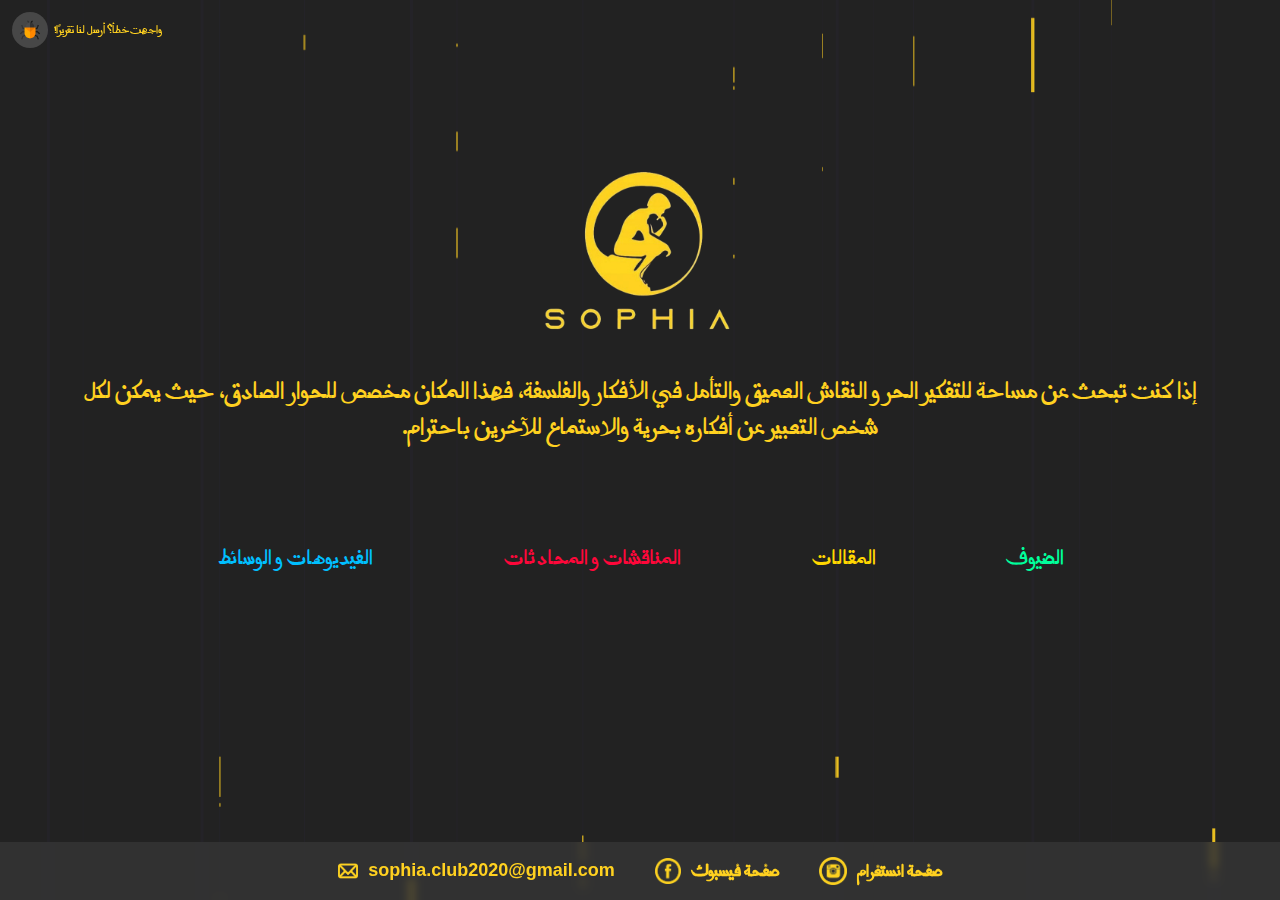
<file: test/home.html>
<!-- Credits: -->
<!-- "Space Elevator" by Eslam Yahya on CodePen: https://codepen.io/Eslam-Yahya/pen/MvKZKj -->
<!-- "Glowing Buttons" by Pranjal Bhadu on CodePen: https://codepen.io/bhadupranjal/pen/vYLZYqQ -->


<!DOCTYPE html>
<html lang="ar">

<head>
  <meta charset="UTF-8">
  <meta name="viewport" content="width=device-width, initial-scale=1.0">

  <title>نادي صوفيا للفلسفة - الصفحة الرئيسية</title>

  <!-- GSAP -->
  <script src="js/gsap.min.js"></script>
  <style>
    @font-face {
      font-family: 'Taro';
      src: url('fonts/alfont_com_taro.ttf') format('truetype');
      font-weight: normal;
      font-style: normal;
    }



    /* --- GLOBAL STYLES --- */
    html,
    body {
      margin: 0;
      padding: 0;
      width: 100%;
      height: 100%;
      overflow: hidden;
      background: #222222;
      font-family: "Arial", sans-serif;
      color: #FFD120;
      text-align: center;
      position: relative;
      font-size: clamp(14px, 1.4vw, 18px);
    }

    /* --- TOP LEFT BUG / DEBUG BOX --- */
    #top-left-bug {
      top: clamp(0.6vh, 1vh, 1.5vh);
      left: clamp(0.6vw, 1vw, 1.5vw);
      font-size: clamp(11px, 1.2vw, 14px);
      gap: clamp(4px, 0.8vw, 6px);
    }

    #bug-msg {
      font-size: clamp(10px, 1.1vw, 12px);
      font-family: 'Taro', Arial, sans-serif;
      /* Apply Taro font */
    }


    /* --- SPEECH BUBBLES (DYNAMIC) --- */
    .speech-bubble {
      position: relative;
      background: #222222;
      color: #FFD120;

      padding: clamp(4px, 1vh, 8px) clamp(8px, 2vw, 14px);

      border-radius: clamp(8px, 1.5vw, 14px);

      font-size: clamp(12px, 1.6vw, 15px);

      opacity: 0;
      transition: opacity 0.5s ease-in-out;
      pointer-events: none;
      white-space: nowrap;
    }

    .speech-bubble::after {
      content: '';
      position: absolute;

      top: 50%;
      left: clamp(-10px, -1vw, -6px);
      /* dynamic horizontal offset */
      transform: translateY(-50%);

      border-width: clamp(4px, 1vw, 6px);
      /* scales arrow size */
      border-style: solid;
      border-color: transparent #222222 transparent transparent;
    }

    /* --- CONTAINER (Dynamic) --- */
    .container {
      position: relative;
      height: 100vh;
      /* scales with viewport height */
      width: 100vw;
      /* scales with viewport width */
      display: flex;
      flex-direction: column;
      justify-content: center;
      align-items: center;
      overflow: hidden;
      padding: clamp(0.5rem, 2vh, 2rem);
      /* optional padding scales with screen */
      box-sizing: border-box;
    }


    svg {
      position: absolute;
      inset: 0;
      width: 100%;
      height: 100%;
    }


    .lines {
      opacity: 0.05;
    }

    .line {
      fill: #4C3A90;
    }

    .lights {
      opacity: 0.9;
    }

    .light {
      fill: #FFD120;
    }

    /* --- LOGO (Dynamic, lower with more spacing) --- */
    .logo {
      width: clamp(120px, 15vw, 250px);
      /* scales with viewport width */
      height: auto;
      z-index: 10;
      pointer-events: none;
      margin-top: -15vh;
      /* slightly higher to give more space above */
    }

    /* --- LOGO TEXT (Dynamic, more spacing above and below) --- */
    .logo-text {
      margin-top: 4vh;
      /* more spacing from logo */
      margin-bottom: 4vh;
      /* adds spacing below text */
      max-width: 90%;
      font-size: clamp(14px, 2vw, 28px);
      line-height: clamp(1.2, 1.4, 1.6);
      color: #FFD120;
      z-index: 10;
      pointer-events: none;
      text-align: center;
      direction: rtl;
      font-family: 'Taro', Arial, sans-serif;
    }

    footer {
      position: fixed;
      bottom: 0;
      left: 0;
      width: 100%;
      background: rgba(60, 60, 60, 0.6);
      color: #FFD120;
      font-size: clamp(12px, 1.5vw, 18px);
      /* scales with screen width */
      line-height: 1.6;
      padding: clamp(10px, 1.5vh, 15px) 0;
      /* scales with viewport height */
      display: flex;
      justify-content: center;
      gap: clamp(10px, 4vw, 40px);
      /* scales spacing */
      z-index: 20;
      backdrop-filter: blur(5px);
    }

    footer a {
      color: #FFD120;
      text-decoration: none;
      font-weight: bold;
      transition: color 0.3s;
    }

    footer a:hover {
      color: #ffffff;
    }

    /* --- NEON BUTTONS AREA (RESPONSIVE) --- */
    .neon-buttons {
      margin-top: 4vh;
      /* scales with viewport height ✅ */
      display: flex;
      gap: 2.5vw;
      /* scales with viewport width ✅ */
      z-index: 10;
      flex-wrap: wrap;
      /* handles small screens ✅ */
      justify-content: center;
    }


    .neon-buttons a {
      position: relative;
      display: inline-flex;
      align-items: center;
      justify-content: center;

      padding: clamp(12px, 2.5vh, 30px) clamp(18px, 4vw, 50px);
      /* responsive padding ✅ */

      text-decoration: none;
      text-transform: uppercase;
      transition: 0.5s;
      letter-spacing: clamp(1px, 0.3vw, 3px);
      /* scales ✅ */
      overflow: hidden;

      font-size: clamp(14px, 2vw, 22px);
      /* scales ✅ */
      white-space: nowrap;
    }


    .neon-buttons a span {
      position: absolute;
      display: block;
    }


    /* --- BLUE NEON BUTTON --- */
    .neon-blue {
      color: #00bfff;
    }

    .neon-blue:hover {
      background: #00bfff;
      color: #050801;
      box-shadow: 0 0 5px #00bfff,
        0 0 25px #00bfff,
        0 0 50px #00bfff,
        0 0 200px #00bfff;
    }

    .neon-blue span:nth-child(1) {
      background: linear-gradient(90deg, transparent, #00bfff);
      animation: nb1-blue 1s linear infinite;
      top: 0;
      left: -100%;
      width: 100%;
      height: 2px;
    }

    .neon-blue span:nth-child(2) {
      background: linear-gradient(180deg, transparent, #00bfff);
      animation: nb2-blue 1s linear infinite 0.25s;
      top: -100%;
      right: 0;
      width: 2px;
      height: 100%;
    }

    .neon-blue span:nth-child(3) {
      background: linear-gradient(270deg, transparent, #00bfff);
      animation: nb3-blue 1s linear infinite 0.5s;
      bottom: 0;
      right: -100%;
      width: 100%;
      height: 2px;
    }

    .neon-blue span:nth-child(4) {
      background: linear-gradient(360deg, transparent, #00bfff);
      animation: nb4-blue 1s linear infinite 0.75s;
      bottom: -100%;
      left: 0;
      width: 2px;
      height: 100%;
    }

    @keyframes nb1-blue {
      0% {
        left: -100%;
      }

      50%,
      100% {
        left: 100%;
      }
    }

    @keyframes nb2-blue {
      0% {
        top: -100%;
      }

      50%,
      100% {
        top: 100%;
      }
    }

    @keyframes nb3-blue {
      0% {
        right: -100%;
      }

      50%,
      100% {
        right: 100%;
      }
    }

    @keyframes nb4-blue {
      0% {
        bottom: -100%;
      }

      50%,
      100% {
        bottom: 100%;
      }
    }

    /* --- RED NEON BUTTON --- */
    .neon-red {
      color: #ff073a;
    }

    .neon-red:hover {
      background: #ff073a;
      color: #050801;
      box-shadow: 0 0 5px #ff073a,
        0 0 25px #ff073a,
        0 0 50px #ff073a,
        0 0 200px #ff073a;
    }

    .neon-red span:nth-child(1) {
      background: linear-gradient(90deg, transparent, #ff073a);
      animation: nb1 1s linear infinite;
      top: 0;
      left: -100%;
      width: 100%;
      height: 2px;
    }

    .neon-red span:nth-child(2) {
      background: linear-gradient(180deg, transparent, #ff073a);
      animation: nb2 1s linear infinite 0.25s;
      top: -100%;
      right: 0;
      width: 2px;
      height: 100%;
    }

    .neon-red span:nth-child(3) {
      background: linear-gradient(270deg, transparent, #ff073a);
      animation: nb3 1s linear infinite 0.5s;
      bottom: 0;
      right: -100%;
      width: 100%;
      height: 2px;
    }

    .neon-red span:nth-child(4) {
      background: linear-gradient(360deg, transparent, #ff073a);
      animation: nb4 1s linear infinite 0.75s;
      bottom: -100%;
      left: 0;
      width: 2px;
      height: 100%;
    }

    @keyframes nb1 {
      0% {
        left: -100%;
      }

      50%,
      100% {
        left: 100%;
      }
    }

    @keyframes nb2 {
      0% {
        top: -100%;
      }

      50%,
      100% {
        top: 100%;
      }
    }

    @keyframes nb3 {
      0% {
        right: -100%;
      }

      50%,
      100% {
        right: 100%;
      }
    }

    @keyframes nb4 {
      0% {
        bottom: -100%;
      }

      50%,
      100% {
        bottom: 100%;
      }
    }

    /* --- YELLOW NEON BUTTON --- */
    .neon-yellow {
      color: #ffd700;
    }

    .neon-yellow:hover {
      background: #ffd700;
      color: #050801;
      box-shadow: 0 0 5px #ffd700,
        0 0 25px #ffd700,
        0 0 50px #ffd700,
        0 0 200px #ffd700;
    }

    .neon-yellow span:nth-child(1) {
      background: linear-gradient(90deg, transparent, #ffd700);
      animation: nb1-yellow 1s linear infinite;
      top: 0;
      left: -100%;
      width: 100%;
      height: 2px;
    }

    .neon-yellow span:nth-child(2) {
      background: linear-gradient(180deg, transparent, #ffd700);
      animation: nb2-yellow 1s linear infinite 0.25s;
      top: -100%;
      right: 0;
      width: 2px;
      height: 100%;
    }

    .neon-yellow span:nth-child(3) {
      background: linear-gradient(270deg, transparent, #ffd700);
      animation: nb3-yellow 1s linear infinite 0.5s;
      bottom: 0;
      right: -100%;
      width: 100%;
      height: 2px;
    }

    .neon-yellow span:nth-child(4) {
      background: linear-gradient(360deg, transparent, #ffd700);
      animation: nb4-yellow 1s linear infinite 0.75s;
      bottom: -100%;
      left: 0;
      width: 2px;
      height: 100%;
    }

    @keyframes nb1-yellow {
      0% {
        left: -100%;
      }

      50%,
      100% {
        left: 100%;
      }
    }

    @keyframes nb2-yellow {
      0% {
        top: -100%;
      }

      50%,
      100% {
        top: 100%;
      }
    }

    @keyframes nb3-yellow {
      0% {
        right: -100%;
      }

      50%,
      100% {
        right: 100%;
      }
    }

    @keyframes nb4-yellow {
      0% {
        bottom: -100%;
      }

      50%,
      100% {
        bottom: 100%;
      }
    }


    /* --- GREEN NEON BUTTON --- */
    .neon-green {
      color: #00ff9c;
    }

    .neon-green:hover {
      background: #00ff9c;
      color: #050801;
      box-shadow: 0 0 5px #00ff9c,
        0 0 25px #00ff9c,
        0 0 50px #00ff9c,
        0 0 200px #00ff9c;
    }

    .neon-green span:nth-child(1) {
      background: linear-gradient(90deg, transparent, #00ff9c);
      animation: nb1-green 1s linear infinite;
      top: 0;
      left: -100%;
      width: 100%;
      height: 2px;
    }

    .neon-green span:nth-child(2) {
      background: linear-gradient(180deg, transparent, #00ff9c);
      animation: nb2-green 1s linear infinite 0.25s;
      top: -100%;
      right: 0;
      width: 2px;
      height: 100%;
    }

    .neon-green span:nth-child(3) {
      background: linear-gradient(270deg, transparent, #00ff9c);
      animation: nb3-green 1s linear infinite 0.5s;
      bottom: 0;
      right: -100%;
      width: 100%;
      height: 2px;
    }

    .neon-green span:nth-child(4) {
      background: linear-gradient(360deg, transparent, #00ff9c);
      animation: nb4-green 1s linear infinite 0.75s;
      bottom: -100%;
      left: 0;
      width: 2px;
      height: 100%;
    }

    @keyframes nb1-green {
      0% {
        left: -100%;
      }

      50%,
      100% {
        left: 100%;
      }
    }

    @keyframes nb2-green {
      0% {
        top: -100%;
      }

      50%,
      100% {
        top: 100%;
      }
    }

    @keyframes nb3-green {
      0% {
        right: -100%;
      }

      50%,
      100% {
        right: 100%;
      }
    }

    @keyframes nb4-green {
      0% {
        bottom: -100%;
      }

      50%,
      100% {
        bottom: 100%;
      }
    }

    /* --- RESPONSIVE / MOBILE ADJUSTMENTS --- */
    @media screen and (max-width: 768px) {

      html,
      body {
        font-size: 14px;
      }

      .logo {
        width: 115px;
        margin-top: 3.5vh;
      }

      .logo-text {
        font-size: 13px;
        line-height: 1.25;
        margin-top: 2.5vh;
        padding: 0 6px;
        max-width: 90%;
        font-family: 'Taro', Arial, sans-serif;
        /* Apply Taro font only here */
      }

      .neon-buttons {
        display: grid !important;
        grid-template-columns: repeat(2, 1fr);
        /* 2 buttons per row */
        gap: 2vh 2vw;
        width: 90%;
        max-width: 360px;
        justify-items: center;
        align-items: center;
        margin: 4vh auto 12vh;
        /* auto horizontal margin centers grid */
      }

      .neon-buttons a {
        display: block;
        /* ensure grid items stretch properly */
        width: 100%;
        /* fill the grid cell */
        max-width: 160px;
        padding: 12px 16px;
        font-size: 13px;
        text-align: center;
        /* center text inside button */
        box-sizing: border-box;
      }



      footer {
        flex-direction: column;
        justify-content: flex-start;
        align-items: flex-start;
        text-align: left;
        gap: 4px;
        font-size: 11px;
        padding: 5px 10px;
      }

      footer img {
        width: 14px !important;
        height: auto;
        vertical-align: middle;
        margin-right: 5px;
      }

      /* --- TOP LEFT BUG FIX --- */
      #top-left-bug {
        top: 5px;
        left: 5px;
        font-size: 12px;
        gap: 4px;
      }

      #bug-msg {
        font-size: 11px;
        font-family: 'Taro', Arial, sans-serif !important;
        /* force it */
      }
    }

    #top-left-bug:hover img {
      filter: drop-shadow(0 0 6px rgba(255, 209, 32, 0.7));
    }

    .neon-blue,
    .neon-red,
    .neon-yellow,
    .neon-green {
      font-family: 'Taro', Arial, sans-serif;
    }

    /* Apply Taro font only to Arabic footer links */
    footer a.arabic {
      font-family: 'Taro', Arial, sans-serif;
    }


    /* --- SMALL HEIGHT DEVICES (e.g., landscape phones) --- */
    @media screen and (max-height: 420px) {

      /* Reduce spacing above buttons */
      .neon-buttons {
        margin-top: 2vh !important;
        gap: 1.5vw !important;
      }

      /* Reduce footer size */
      footer {
        font-size: 11px !important;
        padding: 5px 0 !important;
        gap: 10px !important;
      }

      /* Adjust logo placement */
      .logo {
        margin-top: -10vh !important;
      }

      /* Reduce space between logo and text */
      .logo-text {
        margin-top: 1vh !important;
        margin-bottom: 2vh !important;
        font-size: 12px !important;
      }

      /* Optional: shrink SVG height to avoid overflow */

    }

    /* --- ULTRA-SHORT LANDSCAPE PHONES --- */
    @media screen and (max-height: 350px) {

      html,
      body {
        font-size: 12px !important;
        /* shrink base font size */
      }

      .logo {
        width: 80px !important;
        /* scale logo width */
        margin-top: -6vh !important;
        /* slightly higher */
        height: auto !important;
        /* maintain aspect ratio */
      }

      .logo-text {
        font-size: 10px !important;
        margin-top: 0.5vh !important;
        margin-bottom: 1vh !important;
      }

      .neon-buttons {
        margin-top: 1vh !important;
        gap: 1vw !important;
      }

      .neon-buttons a {
        font-size: 10px !important;
        padding: 6px 10px !important;
        /* smaller buttons */
      }

      footer {
        font-size: 9px !important;
        padding: 2px 0 !important;
        gap: 4px !important;
      }

    }
  </style>

</head>

<body>
  <!-- Top-left GitHub + bug message -->
  <div id="top-left-bug"
    style="position:fixed; top:12px; left:12px; z-index:9999; display:flex; align-items:center; gap:8px; font-size:14px; color:#FFD120; cursor:pointer; pointer-events:auto;">

    <a href="https://github.com/Sophia-Philosophy-Club" target="_blank"
      style="display:flex; align-items:center; text-decoration:none; color:#FFD120; gap:6px;">

      <!-- Circular greyish background for bug icon -->
      <div
        style="width:36px; height:36px; background:rgba(128,128,128,0.4); border-radius:50%; display:flex; justify-content:center; align-items:center; flex-shrink:0;">
        <img src="images/bug.png" alt="GitHub" style="width:20px; height:20px;">
      </div>

      <!-- Arabic text with proper RTL direction -->
      <span id="bug-msg"
        style="opacity:0; transition:opacity 0.4s; direction:rtl; unicode-bidi:plaintext; white-space:nowrap;">
        أبلغ عن أي مشكلة!
      </span>
    </a>
  </div>
  <script>
    const bugBox = document.getElementById("top-left-bug");

    bugBox.addEventListener("mouseenter", () => {
      gsap.to(bugBox, {
        x: 3,
        duration: 0.15,
        yoyo: true,
        repeat: 3,
        ease: "power1.inOut"
      });
    });
  </script>

  <div class="container">
    <!-- SVG background -->
    <svg id="lines" xmlns="http://www.w3.org/2000/svg" viewBox="0 0 1920 1080" preserveAspectRatio="none">
      <g class="lines">
        <rect class="line" x="1253.6" width="4.5" height="1080" />
        <rect class="line" x="873.3" width="1.8" height="1080" />
        <rect class="line" x="1100" width="1.8" height="1080" />
        <rect class="line" x="1547.1" width="4.5" height="1080" />
        <rect class="line" x="615" width="4.5" height="1080" />
        <rect class="line" x="684.6" width="1.8" height="1080" />
        <rect class="line" x="1369.4" width="1.8" height="1080" />
        <rect class="line" x="1310.2" width="0.9" height="1080" />
        <rect class="line" x="1233.4" width="0.9" height="1080" />
        <rect class="line" x="124.2" width="0.9" height="1080" />
        <rect class="line" x="1818.4" width="4.5" height="1080" />
        <rect class="line" x="70.3" width="4.5" height="1080" />
        <rect class="line" x="1618.6" width="1.8" height="1080" />
        <rect class="line" x="455.9" width="1.8" height="1080" />
        <rect class="line" x="328.7" width="1.8" height="1080" />
        <rect class="line" x="300.8" width="4.6" height="1080" />
        <rect class="line" x="1666.4" width="0.9" height="1080" />
      </g>

      <g class="lights">
        <path class="light light1"
          d="M619.5,298.4H615v19.5h4.5V298.4z M619.5,674.8H615v9.8h4.5V674.8z M619.5,135.1H615v5.6h4.5V135.1z M619.5,55.5H615v68.7h4.5V55.5z" />
        <path class="light light2"
          d="M1258.2,531.9h-4.5v8.1h4.5V531.9z M1258.2,497.9h-4.5v17.9h4.5V497.9z M1258.2,0h-4.5v25.3h4.5V0z M1258.2,252.2h-4.5v42.4h4.5V252.2z" />
        <path class="light light3"
          d="M875.1,123.8h-1.8v4h1.8V123.8z M875.1,289.4h-1.8v24.1h1.8V289.4z M875.1,0h-1.8v31.4h1.8V0z M875.1,50.2 h-1.8v11.5h1.8V50.2z" />
        <path class="light light4"
          d="M1101.8,983.8h-1.8v8.2h1.8V983.8z M1101.8,1075.9h-1.8v4.1h1.8V1075.9z M1101.8,873.7h-1.8v4.2h1.8V873.7z M1101.8,851h-1.8v18.2h1.8V851z" />
        <path class="light light5"
          d="M686.4,822.7h-1.8v3.8h1.8V822.7z M686.4,928.4h-1.8v23h1.8V928.4z M686.4,1043.8h-1.8v36.2h1.8V1043.8z" />
        <path class="light light6"
          d="M1551.6,860.9h-4.4v-34.1h4.4V860.9z M1551.6,533.5h-4.4v-13.9h4.4V533.5z M1551.6,1080h-4.4v-89.1h4.4V1080z" />
        <path class="light light7"
          d="M1311.1,707.7h-0.9V698h0.9V707.7z M1311.1,436.8h-0.9v-58.9h0.9V436.8z M1311.1,140.7h-0.9V48h0.9V140.7z" />
        <path class="light light8" d="M125.1,514.5h-0.9v-9.7h0.9V514.5z M125.1,243.6h-0.9v-58.9h0.9V243.6z" />
        <path class="light light9"
          d="M305.4,806.7h-4.6v-42.5h4.6V806.7z M305.4,398.5h-4.6v-17.3h4.6V398.5z M305.4,1080h-4.6V968.8h4.6V1080z" />
        <path class="light light10"
          d="M1822.9,170.7h-4.5v13.7h4.5V170.7z M1822.9,435.1h-4.5v6.8h4.5V435.1z M1822.9,55.9h-4.5v4h4.5V55.9z M1822.9,0h-4.5v48.3h4.5V0z" />
        <path class="light light11"
          d="M1666.4,331.5h0.9v9.7h-0.9V331.5z M1666.4,602.4h0.9v58.9h-0.9V602.4z M1666.4,898.5h0.9v92.7h-0.9V898.5z" />
        <path class="light light12"
          d="M1620.4,200.7h-1.8v6.4h1.8V200.7z M1620.4,469.1h-1.8v39h1.8V469.1z M1620.4,0h-1.8v51h1.8V0z M1620.4,81.3 h-1.8V100h1.8V81.3z" />
        <path class="light light13"
          d="M74.8,201h-4.5v16.2h4.5V201z M74.8,512.3h-4.5v8.1h4.5V512.3z M74.8,65.8h-4.5v4.6h4.5V65.8z M74.8,0h-4.5 v56.8h4.5V0z" />
        <path class="light light14"
          d="M1371.2,655.3h-1.8v6.3h1.8V655.3z M1371.2,829.7h-1.8v37.9h1.8V829.7z M1371.2,1020.3h-1.8v59.7h1.8V1020.3z" />
        <path class="light light15"
          d="M1234.3,898.1h-0.9v-4.9h0.9V898.1z M1234.3,762.5h-0.9v-29.5h0.9V762.5z M1234.3,614.4h-0.9v-46.4h0.9V614.4z" />
        <path class="light light16" d="M457.7,1010.8h-1.8v-18.1h1.8V1010.8z M457.7,507.5h-1.8V398h1.8V507.5z" />
        <path class="light light17"
          d="M330.5,170.7h-1.8v13.7h1.8V170.7z M330.5,435.1h-1.8v6.8h1.8V435.1z M330.5,55.9h-1.8v4h1.8V55.9z M330.5,0 h-1.8v48.3h1.8V0z" />
      </g>
    </svg>

    <!-- Logo -->
    <img src="images/sophia.png" alt="Logo" class="logo">

    <!-- Text under logo -->
    <div class="logo-text">
      إذا كنت تبحث عن مساحة للتفكير الحر و النقاش العميق والتأمل في الأفكار والفلسفة،
      فهذا المكان مخصص للحوار الصادق، حيث يمكن لكل شخص التعبير عن أفكاره بحرية والاستماع للآخرين باحترام.
    </div>
    <div class="neon-buttons">

      <!-- Blue Videos Button -->
      <a href="videos.html" class="neon-blue">
        <span></span><span></span><span></span><span></span>
        الفيديوهات و الوسائط </a>

      <!-- Red Debate Button -->
      <a href="debates.html" class="neon-red">
        <span></span><span></span><span></span><span></span>
        المناقشات و المحادثات
      </a>

      <!-- Yellow Articles Button -->
      <a href="articles.html" class="neon-yellow">
        <span></span><span></span><span></span><span></span>
        المقالات
      </a>

      <!-- Green Guests & Members Button -->
      <a href="members_and_guests.html" class="neon-green">
        <span></span><span></span><span></span><span></span>
        الضيوف
      </a>


    </div>


  </div>
  <!-- Footer Bar -->
  <footer>
    <span>
      <img src="images/mail.png" alt="Email" style="width:20px; vertical-align:middle; margin-right:5px;">
      <a href="mailto:sophia.club2020@gmail.com">sophia.club2020@gmail.com</a>
    </span>

    <span>
      <img src="images/facebook.png" alt="Facebook" style="width:26px; vertical-align:middle; margin-right:5px;">
      <a href="https://www.facebook.com/profile.php?id=100063707634531" target="_blank" class="arabic">صفحة فيسبوك</a>
    </span>
    <span>
      <img src="images/instagram.png" alt="Instagram" style="width:28px; vertical-align:middle; margin-right:5px;">
      <a href="https://www.instagram.com/sophiaphilosophy/?hl=fr" target="_blank" class="arabic">صفحة انستغرام</a>
    </span>
  </footer>


  <!-- Top-left GitHub + bug message script -->
  <script>
    const messages = [
      "واجهت خطأ؟ أرسل لنا تقريرًا!",
      "ساعدنا في تحسين الموقع عبر الإبلاغ عن الأخطاء!",
      "لاحظت خللًا؟ لا تتردد بالإبلاغ!"
    ];

    const bugMsg = document.getElementById("bug-msg");
    let index = 0;

    function showMessage() {
      bugMsg.textContent = messages[index];
      bugMsg.style.opacity = 1;

      setTimeout(() => {
        bugMsg.style.opacity = 0;
        index = (index + 1) % messages.length;
      }, 2500); // message visible for 2.5 seconds
    }

    // Repeat every 3 seconds
    showMessage();
    setInterval(showMessage, 3000);
  </script>


  <script>
    const SVG_HEIGHT = 1080;

    function animateWithRandomNumber(myClass, from, to) {
      TweenLite.fromTo(
        myClass,
        Math.floor(Math.random() * 20) + 1,
        { y: from },
        {
          y: to,
          onComplete: animateWithRandomNumber,
          onCompleteParams: [myClass, from, to],
          ease: Linear.easeNone
        }
      );
    }


    const itemsDown = [".light4", ".light5", ".light6", ".light7", ".light8", ".light11", ".light12", ".light13", ".light14", ".light15", ".light16"];
    itemsDown.forEach(e => animateWithRandomNumber(e, -1080, 1080));

    const itemsUp = [".light1", ".light2", ".light3", ".light9", ".light10", ".light17"];
    itemsUp.forEach(e => animateWithRandomNumber(e, 1080, -1080));
  </script>
</body>

</html>
</file>
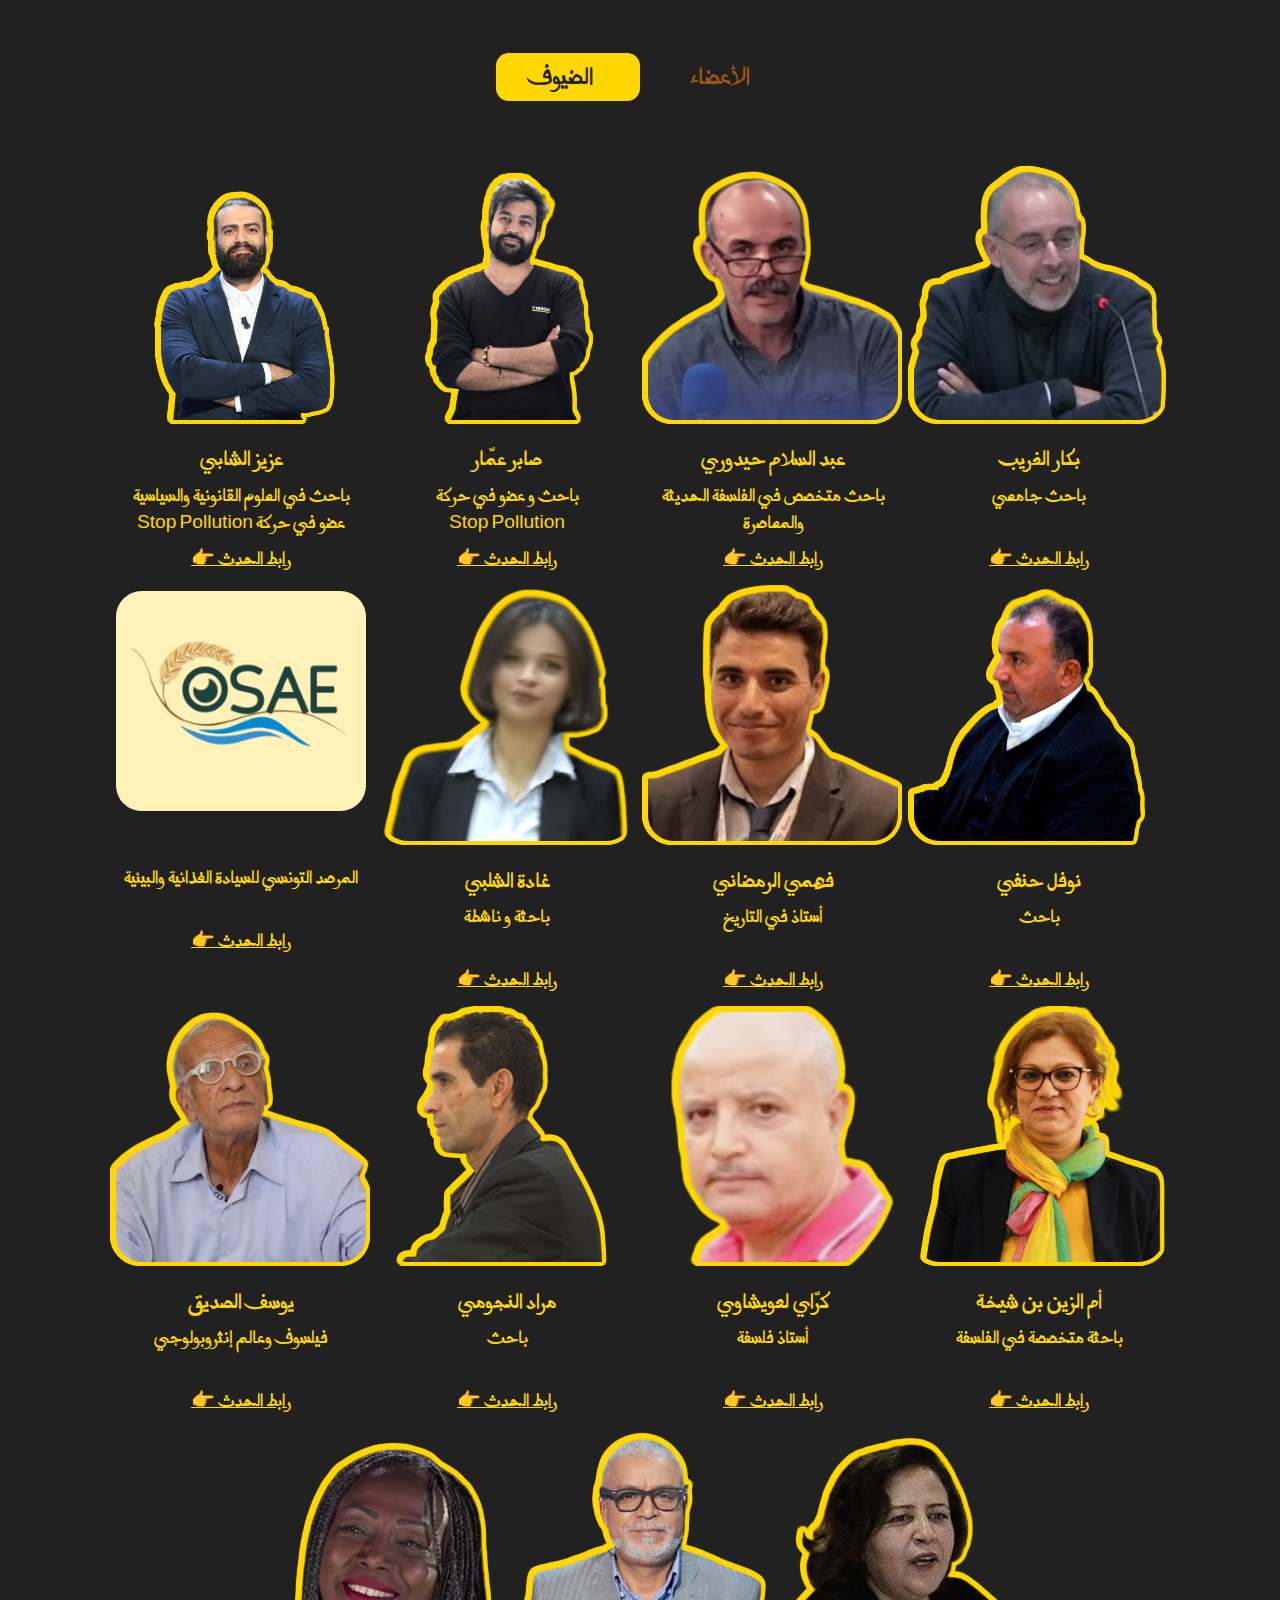
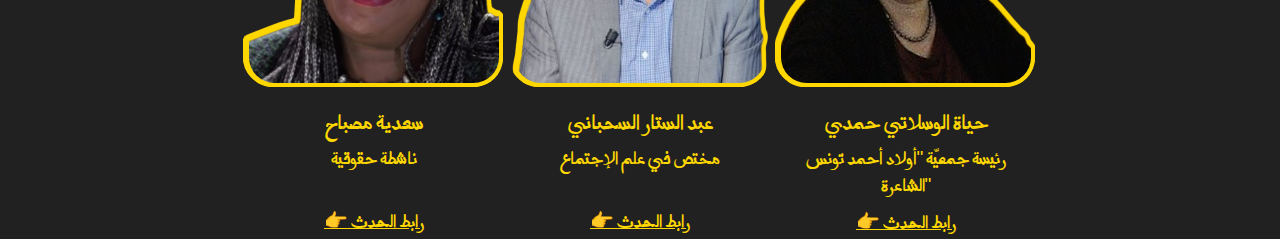
<file: test/members_and_guests.html>
<!DOCTYPE html>
<html lang="ar">

<head>
  <meta charset="UTF-8">
  <meta name="viewport" content="width=device-width, initial-scale=1.0">
  <title>نادي صوفيا للفلسفة - الضيوف و الأعضاء
  </title>

  <style>
    @font-face {
      font-family: 'Taro';
      src: url('fonts/alfont_com_taro.ttf') format('truetype');
    }

    * {
      margin: 0;
      padding: 0;
      box-sizing: border-box;
    }

    html,
    body {
      height: 100%;
    }

    /* default = dark */
    body {
      display: flex;
      flex-direction: column;
      /* 👈 THIS IS THE KEY */
      align-items: center;
      background-color: #212121;
      font-family: 'Taro', sans-serif;
      transition: background-color 0.4s ease-in-out;
      padding-top: 2rem;
    }


    nav.amazing-tabs {
      padding: 1rem 2rem;
      user-select: none;
    }

    button {
      border: none;
      background: transparent;
      cursor: pointer;
    }

    .filters-container {
      padding: 0 3rem;
      max-height: 3.8rem;
    }

    .filters-wrapper {
      position: relative;
    }

    .filter-tabs {
      list-style: none;
      display: flex;
      gap: 2rem;
      padding: 0.3rem;
    }

    .filter-tabs li {
      z-index: 1;
    }

    .filter-button {
      min-width: 8rem;
      height: 3rem;
      display: flex;
      align-items: center;
      justify-content: center;
      font-size: 1.6rem;
      font-family: 'Taro', Arial, sans-serif;
      color: #f57c00;
      transition: color 0.3s ease-in-out;
    }

    .filter-slider {
      position: absolute;
      inset: 0;
      pointer-events: none;
      padding: 0.3rem;
    }

    .filter-slider-rect {
      height: 3rem;
      width: 50%;
      border-radius: 0.8rem;
      background-color: #ffd700;
      transform: translateX(100%);
      transition: transform 0.4s ease-in-out,
        background-color 0.4s ease-in-out;
    }

    /* Make the "الأعضاء" button unclickable */
    .filter-tabs li:nth-child(2) .filter-button {
      pointer-events: none;
      opacity: 0.6;
      /* optional: make it look disabled */
    }

    /* ------------------- GUEST SECTION ------------------- */
    .guests-section {
      margin-top: 3rem;
      display: flex;
      gap: clamp(0.5rem, 2vw, 1rem);
      /* smaller gap for tiny screens */
      justify-content: center;
      flex-wrap: wrap;
      align-items: flex-start;
    }

    .guest-card {
      flex: 1 1 clamp(140px, 45%, 250px);
      /* dynamic width */
      max-width: 250px;
      text-align: center;
      box-sizing: border-box;
    }

    .guest-card img {
      width: 100%;
      aspect-ratio: 1 / 1;
      /* maintain square shape */
      object-fit: cover;
      border-radius: 1.6rem;
      filter:
        drop-shadow(-2px 0 0 #ffd700) drop-shadow(2px 0 0 #ffd700) drop-shadow(0 -2px 0 #ffd700) drop-shadow(0 2px 0 #ffd700) drop-shadow(-1.5px -1.5px 0 #ffd700) drop-shadow(1.5px 1.5px 0 #ffd700) drop-shadow(-1.5px 1.5px 0 #ffd700) drop-shadow(1.5px -1.5px 0 #ffd700);
    }

    .guest-text {
      min-height: 6rem;
      /* keep text at same level */
    }

    .guest-name {
      margin-top: 0.8rem;
      font-size: clamp(1rem, 2vw, 1.4rem);
      color: #ffd700;
    }

    .guest-description {
      margin-top: 0.4rem;
      font-size: clamp(0.9rem, 1.5vw, 1.2rem);
      color: #ffd700;
      line-height: 1.4;
    }

    .guest-event {
      margin-top: 0.4rem;
      font-size: clamp(0.9rem, 1.5vw, 1.2rem);
    }

    .guest-event a {
      color: #ffd700;
      text-decoration: underline;
      transition: color 0.3s ease;
    }

    .guest-event a:hover {
      color: #ffffff;
    }

    /* ------------------- RESPONSIVE ------------------- */
    @media (max-width: 768px) {
      .guest-card {
        flex: 1 1 45%;
        /* 2 cards per row on tablet */
        max-width: 45%;
      }
    }

    /* ------------------- RESPONSIVE ------------------- */
    @media (max-width: 480px) {

      html,
      body {
        overflow-x: hidden;
        /* prevent horizontal scroll */
      }

      .guests-section {
        gap: 0.4rem;
        /* reduce gap slightly */
        padding: 0 0.2rem;
        /* reduce side padding */
        justify-content: space-between;
        /* distribute cards nicely */
      }

      .guest-card {
        flex: 1 1 calc(50% - 0.3rem);
        /* width minus gap */
        max-width: calc(50% - 0.3rem);
        box-sizing: border-box;
      }

      .guest-card img {
        width: 100%;
        height: auto;
        aspect-ratio: 1 / 1;
        /* keep square */
      }
    }
  </style>
</head>

<body>

  <nav class="amazing-tabs">
    <div class="filters-container">
      <div class="filters-wrapper">

        <ul class="filter-tabs">

          <!-- الضيوف NOW GETS DARK MODE -->
          <li>
            <button class="filter-button" data-translate-value="0" data-slider-color="#ffd700" data-text-color="#212121"
              data-body-color="#212121">
              الضيوف
            </button>
          </li>

          <!-- الأعضاء NOW GETS YELLOW MODE (DEFAULT ACTIVE) -->
          <li>
            <button class="filter-button" data-translate-value="100%" data-slider-color="#212121"
              data-text-color="#ffffff" data-body-color="#ffd700" style="color:#ffffff">
              الأعضاء
            </button>
          </li>

        </ul>

        <div class="filter-slider">
          <div class="filter-slider-rect"></div>
        </div>

      </div>
    </div>
  </nav>


  <section class="guests-section">

    <div class="guest-card">
      <div class="guest-image-wrapper">
        <img src="images/عزيز_الشابي.png" alt="عزيز الشابي">
      </div>
      <div class="guest-text">
        <div class="guest-name">عزيز الشابي</div>
        <div class="guest-description">
          باحث في العلوم القانونية والسياسية<br>
          Stop Pollution عضو في حركة
        </div>
      </div>
      <div class="guest-event">
        <a href="https://www.facebook.com/photo.php?fbid=1414771387323102&set=a.492184866248430&type=3&ref=embed_post"
          target="_blank">
          👉 رابط الحدث
        </a>
      </div>
    </div>

    <div class="guest-card">
      <div class="guest-image-wrapper">
        <img src="images/صابر عمّار.png" alt="صابر عمّار">
      </div>
      <div class="guest-text">
        <div class="guest-name">صابر عمّار</div>
        <div class="guest-description">
          باحث و عضو في حركة
          <br>Stop Pollution
        </div>
      </div>
      <div class="guest-event">
        <a href="https://www.facebook.com/photo.php?fbid=1414771387323102&set=a.492184866248430&type=3&ref=embed_post"
          target="_blank">
          👉 رابط الحدث
        </a>
      </div>
    </div>

    <div class="guest-card">
      <div class="guest-image-wrapper">
        <img src="images/عبد السلام حيدوري.png" alt="عبد السلام حيدوري">
      </div>
      <div class="guest-text">
        <div class="guest-name">عبد السلام حيدوري</div>
        <div class="guest-description">
          باحث متخصص في الفلسفة الحديثة والمعاصرة
        </div>
      </div>
      <div class="guest-event">
        <a href="https://www.facebook.com/permalink.php?story_fbid=1182644683869108&id=100063707634531&ref=embed_post"
          target="_blank">
          👉 رابط الحدث
        </a>
      </div>
    </div>

    <div class="guest-card">
      <div class="guest-image-wrapper">
        <img src="images/بكار الغريب.png" alt="بكار الغريب">
      </div>
      <div class="guest-text">
        <div class="guest-name">بكار الغريب</div>
        <div class="guest-description">
          باحث جامعي
        </div>
      </div>
      <div class="guest-event">
        <!-- Add event link if available -->
        <a href="https://www.facebook.com/permalink.php?story_fbid=910174374449475&id=100063707634531&ref=embed_post"
          target="_blank">
          👉 رابط الحدث
        </a>
      </div>

    </div>


    <div class="guest-card">
      <div class="guest-image-wrapper"
        style="height: 220px; display: flex; align-items: center; justify-content: center; background-color: #fff2b8; border-radius: 1.6rem;">
        <img src="images/OSAE.png" alt="OSAE"
          style="max-width: 500px; max-height: 100%; object-fit: contain; filter: none;">
      </div>
      <div class="guest-text">
        <div class="guest-name"><br></div>
        <div class="guest-description">
          المرصد التونسي للسيادة الغذائية والبيئية
        </div>
      </div>
      <div class="guest-event">
        <a href="https://www.facebook.com/permalink.php?story_fbid=900932752040304&id=100063707634531&ref=embed_post"
          target="_blank">
          👉 رابط الحدث
        </a>
      </div>
    </div>
    <div class="guest-card">
      <div class="guest-image-wrapper">
        <img src="images/غادة_الشلبي.png" alt="غادة الشلبي">
      </div>
      <div class="guest-text">
        <div class="guest-name">غادة الشلبي</div>
        <div class="guest-description">
          <!-- Add description if needed -->
          باحثة و ناشطة
        </div>
      </div>
      <div class="guest-event">
        <a href="https://www.facebook.com/permalink.php?story_fbid=839390511527862&id=100063707634531&ref=embed_post"
          target="_blank">
          👉 رابط الحدث
        </a>
      </div>
    </div>


    <div class="guest-card">
      <div class="guest-image-wrapper">
        <img src="images/فهمي_الرمضاني.png" alt="فهمي الرمضاني">
      </div>
      <div class="guest-text">
        <div class="guest-name">فهمي الرمضاني</div>
        <div class="guest-description">
          أستاذ في التاريخ
        </div>
      </div>
      <div class="guest-event">
        <a href="https://www.facebook.com/permalink.php?story_fbid=839390511527862&id=100063707634531&ref=embed_post"
          target="_blank">
          👉 رابط الحدث
        </a>
      </div>
    </div>

    <div class="guest-card">
      <div class="guest-image-wrapper">
        <img src="images/نوفل حنفي.png" alt="نوفل حنفي">
      </div>
      <div class="guest-text">
        <div class="guest-name">نوفل حنفي</div>
        <div class="guest-description">
          باحث </div>
      </div>
      <div class="guest-event">
        <a href="https://www.facebook.com/permalink.php?story_fbid=401334191756373&id=100063707634531&ref=embed_post"
          target="_blank">
          👉 رابط الحدث
        </a>
      </div>
    </div>

    <div class="guest-card">
      <div class="guest-image-wrapper">
        <img src="images/يوسف_الصديق.png" alt="يوسف الصديق">
      </div>
      <div class="guest-text">
        <div class="guest-name">يوسف الصديق</div>
        <div class="guest-description">
          فيلسوف وعالم إنثروبولوجي
        </div>
      </div>
      <div class="guest-event">
        <a href="https://www.facebook.com/permalink.php?story_fbid=351598116729981&id=100063707634531&ref=embed_post"
          target="_blank">
          👉 رابط الحدث
        </a>
      </div>
    </div>

    <div class="guest-card">
      <div class="guest-image-wrapper">
        <img src="images/مراد_النجومي.png" alt="مراد النجومي">
      </div>
      <div class="guest-text">
        <div class="guest-name">مراد النجومي</div>
        <div class="guest-description">
          باحث
        </div>
      </div>
      <div class="guest-event">
        <a href="https://www.facebook.com/permalink.php?story_fbid=330066552216471&id=100063707634531&ref=embed_post"
          target="_blank">
          👉 رابط الحدث
        </a>
      </div>
    </div>

    <div class="guest-card">
      <div class="guest-image-wrapper">
        <img src="images/كرّاي لعويشاوي.png" alt="كرّاي لعويشاوي">
      </div>
      <div class="guest-text">
        <div class="guest-name">كرّاي لعويشاوي</div>
        <div class="guest-description">
          أستاذ فلسفة
        </div>
      </div>
      <div class="guest-event">
        <a href="https://www.facebook.com/permalink.php?story_fbid=330066552216471&id=100063707634531&ref=embed_post"
          target="_blank">
          👉 رابط الحدث
        </a>
      </div>
    </div>

    <div class="guest-card">
      <div class="guest-image-wrapper">
        <img src="images/أم الزين بن شيخة.png" alt="أم الزين بن شيخة">
      </div>
      <div class="guest-text">
        <div class="guest-name">أم الزين بن شيخة</div>
        <div class="guest-description">
          باحثة متخصصة في الفلسفة
        </div>
      </div>
      <div class="guest-event">
        <a href="https://www.facebook.com/permalink.php?story_fbid=204934704729657&id=100063707634531&ref=embed_post"
          target="_blank">
          👉 رابط الحدث
        </a>
      </div>
    </div>

    <div class="guest-card">
      <div class="guest-image-wrapper">
        <img src="images/سعدية_مصباح.png" alt="سعدية مصباح">
      </div>
      <div class="guest-text">
        <div class="guest-name">سعدية مصباح</div>
        <div class="guest-description">
          ناشطة حقوقية
        </div>
      </div>
      <div class="guest-event">
        <a href="https://www.facebook.com/permalink.php?story_fbid=201308871758907&id=100063707634531&ref=embed_post"
          target="_blank">
          👉 رابط الحدث
        </a>
      </div>
    </div>

    <div class="guest-card">
      <div class="guest-image-wrapper">
        <img src="images/عبد_الستار_السحباني.png" alt="عبد الستار السحباني">
      </div>
      <div class="guest-text">
        <div class="guest-name">عبد الستار السحباني</div>
        <div class="guest-description">
          مختص في علم الإجتماع
        </div>
      </div>
      <div class="guest-event">
        <a href="https://www.facebook.com/permalink.php?story_fbid=201308871758907&id=100063707634531&ref=embed_post"
          target="_blank">
          👉 رابط الحدث
        </a>
      </div>
    </div>

    <div class="guest-card">
      <div class="guest-image-wrapper">
        <img src="images/حياة الوسلاتي حمدي.png" alt="حياة الوسلاتي حمدي">
      </div>
      <div class="guest-text">
        <div class="guest-name">حياة الوسلاتي حمدي</div>
        <div class="guest-description">
          رئيسة جمعيّة "أولاد أحمد تونس الشاعرة"
        </div>
      </div>
      <div class="guest-event">
        <a href="https://www.facebook.com/permalink.php?story_fbid=189015816321546&id=100063707634531&ref=embed_post"
          target="_blank">
          👉 رابط الحدث
        </a>
      </div>
    </div>


  </section>

  <script>
    const buttons = document.querySelectorAll(".filter-button");
    const slider = document.querySelector(".filter-slider-rect");

    function activate(btn) {
      buttons.forEach(b => b.style.color = "#f57c00");

      slider.style.transform = `translateX(${btn.dataset.translateValue})`;
      slider.style.backgroundColor = btn.dataset.sliderColor;
      document.body.style.backgroundColor = btn.dataset.bodyColor;
      btn.style.color = btn.dataset.textColor;
    }

    buttons.forEach(btn => {
      btn.addEventListener("click", () => activate(btn));
    });

    // ✅ DEFAULT = الضيوف
    activate(buttons[0]);
  </script>


</body>

</html>
</file>
<file: style2.css>
@charset "UTF-8";

#loader-wrapper {
    position: fixed;
    top: 0;
    left: 0;
    width: 100%;
    height: 100%;
    z-index: 1000;
}
#loader {
    display: block;
    position: relative;
    left: 50%;
    top: 50%;
    width: 150px;
    height: 150px;
    margin: -75px 0 0 -75px;
    border-radius: 50%;
    border: 3px solid transparent;
    border-top-color: #787F73;
    animation: spin 2s linear infinite;
    z-index: 1001;
}
#loader:before {
    content: "";
    position: absolute;
    top: 5px;
    left: 5px;
    right: 5px;
    bottom: 5px;
    border-radius: 50%;
    border: 3px solid transparent;
    border-top-color: #A2FF60;
    animation: spin 3s linear infinite;
}
#loader:after {
    content: "";
    position: absolute;
    top: 15px;
    left: 15px;
    right: 15px;
    bottom: 15px;
    border-radius: 50%;
    border: 3px solid transparent;
    border-top-color: #F0FFE5;
    animation: spin 1.5s linear infinite;
}
  
@keyframes spin {
    0%   { 
        transform: rotate(0deg);
    }
    100% {
        transform: rotate(360deg);
    }
}

#loader-wrapper .loader-section {
    position: fixed;
    top: 0;
    width: 51%;
    height: 100%;
    background: #222;
    z-index: 1000;
    transform: translateX(0);
}
#loader-wrapper .loader-section.section-left {
    left: 0;
}
#loader-wrapper .loader-section.section-right {
    right: 0;
}

/* Loaded */
.loaded #loader-wrapper .loader-section.section-left {
    transform: translateX(-100%);
    transition: all 0.7s 0.3s cubic-bezier(0.645, 0.045, 0.355, 1.000);
}
.loaded #loader-wrapper .loader-section.section-right {
    transform: translateX(100%);
    transition: all 0.7s 0.3s cubic-bezier(0.645, 0.045, 0.355, 1.000);
}
.loaded #loader {
    opacity: 0;  
    transition: all 0.3s ease-out;
}
.loaded #loader-wrapper {
    visibility: hidden;               
    transform: translateY(-100%);
    transition: all 0.3s 1s ease-out;
}

/* LOADING HOVERS PAGE */
@keyframes fadeIn { 
    from {opacity: 0;} 
    to {opacity: 1;} 
}
.fade-in {
    opacity: 0;
    animation: fadeIn ease-in 1;
    animation-fill-mode: forwards;
    animation-duration: 2.5s;
    animation-delay: 3s;
}

/* FLEXBOX THINGS */
.parent {
    display: flex;
    align-items: center;
    justify-content: center;
    flex-direction: row;
    height: 100vh;
}
.child {
    position: absolute;
    display: none;
    margin-top: 3em;
    margin-left: -1.5em;
}

/* GENERAL PAGE STRUCTURE */
body {
    margin: 0;
    background-color: #000;
}

/* NAV BAR */
a {
    font: 16px 'Raleway', Helvetica, sans-serif;
    text-decoration: none;
    color: #787F73;
    border-bottom: none;
    transition: border .5s ease;
}
a:visited {color: #787F73;}
a:hover {
    color: #F0FFE5;
   /* border-bottom: 1px solid #F0FFE5; */
}
a:active {
    color: #F0FFE5;
   /* border-bottom: 1px solid #F0FFE5; */ 
}

/* HIDING BAR */
.hover {
    display: inline-flex;
}

/* ELEMENTS */
h1 {
    font: 38.41px Playfair Display, Times New Roman, serif;
    font-variant-ligatures: none;
    color: #F0FFE5;
    letter-spacing: .2em;
    transition: color 0.5s ease;
}
h1:hover {
    color: #787F73;
}

/* TEXT ALIGNMENT */
    .center {text-align: center;}
    .right {text-align: right;}
    .left {text-align: left;}
    .justify {text-align: justify;}

/* MARGINS */
    .l25 {margin-left: 1.5em;}
    .r25 {margin-right: 1.5em;}
    .t25 {margin-top: 1.5em;}
    .b25 {margin-bottom: 1.5em;}
    .all25 {margin: 1.5em;}

/* COLORS */
    .gry {color: #888;}
    .wht {color: #fff;}
    .vLiteGrn {color: #F0FFE5;}
    .forestGrn {color: #787F73;}
    .blk {color: #000;}

/* CAPITALIZATION */
    .uc {text-transform: uppercase;}
    .lc {text-transform: lowercase;}
    .sent {text-transform: capitalize;}

/* DISPLAYS */
    .block {display: block;}
    .inline {display: inline;}
    .inBlock {display: inline-block;}
</file>
